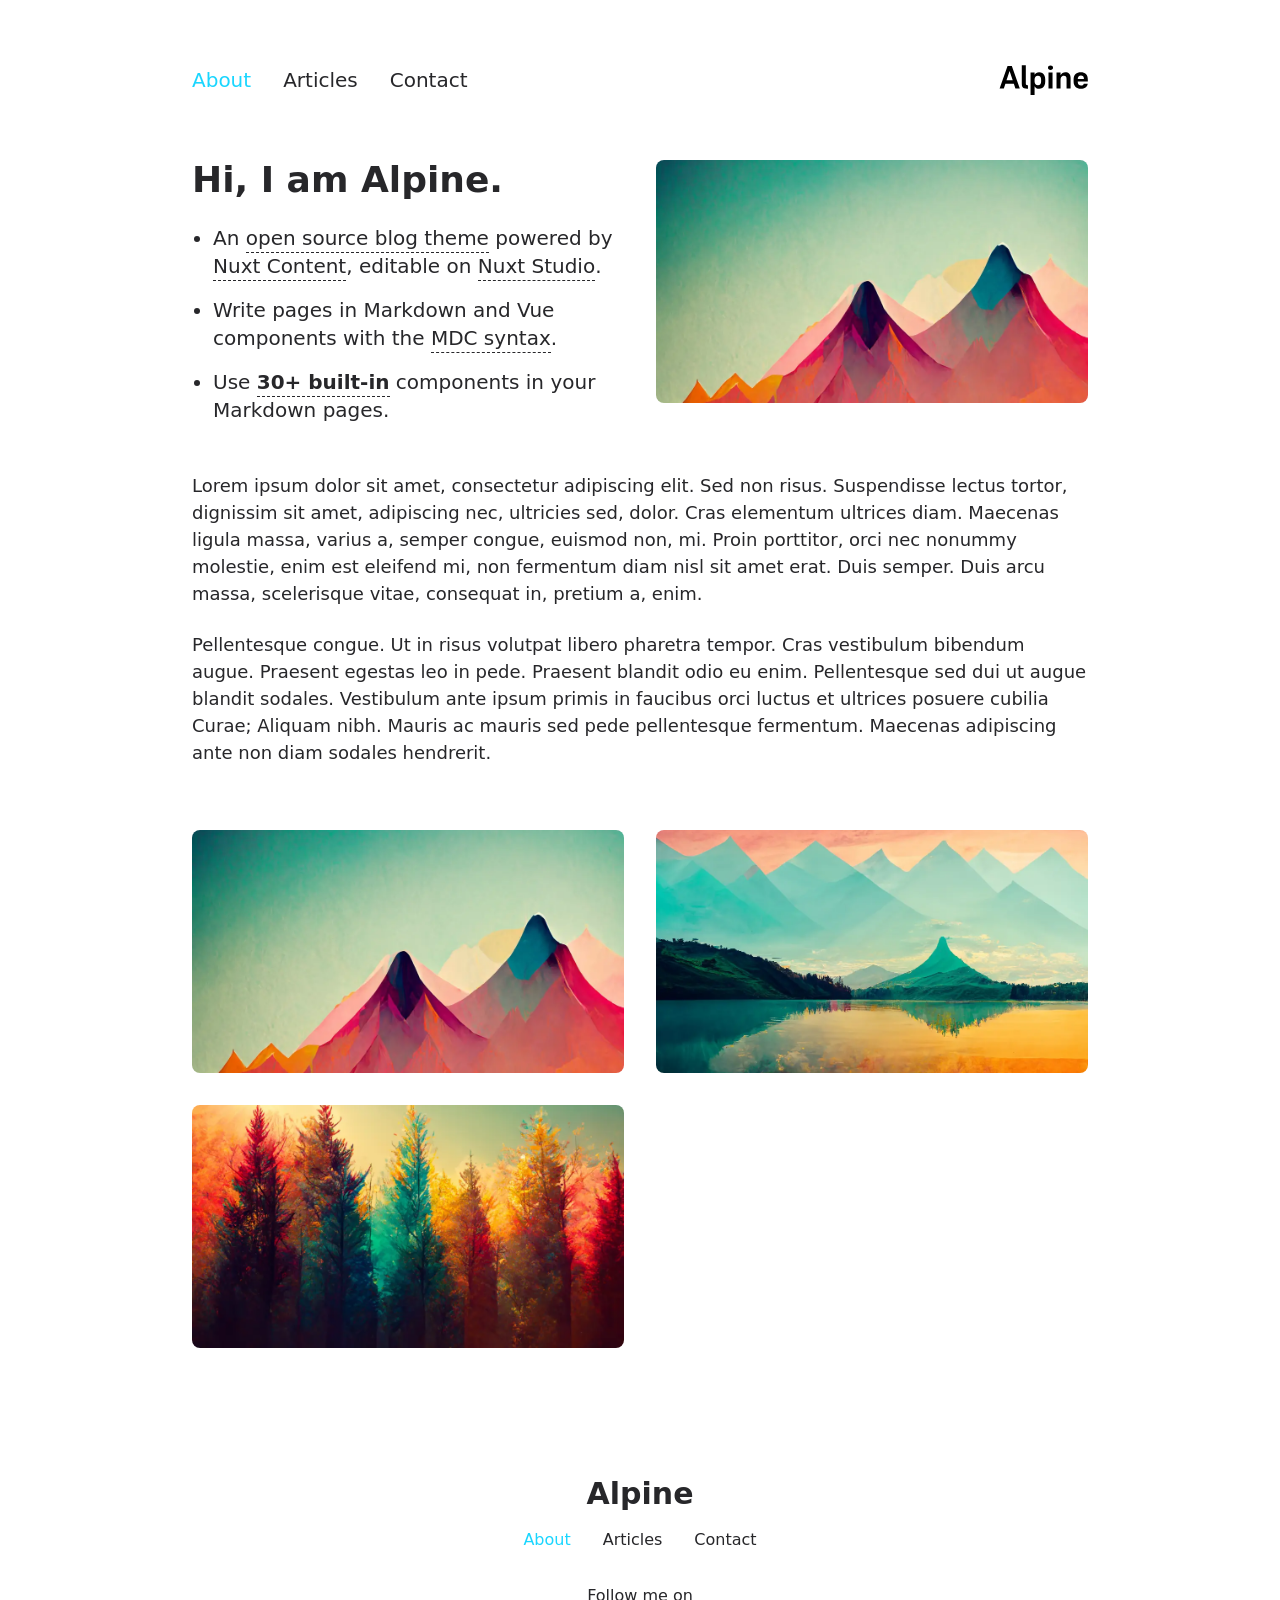
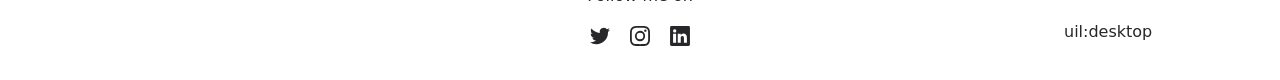
<file: index.html>
<!DOCTYPE html><html lang="en"><head><meta charset="utf-8">
<meta name="viewport" content="width=device-width, initial-scale=1">
<title>Alpine</title>
<meta name="twitter:card" content="summary_large_image">
<meta property="og:image" content="/social-card-preview.png">
<meta property="og:image:width" content="400">
<meta property="og:image:height" content="300">
<meta property="og:image:alt" content="An image showcasing my project.">
<meta property="og:title" content="Alpine">
<meta name="description" content="An open source blog theme powered by Nuxt.">
<meta property="og:description" content="An open source blog theme powered by Nuxt.">
<link rel="preload" as="fetch" crossorigin="anonymous" href="/_payload.json">
<link rel="stylesheet" href="/_nuxt/entry.8NE_guju.css">
<link rel="stylesheet" href="/_nuxt/DocumentDrivenNotFound.n-bBYMyl.css">
<link rel="stylesheet" href="/_nuxt/Hero.ZyTraj1G.css">
<link rel="stylesheet" href="/_nuxt/ProseUl.I7SZkGOF.css">
<link rel="stylesheet" href="/_nuxt/ProseLi.JvGtlh8X.css">
<link rel="stylesheet" href="/_nuxt/ProseA.KSt1KyEu.css">
<link rel="stylesheet" href="/_nuxt/ProseStrong.GTl-jRAc.css">
<link rel="stylesheet" href="/_nuxt/ProseP.qPNhBo8b.css">
<link rel="stylesheet" href="/_nuxt/Gallery.MyTK6Yfk.css">
<link rel="modulepreload" as="script" crossorigin href="/_nuxt/entry.piHMjtJQ.js">
<link rel="modulepreload" as="script" crossorigin href="/_nuxt/NuxtImg.kcbMGlcE.js">
<link rel="modulepreload" as="script" crossorigin href="/_nuxt/document-driven.Oq5_hZie.js">
<link rel="modulepreload" as="script" crossorigin href="/_nuxt/DocumentDrivenEmpty.YyOzFpLK.js">
<link rel="modulepreload" as="script" crossorigin href="/_nuxt/ContentRenderer.9ZOQl4t6.js">
<link rel="modulepreload" as="script" crossorigin href="/_nuxt/ContentRendererMarkdown.vue.kmIV5VAn.js">
<link rel="modulepreload" as="script" crossorigin href="/_nuxt/preview.dbGsIkae.js">
<link rel="modulepreload" as="script" crossorigin href="/_nuxt/DocumentDrivenNotFound.yR5mhhGG.js">
<link rel="modulepreload" as="script" crossorigin href="/_nuxt/default.LOH5PLlu.js">
<link rel="modulepreload" as="script" crossorigin href="/_nuxt/ContentRendererMarkdown._HFHk7zW.js">
<link rel="modulepreload" as="script" crossorigin href="/_nuxt/Hero.dmtTw1t8.js">
<link rel="modulepreload" as="script" crossorigin href="/_nuxt/MDCSlot.cL4qrDrU.js">
<link rel="modulepreload" as="script" crossorigin href="/_nuxt/slot.ZWJsB4KM.js">
<link rel="modulepreload" as="script" crossorigin href="/_nuxt/ProseUl.Z91Ly52c.js">
<link rel="modulepreload" as="script" crossorigin href="/_nuxt/ProseLi.PxjbZ00t.js">
<link rel="modulepreload" as="script" crossorigin href="/_nuxt/ProseA.Wxh8JNDL.js">
<link rel="modulepreload" as="script" crossorigin href="/_nuxt/ProseStrong.nusDAJqe.js">
<link rel="modulepreload" as="script" crossorigin href="/_nuxt/ProseP.xWRhOPv4.js">
<link rel="modulepreload" as="script" crossorigin href="/_nuxt/Gallery.t_nm1cSW.js">
<link rel="prefetch" as="style" href="/_nuxt/article.0f_yxKQu.css">
<link rel="prefetch" as="script" crossorigin href="/_nuxt/article.03e5_qke.js">
<link rel="prefetch" as="script" crossorigin href="/_nuxt/date.3uOv5BcS.js">
<link rel="prefetch" as="script" crossorigin href="/_nuxt/page.PvZ3QvYi.js">
<link rel="prefetch" as="script" crossorigin href="/_nuxt/client-db.ex8mlr6-.js">
<link rel="prefetch" as="script" crossorigin href="/_nuxt/slugify.kIh9Y0xo.js">
<link rel="prefetch" as="style" href="/_nuxt/useStudio.3MfaGMCn.css">
<link rel="prefetch" as="script" crossorigin href="/_nuxt/useStudio._XvwqSln.js">
<link rel="prefetch" as="script" crossorigin href="/_nuxt/query.VLJ2mpmj.js">
<link rel="prefetch" as="style" href="/_nuxt/error-404._LjjY-y0.css">
<link rel="prefetch" as="script" crossorigin href="/_nuxt/error-404.BqSmLY7t.js">
<link rel="prefetch" as="style" href="/_nuxt/error-500.Ke0_YfD7.css">
<link rel="prefetch" as="script" crossorigin href="/_nuxt/error-500.fUy7qoAT.js">
<script type="module" src="/_nuxt/entry.piHMjtJQ.js" crossorigin></script><style id="pinceau-runtime-hydratable">@media{.phy[--]{--puid:vLuzJM-v;}.pv-06_bhb{max-width:var(--elements-container-maxWidth);padding-left:var(--elements-container-padding-mobile);padding-right:var(--elements-container-padding-mobile);}@media (min-width: 475px){.pv-06_bhb{padding-left:var(--elements-container-padding-xs);padding-right:var(--elements-container-padding-xs);}}@media (min-width: 640px){.pv-06_bhb{padding-left:var(--elements-container-padding-sm);padding-right:var(--elements-container-padding-sm);}}@media (min-width: 768px){.pv-06_bhb{padding-left:var(--elements-container-padding-md);padding-right:var(--elements-container-padding-md);}}} @media{.phy[--]{--puid:Lsi_Sm-c;}.pc-Lsi_Sm[data-v-8126db10]{---6-li-cols:2;}} </style><style id="pinceau-theme">@media { :root {--pinceau-mq: initial; --alpine-readableLine: 68ch;--alpine-backdrop-backgroundColor: #f4f4f5b3;--prose-code-inline-padding: 0.2rem 0.375rem 0.2rem 0.375rem;--prose-code-block-backdropFilter: contrast(1);--prose-code-block-border-style: solid;--prose-code-block-border-width: 1px;--prose-tbody-tr-borderBottom-style: dashed;--prose-tbody-tr-borderBottom-width: 1px;--prose-th-textAlign: inherit;--prose-thead-borderBottom-style: solid;--prose-thead-borderBottom-width: 1px;--prose-thead-border-style: solid;--prose-thead-border-width: 0px;--prose-table-textAlign: start;--prose-hr-width: 1px;--prose-hr-style: solid;--prose-li-listStylePosition: outside;--prose-ol-li-markerColor: currentColor;--prose-ol-paddingInlineStart: 21px;--prose-ol-listStyleType: decimal;--prose-ul-li-markerColor: currentColor;--prose-ul-paddingInlineStart: 21px;--prose-ul-listStyleType: disc;--prose-blockquote-border-style: solid;--prose-blockquote-border-width: 4px;--prose-blockquote-quotes: '201C' '201D' '2018' '2019';--prose-blockquote-paddingInlineStart: 24px;--prose-a-code-color-hover: currentColor;--prose-a-code-color-static: currentColor;--prose-a-hasCode-borderBottom: none;--prose-a-border-distance: 2px;--prose-a-border-color-hover: currentColor;--prose-a-border-color-static: currentColor;--prose-a-border-style-hover: solid;--prose-a-border-style-static: dashed;--prose-a-border-width: 1px;--prose-a-color-static: inherit;--prose-a-textDecoration: none;--prose-h6-margin: 3rem 0 2rem;--prose-h5-margin: 3rem 0 2rem;--prose-h4-margin: 3rem 0 2rem;--prose-h3-margin: 3rem 0 2rem;--prose-h2-margin: 3rem 0 2rem;--prose-h1-margin: 0 0 2rem;--prose-p-fontSize: 18px;--typography-lead-loose: 2;--typography-lead-relaxed: 1.625;--typography-lead-normal: 1.5;--typography-lead-snug: 1.375;--typography-lead-tight: 1.25;--typography-lead-none: 1;--typography-lead-10: 2.5rem;--typography-lead-9: 2.25rem;--typography-lead-8: 2rem;--typography-lead-7: 1.75rem;--typography-lead-6: 1.5rem;--typography-lead-5: 1.25rem;--typography-lead-4: 1rem;--typography-lead-3: .75rem;--typography-lead-2: .5rem;--typography-lead-1: .025rem;--typography-fontWeight-black: 900;--typography-fontWeight-extrabold: 800;--typography-fontWeight-bold: 700;--typography-fontWeight-semibold: 600;--typography-fontWeight-medium: 500;--typography-fontWeight-normal: 400;--typography-fontWeight-light: 300;--typography-fontWeight-extralight: 200;--typography-fontWeight-thin: 100;--typography-fontSize-9xl: 128px;--typography-fontSize-8xl: 96px;--typography-fontSize-7xl: 72px;--typography-fontSize-6xl: 60px;--typography-fontSize-5xl: 48px;--typography-fontSize-4xl: 36px;--typography-fontSize-3xl: 30px;--typography-fontSize-2xl: 24px;--typography-fontSize-xl: 20px;--typography-fontSize-lg: 18px;--typography-fontSize-base: 16px;--typography-fontSize-sm: 14px;--typography-fontSize-xs: 12px;--typography-letterSpacing-wide: 0.025em;--typography-letterSpacing-tight: -0.025em;--typography-verticalMargin-base: 24px;--typography-verticalMargin-sm: 16px;--elements-border-secondary-hover: [object Object];--elements-backdrop-background: #fffc;--elements-backdrop-filter: saturate(200%) blur(20px);--elements-container-maxWidth: 64rem;--lead-loose: 2;--lead-relaxed: 1.625;--lead-normal: 1.5;--lead-snug: 1.375;--lead-tight: 1.25;--lead-none: 1;--lead-10: 2.5rem;--lead-9: 2.25rem;--lead-8: 2rem;--lead-7: 1.75rem;--lead-6: 1.5rem;--lead-5: 1.25rem;--lead-4: 1rem;--lead-3: .75rem;--lead-2: .5rem;--lead-1: .025rem;--letterSpacing-widest: 0.1em;--letterSpacing-wider: 0.05em;--letterSpacing-wide: 0.025em;--letterSpacing-normal: 0em;--letterSpacing-tight: -0.025em;--letterSpacing-tighter: -0.05em;--fontSize-9xl: 8rem;--fontSize-8xl: 6rem;--fontSize-7xl: 4.5rem;--fontSize-6xl: 3.75rem;--fontSize-5xl: 3rem;--fontSize-4xl: 2.25rem;--fontSize-3xl: 1.875rem;--fontSize-2xl: 1.5rem;--fontSize-xl: 1.25rem;--fontSize-lg: 1.125rem;--fontSize-base: 1rem;--fontSize-sm: 0.875rem;--fontSize-xs: 0.75rem;--fontWeight-black: 900;--fontWeight-extrabold: 800;--fontWeight-bold: 700;--fontWeight-semibold: 600;--fontWeight-medium: 500;--fontWeight-normal: 400;--fontWeight-light: 300;--fontWeight-extralight: 200;--fontWeight-thin: 100;--font-mono: ui-monospace, SFMono-Regular, Menlo, Monaco, Consolas, Liberation Mono, Courier New, monospace;--font-serif: ui-serif, Georgia, Cambria, Times New Roman, Times, serif;--font-sans: ui-sans-serif, system-ui, -apple-system, BlinkMacSystemFont, Segoe UI, Roboto, Helvetica Neue, Arial, Noto Sans, sans-serif, Apple Color Emoji, Segoe UI Emoji, Segoe UI Symbol, Noto Color Emoji;--opacity-total: 1;--opacity-high: 0.8;--opacity-medium: 0.5;--opacity-soft: 0.3;--opacity-light: 0.15;--opacity-bright: 0.1;--opacity-noOpacity: 0;--borderWidth-lg: 3px;--borderWidth-md: 2px;--borderWidth-sm: 1px;--borderWidth-noBorder: 0;--space-rem-875: 0.875rem;--space-rem-625: 0.625rem;--space-rem-375: 0.375rem;--space-rem-125: 0.125rem;--space-px: 1px;--space-128: 32rem;--space-96: 24rem;--space-80: 20rem;--space-72: 18rem;--space-64: 16rem;--space-60: 15rem;--space-56: 14rem;--space-52: 13rem;--space-48: 12rem;--space-44: 11rem;--space-40: 10rem;--space-36: 9rem;--space-32: 8rem;--space-28: 7rem;--space-24: 6rem;--space-20: 5rem;--space-16: 4rem;--space-14: 3.5rem;--space-12: 3rem;--space-11: 2.75rem;--space-10: 2.5rem;--space-9: 2.25rem;--space-8: 2rem;--space-7: 1.75rem;--space-6: 1.5rem;--space-5: 1.25rem;--space-4: 1rem;--space-3: 0.75rem;--space-2: 0.5rem;--space-1: 0.25rem;--space-0: 0px;--size-full: 100%;--size-7xl: 80rem;--size-6xl: 72rem;--size-5xl: 64rem;--size-4xl: 56rem;--size-3xl: 48rem;--size-2xl: 42rem;--size-xl: 36rem;--size-lg: 32rem;--size-md: 28rem;--size-sm: 24rem;--size-xs: 20rem;--size-200: 200px;--size-104: 104px;--size-80: 80px;--size-64: 64px;--size-56: 56px;--size-48: 48px;--size-40: 40px;--size-32: 32px;--size-24: 24px;--size-20: 20px;--size-16: 16px;--size-12: 12px;--size-8: 8px;--size-6: 6px;--size-4: 4px;--size-2: 2px;--size-0: 0px;--radii-full: 9999px;--radii-3xl: 1.75rem;--radii-2xl: 1.5rem;--radii-xl: 1rem;--radii-lg: 0.75rem;--radii-md: 0.5rem;--radii-sm: 0.375rem;--radii-xs: 0.25rem;--radii-2xs: 0.125rem;--radii-none: 0px;--shadow-none: 0px 0px 0px 0px transparent;--shadow-lg: 0px 10px 15px -3px #000000, 0px 4px 6px -4px #000000;--shadow-md: 0px 4px 6px -1px #000000, 0px 2px 4px -2px #000000;--shadow-sm: 0px 1px 3px 0px #000000, 0px 1px 2px -1px #000000;--shadow-xs: 0px 1px 2px 0px #000000;--height-screen: 100vh;--width-screen: 100vw;--color-primary-900: #002e38;--color-primary-800: #005c70;--color-primary-700: #008aa9;--color-primary-600: #00b9e1;--color-primary-500: #1ad6ff;--color-primary-400: #40ddff;--color-primary-300: #66e4ff;--color-primary-200: #8deaff;--color-primary-100: #b3f1ff;--color-primary-50: #d9f8ff;--color-ruby-900: #380011;--color-ruby-800: #700021;--color-ruby-700: #a90032;--color-ruby-600: #e10043;--color-ruby-500: #ff1a5e;--color-ruby-400: #ff4079;--color-ruby-300: #ff6694;--color-ruby-200: #ff8dae;--color-ruby-100: #ffb3c9;--color-ruby-50: #ffd9e4;--color-pink-900: #380025;--color-pink-800: #70004b;--color-pink-700: #a90070;--color-pink-600: #e10095;--color-pink-500: #ff1ab2;--color-pink-400: #ff40bf;--color-pink-300: #ff66cc;--color-pink-200: #ff8dd8;--color-pink-100: #ffb3e5;--color-pink-50: #ffd9f2;--color-purple-900: #190038;--color-purple-800: #330070;--color-purple-700: #4c00a9;--color-purple-600: #6500e1;--color-purple-500: #811aff;--color-purple-400: #9640ff;--color-purple-300: #ab66ff;--color-purple-200: #c08dff;--color-purple-100: #d5b3ff;--color-purple-50: #ead9ff;--color-royalblue-900: #0b0531;--color-royalblue-800: #160a62;--color-royalblue-700: #211093;--color-royalblue-600: #2c15c4;--color-royalblue-500: #4127e8;--color-royalblue-400: #614bec;--color-royalblue-300: #806ff0;--color-royalblue-200: #a093f3;--color-royalblue-100: #c0b7f7;--color-royalblue-50: #dfdbfb;--color-indigoblue-900: #001238;--color-indigoblue-800: #002370;--color-indigoblue-700: #0035a9;--color-indigoblue-600: #0047e1;--color-indigoblue-500: #1a62ff;--color-indigoblue-400: #407cff;--color-indigoblue-300: #6696ff;--color-indigoblue-200: #8db0ff;--color-indigoblue-100: #b3cbff;--color-indigoblue-50: #d9e5ff;--color-blue-900: #002438;--color-blue-800: #004870;--color-blue-700: #006ca9;--color-blue-600: #0090e1;--color-blue-500: #1aadff;--color-blue-400: #40bbff;--color-blue-300: #66c8ff;--color-blue-200: #8dd6ff;--color-blue-100: #b3e4ff;--color-blue-50: #d9f1ff;--color-lightblue-900: #002e38;--color-lightblue-800: #005c70;--color-lightblue-700: #008aa9;--color-lightblue-600: #00b9e1;--color-lightblue-500: #1ad6ff;--color-lightblue-400: #40ddff;--color-lightblue-300: #66e4ff;--color-lightblue-200: #8deaff;--color-lightblue-100: #b3f1ff;--color-lightblue-50: #d9f8ff;--color-teal-900: #062a28;--color-teal-800: #0b544f;--color-teal-700: #117d77;--color-teal-600: #16a79e;--color-teal-500: #1cd1c6;--color-teal-400: #36e4da;--color-teal-300: #5fe9e1;--color-teal-200: #87efe9;--color-teal-100: #aff4f0;--color-teal-50: #d7faf8;--color-pear-900: #2a2b09;--color-pear-800: #545512;--color-pear-700: #7e801b;--color-pear-600: #a8aa24;--color-pear-500: #d0d32f;--color-pear-400: #d8da52;--color-pear-300: #e0e274;--color-pear-200: #e8e997;--color-pear-100: #eff0ba;--color-pear-50: #f7f8dc;--color-red-900: #380300;--color-red-800: #700700;--color-red-700: #a90a00;--color-red-600: #e10e00;--color-red-500: #ff281a;--color-red-400: #ff4c40;--color-red-300: #ff7066;--color-red-200: #ff948d;--color-red-100: #ffb7b3;--color-red-50: #ffdbd9;--color-orange-900: #381800;--color-orange-800: #702f00;--color-orange-700: #a94700;--color-orange-600: #e15e00;--color-orange-500: #ff7a1a;--color-orange-400: #ff9040;--color-orange-300: #ffa666;--color-orange-200: #ffbd8d;--color-orange-100: #ffd3b3;--color-orange-50: #ffe9d9;--color-yellow-900: #362b03;--color-yellow-800: #6d5605;--color-yellow-700: #a38108;--color-yellow-600: #daac0a;--color-yellow-500: #f5c828;--color-yellow-400: #f7d14c;--color-yellow-300: #f8da70;--color-yellow-200: #fae393;--color-yellow-100: #fcedb7;--color-yellow-50: #fdf6db;--color-green-900: #003f25;--color-green-800: #005e38;--color-green-700: #007e4a;--color-green-600: #009d5d;--color-green-500: #00bd6f;--color-green-400: #00dc82;--color-green-300: #30ffaa;--color-green-200: #83ffcc;--color-green-100: #acffdd;--color-green-50: #d6ffee;--color-gray-900: #18181B;--color-gray-800: #27272A;--color-gray-700: #3f3f46;--color-gray-600: #52525B;--color-gray-500: #71717A;--color-gray-400: #a1a1aa;--color-gray-300: #D4d4d8;--color-gray-200: #e4e4e7;--color-gray-100: #f4f4f5;--color-gray-50: #fafafa;--color-black: #0c0c0d;--color-white: #FFFFFF;--media-portrait: only screen and (orientation: portrait);--media-landscape: only screen and (orientation: landscape);--media-rm: (prefers-reduced-motion: reduce);--media-2xl: (min-width: 1536px);--media-xl: (min-width: 1280px);--media-lg: (min-width: 1024px);--media-md: (min-width: 768px);--media-sm: (min-width: 640px);--media-xs: (min-width: 475px);--alpine-body-color: var(--color-gray-800);--alpine-body-backgroundColor: var(--color-white);--prose-code-inline-fontWeight: var(--typography-fontWeight-normal);--prose-code-inline-fontSize: var(--typography-fontSize-sm);--prose-code-inline-borderRadius: var(--radii-xs);--prose-code-block-pre-padding: var(--typography-verticalMargin-sm);--prose-code-block-margin: var(--typography-verticalMargin-base) 0;--prose-code-block-fontSize: var(--typography-fontSize-sm);--prose-tbody-code-inline-fontSize: var(--typography-fontSize-sm);--prose-tbody-td-padding: var(--typography-verticalMargin-sm);--prose-th-fontWeight: var(--typography-fontWeight-semibold);--prose-th-padding: 0 var(--typography-verticalMargin-sm) var(--typography-verticalMargin-sm) var(--typography-verticalMargin-sm);--prose-table-lineHeight: var(--typography-lead-6);--prose-table-fontSize: var(--typography-fontSize-sm);--prose-table-margin: var(--typography-verticalMargin-base) 0;--prose-hr-margin: var(--typography-verticalMargin-base) 0;--prose-li-margin: var(--typography-verticalMargin-sm) 0;--prose-ol-margin: var(--typography-verticalMargin-base) 0;--prose-ul-margin: var(--typography-verticalMargin-base) 0;--prose-blockquote-margin: var(--typography-verticalMargin-base) 0;--prose-a-code-border-style: var(--prose-a-border-style-static);--prose-a-code-border-width: var(--prose-a-border-width);--prose-a-fontWeight: var(--typography-fontWeight-medium);--prose-img-margin: var(--typography-verticalMargin-base) 0;--prose-strong-fontWeight: var(--typography-fontWeight-semibold);--prose-h6-iconSize: var(--typography-fontSize-base);--prose-h6-fontWeight: var(--typography-fontWeight-semibold);--prose-h6-lineHeight: var(--typography-lead-normal);--prose-h6-fontSize: var(--typography-fontSize-lg);--prose-h5-iconSize: var(--typography-fontSize-lg);--prose-h5-fontWeight: var(--typography-fontWeight-semibold);--prose-h5-lineHeight: var(--typography-lead-snug);--prose-h5-fontSize: var(--typography-fontSize-xl);--prose-h4-iconSize: var(--typography-fontSize-lg);--prose-h4-letterSpacing: var(--typography-letterSpacing-tight);--prose-h4-fontWeight: var(--typography-fontWeight-semibold);--prose-h4-lineHeight: var(--typography-lead-snug);--prose-h4-fontSize: var(--typography-fontSize-2xl);--prose-h3-iconSize: var(--typography-fontSize-xl);--prose-h3-letterSpacing: var(--typography-letterSpacing-tight);--prose-h3-fontWeight: var(--typography-fontWeight-semibold);--prose-h3-lineHeight: var(--typography-lead-snug);--prose-h3-fontSize: var(--typography-fontSize-3xl);--prose-h2-iconSize: var(--typography-fontSize-2xl);--prose-h2-letterSpacing: var(--typography-letterSpacing-tight);--prose-h2-fontWeight: var(--typography-fontWeight-semibold);--prose-h2-lineHeight: var(--typography-lead-tight);--prose-h2-fontSize: var(--typography-fontSize-4xl);--prose-h1-iconSize: var(--typography-fontSize-3xl);--prose-h1-letterSpacing: var(--typography-letterSpacing-tight);--prose-h1-fontWeight: var(--typography-fontWeight-bold);--prose-h1-lineHeight: var(--typography-lead-tight);--prose-h1-fontSize: var(--typography-fontSize-5xl);--prose-p-br-margin: var(--typography-verticalMargin-base) 0 0 0;--prose-p-margin: var(--typography-verticalMargin-base) 0;--prose-p-lineHeight: var(--typography-lead-normal);--typography-color-primary-900: var(--color-primary-900);--typography-color-primary-800: var(--color-primary-800);--typography-color-primary-700: var(--color-primary-700);--typography-color-primary-600: var(--color-primary-600);--typography-color-primary-500: var(--color-primary-500);--typography-color-primary-400: var(--color-primary-400);--typography-color-primary-300: var(--color-primary-300);--typography-color-primary-200: var(--color-primary-200);--typography-color-primary-100: var(--color-primary-100);--typography-color-primary-50: var(--color-primary-50);--typography-font-code: var(--font-mono);--typography-font-body: var(--font-sans);--typography-font-display: var(--font-sans);--typography-body-backgroundColor: var(--color-white);--typography-body-color: var(--color-black);--elements-state-danger-borderColor-secondary: var(--color-red-200);--elements-state-danger-borderColor-primary: var(--color-red-100);--elements-state-danger-backgroundColor-secondary: var(--color-red-100);--elements-state-danger-backgroundColor-primary: var(--color-red-50);--elements-state-danger-color-secondary: var(--color-red-600);--elements-state-danger-color-primary: var(--color-red-500);--elements-state-warning-borderColor-secondary: var(--color-yellow-200);--elements-state-warning-borderColor-primary: var(--color-yellow-100);--elements-state-warning-backgroundColor-secondary: var(--color-yellow-100);--elements-state-warning-backgroundColor-primary: var(--color-yellow-50);--elements-state-warning-color-secondary: var(--color-yellow-700);--elements-state-warning-color-primary: var(--color-yellow-600);--elements-state-success-borderColor-secondary: var(--color-green-200);--elements-state-success-borderColor-primary: var(--color-green-100);--elements-state-success-backgroundColor-secondary: var(--color-green-100);--elements-state-success-backgroundColor-primary: var(--color-green-50);--elements-state-success-color-secondary: var(--color-green-600);--elements-state-success-color-primary: var(--color-green-500);--elements-state-info-borderColor-secondary: var(--color-blue-200);--elements-state-info-borderColor-primary: var(--color-blue-100);--elements-state-info-backgroundColor-secondary: var(--color-blue-100);--elements-state-info-backgroundColor-primary: var(--color-blue-50);--elements-state-info-color-secondary: var(--color-blue-600);--elements-state-info-color-primary: var(--color-blue-500);--elements-state-primary-borderColor-secondary: var(--color-primary-200);--elements-state-primary-borderColor-primary: var(--color-primary-100);--elements-state-primary-backgroundColor-secondary: var(--color-primary-100);--elements-state-primary-backgroundColor-primary: var(--color-primary-50);--elements-state-primary-color-secondary: var(--color-primary-700);--elements-state-primary-color-primary: var(--color-primary-600);--elements-surface-secondary-backgroundColor: var(--color-gray-200);--elements-surface-primary-backgroundColor: var(--color-gray-100);--elements-surface-background-base: var(--color-gray-100);--elements-border-secondary-static: var(--color-gray-200);--elements-border-primary-hover: var(--color-gray-200);--elements-border-primary-static: var(--color-gray-100);--elements-container-padding-md: var(--space-16);--elements-container-padding-sm: var(--space-12);--elements-container-padding-xs: var(--space-8);--elements-container-padding-mobile: var(--space-6);--elements-text-secondary-color-hover: var(--color-gray-700);--elements-text-secondary-color-static: var(--color-gray-500);--elements-text-primary-color-static: var(--color-gray-900);--text-6xl-lineHeight: var(--lead-none);--text-6xl-fontSize: var(--fontSize-6xl);--text-5xl-lineHeight: var(--lead-none);--text-5xl-fontSize: var(--fontSize-5xl);--text-4xl-lineHeight: var(--lead-10);--text-4xl-fontSize: var(--fontSize-4xl);--text-3xl-lineHeight: var(--lead-9);--text-3xl-fontSize: var(--fontSize-3xl);--text-2xl-lineHeight: var(--lead-8);--text-2xl-fontSize: var(--fontSize-2xl);--text-xl-lineHeight: var(--lead-7);--text-xl-fontSize: var(--fontSize-xl);--text-lg-lineHeight: var(--lead-7);--text-lg-fontSize: var(--fontSize-lg);--text-base-lineHeight: var(--lead-6);--text-base-fontSize: var(--fontSize-base);--text-sm-lineHeight: var(--lead-5);--text-sm-fontSize: var(--fontSize-sm);--text-xs-lineHeight: var(--lead-4);--text-xs-fontSize: var(--fontSize-xs);--shadow-2xl: 0px 25px 50px -12px var(--color-gray-900);--shadow-xl: 0px 20px 25px -5px var(--color-gray-400), 0px 8px 10px -6px #000000;--color-secondary-900: var(--color-gray-900);--color-secondary-800: var(--color-gray-800);--color-secondary-700: var(--color-gray-700);--color-secondary-600: var(--color-gray-600);--color-secondary-500: var(--color-gray-500);--color-secondary-400: var(--color-gray-400);--color-secondary-300: var(--color-gray-300);--color-secondary-200: var(--color-gray-200);--color-secondary-100: var(--color-gray-100);--color-secondary-50: var(--color-gray-50);--prose-a-code-background-hover: var(--typography-color-primary-50);--prose-a-code-border-color-hover: var(--typography-color-primary-500);--prose-a-color-hover: var(--typography-color-primary-500);--typography-color-secondary-900: var(--color-secondary-900);--typography-color-secondary-800: var(--color-secondary-800);--typography-color-secondary-700: var(--color-secondary-700);--typography-color-secondary-600: var(--color-secondary-600);--typography-color-secondary-500: var(--color-secondary-500);--typography-color-secondary-400: var(--color-secondary-400);--typography-color-secondary-300: var(--color-secondary-300);--typography-color-secondary-200: var(--color-secondary-200);--typography-color-secondary-100: var(--color-secondary-100);--typography-color-secondary-50: var(--color-secondary-50);--prose-code-inline-backgroundColor: var(--typography-color-secondary-100);--prose-code-inline-color: var(--typography-color-secondary-700);--prose-code-block-backgroundColor: var(--typography-color-secondary-100);--prose-code-block-color: var(--typography-color-secondary-700);--prose-code-block-border-color: var(--typography-color-secondary-200);--prose-tbody-tr-borderBottom-color: var(--typography-color-secondary-200);--prose-th-color: var(--typography-color-secondary-600);--prose-thead-borderBottom-color: var(--typography-color-secondary-200);--prose-thead-border-color: var(--typography-color-secondary-300);--prose-hr-color: var(--typography-color-secondary-200);--prose-blockquote-border-color: var(--typography-color-secondary-200);--prose-blockquote-color: var(--typography-color-secondary-500);--prose-a-code-border-color-static: var(--typography-color-secondary-400); } }@media { :root.dark {--pinceau-mq: dark; --alpine-backdrop-backgroundColor: #18181bb3;--prose-code-block-backdropFilter: contrast(1);--prose-ol-li-markerColor: currentColor;--prose-ul-li-markerColor: currentColor;--prose-a-code-color-hover: currentColor;--prose-a-code-color-static: currentColor;--prose-a-border-color-hover: currentColor;--prose-a-border-color-static: currentColor;--prose-a-color-static: inherit;--elements-backdrop-background: #0c0d0ccc;--alpine-body-color: var(--color-gray-200);--alpine-body-backgroundColor: var(--color-black);--typography-body-backgroundColor: var(--color-black);--typography-body-color: var(--color-white);--elements-state-danger-borderColor-secondary: var(--color-red-700);--elements-state-danger-borderColor-primary: var(--color-red-800);--elements-state-danger-backgroundColor-secondary: var(--color-red-800);--elements-state-danger-backgroundColor-primary: var(--color-red-900);--elements-state-danger-color-secondary: var(--color-red-200);--elements-state-danger-color-primary: var(--color-red-300);--elements-state-warning-borderColor-secondary: var(--color-yellow-700);--elements-state-warning-borderColor-primary: var(--color-yellow-800);--elements-state-warning-backgroundColor-secondary: var(--color-yellow-800);--elements-state-warning-backgroundColor-primary: var(--color-yellow-900);--elements-state-warning-color-secondary: var(--color-yellow-200);--elements-state-warning-color-primary: var(--color-yellow-400);--elements-state-success-borderColor-secondary: var(--color-green-700);--elements-state-success-borderColor-primary: var(--color-green-800);--elements-state-success-backgroundColor-secondary: var(--color-green-800);--elements-state-success-backgroundColor-primary: var(--color-green-900);--elements-state-success-color-secondary: var(--color-green-200);--elements-state-success-color-primary: var(--color-green-400);--elements-state-info-borderColor-secondary: var(--color-blue-700);--elements-state-info-borderColor-primary: var(--color-blue-800);--elements-state-info-backgroundColor-secondary: var(--color-blue-800);--elements-state-info-backgroundColor-primary: var(--color-blue-900);--elements-state-info-color-secondary: var(--color-blue-200);--elements-state-info-color-primary: var(--color-blue-400);--elements-state-primary-borderColor-secondary: var(--color-primary-700);--elements-state-primary-borderColor-primary: var(--color-primary-800);--elements-state-primary-backgroundColor-secondary: var(--color-primary-800);--elements-state-primary-backgroundColor-primary: var(--color-primary-900);--elements-state-primary-color-secondary: var(--color-primary-200);--elements-state-primary-color-primary: var(--color-primary-400);--elements-surface-secondary-backgroundColor: var(--color-gray-800);--elements-surface-primary-backgroundColor: var(--color-gray-900);--elements-surface-background-base: var(--color-gray-900);--elements-border-secondary-static: var(--color-gray-800);--elements-border-primary-hover: var(--color-gray-800);--elements-border-primary-static: var(--color-gray-900);--elements-text-secondary-color-hover: var(--color-gray-200);--elements-text-secondary-color-static: var(--color-gray-400);--elements-text-primary-color-static: var(--color-gray-50);--prose-a-code-background-hover: var(--typography-color-primary-900);--prose-a-code-border-color-hover: var(--typography-color-primary-600);--prose-a-color-hover: var(--typography-color-primary-400);--prose-code-inline-backgroundColor: var(--typography-color-secondary-800);--prose-code-inline-color: var(--typography-color-secondary-200);--prose-code-block-backgroundColor: var(--typography-color-secondary-900);--prose-code-block-color: var(--typography-color-secondary-200);--prose-code-block-border-color: var(--typography-color-secondary-800);--prose-tbody-tr-borderBottom-color: var(--typography-color-secondary-800);--prose-th-color: var(--typography-color-secondary-400);--prose-thead-borderBottom-color: var(--typography-color-secondary-800);--prose-thead-border-color: var(--typography-color-secondary-600);--prose-hr-color: var(--typography-color-secondary-800);--prose-blockquote-border-color: var(--typography-color-secondary-700);--prose-blockquote-color: var(--typography-color-secondary-400);--prose-a-code-border-color-static: var(--typography-color-secondary-600); } }</style><script>"use strict";(()=>{const a=window,e=document.documentElement,m=["dark","light"],c=window&&window.localStorage&&window.localStorage.getItem&&window.localStorage.getItem("nuxt-color-mode")||"system";let n=c==="system"?d():c;const l=e.getAttribute("data-color-mode-forced");l&&(n=l),i(n),a["__NUXT_COLOR_MODE__"]={preference:c,value:n,getColorScheme:d,addColorScheme:i,removeColorScheme:f};function i(o){const t=""+o+"",s="";e.classList?e.classList.add(t):e.className+=" "+t,s&&e.setAttribute("data-"+s,o)}function f(o){const t=""+o+"",s="";e.classList?e.classList.remove(t):e.className=e.className.replace(new RegExp(t,"g"),""),s&&e.removeAttribute("data-"+s)}function r(o){return a.matchMedia("(prefers-color-scheme"+o+")")}function d(){if(a.matchMedia&&r("").media!=="not all"){for(const o of m)if(r(":"+o).matches)return o}return"light"}})();
</script></head><body><div id="__nuxt"><div class="container pv-06_bhb pc-vLuzJM app-layout" data-v-6421c844 data-v-0ef1b576><!--[--><div class="nuxt-progress" style="width:0%;height:3px;opacity:0;background-size:Infinity% auto;" data-v-6421c844></div><header class="right" data-v-6421c844 data-v-2034c1c6><div class="menu" data-v-2034c1c6><button aria-label="Navigation Menu" data-v-2034c1c6><svg width="24" height="24" viewBox="0 0 68 68" fill="currentColor" xmlns="http://www.w3.org/2000/svg" data-v-2034c1c6><path d="M8 34C8 32.1362 8 31.2044 8.30448 30.4693C8.71046 29.4892 9.48915 28.7105 10.4693 28.3045C11.2044 28 12.1362 28 14 28C15.8638 28 16.7956 28 17.5307 28.3045C18.5108 28.7105 19.2895 29.4892 19.6955 30.4693C20 31.2044 20 32.1362 20 34C20 35.8638 20 36.7956 19.6955 37.5307C19.2895 38.5108 18.5108 39.2895 17.5307 39.6955C16.7956 40 15.8638 40 14 40C12.1362 40 11.2044 40 10.4693 39.6955C9.48915 39.2895 8.71046 38.5108 8.30448 37.5307C8 36.7956 8 35.8638 8 34Z" data-v-2034c1c6></path><path d="M28 34C28 32.1362 28 31.2044 28.3045 30.4693C28.7105 29.4892 29.4892 28.7105 30.4693 28.3045C31.2044 28 32.1362 28 34 28C35.8638 28 36.7956 28 37.5307 28.3045C38.5108 28.7105 39.2895 29.4892 39.6955 30.4693C40 31.2044 40 32.1362 40 34C40 35.8638 40 36.7956 39.6955 37.5307C39.2895 38.5108 38.5108 39.2895 37.5307 39.6955C36.7956 40 35.8638 40 34 40C32.1362 40 31.2044 40 30.4693 39.6955C29.4892 39.2895 28.7105 38.5108 28.3045 37.5307C28 36.7956 28 35.8638 28 34Z" data-v-2034c1c6></path><path d="M48 34C48 32.1362 48 31.2044 48.3045 30.4693C48.7105 29.4892 49.4892 28.7105 50.4693 28.3045C51.2044 28 52.1362 28 54 28C55.8638 28 56.7956 28 57.5307 28.3045C58.5108 28.7105 59.2895 29.4892 59.6955 30.4693C60 31.2044 60 32.1362 60 34C60 35.8638 60 36.7956 59.6955 37.5307C59.2895 38.5108 58.5108 39.2895 57.5307 39.6955C56.7956 40 55.8638 40 54 40C52.1362 40 51.2044 40 50.4693 39.6955C49.4892 39.2895 48.7105 38.5108 48.3045 37.5307C48 36.7956 48 35.8638 48 34Z" data-v-2034c1c6></path></svg></button></div><div class="overlay" data-v-2034c1c6><nav data-v-2034c1c6 data-v-75869721><ul data-v-75869721><!--[--><li data-v-75869721><a aria-current="page" href="/" class="router-link-active router-link-exact-active" data-v-75869721><span class="underline-fx" data-v-75869721></span> About</a></li><li data-v-75869721><a href="/articles" class="" data-v-75869721><span class="underline-fx" data-v-75869721></span> Articles</a></li><li data-v-75869721><a href="/contact" class="" data-v-75869721><span class="underline-fx" data-v-75869721></span> Contact</a></li><!--]--></ul></nav></div><div class="logo" data-v-2034c1c6><a aria-current="page" href="/" class="router-link-active router-link-exact-active" data-v-2034c1c6><img src="/logo-dark.svg" class="dark-img" alt="alpine" width="89" height="31" data-v-2034c1c6><img src="/logo.svg" class="light-img" alt="alpine" width="89" height="31" data-v-2034c1c6></a></div><div class="main-nav" data-v-2034c1c6><nav data-v-2034c1c6 data-v-75869721><ul data-v-75869721><!--[--><li data-v-75869721><a aria-current="page" href="/" class="router-link-active router-link-exact-active" data-v-75869721><span class="underline-fx" data-v-75869721></span> About</a></li><li data-v-75869721><a href="/articles" class="" data-v-75869721><span class="underline-fx" data-v-75869721></span> Articles</a></li><li data-v-75869721><a href="/contact" class="" data-v-75869721><span class="underline-fx" data-v-75869721></span> Contact</a></li><!--]--></ul></nav></div></header><!--[--><div class="document-driven-page"><main><!--[--><div><section class="hero" data-v-b80f3750><div class="layout" data-v-b80f3750><div class="content" data-v-b80f3750><div class="title" data-v-b80f3750><!--[-->Hi, I am Alpine.<!--]--></div><div class="description" data-v-b80f3750><!--[--><ul data-v-a0bde633><!--[--><li data-v-b80c763f><!--[-->An <a href="https://github.com/nuxt-themes/alpine" rel="nofollow" data-v-a0546f4c><!--[-->open source blog theme<!--]--></a> powered by <a href="https://content.nuxtjs.org" rel="nofollow" data-v-a0546f4c><!--[-->Nuxt Content<!--]--></a>, editable on <a href="https://nuxt.studio" rel="nofollow" data-v-a0546f4c><!--[-->Nuxt Studio<!--]--></a>.<!--]--></li><li data-v-b80c763f><!--[-->Write pages in Markdown and Vue components with the <a href="https://content.nuxtjs.org/guide/writing/mdc" rel="nofollow" data-v-a0546f4c><!--[-->MDC syntax<!--]--></a>.<!--]--></li><li data-v-b80c763f><!--[-->Use <a href="https://elements.nuxt.space" rel="nofollow" data-v-a0546f4c><!--[--><strong data-v-67deca71><!--[-->30+ built-in<!--]--></strong><!--]--></a> components in your Markdown pages.<!--]--></li><!--]--></ul><!--]--></div></div><img src="/alpine-0.webp" class="right" alt="Hero Image" width="16" height="9" data-v-b80f3750></div></section><p data-v-15e6ff39><!--[-->Lorem ipsum dolor sit amet, consectetur adipiscing elit. Sed non risus. Suspendisse lectus tortor, dignissim sit amet, adipiscing nec, ultricies sed, dolor. Cras elementum ultrices diam. Maecenas ligula massa, varius a, semper congue, euismod non, mi. Proin porttitor, orci nec nonummy molestie, enim est eleifend mi, non fermentum diam nisl sit amet erat. Duis semper. Duis arcu massa, scelerisque vitae, consequat in, pretium a, enim.<!--]--></p><p data-v-15e6ff39><!--[-->Pellentesque congue. Ut in risus volutpat libero pharetra tempor. Cras vestibulum bibendum augue. Praesent egestas leo in pede. Praesent blandit odio eu enim. Pellentesque sed dui ut augue blandit sodales. Vestibulum ante ipsum primis in faucibus orci luctus et ultrices posuere cubilia Curae; Aliquam nibh. Mauris ac mauris sed pede pellentesque fermentum. Maecenas adipiscing ante non diam sodales hendrerit.<!--]--></p><section class="gallery pc-Lsi_Sm" data-v-8126db10><div class="layout" data-v-8126db10><!--[--><img src="/alpine-0.webp" width="16" height="9" data-v-8126db10><img src="/alpine-1.webp" width="16" height="9" data-v-8126db10><img src="/alpine-2.webp" width="16" height="9" data-v-8126db10><!--]--></div></section></div><!--]--></main></div><!--]--><footer class="center" data-v-6421c844 data-v-c7660544><a href="https://www.github.com/nuxt-themes/alpine" rel="noopener noreferrer" class="credits" data-v-c7660544>Alpine</a><div class="navigation" data-v-c7660544><nav data-v-c7660544 data-v-75869721><ul data-v-75869721><!--[--><li data-v-75869721><a aria-current="page" href="/" class="router-link-active router-link-exact-active" data-v-75869721><span class="underline-fx" data-v-75869721></span> About</a></li><li data-v-75869721><a href="/articles" class="" data-v-75869721><span class="underline-fx" data-v-75869721></span> Articles</a></li><li data-v-75869721><a href="/contact" class="" data-v-75869721><span class="underline-fx" data-v-75869721></span> Contact</a></li><!--]--></ul></nav></div><p class="message" data-v-c7660544>Follow me on</p><div class="icons" data-v-c7660544><div class="social" data-v-c7660544><!--[--><a href="https://twitter.com/nuxtlabs" rel="noopener noreferrer" target="_blank" title="nuxtlabs" aria-label="nuxtlabs" data-v-fb60acf9><svg xmlns="http://www.w3.org/2000/svg" xmlns:xlink="http://www.w3.org/1999/xlink" aria-hidden="true" role="img" class="icon" data-v-fb60acf9 style="" width="1em" height="1em" viewBox="0 0 24 24" data-v-ecaac7a6><path fill="currentColor" d="M22 5.8a8.49 8.49 0 0 1-2.36.64a4.13 4.13 0 0 0 1.81-2.27a8.21 8.21 0 0 1-2.61 1a4.1 4.1 0 0 0-7 3.74a11.64 11.64 0 0 1-8.45-4.29a4.16 4.16 0 0 0-.55 2.07a4.09 4.09 0 0 0 1.82 3.41a4.05 4.05 0 0 1-1.86-.51v.05a4.1 4.1 0 0 0 3.3 4a3.93 3.93 0 0 1-1.1.17a4.9 4.9 0 0 1-.77-.07a4.11 4.11 0 0 0 3.83 2.84A8.22 8.22 0 0 1 3 18.34a7.93 7.93 0 0 1-1-.06a11.57 11.57 0 0 0 6.29 1.85A11.59 11.59 0 0 0 20 8.45v-.53a8.43 8.43 0 0 0 2-2.12"/></svg></a><a href="https://instagram.com/atinuxt" rel="noopener noreferrer" target="_blank" title="atinuxt" aria-label="atinuxt" data-v-fb60acf9><svg xmlns="http://www.w3.org/2000/svg" xmlns:xlink="http://www.w3.org/1999/xlink" aria-hidden="true" role="img" class="icon" data-v-fb60acf9 style="" width="1em" height="1em" viewBox="0 0 24 24" data-v-ecaac7a6><path fill="currentColor" d="M17.34 5.46a1.2 1.2 0 1 0 1.2 1.2a1.2 1.2 0 0 0-1.2-1.2m4.6 2.42a7.59 7.59 0 0 0-.46-2.43a4.94 4.94 0 0 0-1.16-1.77a4.7 4.7 0 0 0-1.77-1.15a7.3 7.3 0 0 0-2.43-.47C15.06 2 14.72 2 12 2s-3.06 0-4.12.06a7.3 7.3 0 0 0-2.43.47a4.78 4.78 0 0 0-1.77 1.15a4.7 4.7 0 0 0-1.15 1.77a7.3 7.3 0 0 0-.47 2.43C2 8.94 2 9.28 2 12s0 3.06.06 4.12a7.3 7.3 0 0 0 .47 2.43a4.7 4.7 0 0 0 1.15 1.77a4.78 4.78 0 0 0 1.77 1.15a7.3 7.3 0 0 0 2.43.47C8.94 22 9.28 22 12 22s3.06 0 4.12-.06a7.3 7.3 0 0 0 2.43-.47a4.7 4.7 0 0 0 1.77-1.15a4.85 4.85 0 0 0 1.16-1.77a7.59 7.59 0 0 0 .46-2.43c0-1.06.06-1.4.06-4.12s0-3.06-.06-4.12M20.14 16a5.61 5.61 0 0 1-.34 1.86a3.06 3.06 0 0 1-.75 1.15a3.19 3.19 0 0 1-1.15.75a5.61 5.61 0 0 1-1.86.34c-1 .05-1.37.06-4 .06s-3 0-4-.06a5.73 5.73 0 0 1-1.94-.3a3.27 3.27 0 0 1-1.1-.75a3 3 0 0 1-.74-1.15a5.54 5.54 0 0 1-.4-1.9c0-1-.06-1.37-.06-4s0-3 .06-4a5.54 5.54 0 0 1 .35-1.9A3 3 0 0 1 5 5a3.14 3.14 0 0 1 1.1-.8A5.73 5.73 0 0 1 8 3.86c1 0 1.37-.06 4-.06s3 0 4 .06a5.61 5.61 0 0 1 1.86.34a3.06 3.06 0 0 1 1.19.8a3.06 3.06 0 0 1 .75 1.1a5.61 5.61 0 0 1 .34 1.9c.05 1 .06 1.37.06 4s-.01 3-.06 4M12 6.87A5.13 5.13 0 1 0 17.14 12A5.12 5.12 0 0 0 12 6.87m0 8.46A3.33 3.33 0 1 1 15.33 12A3.33 3.33 0 0 1 12 15.33"/></svg></a><a href="https://www.linkedin.com/company/nuxtlabs" rel="noopener noreferrer" target="_blank" title="LinkedIn" aria-label="LinkedIn" data-v-fb60acf9><svg xmlns="http://www.w3.org/2000/svg" xmlns:xlink="http://www.w3.org/1999/xlink" aria-hidden="true" role="img" class="icon" data-v-fb60acf9 style="" width="1em" height="1em" viewBox="0 0 24 24" data-v-ecaac7a6><path fill="currentColor" d="M20.47 2H3.53a1.45 1.45 0 0 0-1.47 1.43v17.14A1.45 1.45 0 0 0 3.53 22h16.94a1.45 1.45 0 0 0 1.47-1.43V3.43A1.45 1.45 0 0 0 20.47 2M8.09 18.74h-3v-9h3ZM6.59 8.48a1.56 1.56 0 1 1 0-3.12a1.57 1.57 0 1 1 0 3.12m12.32 10.26h-3v-4.83c0-1.21-.43-2-1.52-2A1.65 1.65 0 0 0 12.85 13a2 2 0 0 0-.1.73v5h-3v-9h3V11a3 3 0 0 1 2.71-1.5c2 0 3.45 1.29 3.45 4.06Z"/></svg></a><!--]--></div><div class="color-mode-switch" data-v-c7660544><button aria-label="Color Mode" data-v-c7660544 data-v-3fc750bd><span data-v-3fc750bd></span></button></div></div></footer><!--]--></div></div><script type="application/json" id="__NUXT_DATA__" data-ssr="true" data-src="/_payload.json">[{"state":1,"once":176,"_errors":178,"serverRendered":146,"path":7,"prerenderedAt":180},["Reactive",2],{"$sdd-pages":3,"$sdd-surrounds":131,"$sdd-globals":142,"$scolor-mode":144,"$sdd-navigation":147,"$sicons":167},["ShallowRef",4],["ShallowReactive",5],{"/":6},{"_path":7,"_dir":8,"_draft":9,"_partial":9,"_locale":8,"title":10,"description":11,"layout":12,"head":13,"body":15,"_type":126,"_id":127,"_source":128,"_file":129,"_extension":130},"/","",false,"About","An open source blog theme powered by Nuxt.","default",{"title":14},"Alpine",{"type":16,"children":17,"toc":123},"root",[18,108,113,118],{"type":19,"tag":20,"props":21,"children":23},"element","hero",{"image":22},"/alpine-0.webp",[24,35],{"type":19,"tag":25,"props":26,"children":27},"template",{"v-slot:title":8},[28],{"type":19,"tag":29,"props":30,"children":31},"p",{},[32],{"type":33,"value":34},"text","Hi, I am Alpine.",{"type":19,"tag":25,"props":36,"children":37},{"v-slot:description":8},[38],{"type":19,"tag":39,"props":40,"children":41},"ul",{},[42,77,90],{"type":19,"tag":43,"props":44,"children":45},"li",{},[46,48,57,59,66,68,75],{"type":33,"value":47},"An ",{"type":19,"tag":49,"props":50,"children":54},"a",{"href":51,"rel":52},"https://github.com/nuxt-themes/alpine",[53],"nofollow",[55],{"type":33,"value":56},"open source blog theme",{"type":33,"value":58}," powered by ",{"type":19,"tag":49,"props":60,"children":63},{"href":61,"rel":62},"https://content.nuxtjs.org",[53],[64],{"type":33,"value":65},"Nuxt Content",{"type":33,"value":67},", editable on ",{"type":19,"tag":49,"props":69,"children":72},{"href":70,"rel":71},"https://nuxt.studio",[53],[73],{"type":33,"value":74},"Nuxt Studio",{"type":33,"value":76},".",{"type":19,"tag":43,"props":78,"children":79},{},[80,82,89],{"type":33,"value":81},"Write pages in Markdown and Vue components with the ",{"type":19,"tag":49,"props":83,"children":86},{"href":84,"rel":85},"https://content.nuxtjs.org/guide/writing/mdc",[53],[87],{"type":33,"value":88},"MDC syntax",{"type":33,"value":76},{"type":19,"tag":43,"props":91,"children":92},{},[93,95,106],{"type":33,"value":94},"Use ",{"type":19,"tag":49,"props":96,"children":99},{"href":97,"rel":98},"https://elements.nuxt.space",[53],[100],{"type":19,"tag":101,"props":102,"children":103},"strong",{},[104],{"type":33,"value":105},"30+ built-in",{"type":33,"value":107}," components in your Markdown pages.",{"type":19,"tag":29,"props":109,"children":110},{},[111],{"type":33,"value":112},"Lorem ipsum dolor sit amet, consectetur adipiscing elit. Sed non risus. Suspendisse lectus tortor, dignissim sit amet, adipiscing nec, ultricies sed, dolor. Cras elementum ultrices diam. Maecenas ligula massa, varius a, semper congue, euismod non, mi. Proin porttitor, orci nec nonummy molestie, enim est eleifend mi, non fermentum diam nisl sit amet erat. Duis semper. Duis arcu massa, scelerisque vitae, consequat in, pretium a, enim.",{"type":19,"tag":29,"props":114,"children":115},{},[116],{"type":33,"value":117},"Pellentesque congue. Ut in risus volutpat libero pharetra tempor. Cras vestibulum bibendum augue. Praesent egestas leo in pede. Praesent blandit odio eu enim. Pellentesque sed dui ut augue blandit sodales. Vestibulum ante ipsum primis in faucibus orci luctus et ultrices posuere cubilia Curae; Aliquam nibh. Mauris ac mauris sed pede pellentesque fermentum. Maecenas adipiscing ante non diam sodales hendrerit.",{"type":19,"tag":119,"props":120,"children":122},"gallery",{":images":121},"[\"/alpine-0.webp\",\"/alpine-1.webp\",\"/alpine-2.webp\"]",[],{"title":8,"searchDepth":124,"depth":124,"links":125},2,[],"markdown","content:1.index.md","content","1.index.md","md",["ShallowRef",132],["ShallowReactive",133],{"/":134},[135,136],null,{"_path":137,"_dir":8,"_draft":9,"_partial":9,"_locale":8,"title":138,"description":8,"layout":139,"_type":126,"_id":140,"_source":128,"_file":141,"_extension":130},"/articles","Articles","page","content:2.articles.md","2.articles.md",["ShallowRef",143],{},{"preference":145,"value":145,"unknown":146,"forced":9},"system",true,[148,149,164],{"title":10,"_path":7,"layout":12},{"title":138,"_path":137,"children":150,"layout":139},[151,155,158,161],{"title":152,"_path":153,"layout":154},"Get started with Alpine","/articles/get-started","article",{"title":156,"_path":157,"layout":154},"Configure Alpine","/articles/configure",{"title":159,"_path":160,"layout":154},"Write Articles","/articles/write-articles",{"title":162,"_path":163,"layout":154},"Customize Alpine","/articles/design-tokens",{"title":165,"_path":166,"layout":12},"Contact","/contact",{"uil:twitter":168,"uil:instagram":172,"uil:linkedin":174},{"left":169,"top":169,"width":170,"height":170,"rotate":169,"vFlip":9,"hFlip":9,"body":171},0,24,"\u003Cpath fill=\"currentColor\" d=\"M22 5.8a8.49 8.49 0 0 1-2.36.64a4.13 4.13 0 0 0 1.81-2.27a8.21 8.21 0 0 1-2.61 1a4.1 4.1 0 0 0-7 3.74a11.64 11.64 0 0 1-8.45-4.29a4.16 4.16 0 0 0-.55 2.07a4.09 4.09 0 0 0 1.82 3.41a4.05 4.05 0 0 1-1.86-.51v.05a4.1 4.1 0 0 0 3.3 4a3.93 3.93 0 0 1-1.1.17a4.9 4.9 0 0 1-.77-.07a4.11 4.11 0 0 0 3.83 2.84A8.22 8.22 0 0 1 3 18.34a7.93 7.93 0 0 1-1-.06a11.57 11.57 0 0 0 6.29 1.85A11.59 11.59 0 0 0 20 8.45v-.53a8.43 8.43 0 0 0 2-2.12\"/>",{"left":169,"top":169,"width":170,"height":170,"rotate":169,"vFlip":9,"hFlip":9,"body":173},"\u003Cpath fill=\"currentColor\" d=\"M17.34 5.46a1.2 1.2 0 1 0 1.2 1.2a1.2 1.2 0 0 0-1.2-1.2m4.6 2.42a7.59 7.59 0 0 0-.46-2.43a4.94 4.94 0 0 0-1.16-1.77a4.7 4.7 0 0 0-1.77-1.15a7.3 7.3 0 0 0-2.43-.47C15.06 2 14.72 2 12 2s-3.06 0-4.12.06a7.3 7.3 0 0 0-2.43.47a4.78 4.78 0 0 0-1.77 1.15a4.7 4.7 0 0 0-1.15 1.77a7.3 7.3 0 0 0-.47 2.43C2 8.94 2 9.28 2 12s0 3.06.06 4.12a7.3 7.3 0 0 0 .47 2.43a4.7 4.7 0 0 0 1.15 1.77a4.78 4.78 0 0 0 1.77 1.15a7.3 7.3 0 0 0 2.43.47C8.94 22 9.28 22 12 22s3.06 0 4.12-.06a7.3 7.3 0 0 0 2.43-.47a4.7 4.7 0 0 0 1.77-1.15a4.85 4.85 0 0 0 1.16-1.77a7.59 7.59 0 0 0 .46-2.43c0-1.06.06-1.4.06-4.12s0-3.06-.06-4.12M20.14 16a5.61 5.61 0 0 1-.34 1.86a3.06 3.06 0 0 1-.75 1.15a3.19 3.19 0 0 1-1.15.75a5.61 5.61 0 0 1-1.86.34c-1 .05-1.37.06-4 .06s-3 0-4-.06a5.73 5.73 0 0 1-1.94-.3a3.27 3.27 0 0 1-1.1-.75a3 3 0 0 1-.74-1.15a5.54 5.54 0 0 1-.4-1.9c0-1-.06-1.37-.06-4s0-3 .06-4a5.54 5.54 0 0 1 .35-1.9A3 3 0 0 1 5 5a3.14 3.14 0 0 1 1.1-.8A5.73 5.73 0 0 1 8 3.86c1 0 1.37-.06 4-.06s3 0 4 .06a5.61 5.61 0 0 1 1.86.34a3.06 3.06 0 0 1 1.19.8a3.06 3.06 0 0 1 .75 1.1a5.61 5.61 0 0 1 .34 1.9c.05 1 .06 1.37.06 4s-.01 3-.06 4M12 6.87A5.13 5.13 0 1 0 17.14 12A5.12 5.12 0 0 0 12 6.87m0 8.46A3.33 3.33 0 1 1 15.33 12A3.33 3.33 0 0 1 12 15.33\"/>",{"left":169,"top":169,"width":170,"height":170,"rotate":169,"vFlip":9,"hFlip":9,"body":175},"\u003Cpath fill=\"currentColor\" d=\"M20.47 2H3.53a1.45 1.45 0 0 0-1.47 1.43v17.14A1.45 1.45 0 0 0 3.53 22h16.94a1.45 1.45 0 0 0 1.47-1.43V3.43A1.45 1.45 0 0 0 20.47 2M8.09 18.74h-3v-9h3ZM6.59 8.48a1.56 1.56 0 1 1 0-3.12a1.57 1.57 0 1 1 0 3.12m12.32 10.26h-3v-4.83c0-1.21-.43-2-1.52-2A1.65 1.65 0 0 0 12.85 13a2 2 0 0 0-.1.73v5h-3v-9h3V11a3 3 0 0 1 2.71-1.5c2 0 3.45 1.29 3.45 4.06Z\"/>",["Reactive",177],["Set"],["Reactive",179],{},1705079146133]</script>
<script>window.__NUXT__={};window.__NUXT__.config={public:{FORMSPREE_URL:"",plausible:{hashMode:false,trackLocalhost:false,domain:"",apiHost:"https://plausible.io",autoPageviews:true,autoOutboundTracking:false},studio:{apiURL:"https://api.nuxt.studio"},mdc:{components:{prose:true,map:{p:"prose-p",a:"prose-a",blockquote:"prose-blockquote","code-inline":"prose-code-inline",code:"ProseCodeInline",em:"prose-em",h1:"prose-h1",h2:"prose-h2",h3:"prose-h3",h4:"prose-h4",h5:"prose-h5",h6:"prose-h6",hr:"prose-hr",img:"prose-img",ul:"prose-ul",ol:"prose-ol",li:"prose-li",strong:"prose-strong",table:"prose-table",thead:"prose-thead",tbody:"prose-tbody",td:"prose-td",th:"prose-th",tr:"prose-tr"}},headings:{anchorLinks:{h1:false,h2:true,h3:true,h4:true,h5:false,h6:false}}},content:{locales:[],defaultLocale:"",integrity:1705079121849,experimental:{stripQueryParameters:false,advanceQuery:false,clientDB:false},respectPathCase:false,api:{baseURL:"/api/_content"},navigation:{fields:["navTitle","layout"]},tags:{p:"prose-p",a:"prose-a",blockquote:"prose-blockquote","code-inline":"prose-code-inline",code:"ProseCodeInline",em:"prose-em",h1:"prose-h1",h2:"prose-h2",h3:"prose-h3",h4:"prose-h4",h5:"prose-h5",h6:"prose-h6",hr:"prose-hr",img:"prose-img",ul:"prose-ul",ol:"prose-ol",li:"prose-li",strong:"prose-strong",table:"prose-table",thead:"prose-thead",tbody:"prose-tbody",td:"prose-td",th:"prose-th",tr:"prose-tr"},highlight:{theme:{default:"github-light",dark:"github-dark"},preload:["json","js","ts","html","css","vue","diff","shell","markdown","yaml","bash","ini","c","cpp"]},wsUrl:"",documentDriven:{page:true,navigation:true,surround:true,globals:{},layoutFallbacks:["theme"],injectPage:true},host:"",trailingSlash:false,search:"",contentHead:true,anchorLinks:{depth:4,exclude:[1]}}},app:{baseURL:"/",buildAssetsDir:"/_nuxt/",cdnURL:""}}</script></body></html>
</file>
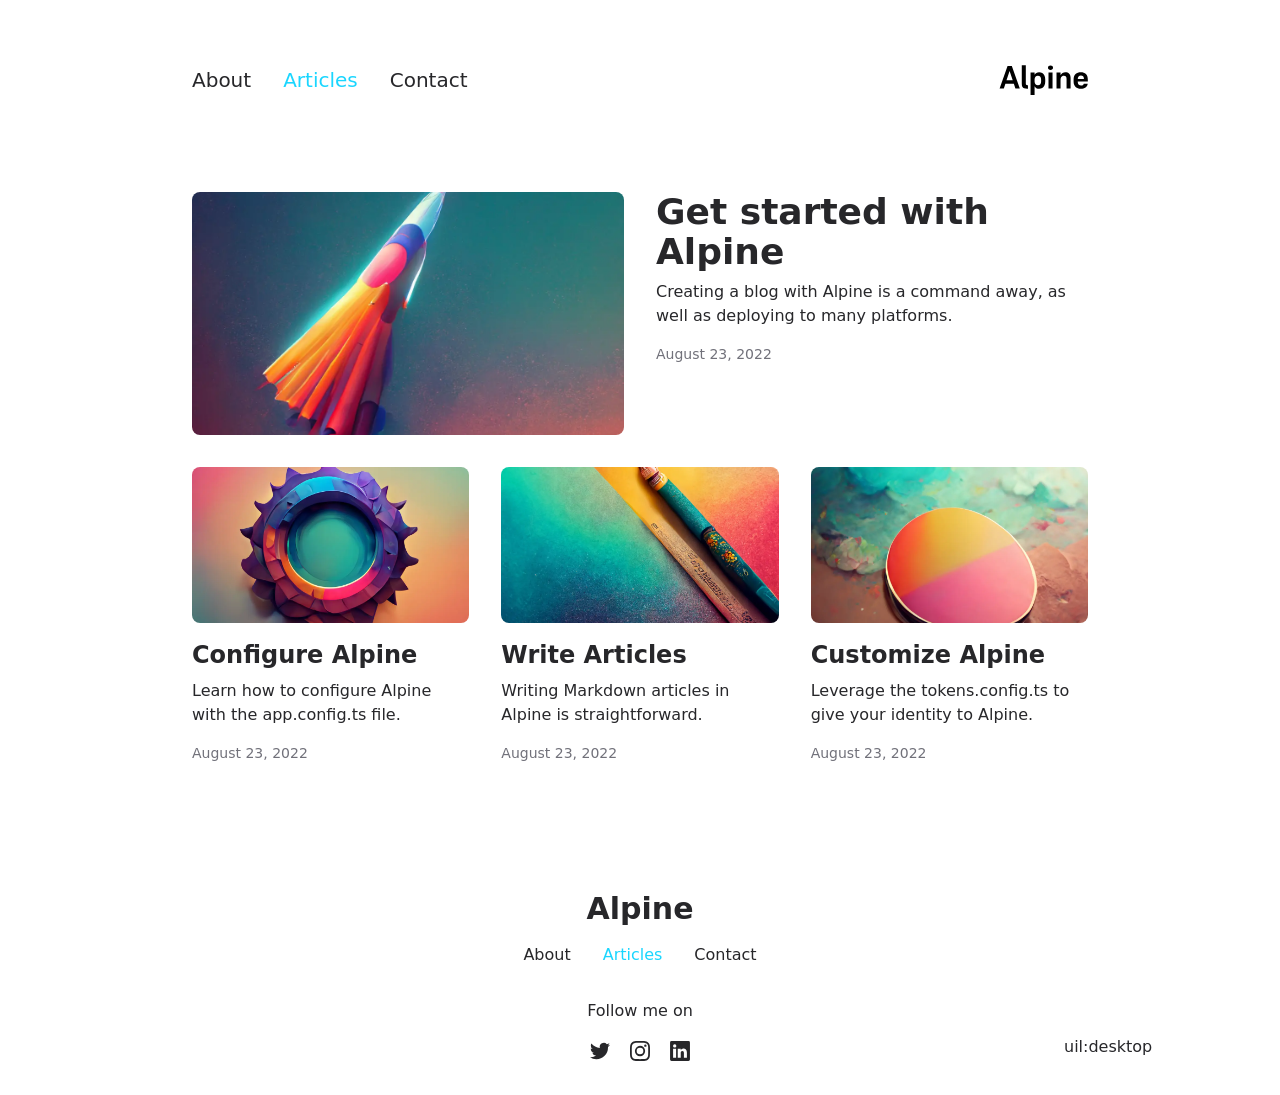
<file: articles/index.html>
<!DOCTYPE html><html lang="en"><head><meta charset="utf-8">
<meta name="viewport" content="width=device-width, initial-scale=1">
<title>Articles</title>
<meta name="twitter:card" content="summary_large_image">
<meta name="description" content="The minimalist blog theme">
<meta property="og:description" content="The minimalist blog theme">
<meta property="og:image" content="/social-card-preview.png">
<meta property="og:image:width" content="400">
<meta property="og:image:height" content="300">
<meta property="og:image:alt" content="An image showcasing my project.">
<meta property="og:title" content="Articles">
<link rel="preload" as="fetch" crossorigin="anonymous" href="/articles/_payload.json">
<link rel="stylesheet" href="/_nuxt/entry.8NE_guju.css">
<link rel="stylesheet" href="/_nuxt/DocumentDrivenNotFound.n-bBYMyl.css">
<link rel="stylesheet" href="/_nuxt/ArticlesList.O1o86570.css">
<link rel="stylesheet" href="/_nuxt/ArticlesListItem.cGnSIHsD.css">
<link rel="stylesheet" href="/_nuxt/ProseA.KSt1KyEu.css">
<link rel="stylesheet" href="/_nuxt/ProseCodeInline.riFjtFAf.css">
<link rel="modulepreload" as="script" crossorigin href="/_nuxt/entry.piHMjtJQ.js">
<link rel="modulepreload" as="script" crossorigin href="/_nuxt/NuxtImg.kcbMGlcE.js">
<link rel="modulepreload" as="script" crossorigin href="/_nuxt/document-driven.Oq5_hZie.js">
<link rel="modulepreload" as="script" crossorigin href="/_nuxt/DocumentDrivenEmpty.YyOzFpLK.js">
<link rel="modulepreload" as="script" crossorigin href="/_nuxt/ContentRenderer.9ZOQl4t6.js">
<link rel="modulepreload" as="script" crossorigin href="/_nuxt/ContentRendererMarkdown.vue.kmIV5VAn.js">
<link rel="modulepreload" as="script" crossorigin href="/_nuxt/preview.dbGsIkae.js">
<link rel="modulepreload" as="script" crossorigin href="/_nuxt/DocumentDrivenNotFound.yR5mhhGG.js">
<link rel="modulepreload" as="script" crossorigin href="/_nuxt/page.PvZ3QvYi.js">
<link rel="modulepreload" as="script" crossorigin href="/_nuxt/ContentRendererMarkdown._HFHk7zW.js">
<link rel="modulepreload" as="script" crossorigin href="/_nuxt/ArticlesList.9ilujfhK.js">
<link rel="modulepreload" as="script" crossorigin href="/_nuxt/ArticlesListItem.B7b99Hp-.js">
<link rel="modulepreload" as="script" crossorigin href="/_nuxt/date.3uOv5BcS.js">
<link rel="modulepreload" as="script" crossorigin href="/_nuxt/ProseA.Wxh8JNDL.js">
<link rel="modulepreload" as="script" crossorigin href="/_nuxt/ProseCodeInline.kSG4qvHY.js">
<link rel="modulepreload" as="script" crossorigin href="/_nuxt/asyncData.PuxWWyuo.js">
<link rel="modulepreload" as="script" crossorigin href="/_nuxt/query.VLJ2mpmj.js">
<link rel="prefetch" as="style" href="/_nuxt/article.0f_yxKQu.css">
<link rel="prefetch" as="script" crossorigin href="/_nuxt/article.03e5_qke.js">
<link rel="prefetch" as="script" crossorigin href="/_nuxt/default.LOH5PLlu.js">
<link rel="prefetch" as="script" crossorigin href="/_nuxt/client-db.ex8mlr6-.js">
<link rel="prefetch" as="script" crossorigin href="/_nuxt/slugify.kIh9Y0xo.js">
<link rel="prefetch" as="style" href="/_nuxt/useStudio.3MfaGMCn.css">
<link rel="prefetch" as="script" crossorigin href="/_nuxt/useStudio._XvwqSln.js">
<link rel="prefetch" as="style" href="/_nuxt/error-404._LjjY-y0.css">
<link rel="prefetch" as="script" crossorigin href="/_nuxt/error-404.BqSmLY7t.js">
<link rel="prefetch" as="style" href="/_nuxt/error-500.Ke0_YfD7.css">
<link rel="prefetch" as="script" crossorigin href="/_nuxt/error-500.fUy7qoAT.js">
<script type="module" src="/_nuxt/entry.piHMjtJQ.js" crossorigin></script><style id="pinceau-runtime-hydratable">@media{.phy[--]{--puid:pxVdVw-v;}.pv-oEdkjT{max-width:var(--elements-container-maxWidth);padding-left:var(--elements-container-padding-mobile);padding-right:var(--elements-container-padding-mobile);}@media (min-width: 475px){.pv-oEdkjT{padding-left:var(--elements-container-padding-xs);padding-right:var(--elements-container-padding-xs);}}@media (min-width: 640px){.pv-oEdkjT{padding-left:var(--elements-container-padding-sm);padding-right:var(--elements-container-padding-sm);}}@media (min-width: 768px){.pv-oEdkjT{padding-left:var(--elements-container-padding-md);padding-right:var(--elements-container-padding-md);}}} </style><style id="pinceau-theme">@media { :root {--pinceau-mq: initial; --alpine-readableLine: 68ch;--alpine-backdrop-backgroundColor: #f4f4f5b3;--prose-code-inline-padding: 0.2rem 0.375rem 0.2rem 0.375rem;--prose-code-block-backdropFilter: contrast(1);--prose-code-block-border-style: solid;--prose-code-block-border-width: 1px;--prose-tbody-tr-borderBottom-style: dashed;--prose-tbody-tr-borderBottom-width: 1px;--prose-th-textAlign: inherit;--prose-thead-borderBottom-style: solid;--prose-thead-borderBottom-width: 1px;--prose-thead-border-style: solid;--prose-thead-border-width: 0px;--prose-table-textAlign: start;--prose-hr-width: 1px;--prose-hr-style: solid;--prose-li-listStylePosition: outside;--prose-ol-li-markerColor: currentColor;--prose-ol-paddingInlineStart: 21px;--prose-ol-listStyleType: decimal;--prose-ul-li-markerColor: currentColor;--prose-ul-paddingInlineStart: 21px;--prose-ul-listStyleType: disc;--prose-blockquote-border-style: solid;--prose-blockquote-border-width: 4px;--prose-blockquote-quotes: '201C' '201D' '2018' '2019';--prose-blockquote-paddingInlineStart: 24px;--prose-a-code-color-hover: currentColor;--prose-a-code-color-static: currentColor;--prose-a-hasCode-borderBottom: none;--prose-a-border-distance: 2px;--prose-a-border-color-hover: currentColor;--prose-a-border-color-static: currentColor;--prose-a-border-style-hover: solid;--prose-a-border-style-static: dashed;--prose-a-border-width: 1px;--prose-a-color-static: inherit;--prose-a-textDecoration: none;--prose-h6-margin: 3rem 0 2rem;--prose-h5-margin: 3rem 0 2rem;--prose-h4-margin: 3rem 0 2rem;--prose-h3-margin: 3rem 0 2rem;--prose-h2-margin: 3rem 0 2rem;--prose-h1-margin: 0 0 2rem;--prose-p-fontSize: 18px;--typography-lead-loose: 2;--typography-lead-relaxed: 1.625;--typography-lead-normal: 1.5;--typography-lead-snug: 1.375;--typography-lead-tight: 1.25;--typography-lead-none: 1;--typography-lead-10: 2.5rem;--typography-lead-9: 2.25rem;--typography-lead-8: 2rem;--typography-lead-7: 1.75rem;--typography-lead-6: 1.5rem;--typography-lead-5: 1.25rem;--typography-lead-4: 1rem;--typography-lead-3: .75rem;--typography-lead-2: .5rem;--typography-lead-1: .025rem;--typography-fontWeight-black: 900;--typography-fontWeight-extrabold: 800;--typography-fontWeight-bold: 700;--typography-fontWeight-semibold: 600;--typography-fontWeight-medium: 500;--typography-fontWeight-normal: 400;--typography-fontWeight-light: 300;--typography-fontWeight-extralight: 200;--typography-fontWeight-thin: 100;--typography-fontSize-9xl: 128px;--typography-fontSize-8xl: 96px;--typography-fontSize-7xl: 72px;--typography-fontSize-6xl: 60px;--typography-fontSize-5xl: 48px;--typography-fontSize-4xl: 36px;--typography-fontSize-3xl: 30px;--typography-fontSize-2xl: 24px;--typography-fontSize-xl: 20px;--typography-fontSize-lg: 18px;--typography-fontSize-base: 16px;--typography-fontSize-sm: 14px;--typography-fontSize-xs: 12px;--typography-letterSpacing-wide: 0.025em;--typography-letterSpacing-tight: -0.025em;--typography-verticalMargin-base: 24px;--typography-verticalMargin-sm: 16px;--elements-border-secondary-hover: [object Object];--elements-backdrop-background: #fffc;--elements-backdrop-filter: saturate(200%) blur(20px);--elements-container-maxWidth: 64rem;--lead-loose: 2;--lead-relaxed: 1.625;--lead-normal: 1.5;--lead-snug: 1.375;--lead-tight: 1.25;--lead-none: 1;--lead-10: 2.5rem;--lead-9: 2.25rem;--lead-8: 2rem;--lead-7: 1.75rem;--lead-6: 1.5rem;--lead-5: 1.25rem;--lead-4: 1rem;--lead-3: .75rem;--lead-2: .5rem;--lead-1: .025rem;--letterSpacing-widest: 0.1em;--letterSpacing-wider: 0.05em;--letterSpacing-wide: 0.025em;--letterSpacing-normal: 0em;--letterSpacing-tight: -0.025em;--letterSpacing-tighter: -0.05em;--fontSize-9xl: 8rem;--fontSize-8xl: 6rem;--fontSize-7xl: 4.5rem;--fontSize-6xl: 3.75rem;--fontSize-5xl: 3rem;--fontSize-4xl: 2.25rem;--fontSize-3xl: 1.875rem;--fontSize-2xl: 1.5rem;--fontSize-xl: 1.25rem;--fontSize-lg: 1.125rem;--fontSize-base: 1rem;--fontSize-sm: 0.875rem;--fontSize-xs: 0.75rem;--fontWeight-black: 900;--fontWeight-extrabold: 800;--fontWeight-bold: 700;--fontWeight-semibold: 600;--fontWeight-medium: 500;--fontWeight-normal: 400;--fontWeight-light: 300;--fontWeight-extralight: 200;--fontWeight-thin: 100;--font-mono: ui-monospace, SFMono-Regular, Menlo, Monaco, Consolas, Liberation Mono, Courier New, monospace;--font-serif: ui-serif, Georgia, Cambria, Times New Roman, Times, serif;--font-sans: ui-sans-serif, system-ui, -apple-system, BlinkMacSystemFont, Segoe UI, Roboto, Helvetica Neue, Arial, Noto Sans, sans-serif, Apple Color Emoji, Segoe UI Emoji, Segoe UI Symbol, Noto Color Emoji;--opacity-total: 1;--opacity-high: 0.8;--opacity-medium: 0.5;--opacity-soft: 0.3;--opacity-light: 0.15;--opacity-bright: 0.1;--opacity-noOpacity: 0;--borderWidth-lg: 3px;--borderWidth-md: 2px;--borderWidth-sm: 1px;--borderWidth-noBorder: 0;--space-rem-875: 0.875rem;--space-rem-625: 0.625rem;--space-rem-375: 0.375rem;--space-rem-125: 0.125rem;--space-px: 1px;--space-128: 32rem;--space-96: 24rem;--space-80: 20rem;--space-72: 18rem;--space-64: 16rem;--space-60: 15rem;--space-56: 14rem;--space-52: 13rem;--space-48: 12rem;--space-44: 11rem;--space-40: 10rem;--space-36: 9rem;--space-32: 8rem;--space-28: 7rem;--space-24: 6rem;--space-20: 5rem;--space-16: 4rem;--space-14: 3.5rem;--space-12: 3rem;--space-11: 2.75rem;--space-10: 2.5rem;--space-9: 2.25rem;--space-8: 2rem;--space-7: 1.75rem;--space-6: 1.5rem;--space-5: 1.25rem;--space-4: 1rem;--space-3: 0.75rem;--space-2: 0.5rem;--space-1: 0.25rem;--space-0: 0px;--size-full: 100%;--size-7xl: 80rem;--size-6xl: 72rem;--size-5xl: 64rem;--size-4xl: 56rem;--size-3xl: 48rem;--size-2xl: 42rem;--size-xl: 36rem;--size-lg: 32rem;--size-md: 28rem;--size-sm: 24rem;--size-xs: 20rem;--size-200: 200px;--size-104: 104px;--size-80: 80px;--size-64: 64px;--size-56: 56px;--size-48: 48px;--size-40: 40px;--size-32: 32px;--size-24: 24px;--size-20: 20px;--size-16: 16px;--size-12: 12px;--size-8: 8px;--size-6: 6px;--size-4: 4px;--size-2: 2px;--size-0: 0px;--radii-full: 9999px;--radii-3xl: 1.75rem;--radii-2xl: 1.5rem;--radii-xl: 1rem;--radii-lg: 0.75rem;--radii-md: 0.5rem;--radii-sm: 0.375rem;--radii-xs: 0.25rem;--radii-2xs: 0.125rem;--radii-none: 0px;--shadow-none: 0px 0px 0px 0px transparent;--shadow-lg: 0px 10px 15px -3px #000000, 0px 4px 6px -4px #000000;--shadow-md: 0px 4px 6px -1px #000000, 0px 2px 4px -2px #000000;--shadow-sm: 0px 1px 3px 0px #000000, 0px 1px 2px -1px #000000;--shadow-xs: 0px 1px 2px 0px #000000;--height-screen: 100vh;--width-screen: 100vw;--color-primary-900: #002e38;--color-primary-800: #005c70;--color-primary-700: #008aa9;--color-primary-600: #00b9e1;--color-primary-500: #1ad6ff;--color-primary-400: #40ddff;--color-primary-300: #66e4ff;--color-primary-200: #8deaff;--color-primary-100: #b3f1ff;--color-primary-50: #d9f8ff;--color-ruby-900: #380011;--color-ruby-800: #700021;--color-ruby-700: #a90032;--color-ruby-600: #e10043;--color-ruby-500: #ff1a5e;--color-ruby-400: #ff4079;--color-ruby-300: #ff6694;--color-ruby-200: #ff8dae;--color-ruby-100: #ffb3c9;--color-ruby-50: #ffd9e4;--color-pink-900: #380025;--color-pink-800: #70004b;--color-pink-700: #a90070;--color-pink-600: #e10095;--color-pink-500: #ff1ab2;--color-pink-400: #ff40bf;--color-pink-300: #ff66cc;--color-pink-200: #ff8dd8;--color-pink-100: #ffb3e5;--color-pink-50: #ffd9f2;--color-purple-900: #190038;--color-purple-800: #330070;--color-purple-700: #4c00a9;--color-purple-600: #6500e1;--color-purple-500: #811aff;--color-purple-400: #9640ff;--color-purple-300: #ab66ff;--color-purple-200: #c08dff;--color-purple-100: #d5b3ff;--color-purple-50: #ead9ff;--color-royalblue-900: #0b0531;--color-royalblue-800: #160a62;--color-royalblue-700: #211093;--color-royalblue-600: #2c15c4;--color-royalblue-500: #4127e8;--color-royalblue-400: #614bec;--color-royalblue-300: #806ff0;--color-royalblue-200: #a093f3;--color-royalblue-100: #c0b7f7;--color-royalblue-50: #dfdbfb;--color-indigoblue-900: #001238;--color-indigoblue-800: #002370;--color-indigoblue-700: #0035a9;--color-indigoblue-600: #0047e1;--color-indigoblue-500: #1a62ff;--color-indigoblue-400: #407cff;--color-indigoblue-300: #6696ff;--color-indigoblue-200: #8db0ff;--color-indigoblue-100: #b3cbff;--color-indigoblue-50: #d9e5ff;--color-blue-900: #002438;--color-blue-800: #004870;--color-blue-700: #006ca9;--color-blue-600: #0090e1;--color-blue-500: #1aadff;--color-blue-400: #40bbff;--color-blue-300: #66c8ff;--color-blue-200: #8dd6ff;--color-blue-100: #b3e4ff;--color-blue-50: #d9f1ff;--color-lightblue-900: #002e38;--color-lightblue-800: #005c70;--color-lightblue-700: #008aa9;--color-lightblue-600: #00b9e1;--color-lightblue-500: #1ad6ff;--color-lightblue-400: #40ddff;--color-lightblue-300: #66e4ff;--color-lightblue-200: #8deaff;--color-lightblue-100: #b3f1ff;--color-lightblue-50: #d9f8ff;--color-teal-900: #062a28;--color-teal-800: #0b544f;--color-teal-700: #117d77;--color-teal-600: #16a79e;--color-teal-500: #1cd1c6;--color-teal-400: #36e4da;--color-teal-300: #5fe9e1;--color-teal-200: #87efe9;--color-teal-100: #aff4f0;--color-teal-50: #d7faf8;--color-pear-900: #2a2b09;--color-pear-800: #545512;--color-pear-700: #7e801b;--color-pear-600: #a8aa24;--color-pear-500: #d0d32f;--color-pear-400: #d8da52;--color-pear-300: #e0e274;--color-pear-200: #e8e997;--color-pear-100: #eff0ba;--color-pear-50: #f7f8dc;--color-red-900: #380300;--color-red-800: #700700;--color-red-700: #a90a00;--color-red-600: #e10e00;--color-red-500: #ff281a;--color-red-400: #ff4c40;--color-red-300: #ff7066;--color-red-200: #ff948d;--color-red-100: #ffb7b3;--color-red-50: #ffdbd9;--color-orange-900: #381800;--color-orange-800: #702f00;--color-orange-700: #a94700;--color-orange-600: #e15e00;--color-orange-500: #ff7a1a;--color-orange-400: #ff9040;--color-orange-300: #ffa666;--color-orange-200: #ffbd8d;--color-orange-100: #ffd3b3;--color-orange-50: #ffe9d9;--color-yellow-900: #362b03;--color-yellow-800: #6d5605;--color-yellow-700: #a38108;--color-yellow-600: #daac0a;--color-yellow-500: #f5c828;--color-yellow-400: #f7d14c;--color-yellow-300: #f8da70;--color-yellow-200: #fae393;--color-yellow-100: #fcedb7;--color-yellow-50: #fdf6db;--color-green-900: #003f25;--color-green-800: #005e38;--color-green-700: #007e4a;--color-green-600: #009d5d;--color-green-500: #00bd6f;--color-green-400: #00dc82;--color-green-300: #30ffaa;--color-green-200: #83ffcc;--color-green-100: #acffdd;--color-green-50: #d6ffee;--color-gray-900: #18181B;--color-gray-800: #27272A;--color-gray-700: #3f3f46;--color-gray-600: #52525B;--color-gray-500: #71717A;--color-gray-400: #a1a1aa;--color-gray-300: #D4d4d8;--color-gray-200: #e4e4e7;--color-gray-100: #f4f4f5;--color-gray-50: #fafafa;--color-black: #0c0c0d;--color-white: #FFFFFF;--media-portrait: only screen and (orientation: portrait);--media-landscape: only screen and (orientation: landscape);--media-rm: (prefers-reduced-motion: reduce);--media-2xl: (min-width: 1536px);--media-xl: (min-width: 1280px);--media-lg: (min-width: 1024px);--media-md: (min-width: 768px);--media-sm: (min-width: 640px);--media-xs: (min-width: 475px);--alpine-body-color: var(--color-gray-800);--alpine-body-backgroundColor: var(--color-white);--prose-code-inline-fontWeight: var(--typography-fontWeight-normal);--prose-code-inline-fontSize: var(--typography-fontSize-sm);--prose-code-inline-borderRadius: var(--radii-xs);--prose-code-block-pre-padding: var(--typography-verticalMargin-sm);--prose-code-block-margin: var(--typography-verticalMargin-base) 0;--prose-code-block-fontSize: var(--typography-fontSize-sm);--prose-tbody-code-inline-fontSize: var(--typography-fontSize-sm);--prose-tbody-td-padding: var(--typography-verticalMargin-sm);--prose-th-fontWeight: var(--typography-fontWeight-semibold);--prose-th-padding: 0 var(--typography-verticalMargin-sm) var(--typography-verticalMargin-sm) var(--typography-verticalMargin-sm);--prose-table-lineHeight: var(--typography-lead-6);--prose-table-fontSize: var(--typography-fontSize-sm);--prose-table-margin: var(--typography-verticalMargin-base) 0;--prose-hr-margin: var(--typography-verticalMargin-base) 0;--prose-li-margin: var(--typography-verticalMargin-sm) 0;--prose-ol-margin: var(--typography-verticalMargin-base) 0;--prose-ul-margin: var(--typography-verticalMargin-base) 0;--prose-blockquote-margin: var(--typography-verticalMargin-base) 0;--prose-a-code-border-style: var(--prose-a-border-style-static);--prose-a-code-border-width: var(--prose-a-border-width);--prose-a-fontWeight: var(--typography-fontWeight-medium);--prose-img-margin: var(--typography-verticalMargin-base) 0;--prose-strong-fontWeight: var(--typography-fontWeight-semibold);--prose-h6-iconSize: var(--typography-fontSize-base);--prose-h6-fontWeight: var(--typography-fontWeight-semibold);--prose-h6-lineHeight: var(--typography-lead-normal);--prose-h6-fontSize: var(--typography-fontSize-lg);--prose-h5-iconSize: var(--typography-fontSize-lg);--prose-h5-fontWeight: var(--typography-fontWeight-semibold);--prose-h5-lineHeight: var(--typography-lead-snug);--prose-h5-fontSize: var(--typography-fontSize-xl);--prose-h4-iconSize: var(--typography-fontSize-lg);--prose-h4-letterSpacing: var(--typography-letterSpacing-tight);--prose-h4-fontWeight: var(--typography-fontWeight-semibold);--prose-h4-lineHeight: var(--typography-lead-snug);--prose-h4-fontSize: var(--typography-fontSize-2xl);--prose-h3-iconSize: var(--typography-fontSize-xl);--prose-h3-letterSpacing: var(--typography-letterSpacing-tight);--prose-h3-fontWeight: var(--typography-fontWeight-semibold);--prose-h3-lineHeight: var(--typography-lead-snug);--prose-h3-fontSize: var(--typography-fontSize-3xl);--prose-h2-iconSize: var(--typography-fontSize-2xl);--prose-h2-letterSpacing: var(--typography-letterSpacing-tight);--prose-h2-fontWeight: var(--typography-fontWeight-semibold);--prose-h2-lineHeight: var(--typography-lead-tight);--prose-h2-fontSize: var(--typography-fontSize-4xl);--prose-h1-iconSize: var(--typography-fontSize-3xl);--prose-h1-letterSpacing: var(--typography-letterSpacing-tight);--prose-h1-fontWeight: var(--typography-fontWeight-bold);--prose-h1-lineHeight: var(--typography-lead-tight);--prose-h1-fontSize: var(--typography-fontSize-5xl);--prose-p-br-margin: var(--typography-verticalMargin-base) 0 0 0;--prose-p-margin: var(--typography-verticalMargin-base) 0;--prose-p-lineHeight: var(--typography-lead-normal);--typography-color-primary-900: var(--color-primary-900);--typography-color-primary-800: var(--color-primary-800);--typography-color-primary-700: var(--color-primary-700);--typography-color-primary-600: var(--color-primary-600);--typography-color-primary-500: var(--color-primary-500);--typography-color-primary-400: var(--color-primary-400);--typography-color-primary-300: var(--color-primary-300);--typography-color-primary-200: var(--color-primary-200);--typography-color-primary-100: var(--color-primary-100);--typography-color-primary-50: var(--color-primary-50);--typography-font-code: var(--font-mono);--typography-font-body: var(--font-sans);--typography-font-display: var(--font-sans);--typography-body-backgroundColor: var(--color-white);--typography-body-color: var(--color-black);--elements-state-danger-borderColor-secondary: var(--color-red-200);--elements-state-danger-borderColor-primary: var(--color-red-100);--elements-state-danger-backgroundColor-secondary: var(--color-red-100);--elements-state-danger-backgroundColor-primary: var(--color-red-50);--elements-state-danger-color-secondary: var(--color-red-600);--elements-state-danger-color-primary: var(--color-red-500);--elements-state-warning-borderColor-secondary: var(--color-yellow-200);--elements-state-warning-borderColor-primary: var(--color-yellow-100);--elements-state-warning-backgroundColor-secondary: var(--color-yellow-100);--elements-state-warning-backgroundColor-primary: var(--color-yellow-50);--elements-state-warning-color-secondary: var(--color-yellow-700);--elements-state-warning-color-primary: var(--color-yellow-600);--elements-state-success-borderColor-secondary: var(--color-green-200);--elements-state-success-borderColor-primary: var(--color-green-100);--elements-state-success-backgroundColor-secondary: var(--color-green-100);--elements-state-success-backgroundColor-primary: var(--color-green-50);--elements-state-success-color-secondary: var(--color-green-600);--elements-state-success-color-primary: var(--color-green-500);--elements-state-info-borderColor-secondary: var(--color-blue-200);--elements-state-info-borderColor-primary: var(--color-blue-100);--elements-state-info-backgroundColor-secondary: var(--color-blue-100);--elements-state-info-backgroundColor-primary: var(--color-blue-50);--elements-state-info-color-secondary: var(--color-blue-600);--elements-state-info-color-primary: var(--color-blue-500);--elements-state-primary-borderColor-secondary: var(--color-primary-200);--elements-state-primary-borderColor-primary: var(--color-primary-100);--elements-state-primary-backgroundColor-secondary: var(--color-primary-100);--elements-state-primary-backgroundColor-primary: var(--color-primary-50);--elements-state-primary-color-secondary: var(--color-primary-700);--elements-state-primary-color-primary: var(--color-primary-600);--elements-surface-secondary-backgroundColor: var(--color-gray-200);--elements-surface-primary-backgroundColor: var(--color-gray-100);--elements-surface-background-base: var(--color-gray-100);--elements-border-secondary-static: var(--color-gray-200);--elements-border-primary-hover: var(--color-gray-200);--elements-border-primary-static: var(--color-gray-100);--elements-container-padding-md: var(--space-16);--elements-container-padding-sm: var(--space-12);--elements-container-padding-xs: var(--space-8);--elements-container-padding-mobile: var(--space-6);--elements-text-secondary-color-hover: var(--color-gray-700);--elements-text-secondary-color-static: var(--color-gray-500);--elements-text-primary-color-static: var(--color-gray-900);--text-6xl-lineHeight: var(--lead-none);--text-6xl-fontSize: var(--fontSize-6xl);--text-5xl-lineHeight: var(--lead-none);--text-5xl-fontSize: var(--fontSize-5xl);--text-4xl-lineHeight: var(--lead-10);--text-4xl-fontSize: var(--fontSize-4xl);--text-3xl-lineHeight: var(--lead-9);--text-3xl-fontSize: var(--fontSize-3xl);--text-2xl-lineHeight: var(--lead-8);--text-2xl-fontSize: var(--fontSize-2xl);--text-xl-lineHeight: var(--lead-7);--text-xl-fontSize: var(--fontSize-xl);--text-lg-lineHeight: var(--lead-7);--text-lg-fontSize: var(--fontSize-lg);--text-base-lineHeight: var(--lead-6);--text-base-fontSize: var(--fontSize-base);--text-sm-lineHeight: var(--lead-5);--text-sm-fontSize: var(--fontSize-sm);--text-xs-lineHeight: var(--lead-4);--text-xs-fontSize: var(--fontSize-xs);--shadow-2xl: 0px 25px 50px -12px var(--color-gray-900);--shadow-xl: 0px 20px 25px -5px var(--color-gray-400), 0px 8px 10px -6px #000000;--color-secondary-900: var(--color-gray-900);--color-secondary-800: var(--color-gray-800);--color-secondary-700: var(--color-gray-700);--color-secondary-600: var(--color-gray-600);--color-secondary-500: var(--color-gray-500);--color-secondary-400: var(--color-gray-400);--color-secondary-300: var(--color-gray-300);--color-secondary-200: var(--color-gray-200);--color-secondary-100: var(--color-gray-100);--color-secondary-50: var(--color-gray-50);--prose-a-code-background-hover: var(--typography-color-primary-50);--prose-a-code-border-color-hover: var(--typography-color-primary-500);--prose-a-color-hover: var(--typography-color-primary-500);--typography-color-secondary-900: var(--color-secondary-900);--typography-color-secondary-800: var(--color-secondary-800);--typography-color-secondary-700: var(--color-secondary-700);--typography-color-secondary-600: var(--color-secondary-600);--typography-color-secondary-500: var(--color-secondary-500);--typography-color-secondary-400: var(--color-secondary-400);--typography-color-secondary-300: var(--color-secondary-300);--typography-color-secondary-200: var(--color-secondary-200);--typography-color-secondary-100: var(--color-secondary-100);--typography-color-secondary-50: var(--color-secondary-50);--prose-code-inline-backgroundColor: var(--typography-color-secondary-100);--prose-code-inline-color: var(--typography-color-secondary-700);--prose-code-block-backgroundColor: var(--typography-color-secondary-100);--prose-code-block-color: var(--typography-color-secondary-700);--prose-code-block-border-color: var(--typography-color-secondary-200);--prose-tbody-tr-borderBottom-color: var(--typography-color-secondary-200);--prose-th-color: var(--typography-color-secondary-600);--prose-thead-borderBottom-color: var(--typography-color-secondary-200);--prose-thead-border-color: var(--typography-color-secondary-300);--prose-hr-color: var(--typography-color-secondary-200);--prose-blockquote-border-color: var(--typography-color-secondary-200);--prose-blockquote-color: var(--typography-color-secondary-500);--prose-a-code-border-color-static: var(--typography-color-secondary-400); } }@media { :root.dark {--pinceau-mq: dark; --alpine-backdrop-backgroundColor: #18181bb3;--prose-code-block-backdropFilter: contrast(1);--prose-ol-li-markerColor: currentColor;--prose-ul-li-markerColor: currentColor;--prose-a-code-color-hover: currentColor;--prose-a-code-color-static: currentColor;--prose-a-border-color-hover: currentColor;--prose-a-border-color-static: currentColor;--prose-a-color-static: inherit;--elements-backdrop-background: #0c0d0ccc;--alpine-body-color: var(--color-gray-200);--alpine-body-backgroundColor: var(--color-black);--typography-body-backgroundColor: var(--color-black);--typography-body-color: var(--color-white);--elements-state-danger-borderColor-secondary: var(--color-red-700);--elements-state-danger-borderColor-primary: var(--color-red-800);--elements-state-danger-backgroundColor-secondary: var(--color-red-800);--elements-state-danger-backgroundColor-primary: var(--color-red-900);--elements-state-danger-color-secondary: var(--color-red-200);--elements-state-danger-color-primary: var(--color-red-300);--elements-state-warning-borderColor-secondary: var(--color-yellow-700);--elements-state-warning-borderColor-primary: var(--color-yellow-800);--elements-state-warning-backgroundColor-secondary: var(--color-yellow-800);--elements-state-warning-backgroundColor-primary: var(--color-yellow-900);--elements-state-warning-color-secondary: var(--color-yellow-200);--elements-state-warning-color-primary: var(--color-yellow-400);--elements-state-success-borderColor-secondary: var(--color-green-700);--elements-state-success-borderColor-primary: var(--color-green-800);--elements-state-success-backgroundColor-secondary: var(--color-green-800);--elements-state-success-backgroundColor-primary: var(--color-green-900);--elements-state-success-color-secondary: var(--color-green-200);--elements-state-success-color-primary: var(--color-green-400);--elements-state-info-borderColor-secondary: var(--color-blue-700);--elements-state-info-borderColor-primary: var(--color-blue-800);--elements-state-info-backgroundColor-secondary: var(--color-blue-800);--elements-state-info-backgroundColor-primary: var(--color-blue-900);--elements-state-info-color-secondary: var(--color-blue-200);--elements-state-info-color-primary: var(--color-blue-400);--elements-state-primary-borderColor-secondary: var(--color-primary-700);--elements-state-primary-borderColor-primary: var(--color-primary-800);--elements-state-primary-backgroundColor-secondary: var(--color-primary-800);--elements-state-primary-backgroundColor-primary: var(--color-primary-900);--elements-state-primary-color-secondary: var(--color-primary-200);--elements-state-primary-color-primary: var(--color-primary-400);--elements-surface-secondary-backgroundColor: var(--color-gray-800);--elements-surface-primary-backgroundColor: var(--color-gray-900);--elements-surface-background-base: var(--color-gray-900);--elements-border-secondary-static: var(--color-gray-800);--elements-border-primary-hover: var(--color-gray-800);--elements-border-primary-static: var(--color-gray-900);--elements-text-secondary-color-hover: var(--color-gray-200);--elements-text-secondary-color-static: var(--color-gray-400);--elements-text-primary-color-static: var(--color-gray-50);--prose-a-code-background-hover: var(--typography-color-primary-900);--prose-a-code-border-color-hover: var(--typography-color-primary-600);--prose-a-color-hover: var(--typography-color-primary-400);--prose-code-inline-backgroundColor: var(--typography-color-secondary-800);--prose-code-inline-color: var(--typography-color-secondary-200);--prose-code-block-backgroundColor: var(--typography-color-secondary-900);--prose-code-block-color: var(--typography-color-secondary-200);--prose-code-block-border-color: var(--typography-color-secondary-800);--prose-tbody-tr-borderBottom-color: var(--typography-color-secondary-800);--prose-th-color: var(--typography-color-secondary-400);--prose-thead-borderBottom-color: var(--typography-color-secondary-800);--prose-thead-border-color: var(--typography-color-secondary-600);--prose-hr-color: var(--typography-color-secondary-800);--prose-blockquote-border-color: var(--typography-color-secondary-700);--prose-blockquote-color: var(--typography-color-secondary-400);--prose-a-code-border-color-static: var(--typography-color-secondary-600); } }</style><script>"use strict";(()=>{const a=window,e=document.documentElement,m=["dark","light"],c=window&&window.localStorage&&window.localStorage.getItem&&window.localStorage.getItem("nuxt-color-mode")||"system";let n=c==="system"?d():c;const l=e.getAttribute("data-color-mode-forced");l&&(n=l),i(n),a["__NUXT_COLOR_MODE__"]={preference:c,value:n,getColorScheme:d,addColorScheme:i,removeColorScheme:f};function i(o){const t=""+o+"",s="";e.classList?e.classList.add(t):e.className+=" "+t,s&&e.setAttribute("data-"+s,o)}function f(o){const t=""+o+"",s="";e.classList?e.classList.remove(t):e.className=e.className.replace(new RegExp(t,"g"),""),s&&e.removeAttribute("data-"+s)}function r(o){return a.matchMedia("(prefers-color-scheme"+o+")")}function d(){if(a.matchMedia&&r("").media!=="not all"){for(const o of m)if(r(":"+o).matches)return o}return"light"}})();
</script></head><body><div id="__nuxt"><div class="container pv-oEdkjT pc-pxVdVw app-layout" data-v-6421c844 data-v-0ef1b576><!--[--><div class="nuxt-progress" style="width:0%;height:3px;opacity:0;background-size:Infinity% auto;" data-v-6421c844></div><header class="right" data-v-6421c844 data-v-2034c1c6><div class="menu" data-v-2034c1c6><button aria-label="Navigation Menu" data-v-2034c1c6><svg width="24" height="24" viewBox="0 0 68 68" fill="currentColor" xmlns="http://www.w3.org/2000/svg" data-v-2034c1c6><path d="M8 34C8 32.1362 8 31.2044 8.30448 30.4693C8.71046 29.4892 9.48915 28.7105 10.4693 28.3045C11.2044 28 12.1362 28 14 28C15.8638 28 16.7956 28 17.5307 28.3045C18.5108 28.7105 19.2895 29.4892 19.6955 30.4693C20 31.2044 20 32.1362 20 34C20 35.8638 20 36.7956 19.6955 37.5307C19.2895 38.5108 18.5108 39.2895 17.5307 39.6955C16.7956 40 15.8638 40 14 40C12.1362 40 11.2044 40 10.4693 39.6955C9.48915 39.2895 8.71046 38.5108 8.30448 37.5307C8 36.7956 8 35.8638 8 34Z" data-v-2034c1c6></path><path d="M28 34C28 32.1362 28 31.2044 28.3045 30.4693C28.7105 29.4892 29.4892 28.7105 30.4693 28.3045C31.2044 28 32.1362 28 34 28C35.8638 28 36.7956 28 37.5307 28.3045C38.5108 28.7105 39.2895 29.4892 39.6955 30.4693C40 31.2044 40 32.1362 40 34C40 35.8638 40 36.7956 39.6955 37.5307C39.2895 38.5108 38.5108 39.2895 37.5307 39.6955C36.7956 40 35.8638 40 34 40C32.1362 40 31.2044 40 30.4693 39.6955C29.4892 39.2895 28.7105 38.5108 28.3045 37.5307C28 36.7956 28 35.8638 28 34Z" data-v-2034c1c6></path><path d="M48 34C48 32.1362 48 31.2044 48.3045 30.4693C48.7105 29.4892 49.4892 28.7105 50.4693 28.3045C51.2044 28 52.1362 28 54 28C55.8638 28 56.7956 28 57.5307 28.3045C58.5108 28.7105 59.2895 29.4892 59.6955 30.4693C60 31.2044 60 32.1362 60 34C60 35.8638 60 36.7956 59.6955 37.5307C59.2895 38.5108 58.5108 39.2895 57.5307 39.6955C56.7956 40 55.8638 40 54 40C52.1362 40 51.2044 40 50.4693 39.6955C49.4892 39.2895 48.7105 38.5108 48.3045 37.5307C48 36.7956 48 35.8638 48 34Z" data-v-2034c1c6></path></svg></button></div><div class="overlay" data-v-2034c1c6><nav data-v-2034c1c6 data-v-75869721><ul data-v-75869721><!--[--><li data-v-75869721><a href="/" class="" data-v-75869721><span class="underline-fx" data-v-75869721></span> About</a></li><li data-v-75869721><a aria-current="page" href="/articles" class="router-link-active router-link-exact-active" data-v-75869721><span class="underline-fx" data-v-75869721></span> Articles</a></li><li data-v-75869721><a href="/contact" class="" data-v-75869721><span class="underline-fx" data-v-75869721></span> Contact</a></li><!--]--></ul></nav></div><div class="logo" data-v-2034c1c6><a href="/" class="" data-v-2034c1c6><img src="/logo-dark.svg" class="dark-img" alt="alpine" width="89" height="31" data-v-2034c1c6><img src="/logo.svg" class="light-img" alt="alpine" width="89" height="31" data-v-2034c1c6></a></div><div class="main-nav" data-v-2034c1c6><nav data-v-2034c1c6 data-v-75869721><ul data-v-75869721><!--[--><li data-v-75869721><a href="/" class="" data-v-75869721><span class="underline-fx" data-v-75869721></span> About</a></li><li data-v-75869721><a aria-current="page" href="/articles" class="router-link-active router-link-exact-active" data-v-75869721><span class="underline-fx" data-v-75869721></span> Articles</a></li><li data-v-75869721><a href="/contact" class="" data-v-75869721><span class="underline-fx" data-v-75869721></span> Contact</a></li><!--]--></ul></nav></div></header><!--[--><div class="document-driven-page"><main><!--[--><div><div class="articles-list" data-v-0cbe233e><div class="featured" data-v-0cbe233e><article class="featured" data-v-0cbe233e data-v-cac20f5f><div class="image" data-v-cac20f5f><!----><a href="/articles/get-started" class="" data-v-cac20f5f><img src="/articles/get-started.webp" alt="Get started with Alpine" width="16" height="9" data-v-cac20f5f></a></div><div class="content" data-v-cac20f5f><a href="/articles/get-started" class="headline" data-v-cac20f5f><h1 data-v-cac20f5f>Get started with Alpine</h1></a><p class="description" data-v-cac20f5f>Creating a blog with Alpine is a command away, as well as deploying to many platforms.</p><time data-v-cac20f5f>August 23, 2022</time></div></article></div><div class="layout" data-v-0cbe233e><!--[--><article class="" data-v-0cbe233e data-v-cac20f5f><div class="image" data-v-cac20f5f><!----><a href="/articles/configure" class="" data-v-cac20f5f><img src="/articles/configure-alpine.webp" alt="Configure Alpine" width="16" height="9" data-v-cac20f5f></a></div><div class="content" data-v-cac20f5f><a href="/articles/configure" class="headline" data-v-cac20f5f><h1 data-v-cac20f5f>Configure Alpine</h1></a><p class="description" data-v-cac20f5f>Learn how to configure Alpine with the app.config.ts file.</p><time data-v-cac20f5f>August 23, 2022</time></div></article><article class="" data-v-0cbe233e data-v-cac20f5f><div class="image" data-v-cac20f5f><!----><a href="/articles/write-articles" class="" data-v-cac20f5f><img src="/articles/write-articles.webp" alt="Write Articles" width="16" height="9" data-v-cac20f5f></a></div><div class="content" data-v-cac20f5f><a href="/articles/write-articles" class="headline" data-v-cac20f5f><h1 data-v-cac20f5f>Write Articles</h1></a><p class="description" data-v-cac20f5f>Writing Markdown articles in Alpine is straightforward.</p><time data-v-cac20f5f>August 23, 2022</time></div></article><article class="" data-v-0cbe233e data-v-cac20f5f><div class="image" data-v-cac20f5f><!----><a href="/articles/design-tokens" class="" data-v-cac20f5f><img src="/articles/design-tokens.webp" alt="Customize Alpine" width="16" height="9" data-v-cac20f5f></a></div><div class="content" data-v-cac20f5f><a href="/articles/design-tokens" class="headline" data-v-cac20f5f><h1 data-v-cac20f5f>Customize Alpine</h1></a><p class="description" data-v-cac20f5f>Leverage the tokens.config.ts to give your identity to Alpine.</p><time data-v-cac20f5f>August 23, 2022</time></div></article><!--]--></div></div></div><!--]--></main></div><!--]--><footer class="center" data-v-6421c844 data-v-c7660544><a href="https://www.github.com/nuxt-themes/alpine" rel="noopener noreferrer" class="credits" data-v-c7660544>Alpine</a><div class="navigation" data-v-c7660544><nav data-v-c7660544 data-v-75869721><ul data-v-75869721><!--[--><li data-v-75869721><a href="/" class="" data-v-75869721><span class="underline-fx" data-v-75869721></span> About</a></li><li data-v-75869721><a aria-current="page" href="/articles" class="router-link-active router-link-exact-active" data-v-75869721><span class="underline-fx" data-v-75869721></span> Articles</a></li><li data-v-75869721><a href="/contact" class="" data-v-75869721><span class="underline-fx" data-v-75869721></span> Contact</a></li><!--]--></ul></nav></div><p class="message" data-v-c7660544>Follow me on</p><div class="icons" data-v-c7660544><div class="social" data-v-c7660544><!--[--><a href="https://twitter.com/nuxtlabs" rel="noopener noreferrer" target="_blank" title="nuxtlabs" aria-label="nuxtlabs" data-v-fb60acf9><svg xmlns="http://www.w3.org/2000/svg" xmlns:xlink="http://www.w3.org/1999/xlink" aria-hidden="true" role="img" class="icon" data-v-fb60acf9 style="" width="1em" height="1em" viewBox="0 0 24 24" data-v-ecaac7a6><path fill="currentColor" d="M22 5.8a8.49 8.49 0 0 1-2.36.64a4.13 4.13 0 0 0 1.81-2.27a8.21 8.21 0 0 1-2.61 1a4.1 4.1 0 0 0-7 3.74a11.64 11.64 0 0 1-8.45-4.29a4.16 4.16 0 0 0-.55 2.07a4.09 4.09 0 0 0 1.82 3.41a4.05 4.05 0 0 1-1.86-.51v.05a4.1 4.1 0 0 0 3.3 4a3.93 3.93 0 0 1-1.1.17a4.9 4.9 0 0 1-.77-.07a4.11 4.11 0 0 0 3.83 2.84A8.22 8.22 0 0 1 3 18.34a7.93 7.93 0 0 1-1-.06a11.57 11.57 0 0 0 6.29 1.85A11.59 11.59 0 0 0 20 8.45v-.53a8.43 8.43 0 0 0 2-2.12"/></svg></a><a href="https://instagram.com/atinuxt" rel="noopener noreferrer" target="_blank" title="atinuxt" aria-label="atinuxt" data-v-fb60acf9><svg xmlns="http://www.w3.org/2000/svg" xmlns:xlink="http://www.w3.org/1999/xlink" aria-hidden="true" role="img" class="icon" data-v-fb60acf9 style="" width="1em" height="1em" viewBox="0 0 24 24" data-v-ecaac7a6><path fill="currentColor" d="M17.34 5.46a1.2 1.2 0 1 0 1.2 1.2a1.2 1.2 0 0 0-1.2-1.2m4.6 2.42a7.59 7.59 0 0 0-.46-2.43a4.94 4.94 0 0 0-1.16-1.77a4.7 4.7 0 0 0-1.77-1.15a7.3 7.3 0 0 0-2.43-.47C15.06 2 14.72 2 12 2s-3.06 0-4.12.06a7.3 7.3 0 0 0-2.43.47a4.78 4.78 0 0 0-1.77 1.15a4.7 4.7 0 0 0-1.15 1.77a7.3 7.3 0 0 0-.47 2.43C2 8.94 2 9.28 2 12s0 3.06.06 4.12a7.3 7.3 0 0 0 .47 2.43a4.7 4.7 0 0 0 1.15 1.77a4.78 4.78 0 0 0 1.77 1.15a7.3 7.3 0 0 0 2.43.47C8.94 22 9.28 22 12 22s3.06 0 4.12-.06a7.3 7.3 0 0 0 2.43-.47a4.7 4.7 0 0 0 1.77-1.15a4.85 4.85 0 0 0 1.16-1.77a7.59 7.59 0 0 0 .46-2.43c0-1.06.06-1.4.06-4.12s0-3.06-.06-4.12M20.14 16a5.61 5.61 0 0 1-.34 1.86a3.06 3.06 0 0 1-.75 1.15a3.19 3.19 0 0 1-1.15.75a5.61 5.61 0 0 1-1.86.34c-1 .05-1.37.06-4 .06s-3 0-4-.06a5.73 5.73 0 0 1-1.94-.3a3.27 3.27 0 0 1-1.1-.75a3 3 0 0 1-.74-1.15a5.54 5.54 0 0 1-.4-1.9c0-1-.06-1.37-.06-4s0-3 .06-4a5.54 5.54 0 0 1 .35-1.9A3 3 0 0 1 5 5a3.14 3.14 0 0 1 1.1-.8A5.73 5.73 0 0 1 8 3.86c1 0 1.37-.06 4-.06s3 0 4 .06a5.61 5.61 0 0 1 1.86.34a3.06 3.06 0 0 1 1.19.8a3.06 3.06 0 0 1 .75 1.1a5.61 5.61 0 0 1 .34 1.9c.05 1 .06 1.37.06 4s-.01 3-.06 4M12 6.87A5.13 5.13 0 1 0 17.14 12A5.12 5.12 0 0 0 12 6.87m0 8.46A3.33 3.33 0 1 1 15.33 12A3.33 3.33 0 0 1 12 15.33"/></svg></a><a href="https://www.linkedin.com/company/nuxtlabs" rel="noopener noreferrer" target="_blank" title="LinkedIn" aria-label="LinkedIn" data-v-fb60acf9><svg xmlns="http://www.w3.org/2000/svg" xmlns:xlink="http://www.w3.org/1999/xlink" aria-hidden="true" role="img" class="icon" data-v-fb60acf9 style="" width="1em" height="1em" viewBox="0 0 24 24" data-v-ecaac7a6><path fill="currentColor" d="M20.47 2H3.53a1.45 1.45 0 0 0-1.47 1.43v17.14A1.45 1.45 0 0 0 3.53 22h16.94a1.45 1.45 0 0 0 1.47-1.43V3.43A1.45 1.45 0 0 0 20.47 2M8.09 18.74h-3v-9h3ZM6.59 8.48a1.56 1.56 0 1 1 0-3.12a1.57 1.57 0 1 1 0 3.12m12.32 10.26h-3v-4.83c0-1.21-.43-2-1.52-2A1.65 1.65 0 0 0 12.85 13a2 2 0 0 0-.1.73v5h-3v-9h3V11a3 3 0 0 1 2.71-1.5c2 0 3.45 1.29 3.45 4.06Z"/></svg></a><!--]--></div><div class="color-mode-switch" data-v-c7660544><button aria-label="Color Mode" data-v-c7660544 data-v-3fc750bd><span data-v-3fc750bd></span></button></div></div></footer><!--]--></div></div><script type="application/json" id="__NUXT_DATA__" data-ssr="true" data-src="/articles/_payload.json">[{"state":1,"once":79,"_errors":81,"serverRendered":51,"path":7,"prerenderedAt":84},["Reactive",2],{"$sdd-pages":3,"$sdd-surrounds":29,"$sdd-globals":47,"$scolor-mode":49,"$sdd-navigation":52,"$sicons":70},["ShallowRef",4],["ShallowReactive",5],{"/articles":6},{"_path":7,"_dir":8,"_draft":9,"_partial":9,"_locale":8,"title":10,"description":8,"layout":11,"body":12,"_type":24,"_id":25,"_source":26,"_file":27,"_extension":28},"/articles","",false,"Articles","page",{"type":13,"children":14,"toc":21},"root",[15],{"type":16,"tag":17,"props":18,"children":20},"element","articles-list",{"path":19},"articles",[],{"title":8,"searchDepth":22,"depth":22,"links":23},2,[],"markdown","content:2.articles.md","content","2.articles.md","md",["ShallowRef",30],["ShallowReactive",31],{"/articles":32},[33,42],{"_path":34,"_dir":8,"_draft":9,"_partial":9,"_locale":8,"title":35,"description":36,"layout":37,"head":38,"_type":24,"_id":40,"_source":26,"_file":41,"_extension":28},"/","About","An open source blog theme powered by Nuxt.","default",{"title":39},"Alpine","content:1.index.md","1.index.md",{"_path":43,"_dir":8,"_draft":9,"_partial":9,"_locale":8,"title":44,"description":8,"layout":37,"_type":24,"_id":45,"_source":26,"_file":46,"_extension":28},"/contact","Contact","content:3.contact.md","3.contact.md",["ShallowRef",48],{},{"preference":50,"value":50,"unknown":51,"forced":9},"system",true,[53,54,69],{"title":35,"_path":34,"layout":37},{"title":10,"_path":7,"children":55,"layout":11},[56,60,63,66],{"title":57,"_path":58,"layout":59},"Get started with Alpine","/articles/get-started","article",{"title":61,"_path":62,"layout":59},"Configure Alpine","/articles/configure",{"title":64,"_path":65,"layout":59},"Write Articles","/articles/write-articles",{"title":67,"_path":68,"layout":59},"Customize Alpine","/articles/design-tokens",{"title":44,"_path":43,"layout":37},{"uil:twitter":71,"uil:instagram":75,"uil:linkedin":77},{"left":72,"top":72,"width":73,"height":73,"rotate":72,"vFlip":9,"hFlip":9,"body":74},0,24,"\u003Cpath fill=\"currentColor\" d=\"M22 5.8a8.49 8.49 0 0 1-2.36.64a4.13 4.13 0 0 0 1.81-2.27a8.21 8.21 0 0 1-2.61 1a4.1 4.1 0 0 0-7 3.74a11.64 11.64 0 0 1-8.45-4.29a4.16 4.16 0 0 0-.55 2.07a4.09 4.09 0 0 0 1.82 3.41a4.05 4.05 0 0 1-1.86-.51v.05a4.1 4.1 0 0 0 3.3 4a3.93 3.93 0 0 1-1.1.17a4.9 4.9 0 0 1-.77-.07a4.11 4.11 0 0 0 3.83 2.84A8.22 8.22 0 0 1 3 18.34a7.93 7.93 0 0 1-1-.06a11.57 11.57 0 0 0 6.29 1.85A11.59 11.59 0 0 0 20 8.45v-.53a8.43 8.43 0 0 0 2-2.12\"/>",{"left":72,"top":72,"width":73,"height":73,"rotate":72,"vFlip":9,"hFlip":9,"body":76},"\u003Cpath fill=\"currentColor\" d=\"M17.34 5.46a1.2 1.2 0 1 0 1.2 1.2a1.2 1.2 0 0 0-1.2-1.2m4.6 2.42a7.59 7.59 0 0 0-.46-2.43a4.94 4.94 0 0 0-1.16-1.77a4.7 4.7 0 0 0-1.77-1.15a7.3 7.3 0 0 0-2.43-.47C15.06 2 14.72 2 12 2s-3.06 0-4.12.06a7.3 7.3 0 0 0-2.43.47a4.78 4.78 0 0 0-1.77 1.15a4.7 4.7 0 0 0-1.15 1.77a7.3 7.3 0 0 0-.47 2.43C2 8.94 2 9.28 2 12s0 3.06.06 4.12a7.3 7.3 0 0 0 .47 2.43a4.7 4.7 0 0 0 1.15 1.77a4.78 4.78 0 0 0 1.77 1.15a7.3 7.3 0 0 0 2.43.47C8.94 22 9.28 22 12 22s3.06 0 4.12-.06a7.3 7.3 0 0 0 2.43-.47a4.7 4.7 0 0 0 1.77-1.15a4.85 4.85 0 0 0 1.16-1.77a7.59 7.59 0 0 0 .46-2.43c0-1.06.06-1.4.06-4.12s0-3.06-.06-4.12M20.14 16a5.61 5.61 0 0 1-.34 1.86a3.06 3.06 0 0 1-.75 1.15a3.19 3.19 0 0 1-1.15.75a5.61 5.61 0 0 1-1.86.34c-1 .05-1.37.06-4 .06s-3 0-4-.06a5.73 5.73 0 0 1-1.94-.3a3.27 3.27 0 0 1-1.1-.75a3 3 0 0 1-.74-1.15a5.54 5.54 0 0 1-.4-1.9c0-1-.06-1.37-.06-4s0-3 .06-4a5.54 5.54 0 0 1 .35-1.9A3 3 0 0 1 5 5a3.14 3.14 0 0 1 1.1-.8A5.73 5.73 0 0 1 8 3.86c1 0 1.37-.06 4-.06s3 0 4 .06a5.61 5.61 0 0 1 1.86.34a3.06 3.06 0 0 1 1.19.8a3.06 3.06 0 0 1 .75 1.1a5.61 5.61 0 0 1 .34 1.9c.05 1 .06 1.37.06 4s-.01 3-.06 4M12 6.87A5.13 5.13 0 1 0 17.14 12A5.12 5.12 0 0 0 12 6.87m0 8.46A3.33 3.33 0 1 1 15.33 12A3.33 3.33 0 0 1 12 15.33\"/>",{"left":72,"top":72,"width":73,"height":73,"rotate":72,"vFlip":9,"hFlip":9,"body":78},"\u003Cpath fill=\"currentColor\" d=\"M20.47 2H3.53a1.45 1.45 0 0 0-1.47 1.43v17.14A1.45 1.45 0 0 0 3.53 22h16.94a1.45 1.45 0 0 0 1.47-1.43V3.43A1.45 1.45 0 0 0 20.47 2M8.09 18.74h-3v-9h3ZM6.59 8.48a1.56 1.56 0 1 1 0-3.12a1.57 1.57 0 1 1 0 3.12m12.32 10.26h-3v-4.83c0-1.21-.43-2-1.52-2A1.65 1.65 0 0 0 12.85 13a2 2 0 0 0-.1.73v5h-3v-9h3V11a3 3 0 0 1 2.71-1.5c2 0 3.45 1.29 3.45 4.06Z\"/>",["Reactive",80],["Set"],["Reactive",82],{"articles":83},null,1705079147341]</script>
<script>window.__NUXT__={};window.__NUXT__.config={public:{FORMSPREE_URL:"",plausible:{hashMode:false,trackLocalhost:false,domain:"",apiHost:"https://plausible.io",autoPageviews:true,autoOutboundTracking:false},studio:{apiURL:"https://api.nuxt.studio"},mdc:{components:{prose:true,map:{p:"prose-p",a:"prose-a",blockquote:"prose-blockquote","code-inline":"prose-code-inline",code:"ProseCodeInline",em:"prose-em",h1:"prose-h1",h2:"prose-h2",h3:"prose-h3",h4:"prose-h4",h5:"prose-h5",h6:"prose-h6",hr:"prose-hr",img:"prose-img",ul:"prose-ul",ol:"prose-ol",li:"prose-li",strong:"prose-strong",table:"prose-table",thead:"prose-thead",tbody:"prose-tbody",td:"prose-td",th:"prose-th",tr:"prose-tr"}},headings:{anchorLinks:{h1:false,h2:true,h3:true,h4:true,h5:false,h6:false}}},content:{locales:[],defaultLocale:"",integrity:1705079121849,experimental:{stripQueryParameters:false,advanceQuery:false,clientDB:false},respectPathCase:false,api:{baseURL:"/api/_content"},navigation:{fields:["navTitle","layout"]},tags:{p:"prose-p",a:"prose-a",blockquote:"prose-blockquote","code-inline":"prose-code-inline",code:"ProseCodeInline",em:"prose-em",h1:"prose-h1",h2:"prose-h2",h3:"prose-h3",h4:"prose-h4",h5:"prose-h5",h6:"prose-h6",hr:"prose-hr",img:"prose-img",ul:"prose-ul",ol:"prose-ol",li:"prose-li",strong:"prose-strong",table:"prose-table",thead:"prose-thead",tbody:"prose-tbody",td:"prose-td",th:"prose-th",tr:"prose-tr"},highlight:{theme:{default:"github-light",dark:"github-dark"},preload:["json","js","ts","html","css","vue","diff","shell","markdown","yaml","bash","ini","c","cpp"]},wsUrl:"",documentDriven:{page:true,navigation:true,surround:true,globals:{},layoutFallbacks:["theme"],injectPage:true},host:"",trailingSlash:false,search:"",contentHead:true,anchorLinks:{depth:4,exclude:[1]}}},app:{baseURL:"/",buildAssetsDir:"/_nuxt/",cdnURL:""}}</script></body></html>
</file>
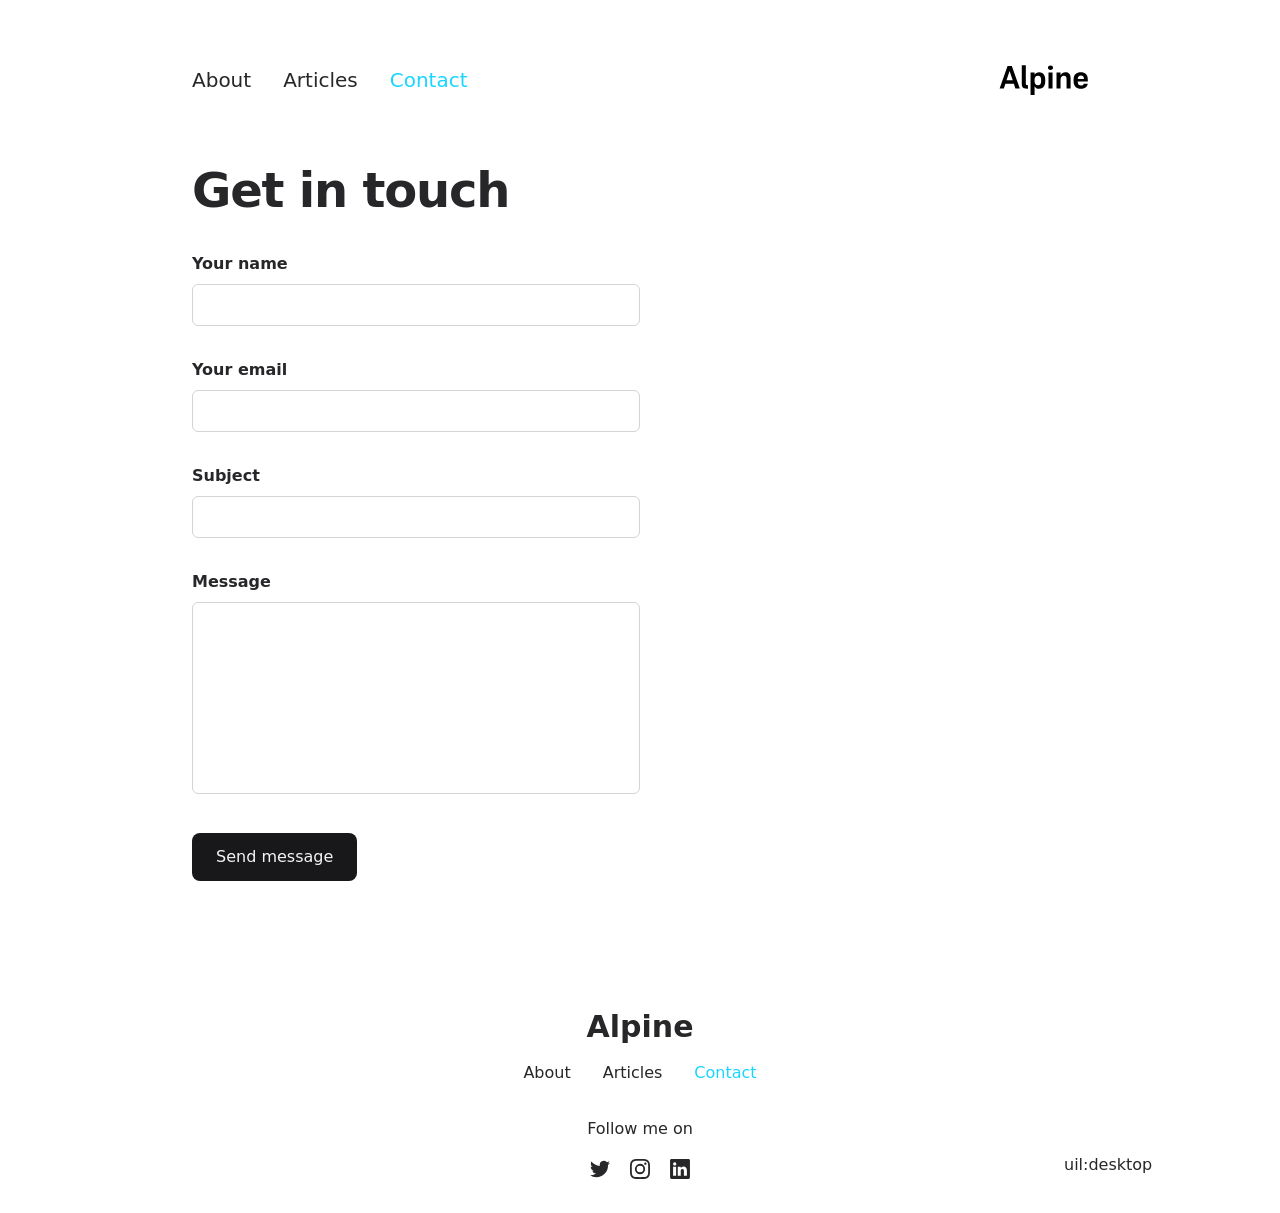
<file: contact/index.html>
<!DOCTYPE html><html lang="en"><head><meta charset="utf-8">
<meta name="viewport" content="width=device-width, initial-scale=1">
<title>Contact</title>
<meta name="twitter:card" content="summary_large_image">
<meta name="description" content="The minimalist blog theme">
<meta property="og:description" content="The minimalist blog theme">
<meta property="og:image" content="/social-card-preview.png">
<meta property="og:image:width" content="400">
<meta property="og:image:height" content="300">
<meta property="og:image:alt" content="An image showcasing my project.">
<meta property="og:title" content="Contact">
<link rel="preload" as="fetch" crossorigin="anonymous" href="/contact/_payload.json">
<link rel="stylesheet" href="/_nuxt/entry.8NE_guju.css">
<link rel="stylesheet" href="/_nuxt/DocumentDrivenNotFound.n-bBYMyl.css">
<link rel="stylesheet" href="/_nuxt/ProseH1.VGYXt50X.css">
<link rel="stylesheet" href="/_nuxt/ContactForm.iBAzDnYA.css">
<link rel="stylesheet" href="/_nuxt/Input.x9jVMVAR.css">
<link rel="stylesheet" href="/_nuxt/Button.9Y2RVSiC.css">
<link rel="modulepreload" as="script" crossorigin href="/_nuxt/entry.piHMjtJQ.js">
<link rel="modulepreload" as="script" crossorigin href="/_nuxt/NuxtImg.kcbMGlcE.js">
<link rel="modulepreload" as="script" crossorigin href="/_nuxt/document-driven.Oq5_hZie.js">
<link rel="modulepreload" as="script" crossorigin href="/_nuxt/DocumentDrivenEmpty.YyOzFpLK.js">
<link rel="modulepreload" as="script" crossorigin href="/_nuxt/ContentRenderer.9ZOQl4t6.js">
<link rel="modulepreload" as="script" crossorigin href="/_nuxt/ContentRendererMarkdown.vue.kmIV5VAn.js">
<link rel="modulepreload" as="script" crossorigin href="/_nuxt/preview.dbGsIkae.js">
<link rel="modulepreload" as="script" crossorigin href="/_nuxt/DocumentDrivenNotFound.yR5mhhGG.js">
<link rel="modulepreload" as="script" crossorigin href="/_nuxt/default.LOH5PLlu.js">
<link rel="modulepreload" as="script" crossorigin href="/_nuxt/ContentRendererMarkdown._HFHk7zW.js">
<link rel="modulepreload" as="script" crossorigin href="/_nuxt/ProseH1.o8Yl7Ddn.js">
<link rel="modulepreload" as="script" crossorigin href="/_nuxt/ContactForm.CVMupDc0.js">
<link rel="modulepreload" as="script" crossorigin href="/_nuxt/Input.Ke1uElqz.js">
<link rel="modulepreload" as="script" crossorigin href="/_nuxt/Button.O7r1WH5d.js">
<link rel="prefetch" as="style" href="/_nuxt/article.0f_yxKQu.css">
<link rel="prefetch" as="style" href="/_nuxt/ProseA.KSt1KyEu.css">
<link rel="prefetch" as="script" crossorigin href="/_nuxt/article.03e5_qke.js">
<link rel="prefetch" as="script" crossorigin href="/_nuxt/ProseA.Wxh8JNDL.js">
<link rel="prefetch" as="script" crossorigin href="/_nuxt/date.3uOv5BcS.js">
<link rel="prefetch" as="script" crossorigin href="/_nuxt/page.PvZ3QvYi.js">
<link rel="prefetch" as="script" crossorigin href="/_nuxt/client-db.ex8mlr6-.js">
<link rel="prefetch" as="script" crossorigin href="/_nuxt/slugify.kIh9Y0xo.js">
<link rel="prefetch" as="style" href="/_nuxt/useStudio.3MfaGMCn.css">
<link rel="prefetch" as="script" crossorigin href="/_nuxt/useStudio._XvwqSln.js">
<link rel="prefetch" as="script" crossorigin href="/_nuxt/query.VLJ2mpmj.js">
<link rel="prefetch" as="style" href="/_nuxt/error-404._LjjY-y0.css">
<link rel="prefetch" as="script" crossorigin href="/_nuxt/error-404.BqSmLY7t.js">
<link rel="prefetch" as="style" href="/_nuxt/error-500.Ke0_YfD7.css">
<link rel="prefetch" as="script" crossorigin href="/_nuxt/error-500.fUy7qoAT.js">
<script type="module" src="/_nuxt/entry.piHMjtJQ.js" crossorigin></script><style id="pinceau-runtime-hydratable">@media{.phy[--]{--puid:EpbVI9-v;}.pv-mhg1er{max-width:var(--elements-container-maxWidth);padding-left:var(--elements-container-padding-mobile);padding-right:var(--elements-container-padding-mobile);}@media (min-width: 475px){.pv-mhg1er{padding-left:var(--elements-container-padding-xs);padding-right:var(--elements-container-padding-xs);}}@media (min-width: 640px){.pv-mhg1er{padding-left:var(--elements-container-padding-sm);padding-right:var(--elements-container-padding-sm);}}@media (min-width: 768px){.pv-mhg1er{padding-left:var(--elements-container-padding-md);padding-right:var(--elements-container-padding-md);}}} </style><style id="pinceau-theme">@media { :root {--pinceau-mq: initial; --alpine-readableLine: 68ch;--alpine-backdrop-backgroundColor: #f4f4f5b3;--prose-code-inline-padding: 0.2rem 0.375rem 0.2rem 0.375rem;--prose-code-block-backdropFilter: contrast(1);--prose-code-block-border-style: solid;--prose-code-block-border-width: 1px;--prose-tbody-tr-borderBottom-style: dashed;--prose-tbody-tr-borderBottom-width: 1px;--prose-th-textAlign: inherit;--prose-thead-borderBottom-style: solid;--prose-thead-borderBottom-width: 1px;--prose-thead-border-style: solid;--prose-thead-border-width: 0px;--prose-table-textAlign: start;--prose-hr-width: 1px;--prose-hr-style: solid;--prose-li-listStylePosition: outside;--prose-ol-li-markerColor: currentColor;--prose-ol-paddingInlineStart: 21px;--prose-ol-listStyleType: decimal;--prose-ul-li-markerColor: currentColor;--prose-ul-paddingInlineStart: 21px;--prose-ul-listStyleType: disc;--prose-blockquote-border-style: solid;--prose-blockquote-border-width: 4px;--prose-blockquote-quotes: '201C' '201D' '2018' '2019';--prose-blockquote-paddingInlineStart: 24px;--prose-a-code-color-hover: currentColor;--prose-a-code-color-static: currentColor;--prose-a-hasCode-borderBottom: none;--prose-a-border-distance: 2px;--prose-a-border-color-hover: currentColor;--prose-a-border-color-static: currentColor;--prose-a-border-style-hover: solid;--prose-a-border-style-static: dashed;--prose-a-border-width: 1px;--prose-a-color-static: inherit;--prose-a-textDecoration: none;--prose-h6-margin: 3rem 0 2rem;--prose-h5-margin: 3rem 0 2rem;--prose-h4-margin: 3rem 0 2rem;--prose-h3-margin: 3rem 0 2rem;--prose-h2-margin: 3rem 0 2rem;--prose-h1-margin: 0 0 2rem;--prose-p-fontSize: 18px;--typography-lead-loose: 2;--typography-lead-relaxed: 1.625;--typography-lead-normal: 1.5;--typography-lead-snug: 1.375;--typography-lead-tight: 1.25;--typography-lead-none: 1;--typography-lead-10: 2.5rem;--typography-lead-9: 2.25rem;--typography-lead-8: 2rem;--typography-lead-7: 1.75rem;--typography-lead-6: 1.5rem;--typography-lead-5: 1.25rem;--typography-lead-4: 1rem;--typography-lead-3: .75rem;--typography-lead-2: .5rem;--typography-lead-1: .025rem;--typography-fontWeight-black: 900;--typography-fontWeight-extrabold: 800;--typography-fontWeight-bold: 700;--typography-fontWeight-semibold: 600;--typography-fontWeight-medium: 500;--typography-fontWeight-normal: 400;--typography-fontWeight-light: 300;--typography-fontWeight-extralight: 200;--typography-fontWeight-thin: 100;--typography-fontSize-9xl: 128px;--typography-fontSize-8xl: 96px;--typography-fontSize-7xl: 72px;--typography-fontSize-6xl: 60px;--typography-fontSize-5xl: 48px;--typography-fontSize-4xl: 36px;--typography-fontSize-3xl: 30px;--typography-fontSize-2xl: 24px;--typography-fontSize-xl: 20px;--typography-fontSize-lg: 18px;--typography-fontSize-base: 16px;--typography-fontSize-sm: 14px;--typography-fontSize-xs: 12px;--typography-letterSpacing-wide: 0.025em;--typography-letterSpacing-tight: -0.025em;--typography-verticalMargin-base: 24px;--typography-verticalMargin-sm: 16px;--elements-border-secondary-hover: [object Object];--elements-backdrop-background: #fffc;--elements-backdrop-filter: saturate(200%) blur(20px);--elements-container-maxWidth: 64rem;--lead-loose: 2;--lead-relaxed: 1.625;--lead-normal: 1.5;--lead-snug: 1.375;--lead-tight: 1.25;--lead-none: 1;--lead-10: 2.5rem;--lead-9: 2.25rem;--lead-8: 2rem;--lead-7: 1.75rem;--lead-6: 1.5rem;--lead-5: 1.25rem;--lead-4: 1rem;--lead-3: .75rem;--lead-2: .5rem;--lead-1: .025rem;--letterSpacing-widest: 0.1em;--letterSpacing-wider: 0.05em;--letterSpacing-wide: 0.025em;--letterSpacing-normal: 0em;--letterSpacing-tight: -0.025em;--letterSpacing-tighter: -0.05em;--fontSize-9xl: 8rem;--fontSize-8xl: 6rem;--fontSize-7xl: 4.5rem;--fontSize-6xl: 3.75rem;--fontSize-5xl: 3rem;--fontSize-4xl: 2.25rem;--fontSize-3xl: 1.875rem;--fontSize-2xl: 1.5rem;--fontSize-xl: 1.25rem;--fontSize-lg: 1.125rem;--fontSize-base: 1rem;--fontSize-sm: 0.875rem;--fontSize-xs: 0.75rem;--fontWeight-black: 900;--fontWeight-extrabold: 800;--fontWeight-bold: 700;--fontWeight-semibold: 600;--fontWeight-medium: 500;--fontWeight-normal: 400;--fontWeight-light: 300;--fontWeight-extralight: 200;--fontWeight-thin: 100;--font-mono: ui-monospace, SFMono-Regular, Menlo, Monaco, Consolas, Liberation Mono, Courier New, monospace;--font-serif: ui-serif, Georgia, Cambria, Times New Roman, Times, serif;--font-sans: ui-sans-serif, system-ui, -apple-system, BlinkMacSystemFont, Segoe UI, Roboto, Helvetica Neue, Arial, Noto Sans, sans-serif, Apple Color Emoji, Segoe UI Emoji, Segoe UI Symbol, Noto Color Emoji;--opacity-total: 1;--opacity-high: 0.8;--opacity-medium: 0.5;--opacity-soft: 0.3;--opacity-light: 0.15;--opacity-bright: 0.1;--opacity-noOpacity: 0;--borderWidth-lg: 3px;--borderWidth-md: 2px;--borderWidth-sm: 1px;--borderWidth-noBorder: 0;--space-rem-875: 0.875rem;--space-rem-625: 0.625rem;--space-rem-375: 0.375rem;--space-rem-125: 0.125rem;--space-px: 1px;--space-128: 32rem;--space-96: 24rem;--space-80: 20rem;--space-72: 18rem;--space-64: 16rem;--space-60: 15rem;--space-56: 14rem;--space-52: 13rem;--space-48: 12rem;--space-44: 11rem;--space-40: 10rem;--space-36: 9rem;--space-32: 8rem;--space-28: 7rem;--space-24: 6rem;--space-20: 5rem;--space-16: 4rem;--space-14: 3.5rem;--space-12: 3rem;--space-11: 2.75rem;--space-10: 2.5rem;--space-9: 2.25rem;--space-8: 2rem;--space-7: 1.75rem;--space-6: 1.5rem;--space-5: 1.25rem;--space-4: 1rem;--space-3: 0.75rem;--space-2: 0.5rem;--space-1: 0.25rem;--space-0: 0px;--size-full: 100%;--size-7xl: 80rem;--size-6xl: 72rem;--size-5xl: 64rem;--size-4xl: 56rem;--size-3xl: 48rem;--size-2xl: 42rem;--size-xl: 36rem;--size-lg: 32rem;--size-md: 28rem;--size-sm: 24rem;--size-xs: 20rem;--size-200: 200px;--size-104: 104px;--size-80: 80px;--size-64: 64px;--size-56: 56px;--size-48: 48px;--size-40: 40px;--size-32: 32px;--size-24: 24px;--size-20: 20px;--size-16: 16px;--size-12: 12px;--size-8: 8px;--size-6: 6px;--size-4: 4px;--size-2: 2px;--size-0: 0px;--radii-full: 9999px;--radii-3xl: 1.75rem;--radii-2xl: 1.5rem;--radii-xl: 1rem;--radii-lg: 0.75rem;--radii-md: 0.5rem;--radii-sm: 0.375rem;--radii-xs: 0.25rem;--radii-2xs: 0.125rem;--radii-none: 0px;--shadow-none: 0px 0px 0px 0px transparent;--shadow-lg: 0px 10px 15px -3px #000000, 0px 4px 6px -4px #000000;--shadow-md: 0px 4px 6px -1px #000000, 0px 2px 4px -2px #000000;--shadow-sm: 0px 1px 3px 0px #000000, 0px 1px 2px -1px #000000;--shadow-xs: 0px 1px 2px 0px #000000;--height-screen: 100vh;--width-screen: 100vw;--color-primary-900: #002e38;--color-primary-800: #005c70;--color-primary-700: #008aa9;--color-primary-600: #00b9e1;--color-primary-500: #1ad6ff;--color-primary-400: #40ddff;--color-primary-300: #66e4ff;--color-primary-200: #8deaff;--color-primary-100: #b3f1ff;--color-primary-50: #d9f8ff;--color-ruby-900: #380011;--color-ruby-800: #700021;--color-ruby-700: #a90032;--color-ruby-600: #e10043;--color-ruby-500: #ff1a5e;--color-ruby-400: #ff4079;--color-ruby-300: #ff6694;--color-ruby-200: #ff8dae;--color-ruby-100: #ffb3c9;--color-ruby-50: #ffd9e4;--color-pink-900: #380025;--color-pink-800: #70004b;--color-pink-700: #a90070;--color-pink-600: #e10095;--color-pink-500: #ff1ab2;--color-pink-400: #ff40bf;--color-pink-300: #ff66cc;--color-pink-200: #ff8dd8;--color-pink-100: #ffb3e5;--color-pink-50: #ffd9f2;--color-purple-900: #190038;--color-purple-800: #330070;--color-purple-700: #4c00a9;--color-purple-600: #6500e1;--color-purple-500: #811aff;--color-purple-400: #9640ff;--color-purple-300: #ab66ff;--color-purple-200: #c08dff;--color-purple-100: #d5b3ff;--color-purple-50: #ead9ff;--color-royalblue-900: #0b0531;--color-royalblue-800: #160a62;--color-royalblue-700: #211093;--color-royalblue-600: #2c15c4;--color-royalblue-500: #4127e8;--color-royalblue-400: #614bec;--color-royalblue-300: #806ff0;--color-royalblue-200: #a093f3;--color-royalblue-100: #c0b7f7;--color-royalblue-50: #dfdbfb;--color-indigoblue-900: #001238;--color-indigoblue-800: #002370;--color-indigoblue-700: #0035a9;--color-indigoblue-600: #0047e1;--color-indigoblue-500: #1a62ff;--color-indigoblue-400: #407cff;--color-indigoblue-300: #6696ff;--color-indigoblue-200: #8db0ff;--color-indigoblue-100: #b3cbff;--color-indigoblue-50: #d9e5ff;--color-blue-900: #002438;--color-blue-800: #004870;--color-blue-700: #006ca9;--color-blue-600: #0090e1;--color-blue-500: #1aadff;--color-blue-400: #40bbff;--color-blue-300: #66c8ff;--color-blue-200: #8dd6ff;--color-blue-100: #b3e4ff;--color-blue-50: #d9f1ff;--color-lightblue-900: #002e38;--color-lightblue-800: #005c70;--color-lightblue-700: #008aa9;--color-lightblue-600: #00b9e1;--color-lightblue-500: #1ad6ff;--color-lightblue-400: #40ddff;--color-lightblue-300: #66e4ff;--color-lightblue-200: #8deaff;--color-lightblue-100: #b3f1ff;--color-lightblue-50: #d9f8ff;--color-teal-900: #062a28;--color-teal-800: #0b544f;--color-teal-700: #117d77;--color-teal-600: #16a79e;--color-teal-500: #1cd1c6;--color-teal-400: #36e4da;--color-teal-300: #5fe9e1;--color-teal-200: #87efe9;--color-teal-100: #aff4f0;--color-teal-50: #d7faf8;--color-pear-900: #2a2b09;--color-pear-800: #545512;--color-pear-700: #7e801b;--color-pear-600: #a8aa24;--color-pear-500: #d0d32f;--color-pear-400: #d8da52;--color-pear-300: #e0e274;--color-pear-200: #e8e997;--color-pear-100: #eff0ba;--color-pear-50: #f7f8dc;--color-red-900: #380300;--color-red-800: #700700;--color-red-700: #a90a00;--color-red-600: #e10e00;--color-red-500: #ff281a;--color-red-400: #ff4c40;--color-red-300: #ff7066;--color-red-200: #ff948d;--color-red-100: #ffb7b3;--color-red-50: #ffdbd9;--color-orange-900: #381800;--color-orange-800: #702f00;--color-orange-700: #a94700;--color-orange-600: #e15e00;--color-orange-500: #ff7a1a;--color-orange-400: #ff9040;--color-orange-300: #ffa666;--color-orange-200: #ffbd8d;--color-orange-100: #ffd3b3;--color-orange-50: #ffe9d9;--color-yellow-900: #362b03;--color-yellow-800: #6d5605;--color-yellow-700: #a38108;--color-yellow-600: #daac0a;--color-yellow-500: #f5c828;--color-yellow-400: #f7d14c;--color-yellow-300: #f8da70;--color-yellow-200: #fae393;--color-yellow-100: #fcedb7;--color-yellow-50: #fdf6db;--color-green-900: #003f25;--color-green-800: #005e38;--color-green-700: #007e4a;--color-green-600: #009d5d;--color-green-500: #00bd6f;--color-green-400: #00dc82;--color-green-300: #30ffaa;--color-green-200: #83ffcc;--color-green-100: #acffdd;--color-green-50: #d6ffee;--color-gray-900: #18181B;--color-gray-800: #27272A;--color-gray-700: #3f3f46;--color-gray-600: #52525B;--color-gray-500: #71717A;--color-gray-400: #a1a1aa;--color-gray-300: #D4d4d8;--color-gray-200: #e4e4e7;--color-gray-100: #f4f4f5;--color-gray-50: #fafafa;--color-black: #0c0c0d;--color-white: #FFFFFF;--media-portrait: only screen and (orientation: portrait);--media-landscape: only screen and (orientation: landscape);--media-rm: (prefers-reduced-motion: reduce);--media-2xl: (min-width: 1536px);--media-xl: (min-width: 1280px);--media-lg: (min-width: 1024px);--media-md: (min-width: 768px);--media-sm: (min-width: 640px);--media-xs: (min-width: 475px);--alpine-body-color: var(--color-gray-800);--alpine-body-backgroundColor: var(--color-white);--prose-code-inline-fontWeight: var(--typography-fontWeight-normal);--prose-code-inline-fontSize: var(--typography-fontSize-sm);--prose-code-inline-borderRadius: var(--radii-xs);--prose-code-block-pre-padding: var(--typography-verticalMargin-sm);--prose-code-block-margin: var(--typography-verticalMargin-base) 0;--prose-code-block-fontSize: var(--typography-fontSize-sm);--prose-tbody-code-inline-fontSize: var(--typography-fontSize-sm);--prose-tbody-td-padding: var(--typography-verticalMargin-sm);--prose-th-fontWeight: var(--typography-fontWeight-semibold);--prose-th-padding: 0 var(--typography-verticalMargin-sm) var(--typography-verticalMargin-sm) var(--typography-verticalMargin-sm);--prose-table-lineHeight: var(--typography-lead-6);--prose-table-fontSize: var(--typography-fontSize-sm);--prose-table-margin: var(--typography-verticalMargin-base) 0;--prose-hr-margin: var(--typography-verticalMargin-base) 0;--prose-li-margin: var(--typography-verticalMargin-sm) 0;--prose-ol-margin: var(--typography-verticalMargin-base) 0;--prose-ul-margin: var(--typography-verticalMargin-base) 0;--prose-blockquote-margin: var(--typography-verticalMargin-base) 0;--prose-a-code-border-style: var(--prose-a-border-style-static);--prose-a-code-border-width: var(--prose-a-border-width);--prose-a-fontWeight: var(--typography-fontWeight-medium);--prose-img-margin: var(--typography-verticalMargin-base) 0;--prose-strong-fontWeight: var(--typography-fontWeight-semibold);--prose-h6-iconSize: var(--typography-fontSize-base);--prose-h6-fontWeight: var(--typography-fontWeight-semibold);--prose-h6-lineHeight: var(--typography-lead-normal);--prose-h6-fontSize: var(--typography-fontSize-lg);--prose-h5-iconSize: var(--typography-fontSize-lg);--prose-h5-fontWeight: var(--typography-fontWeight-semibold);--prose-h5-lineHeight: var(--typography-lead-snug);--prose-h5-fontSize: var(--typography-fontSize-xl);--prose-h4-iconSize: var(--typography-fontSize-lg);--prose-h4-letterSpacing: var(--typography-letterSpacing-tight);--prose-h4-fontWeight: var(--typography-fontWeight-semibold);--prose-h4-lineHeight: var(--typography-lead-snug);--prose-h4-fontSize: var(--typography-fontSize-2xl);--prose-h3-iconSize: var(--typography-fontSize-xl);--prose-h3-letterSpacing: var(--typography-letterSpacing-tight);--prose-h3-fontWeight: var(--typography-fontWeight-semibold);--prose-h3-lineHeight: var(--typography-lead-snug);--prose-h3-fontSize: var(--typography-fontSize-3xl);--prose-h2-iconSize: var(--typography-fontSize-2xl);--prose-h2-letterSpacing: var(--typography-letterSpacing-tight);--prose-h2-fontWeight: var(--typography-fontWeight-semibold);--prose-h2-lineHeight: var(--typography-lead-tight);--prose-h2-fontSize: var(--typography-fontSize-4xl);--prose-h1-iconSize: var(--typography-fontSize-3xl);--prose-h1-letterSpacing: var(--typography-letterSpacing-tight);--prose-h1-fontWeight: var(--typography-fontWeight-bold);--prose-h1-lineHeight: var(--typography-lead-tight);--prose-h1-fontSize: var(--typography-fontSize-5xl);--prose-p-br-margin: var(--typography-verticalMargin-base) 0 0 0;--prose-p-margin: var(--typography-verticalMargin-base) 0;--prose-p-lineHeight: var(--typography-lead-normal);--typography-color-primary-900: var(--color-primary-900);--typography-color-primary-800: var(--color-primary-800);--typography-color-primary-700: var(--color-primary-700);--typography-color-primary-600: var(--color-primary-600);--typography-color-primary-500: var(--color-primary-500);--typography-color-primary-400: var(--color-primary-400);--typography-color-primary-300: var(--color-primary-300);--typography-color-primary-200: var(--color-primary-200);--typography-color-primary-100: var(--color-primary-100);--typography-color-primary-50: var(--color-primary-50);--typography-font-code: var(--font-mono);--typography-font-body: var(--font-sans);--typography-font-display: var(--font-sans);--typography-body-backgroundColor: var(--color-white);--typography-body-color: var(--color-black);--elements-state-danger-borderColor-secondary: var(--color-red-200);--elements-state-danger-borderColor-primary: var(--color-red-100);--elements-state-danger-backgroundColor-secondary: var(--color-red-100);--elements-state-danger-backgroundColor-primary: var(--color-red-50);--elements-state-danger-color-secondary: var(--color-red-600);--elements-state-danger-color-primary: var(--color-red-500);--elements-state-warning-borderColor-secondary: var(--color-yellow-200);--elements-state-warning-borderColor-primary: var(--color-yellow-100);--elements-state-warning-backgroundColor-secondary: var(--color-yellow-100);--elements-state-warning-backgroundColor-primary: var(--color-yellow-50);--elements-state-warning-color-secondary: var(--color-yellow-700);--elements-state-warning-color-primary: var(--color-yellow-600);--elements-state-success-borderColor-secondary: var(--color-green-200);--elements-state-success-borderColor-primary: var(--color-green-100);--elements-state-success-backgroundColor-secondary: var(--color-green-100);--elements-state-success-backgroundColor-primary: var(--color-green-50);--elements-state-success-color-secondary: var(--color-green-600);--elements-state-success-color-primary: var(--color-green-500);--elements-state-info-borderColor-secondary: var(--color-blue-200);--elements-state-info-borderColor-primary: var(--color-blue-100);--elements-state-info-backgroundColor-secondary: var(--color-blue-100);--elements-state-info-backgroundColor-primary: var(--color-blue-50);--elements-state-info-color-secondary: var(--color-blue-600);--elements-state-info-color-primary: var(--color-blue-500);--elements-state-primary-borderColor-secondary: var(--color-primary-200);--elements-state-primary-borderColor-primary: var(--color-primary-100);--elements-state-primary-backgroundColor-secondary: var(--color-primary-100);--elements-state-primary-backgroundColor-primary: var(--color-primary-50);--elements-state-primary-color-secondary: var(--color-primary-700);--elements-state-primary-color-primary: var(--color-primary-600);--elements-surface-secondary-backgroundColor: var(--color-gray-200);--elements-surface-primary-backgroundColor: var(--color-gray-100);--elements-surface-background-base: var(--color-gray-100);--elements-border-secondary-static: var(--color-gray-200);--elements-border-primary-hover: var(--color-gray-200);--elements-border-primary-static: var(--color-gray-100);--elements-container-padding-md: var(--space-16);--elements-container-padding-sm: var(--space-12);--elements-container-padding-xs: var(--space-8);--elements-container-padding-mobile: var(--space-6);--elements-text-secondary-color-hover: var(--color-gray-700);--elements-text-secondary-color-static: var(--color-gray-500);--elements-text-primary-color-static: var(--color-gray-900);--text-6xl-lineHeight: var(--lead-none);--text-6xl-fontSize: var(--fontSize-6xl);--text-5xl-lineHeight: var(--lead-none);--text-5xl-fontSize: var(--fontSize-5xl);--text-4xl-lineHeight: var(--lead-10);--text-4xl-fontSize: var(--fontSize-4xl);--text-3xl-lineHeight: var(--lead-9);--text-3xl-fontSize: var(--fontSize-3xl);--text-2xl-lineHeight: var(--lead-8);--text-2xl-fontSize: var(--fontSize-2xl);--text-xl-lineHeight: var(--lead-7);--text-xl-fontSize: var(--fontSize-xl);--text-lg-lineHeight: var(--lead-7);--text-lg-fontSize: var(--fontSize-lg);--text-base-lineHeight: var(--lead-6);--text-base-fontSize: var(--fontSize-base);--text-sm-lineHeight: var(--lead-5);--text-sm-fontSize: var(--fontSize-sm);--text-xs-lineHeight: var(--lead-4);--text-xs-fontSize: var(--fontSize-xs);--shadow-2xl: 0px 25px 50px -12px var(--color-gray-900);--shadow-xl: 0px 20px 25px -5px var(--color-gray-400), 0px 8px 10px -6px #000000;--color-secondary-900: var(--color-gray-900);--color-secondary-800: var(--color-gray-800);--color-secondary-700: var(--color-gray-700);--color-secondary-600: var(--color-gray-600);--color-secondary-500: var(--color-gray-500);--color-secondary-400: var(--color-gray-400);--color-secondary-300: var(--color-gray-300);--color-secondary-200: var(--color-gray-200);--color-secondary-100: var(--color-gray-100);--color-secondary-50: var(--color-gray-50);--prose-a-code-background-hover: var(--typography-color-primary-50);--prose-a-code-border-color-hover: var(--typography-color-primary-500);--prose-a-color-hover: var(--typography-color-primary-500);--typography-color-secondary-900: var(--color-secondary-900);--typography-color-secondary-800: var(--color-secondary-800);--typography-color-secondary-700: var(--color-secondary-700);--typography-color-secondary-600: var(--color-secondary-600);--typography-color-secondary-500: var(--color-secondary-500);--typography-color-secondary-400: var(--color-secondary-400);--typography-color-secondary-300: var(--color-secondary-300);--typography-color-secondary-200: var(--color-secondary-200);--typography-color-secondary-100: var(--color-secondary-100);--typography-color-secondary-50: var(--color-secondary-50);--prose-code-inline-backgroundColor: var(--typography-color-secondary-100);--prose-code-inline-color: var(--typography-color-secondary-700);--prose-code-block-backgroundColor: var(--typography-color-secondary-100);--prose-code-block-color: var(--typography-color-secondary-700);--prose-code-block-border-color: var(--typography-color-secondary-200);--prose-tbody-tr-borderBottom-color: var(--typography-color-secondary-200);--prose-th-color: var(--typography-color-secondary-600);--prose-thead-borderBottom-color: var(--typography-color-secondary-200);--prose-thead-border-color: var(--typography-color-secondary-300);--prose-hr-color: var(--typography-color-secondary-200);--prose-blockquote-border-color: var(--typography-color-secondary-200);--prose-blockquote-color: var(--typography-color-secondary-500);--prose-a-code-border-color-static: var(--typography-color-secondary-400); } }@media { :root.dark {--pinceau-mq: dark; --alpine-backdrop-backgroundColor: #18181bb3;--prose-code-block-backdropFilter: contrast(1);--prose-ol-li-markerColor: currentColor;--prose-ul-li-markerColor: currentColor;--prose-a-code-color-hover: currentColor;--prose-a-code-color-static: currentColor;--prose-a-border-color-hover: currentColor;--prose-a-border-color-static: currentColor;--prose-a-color-static: inherit;--elements-backdrop-background: #0c0d0ccc;--alpine-body-color: var(--color-gray-200);--alpine-body-backgroundColor: var(--color-black);--typography-body-backgroundColor: var(--color-black);--typography-body-color: var(--color-white);--elements-state-danger-borderColor-secondary: var(--color-red-700);--elements-state-danger-borderColor-primary: var(--color-red-800);--elements-state-danger-backgroundColor-secondary: var(--color-red-800);--elements-state-danger-backgroundColor-primary: var(--color-red-900);--elements-state-danger-color-secondary: var(--color-red-200);--elements-state-danger-color-primary: var(--color-red-300);--elements-state-warning-borderColor-secondary: var(--color-yellow-700);--elements-state-warning-borderColor-primary: var(--color-yellow-800);--elements-state-warning-backgroundColor-secondary: var(--color-yellow-800);--elements-state-warning-backgroundColor-primary: var(--color-yellow-900);--elements-state-warning-color-secondary: var(--color-yellow-200);--elements-state-warning-color-primary: var(--color-yellow-400);--elements-state-success-borderColor-secondary: var(--color-green-700);--elements-state-success-borderColor-primary: var(--color-green-800);--elements-state-success-backgroundColor-secondary: var(--color-green-800);--elements-state-success-backgroundColor-primary: var(--color-green-900);--elements-state-success-color-secondary: var(--color-green-200);--elements-state-success-color-primary: var(--color-green-400);--elements-state-info-borderColor-secondary: var(--color-blue-700);--elements-state-info-borderColor-primary: var(--color-blue-800);--elements-state-info-backgroundColor-secondary: var(--color-blue-800);--elements-state-info-backgroundColor-primary: var(--color-blue-900);--elements-state-info-color-secondary: var(--color-blue-200);--elements-state-info-color-primary: var(--color-blue-400);--elements-state-primary-borderColor-secondary: var(--color-primary-700);--elements-state-primary-borderColor-primary: var(--color-primary-800);--elements-state-primary-backgroundColor-secondary: var(--color-primary-800);--elements-state-primary-backgroundColor-primary: var(--color-primary-900);--elements-state-primary-color-secondary: var(--color-primary-200);--elements-state-primary-color-primary: var(--color-primary-400);--elements-surface-secondary-backgroundColor: var(--color-gray-800);--elements-surface-primary-backgroundColor: var(--color-gray-900);--elements-surface-background-base: var(--color-gray-900);--elements-border-secondary-static: var(--color-gray-800);--elements-border-primary-hover: var(--color-gray-800);--elements-border-primary-static: var(--color-gray-900);--elements-text-secondary-color-hover: var(--color-gray-200);--elements-text-secondary-color-static: var(--color-gray-400);--elements-text-primary-color-static: var(--color-gray-50);--prose-a-code-background-hover: var(--typography-color-primary-900);--prose-a-code-border-color-hover: var(--typography-color-primary-600);--prose-a-color-hover: var(--typography-color-primary-400);--prose-code-inline-backgroundColor: var(--typography-color-secondary-800);--prose-code-inline-color: var(--typography-color-secondary-200);--prose-code-block-backgroundColor: var(--typography-color-secondary-900);--prose-code-block-color: var(--typography-color-secondary-200);--prose-code-block-border-color: var(--typography-color-secondary-800);--prose-tbody-tr-borderBottom-color: var(--typography-color-secondary-800);--prose-th-color: var(--typography-color-secondary-400);--prose-thead-borderBottom-color: var(--typography-color-secondary-800);--prose-thead-border-color: var(--typography-color-secondary-600);--prose-hr-color: var(--typography-color-secondary-800);--prose-blockquote-border-color: var(--typography-color-secondary-700);--prose-blockquote-color: var(--typography-color-secondary-400);--prose-a-code-border-color-static: var(--typography-color-secondary-600); } }</style><script>"use strict";(()=>{const a=window,e=document.documentElement,m=["dark","light"],c=window&&window.localStorage&&window.localStorage.getItem&&window.localStorage.getItem("nuxt-color-mode")||"system";let n=c==="system"?d():c;const l=e.getAttribute("data-color-mode-forced");l&&(n=l),i(n),a["__NUXT_COLOR_MODE__"]={preference:c,value:n,getColorScheme:d,addColorScheme:i,removeColorScheme:f};function i(o){const t=""+o+"",s="";e.classList?e.classList.add(t):e.className+=" "+t,s&&e.setAttribute("data-"+s,o)}function f(o){const t=""+o+"",s="";e.classList?e.classList.remove(t):e.className=e.className.replace(new RegExp(t,"g"),""),s&&e.removeAttribute("data-"+s)}function r(o){return a.matchMedia("(prefers-color-scheme"+o+")")}function d(){if(a.matchMedia&&r("").media!=="not all"){for(const o of m)if(r(":"+o).matches)return o}return"light"}})();
</script></head><body><div id="__nuxt"><div class="container pv-mhg1er pc-EpbVI9 app-layout" data-v-6421c844 data-v-0ef1b576><!--[--><div class="nuxt-progress" style="width:0%;height:3px;opacity:0;background-size:Infinity% auto;" data-v-6421c844></div><header class="right" data-v-6421c844 data-v-2034c1c6><div class="menu" data-v-2034c1c6><button aria-label="Navigation Menu" data-v-2034c1c6><svg width="24" height="24" viewBox="0 0 68 68" fill="currentColor" xmlns="http://www.w3.org/2000/svg" data-v-2034c1c6><path d="M8 34C8 32.1362 8 31.2044 8.30448 30.4693C8.71046 29.4892 9.48915 28.7105 10.4693 28.3045C11.2044 28 12.1362 28 14 28C15.8638 28 16.7956 28 17.5307 28.3045C18.5108 28.7105 19.2895 29.4892 19.6955 30.4693C20 31.2044 20 32.1362 20 34C20 35.8638 20 36.7956 19.6955 37.5307C19.2895 38.5108 18.5108 39.2895 17.5307 39.6955C16.7956 40 15.8638 40 14 40C12.1362 40 11.2044 40 10.4693 39.6955C9.48915 39.2895 8.71046 38.5108 8.30448 37.5307C8 36.7956 8 35.8638 8 34Z" data-v-2034c1c6></path><path d="M28 34C28 32.1362 28 31.2044 28.3045 30.4693C28.7105 29.4892 29.4892 28.7105 30.4693 28.3045C31.2044 28 32.1362 28 34 28C35.8638 28 36.7956 28 37.5307 28.3045C38.5108 28.7105 39.2895 29.4892 39.6955 30.4693C40 31.2044 40 32.1362 40 34C40 35.8638 40 36.7956 39.6955 37.5307C39.2895 38.5108 38.5108 39.2895 37.5307 39.6955C36.7956 40 35.8638 40 34 40C32.1362 40 31.2044 40 30.4693 39.6955C29.4892 39.2895 28.7105 38.5108 28.3045 37.5307C28 36.7956 28 35.8638 28 34Z" data-v-2034c1c6></path><path d="M48 34C48 32.1362 48 31.2044 48.3045 30.4693C48.7105 29.4892 49.4892 28.7105 50.4693 28.3045C51.2044 28 52.1362 28 54 28C55.8638 28 56.7956 28 57.5307 28.3045C58.5108 28.7105 59.2895 29.4892 59.6955 30.4693C60 31.2044 60 32.1362 60 34C60 35.8638 60 36.7956 59.6955 37.5307C59.2895 38.5108 58.5108 39.2895 57.5307 39.6955C56.7956 40 55.8638 40 54 40C52.1362 40 51.2044 40 50.4693 39.6955C49.4892 39.2895 48.7105 38.5108 48.3045 37.5307C48 36.7956 48 35.8638 48 34Z" data-v-2034c1c6></path></svg></button></div><div class="overlay" data-v-2034c1c6><nav data-v-2034c1c6 data-v-75869721><ul data-v-75869721><!--[--><li data-v-75869721><a href="/" class="" data-v-75869721><span class="underline-fx" data-v-75869721></span> About</a></li><li data-v-75869721><a href="/articles" class="" data-v-75869721><span class="underline-fx" data-v-75869721></span> Articles</a></li><li data-v-75869721><a aria-current="page" href="/contact" class="router-link-active router-link-exact-active" data-v-75869721><span class="underline-fx" data-v-75869721></span> Contact</a></li><!--]--></ul></nav></div><div class="logo" data-v-2034c1c6><a href="/" class="" data-v-2034c1c6><img src="/logo-dark.svg" class="dark-img" alt="alpine" width="89" height="31" data-v-2034c1c6><img src="/logo.svg" class="light-img" alt="alpine" width="89" height="31" data-v-2034c1c6></a></div><div class="main-nav" data-v-2034c1c6><nav data-v-2034c1c6 data-v-75869721><ul data-v-75869721><!--[--><li data-v-75869721><a href="/" class="" data-v-75869721><span class="underline-fx" data-v-75869721></span> About</a></li><li data-v-75869721><a href="/articles" class="" data-v-75869721><span class="underline-fx" data-v-75869721></span> Articles</a></li><li data-v-75869721><a aria-current="page" href="/contact" class="router-link-active router-link-exact-active" data-v-75869721><span class="underline-fx" data-v-75869721></span> Contact</a></li><!--]--></ul></nav></div></header><!--[--><div class="document-driven-page"><main><!--[--><div><h1 id="get-in-touch" data-v-4383a7b2><a aria-current="page" href="/contact#get-in-touch" class="router-link-active router-link-exact-active" data-v-4383a7b2><!--[-->Get in touch<!--]--><!----></a></h1><form class="contact-form" method="POST" action data-v-18565e63><div class="inputs" data-v-18565e63><!--[--><div data-v-18565e63 data-v-d3c1f126><label for="name" data-v-d3c1f126>Your name</label><input id="name" name="name" value="" type="text" placeholder="" data-v-d3c1f126></div><div data-v-18565e63 data-v-d3c1f126><label for="email" data-v-d3c1f126>Your email</label><input id="email" name="email" value="" type="email" placeholder="" data-v-d3c1f126></div><div data-v-18565e63 data-v-d3c1f126><label for="subject" data-v-d3c1f126>Subject</label><input id="subject" name="subject" value="" type="text" placeholder="" data-v-d3c1f126></div><div data-v-18565e63 data-v-d3c1f126><label for="message" data-v-d3c1f126>Message</label><textarea id="message" name="message" type="textarea" placeholder="" data-v-d3c1f126></textarea></div><!--]--></div><div data-v-18565e63><button type="submit" disabled data-v-18565e63 data-v-81ee4adb><!--[-->Send message<!--]--></button></div></form></div><!--]--></main></div><!--]--><footer class="center" data-v-6421c844 data-v-c7660544><a href="https://www.github.com/nuxt-themes/alpine" rel="noopener noreferrer" class="credits" data-v-c7660544>Alpine</a><div class="navigation" data-v-c7660544><nav data-v-c7660544 data-v-75869721><ul data-v-75869721><!--[--><li data-v-75869721><a href="/" class="" data-v-75869721><span class="underline-fx" data-v-75869721></span> About</a></li><li data-v-75869721><a href="/articles" class="" data-v-75869721><span class="underline-fx" data-v-75869721></span> Articles</a></li><li data-v-75869721><a aria-current="page" href="/contact" class="router-link-active router-link-exact-active" data-v-75869721><span class="underline-fx" data-v-75869721></span> Contact</a></li><!--]--></ul></nav></div><p class="message" data-v-c7660544>Follow me on</p><div class="icons" data-v-c7660544><div class="social" data-v-c7660544><!--[--><a href="https://twitter.com/nuxtlabs" rel="noopener noreferrer" target="_blank" title="nuxtlabs" aria-label="nuxtlabs" data-v-fb60acf9><svg xmlns="http://www.w3.org/2000/svg" xmlns:xlink="http://www.w3.org/1999/xlink" aria-hidden="true" role="img" class="icon" data-v-fb60acf9 style="" width="1em" height="1em" viewBox="0 0 24 24" data-v-ecaac7a6><path fill="currentColor" d="M22 5.8a8.49 8.49 0 0 1-2.36.64a4.13 4.13 0 0 0 1.81-2.27a8.21 8.21 0 0 1-2.61 1a4.1 4.1 0 0 0-7 3.74a11.64 11.64 0 0 1-8.45-4.29a4.16 4.16 0 0 0-.55 2.07a4.09 4.09 0 0 0 1.82 3.41a4.05 4.05 0 0 1-1.86-.51v.05a4.1 4.1 0 0 0 3.3 4a3.93 3.93 0 0 1-1.1.17a4.9 4.9 0 0 1-.77-.07a4.11 4.11 0 0 0 3.83 2.84A8.22 8.22 0 0 1 3 18.34a7.93 7.93 0 0 1-1-.06a11.57 11.57 0 0 0 6.29 1.85A11.59 11.59 0 0 0 20 8.45v-.53a8.43 8.43 0 0 0 2-2.12"/></svg></a><a href="https://instagram.com/atinuxt" rel="noopener noreferrer" target="_blank" title="atinuxt" aria-label="atinuxt" data-v-fb60acf9><svg xmlns="http://www.w3.org/2000/svg" xmlns:xlink="http://www.w3.org/1999/xlink" aria-hidden="true" role="img" class="icon" data-v-fb60acf9 style="" width="1em" height="1em" viewBox="0 0 24 24" data-v-ecaac7a6><path fill="currentColor" d="M17.34 5.46a1.2 1.2 0 1 0 1.2 1.2a1.2 1.2 0 0 0-1.2-1.2m4.6 2.42a7.59 7.59 0 0 0-.46-2.43a4.94 4.94 0 0 0-1.16-1.77a4.7 4.7 0 0 0-1.77-1.15a7.3 7.3 0 0 0-2.43-.47C15.06 2 14.72 2 12 2s-3.06 0-4.12.06a7.3 7.3 0 0 0-2.43.47a4.78 4.78 0 0 0-1.77 1.15a4.7 4.7 0 0 0-1.15 1.77a7.3 7.3 0 0 0-.47 2.43C2 8.94 2 9.28 2 12s0 3.06.06 4.12a7.3 7.3 0 0 0 .47 2.43a4.7 4.7 0 0 0 1.15 1.77a4.78 4.78 0 0 0 1.77 1.15a7.3 7.3 0 0 0 2.43.47C8.94 22 9.28 22 12 22s3.06 0 4.12-.06a7.3 7.3 0 0 0 2.43-.47a4.7 4.7 0 0 0 1.77-1.15a4.85 4.85 0 0 0 1.16-1.77a7.59 7.59 0 0 0 .46-2.43c0-1.06.06-1.4.06-4.12s0-3.06-.06-4.12M20.14 16a5.61 5.61 0 0 1-.34 1.86a3.06 3.06 0 0 1-.75 1.15a3.19 3.19 0 0 1-1.15.75a5.61 5.61 0 0 1-1.86.34c-1 .05-1.37.06-4 .06s-3 0-4-.06a5.73 5.73 0 0 1-1.94-.3a3.27 3.27 0 0 1-1.1-.75a3 3 0 0 1-.74-1.15a5.54 5.54 0 0 1-.4-1.9c0-1-.06-1.37-.06-4s0-3 .06-4a5.54 5.54 0 0 1 .35-1.9A3 3 0 0 1 5 5a3.14 3.14 0 0 1 1.1-.8A5.73 5.73 0 0 1 8 3.86c1 0 1.37-.06 4-.06s3 0 4 .06a5.61 5.61 0 0 1 1.86.34a3.06 3.06 0 0 1 1.19.8a3.06 3.06 0 0 1 .75 1.1a5.61 5.61 0 0 1 .34 1.9c.05 1 .06 1.37.06 4s-.01 3-.06 4M12 6.87A5.13 5.13 0 1 0 17.14 12A5.12 5.12 0 0 0 12 6.87m0 8.46A3.33 3.33 0 1 1 15.33 12A3.33 3.33 0 0 1 12 15.33"/></svg></a><a href="https://www.linkedin.com/company/nuxtlabs" rel="noopener noreferrer" target="_blank" title="LinkedIn" aria-label="LinkedIn" data-v-fb60acf9><svg xmlns="http://www.w3.org/2000/svg" xmlns:xlink="http://www.w3.org/1999/xlink" aria-hidden="true" role="img" class="icon" data-v-fb60acf9 style="" width="1em" height="1em" viewBox="0 0 24 24" data-v-ecaac7a6><path fill="currentColor" d="M20.47 2H3.53a1.45 1.45 0 0 0-1.47 1.43v17.14A1.45 1.45 0 0 0 3.53 22h16.94a1.45 1.45 0 0 0 1.47-1.43V3.43A1.45 1.45 0 0 0 20.47 2M8.09 18.74h-3v-9h3ZM6.59 8.48a1.56 1.56 0 1 1 0-3.12a1.57 1.57 0 1 1 0 3.12m12.32 10.26h-3v-4.83c0-1.21-.43-2-1.52-2A1.65 1.65 0 0 0 12.85 13a2 2 0 0 0-.1.73v5h-3v-9h3V11a3 3 0 0 1 2.71-1.5c2 0 3.45 1.29 3.45 4.06Z"/></svg></a><!--]--></div><div class="color-mode-switch" data-v-c7660544><button aria-label="Color Mode" data-v-c7660544 data-v-3fc750bd><span data-v-3fc750bd></span></button></div></div></footer><!--]--></div></div><script type="application/json" id="__NUXT_DATA__" data-ssr="true" data-src="/contact/_payload.json">[{"state":1,"once":92,"_errors":94,"serverRendered":65,"path":7,"prerenderedAt":96},["Reactive",2],{"$sdd-pages":3,"$sdd-surrounds":37,"$sdd-globals":61,"$scolor-mode":63,"$sdd-navigation":66,"$sicons":83},["ShallowRef",4],["ShallowReactive",5],{"/contact":6},{"_path":7,"_dir":8,"_draft":9,"_partial":9,"_locale":8,"title":10,"description":8,"layout":11,"body":12,"_type":32,"_id":33,"_source":34,"_file":35,"_extension":36},"/contact","",false,"Contact","default",{"type":13,"children":14,"toc":29},"root",[15,24],{"type":16,"tag":17,"props":18,"children":20},"element","h1",{"id":19},"get-in-touch",[21],{"type":22,"value":23},"text","Get in touch",{"type":16,"tag":25,"props":26,"children":28},"contact-form",{":fields":27},"[{\"type\":\"text\",\"name\":\"name\",\"label\":\"Your name\",\"required\":true},{\"type\":\"email\",\"name\":\"email\",\"label\":\"Your email\",\"required\":true},{\"type\":\"text\",\"name\":\"subject\",\"label\":\"Subject\",\"required\":false},{\"type\":\"textarea\",\"name\":\"message\",\"label\":\"Message\",\"required\":true}]",[],{"title":8,"searchDepth":30,"depth":30,"links":31},2,[],"markdown","content:3.contact.md","content","3.contact.md","md",["ShallowRef",38],["ShallowReactive",39],{"/contact":40},[41,47],{"_path":42,"_dir":8,"_draft":9,"_partial":9,"_locale":8,"title":43,"description":8,"layout":44,"_type":32,"_id":45,"_source":34,"_file":46,"_extension":36},"/articles","Articles","page","content:2.articles.md","2.articles.md",{"_path":48,"_dir":49,"_draft":9,"_partial":9,"_locale":8,"title":50,"description":51,"cover":52,"author":53,"date":57,"layout":58,"_type":32,"_id":59,"_source":34,"_file":60,"_extension":36},"/articles/get-started","articles","Get started with Alpine","Creating a blog with Alpine is a command away, as well as deploying to many platforms.","/articles/get-started.webp",{"name":54,"avatarUrl":55,"link":56},"Sébastien Chopin","https://pbs.twimg.com/profile_images/1042510623962275840/1Iw_Mvud_400x400.jpg","https://twitter.com/atinux","2022-08-23T00:00:00.000Z","article","content:articles:1.get-started.md","articles/1.get-started.md",["ShallowRef",62],{},{"preference":64,"value":64,"unknown":65,"forced":9},"system",true,[67,70,82],{"title":68,"_path":69,"layout":11},"About","/",{"title":43,"_path":42,"children":71,"layout":44},[72,73,76,79],{"title":50,"_path":48,"layout":58},{"title":74,"_path":75,"layout":58},"Configure Alpine","/articles/configure",{"title":77,"_path":78,"layout":58},"Write Articles","/articles/write-articles",{"title":80,"_path":81,"layout":58},"Customize Alpine","/articles/design-tokens",{"title":10,"_path":7,"layout":11},{"uil:twitter":84,"uil:instagram":88,"uil:linkedin":90},{"left":85,"top":85,"width":86,"height":86,"rotate":85,"vFlip":9,"hFlip":9,"body":87},0,24,"\u003Cpath fill=\"currentColor\" d=\"M22 5.8a8.49 8.49 0 0 1-2.36.64a4.13 4.13 0 0 0 1.81-2.27a8.21 8.21 0 0 1-2.61 1a4.1 4.1 0 0 0-7 3.74a11.64 11.64 0 0 1-8.45-4.29a4.16 4.16 0 0 0-.55 2.07a4.09 4.09 0 0 0 1.82 3.41a4.05 4.05 0 0 1-1.86-.51v.05a4.1 4.1 0 0 0 3.3 4a3.93 3.93 0 0 1-1.1.17a4.9 4.9 0 0 1-.77-.07a4.11 4.11 0 0 0 3.83 2.84A8.22 8.22 0 0 1 3 18.34a7.93 7.93 0 0 1-1-.06a11.57 11.57 0 0 0 6.29 1.85A11.59 11.59 0 0 0 20 8.45v-.53a8.43 8.43 0 0 0 2-2.12\"/>",{"left":85,"top":85,"width":86,"height":86,"rotate":85,"vFlip":9,"hFlip":9,"body":89},"\u003Cpath fill=\"currentColor\" d=\"M17.34 5.46a1.2 1.2 0 1 0 1.2 1.2a1.2 1.2 0 0 0-1.2-1.2m4.6 2.42a7.59 7.59 0 0 0-.46-2.43a4.94 4.94 0 0 0-1.16-1.77a4.7 4.7 0 0 0-1.77-1.15a7.3 7.3 0 0 0-2.43-.47C15.06 2 14.72 2 12 2s-3.06 0-4.12.06a7.3 7.3 0 0 0-2.43.47a4.78 4.78 0 0 0-1.77 1.15a4.7 4.7 0 0 0-1.15 1.77a7.3 7.3 0 0 0-.47 2.43C2 8.94 2 9.28 2 12s0 3.06.06 4.12a7.3 7.3 0 0 0 .47 2.43a4.7 4.7 0 0 0 1.15 1.77a4.78 4.78 0 0 0 1.77 1.15a7.3 7.3 0 0 0 2.43.47C8.94 22 9.28 22 12 22s3.06 0 4.12-.06a7.3 7.3 0 0 0 2.43-.47a4.7 4.7 0 0 0 1.77-1.15a4.85 4.85 0 0 0 1.16-1.77a7.59 7.59 0 0 0 .46-2.43c0-1.06.06-1.4.06-4.12s0-3.06-.06-4.12M20.14 16a5.61 5.61 0 0 1-.34 1.86a3.06 3.06 0 0 1-.75 1.15a3.19 3.19 0 0 1-1.15.75a5.61 5.61 0 0 1-1.86.34c-1 .05-1.37.06-4 .06s-3 0-4-.06a5.73 5.73 0 0 1-1.94-.3a3.27 3.27 0 0 1-1.1-.75a3 3 0 0 1-.74-1.15a5.54 5.54 0 0 1-.4-1.9c0-1-.06-1.37-.06-4s0-3 .06-4a5.54 5.54 0 0 1 .35-1.9A3 3 0 0 1 5 5a3.14 3.14 0 0 1 1.1-.8A5.73 5.73 0 0 1 8 3.86c1 0 1.37-.06 4-.06s3 0 4 .06a5.61 5.61 0 0 1 1.86.34a3.06 3.06 0 0 1 1.19.8a3.06 3.06 0 0 1 .75 1.1a5.61 5.61 0 0 1 .34 1.9c.05 1 .06 1.37.06 4s-.01 3-.06 4M12 6.87A5.13 5.13 0 1 0 17.14 12A5.12 5.12 0 0 0 12 6.87m0 8.46A3.33 3.33 0 1 1 15.33 12A3.33 3.33 0 0 1 12 15.33\"/>",{"left":85,"top":85,"width":86,"height":86,"rotate":85,"vFlip":9,"hFlip":9,"body":91},"\u003Cpath fill=\"currentColor\" d=\"M20.47 2H3.53a1.45 1.45 0 0 0-1.47 1.43v17.14A1.45 1.45 0 0 0 3.53 22h16.94a1.45 1.45 0 0 0 1.47-1.43V3.43A1.45 1.45 0 0 0 20.47 2M8.09 18.74h-3v-9h3ZM6.59 8.48a1.56 1.56 0 1 1 0-3.12a1.57 1.57 0 1 1 0 3.12m12.32 10.26h-3v-4.83c0-1.21-.43-2-1.52-2A1.65 1.65 0 0 0 12.85 13a2 2 0 0 0-.1.73v5h-3v-9h3V11a3 3 0 0 1 2.71-1.5c2 0 3.45 1.29 3.45 4.06Z\"/>",["Reactive",93],["Set"],["Reactive",95],{},1705079147343]</script>
<script>window.__NUXT__={};window.__NUXT__.config={public:{FORMSPREE_URL:"",plausible:{hashMode:false,trackLocalhost:false,domain:"",apiHost:"https://plausible.io",autoPageviews:true,autoOutboundTracking:false},studio:{apiURL:"https://api.nuxt.studio"},mdc:{components:{prose:true,map:{p:"prose-p",a:"prose-a",blockquote:"prose-blockquote","code-inline":"prose-code-inline",code:"ProseCodeInline",em:"prose-em",h1:"prose-h1",h2:"prose-h2",h3:"prose-h3",h4:"prose-h4",h5:"prose-h5",h6:"prose-h6",hr:"prose-hr",img:"prose-img",ul:"prose-ul",ol:"prose-ol",li:"prose-li",strong:"prose-strong",table:"prose-table",thead:"prose-thead",tbody:"prose-tbody",td:"prose-td",th:"prose-th",tr:"prose-tr"}},headings:{anchorLinks:{h1:false,h2:true,h3:true,h4:true,h5:false,h6:false}}},content:{locales:[],defaultLocale:"",integrity:1705079121849,experimental:{stripQueryParameters:false,advanceQuery:false,clientDB:false},respectPathCase:false,api:{baseURL:"/api/_content"},navigation:{fields:["navTitle","layout"]},tags:{p:"prose-p",a:"prose-a",blockquote:"prose-blockquote","code-inline":"prose-code-inline",code:"ProseCodeInline",em:"prose-em",h1:"prose-h1",h2:"prose-h2",h3:"prose-h3",h4:"prose-h4",h5:"prose-h5",h6:"prose-h6",hr:"prose-hr",img:"prose-img",ul:"prose-ul",ol:"prose-ol",li:"prose-li",strong:"prose-strong",table:"prose-table",thead:"prose-thead",tbody:"prose-tbody",td:"prose-td",th:"prose-th",tr:"prose-tr"},highlight:{theme:{default:"github-light",dark:"github-dark"},preload:["json","js","ts","html","css","vue","diff","shell","markdown","yaml","bash","ini","c","cpp"]},wsUrl:"",documentDriven:{page:true,navigation:true,surround:true,globals:{},layoutFallbacks:["theme"],injectPage:true},host:"",trailingSlash:false,search:"",contentHead:true,anchorLinks:{depth:4,exclude:[1]}}},app:{baseURL:"/",buildAssetsDir:"/_nuxt/",cdnURL:""}}</script></body></html>
</file>
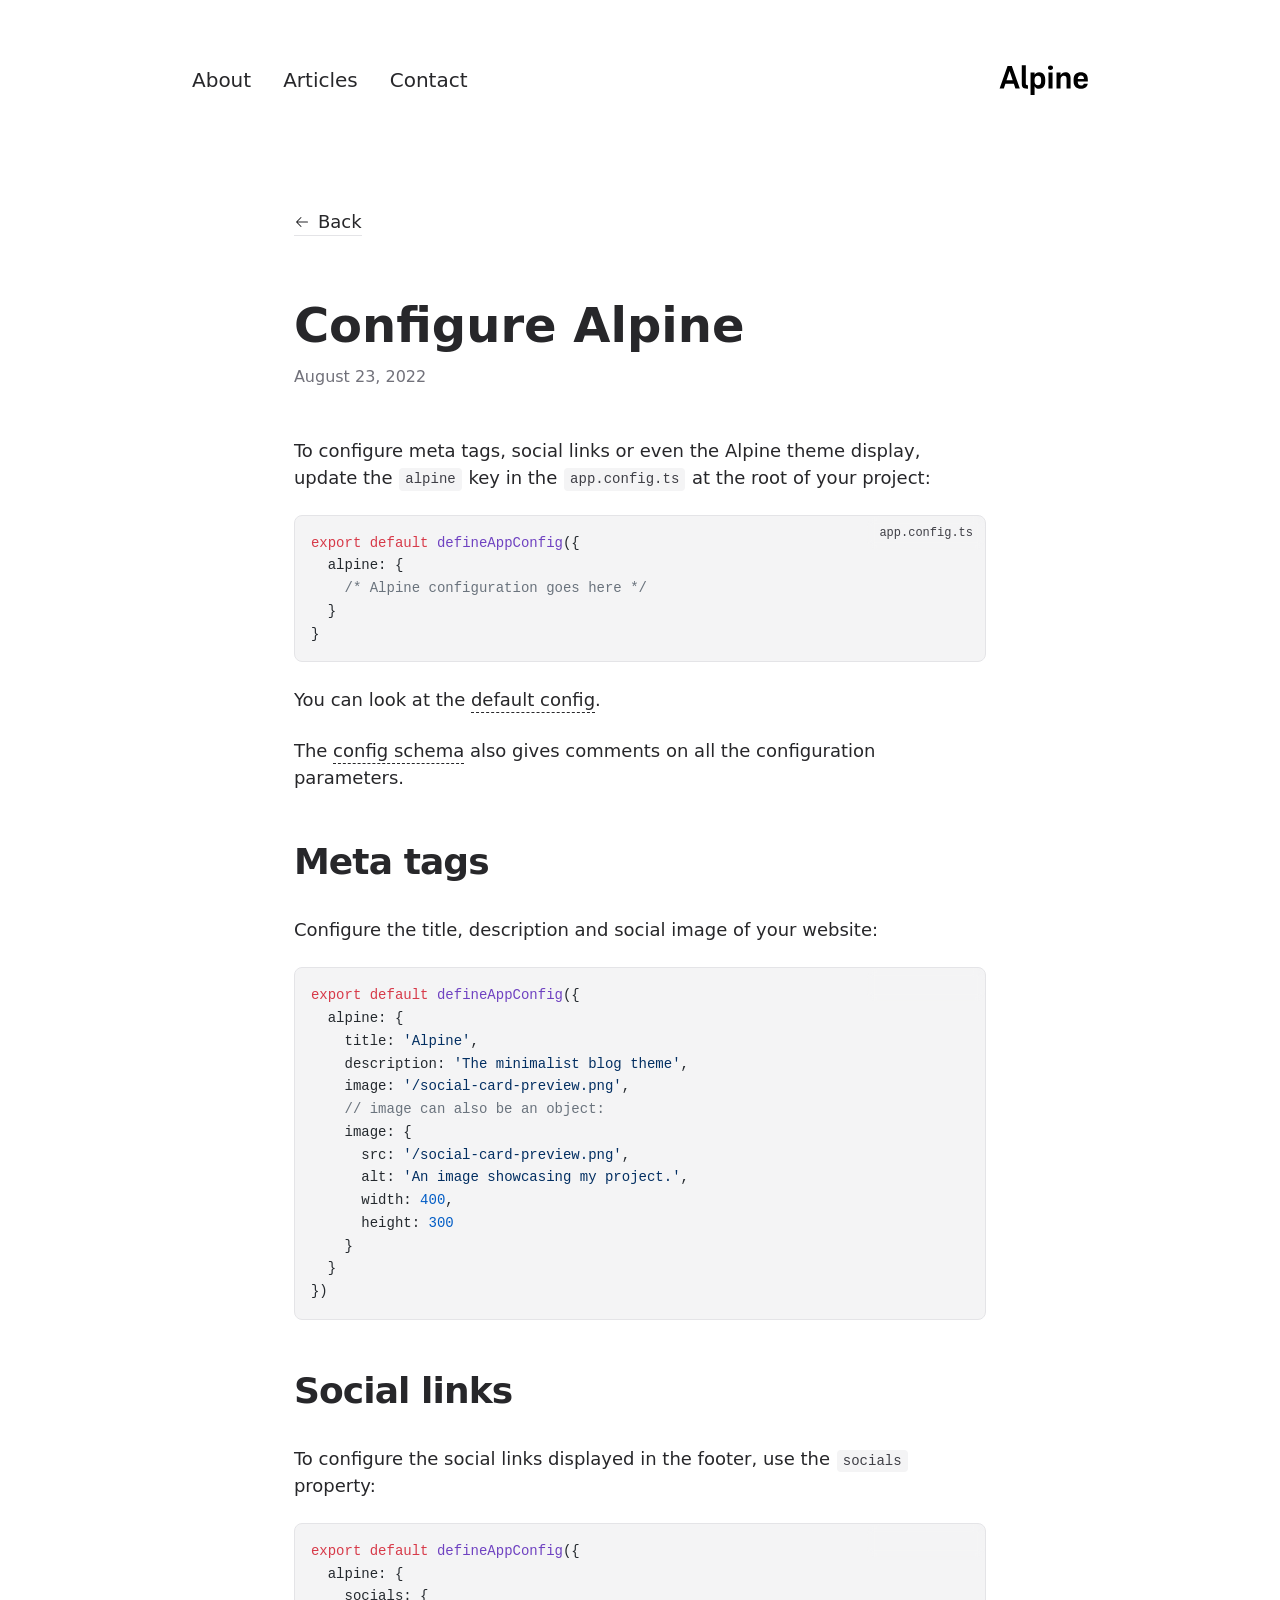
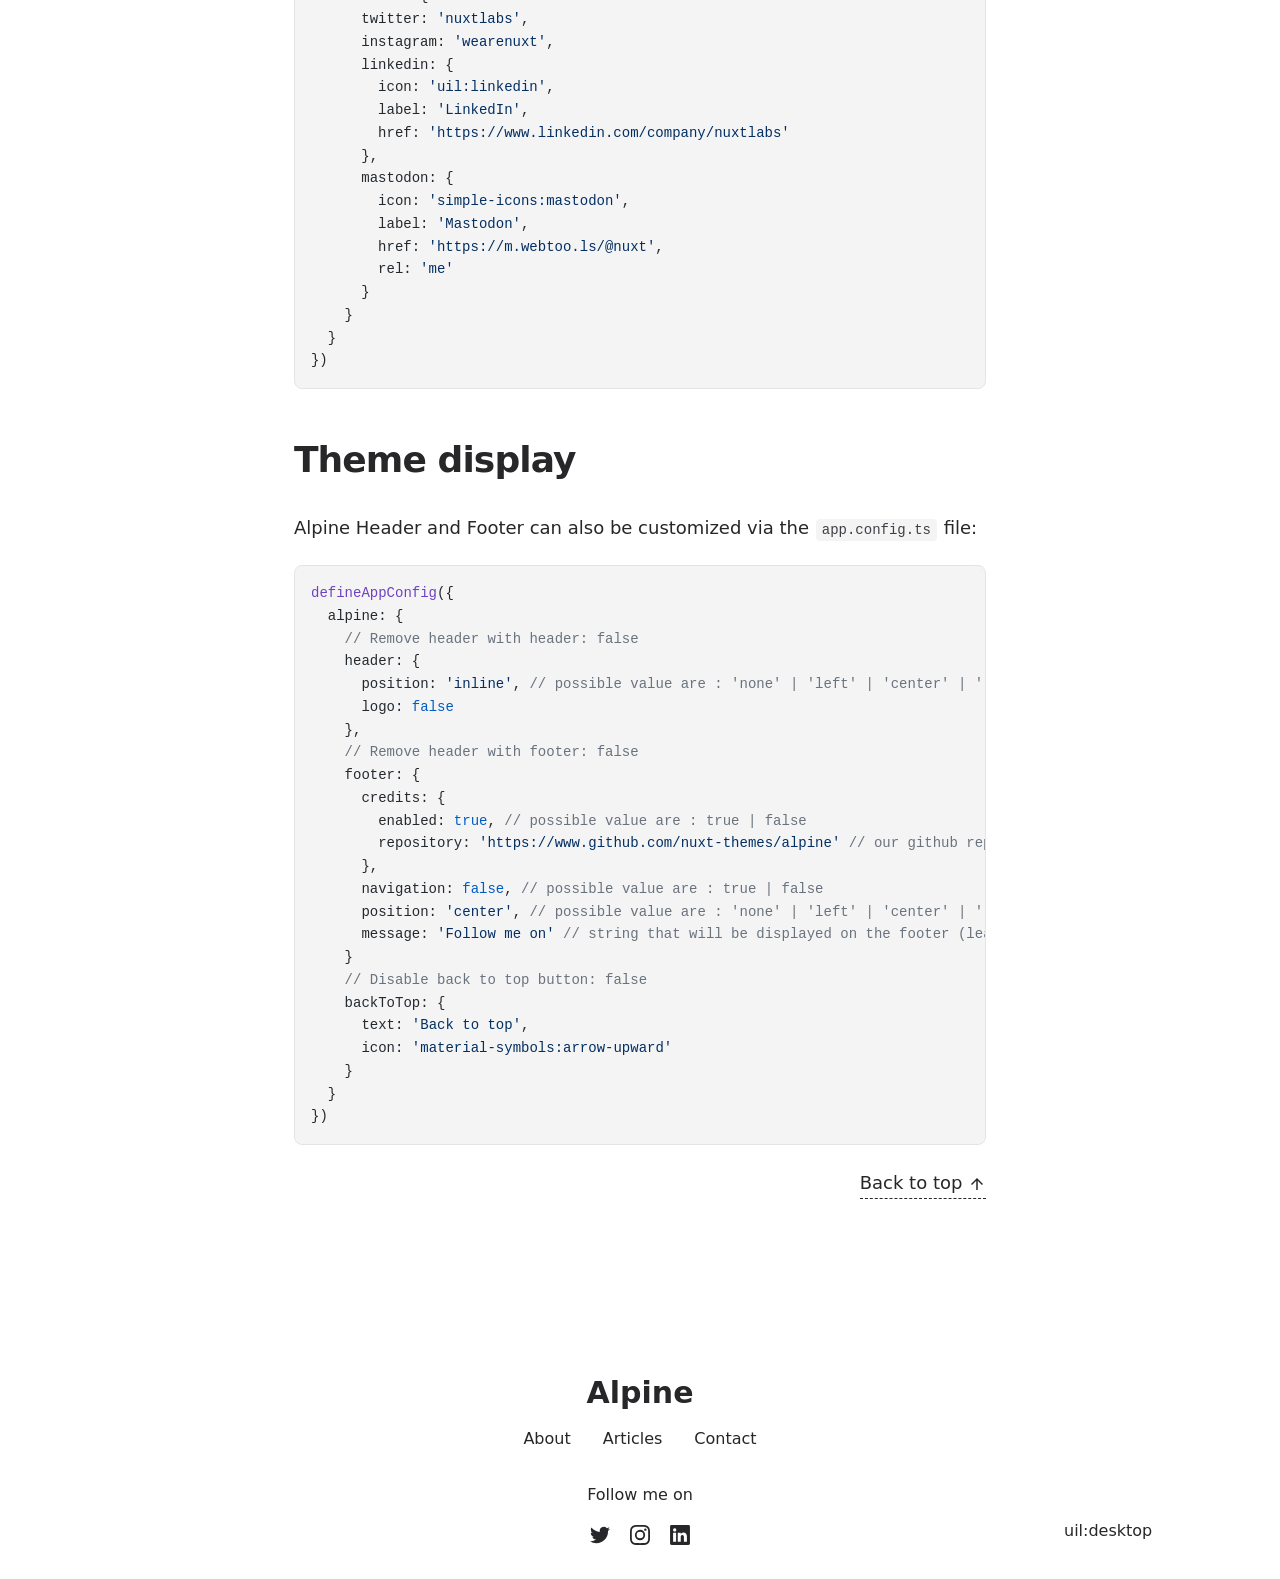
<file: articles/configure/index.html>
<!DOCTYPE html><html lang="en"><head><meta charset="utf-8">
<meta name="viewport" content="width=device-width, initial-scale=1">
<title>Configure Alpine</title>
<meta name="twitter:card" content="summary_large_image">
<meta property="og:image:width" content="400">
<meta property="og:image:height" content="300">
<meta property="og:image:alt" content="An image showcasing my project.">
<meta property="og:title" content="Configure Alpine">
<meta name="description" content="Learn how to configure Alpine with the app.config.ts file.">
<meta property="og:description" content="Learn how to configure Alpine with the app.config.ts file.">
<meta property="og:image" content="/articles/configure-alpine.webp">
<link rel="preload" as="fetch" crossorigin="anonymous" href="/articles/configure/_payload.json">
<link rel="stylesheet" href="/_nuxt/entry.8NE_guju.css">
<link rel="stylesheet" href="/_nuxt/DocumentDrivenNotFound.n-bBYMyl.css">
<link rel="stylesheet" href="/_nuxt/article.0f_yxKQu.css">
<link rel="stylesheet" href="/_nuxt/ProseA.KSt1KyEu.css">
<link rel="stylesheet" href="/_nuxt/ProseH1.VGYXt50X.css">
<link rel="stylesheet" href="/_nuxt/ProseP.qPNhBo8b.css">
<link rel="stylesheet" href="/_nuxt/ProseCodeInline.riFjtFAf.css">
<link rel="stylesheet" href="/_nuxt/ProsePre.nIRUQbb-.css">
<link rel="stylesheet" href="/_nuxt/ProseCode.DP24GH6Y.css">
<link rel="stylesheet" href="/_nuxt/ProseH2.Hc39h0A9.css">
<link rel="modulepreload" as="script" crossorigin href="/_nuxt/entry.piHMjtJQ.js">
<link rel="modulepreload" as="script" crossorigin href="/_nuxt/NuxtImg.kcbMGlcE.js">
<link rel="modulepreload" as="script" crossorigin href="/_nuxt/document-driven.Oq5_hZie.js">
<link rel="modulepreload" as="script" crossorigin href="/_nuxt/DocumentDrivenEmpty.YyOzFpLK.js">
<link rel="modulepreload" as="script" crossorigin href="/_nuxt/ContentRenderer.9ZOQl4t6.js">
<link rel="modulepreload" as="script" crossorigin href="/_nuxt/ContentRendererMarkdown.vue.kmIV5VAn.js">
<link rel="modulepreload" as="script" crossorigin href="/_nuxt/preview.dbGsIkae.js">
<link rel="modulepreload" as="script" crossorigin href="/_nuxt/DocumentDrivenNotFound.yR5mhhGG.js">
<link rel="modulepreload" as="script" crossorigin href="/_nuxt/article.03e5_qke.js">
<link rel="modulepreload" as="script" crossorigin href="/_nuxt/ProseA.Wxh8JNDL.js">
<link rel="modulepreload" as="script" crossorigin href="/_nuxt/date.3uOv5BcS.js">
<link rel="modulepreload" as="script" crossorigin href="/_nuxt/ContentRendererMarkdown._HFHk7zW.js">
<link rel="modulepreload" as="script" crossorigin href="/_nuxt/ProseH1.o8Yl7Ddn.js">
<link rel="modulepreload" as="script" crossorigin href="/_nuxt/ProseP.xWRhOPv4.js">
<link rel="modulepreload" as="script" crossorigin href="/_nuxt/ProseCodeInline.kSG4qvHY.js">
<link rel="modulepreload" as="script" crossorigin href="/_nuxt/ProsePre.-GMBjbXd.js">
<link rel="modulepreload" as="script" crossorigin href="/_nuxt/ProseCode.LqZRMW00.js">
<link rel="modulepreload" as="script" crossorigin href="/_nuxt/ProseH2.bARA1AzC.js">
<link rel="prefetch" as="script" crossorigin href="/_nuxt/default.LOH5PLlu.js">
<link rel="prefetch" as="script" crossorigin href="/_nuxt/page.PvZ3QvYi.js">
<link rel="prefetch" as="script" crossorigin href="/_nuxt/client-db.ex8mlr6-.js">
<link rel="prefetch" as="script" crossorigin href="/_nuxt/slugify.kIh9Y0xo.js">
<link rel="prefetch" as="style" href="/_nuxt/useStudio.3MfaGMCn.css">
<link rel="prefetch" as="script" crossorigin href="/_nuxt/useStudio._XvwqSln.js">
<link rel="prefetch" as="script" crossorigin href="/_nuxt/query.VLJ2mpmj.js">
<link rel="prefetch" as="style" href="/_nuxt/error-404._LjjY-y0.css">
<link rel="prefetch" as="script" crossorigin href="/_nuxt/error-404.BqSmLY7t.js">
<link rel="prefetch" as="style" href="/_nuxt/error-500.Ke0_YfD7.css">
<link rel="prefetch" as="script" crossorigin href="/_nuxt/error-500.fUy7qoAT.js">
<script type="module" src="/_nuxt/entry.piHMjtJQ.js" crossorigin></script><style id="pinceau-runtime-hydratable">@media{.phy[--]{--puid:mNQHYG-v;}.pv-NyZKud{max-width:var(--elements-container-maxWidth);padding-left:var(--elements-container-padding-mobile);padding-right:var(--elements-container-padding-mobile);}@media (min-width: 475px){.pv-NyZKud{padding-left:var(--elements-container-padding-xs);padding-right:var(--elements-container-padding-xs);}}@media (min-width: 640px){.pv-NyZKud{padding-left:var(--elements-container-padding-sm);padding-right:var(--elements-container-padding-sm);}}@media (min-width: 768px){.pv-NyZKud{padding-left:var(--elements-container-padding-md);padding-right:var(--elements-container-padding-md);}}} </style><style id="pinceau-theme">@media { :root {--pinceau-mq: initial; --alpine-readableLine: 68ch;--alpine-backdrop-backgroundColor: #f4f4f5b3;--prose-code-inline-padding: 0.2rem 0.375rem 0.2rem 0.375rem;--prose-code-block-backdropFilter: contrast(1);--prose-code-block-border-style: solid;--prose-code-block-border-width: 1px;--prose-tbody-tr-borderBottom-style: dashed;--prose-tbody-tr-borderBottom-width: 1px;--prose-th-textAlign: inherit;--prose-thead-borderBottom-style: solid;--prose-thead-borderBottom-width: 1px;--prose-thead-border-style: solid;--prose-thead-border-width: 0px;--prose-table-textAlign: start;--prose-hr-width: 1px;--prose-hr-style: solid;--prose-li-listStylePosition: outside;--prose-ol-li-markerColor: currentColor;--prose-ol-paddingInlineStart: 21px;--prose-ol-listStyleType: decimal;--prose-ul-li-markerColor: currentColor;--prose-ul-paddingInlineStart: 21px;--prose-ul-listStyleType: disc;--prose-blockquote-border-style: solid;--prose-blockquote-border-width: 4px;--prose-blockquote-quotes: '201C' '201D' '2018' '2019';--prose-blockquote-paddingInlineStart: 24px;--prose-a-code-color-hover: currentColor;--prose-a-code-color-static: currentColor;--prose-a-hasCode-borderBottom: none;--prose-a-border-distance: 2px;--prose-a-border-color-hover: currentColor;--prose-a-border-color-static: currentColor;--prose-a-border-style-hover: solid;--prose-a-border-style-static: dashed;--prose-a-border-width: 1px;--prose-a-color-static: inherit;--prose-a-textDecoration: none;--prose-h6-margin: 3rem 0 2rem;--prose-h5-margin: 3rem 0 2rem;--prose-h4-margin: 3rem 0 2rem;--prose-h3-margin: 3rem 0 2rem;--prose-h2-margin: 3rem 0 2rem;--prose-h1-margin: 0 0 2rem;--prose-p-fontSize: 18px;--typography-lead-loose: 2;--typography-lead-relaxed: 1.625;--typography-lead-normal: 1.5;--typography-lead-snug: 1.375;--typography-lead-tight: 1.25;--typography-lead-none: 1;--typography-lead-10: 2.5rem;--typography-lead-9: 2.25rem;--typography-lead-8: 2rem;--typography-lead-7: 1.75rem;--typography-lead-6: 1.5rem;--typography-lead-5: 1.25rem;--typography-lead-4: 1rem;--typography-lead-3: .75rem;--typography-lead-2: .5rem;--typography-lead-1: .025rem;--typography-fontWeight-black: 900;--typography-fontWeight-extrabold: 800;--typography-fontWeight-bold: 700;--typography-fontWeight-semibold: 600;--typography-fontWeight-medium: 500;--typography-fontWeight-normal: 400;--typography-fontWeight-light: 300;--typography-fontWeight-extralight: 200;--typography-fontWeight-thin: 100;--typography-fontSize-9xl: 128px;--typography-fontSize-8xl: 96px;--typography-fontSize-7xl: 72px;--typography-fontSize-6xl: 60px;--typography-fontSize-5xl: 48px;--typography-fontSize-4xl: 36px;--typography-fontSize-3xl: 30px;--typography-fontSize-2xl: 24px;--typography-fontSize-xl: 20px;--typography-fontSize-lg: 18px;--typography-fontSize-base: 16px;--typography-fontSize-sm: 14px;--typography-fontSize-xs: 12px;--typography-letterSpacing-wide: 0.025em;--typography-letterSpacing-tight: -0.025em;--typography-verticalMargin-base: 24px;--typography-verticalMargin-sm: 16px;--elements-border-secondary-hover: [object Object];--elements-backdrop-background: #fffc;--elements-backdrop-filter: saturate(200%) blur(20px);--elements-container-maxWidth: 64rem;--lead-loose: 2;--lead-relaxed: 1.625;--lead-normal: 1.5;--lead-snug: 1.375;--lead-tight: 1.25;--lead-none: 1;--lead-10: 2.5rem;--lead-9: 2.25rem;--lead-8: 2rem;--lead-7: 1.75rem;--lead-6: 1.5rem;--lead-5: 1.25rem;--lead-4: 1rem;--lead-3: .75rem;--lead-2: .5rem;--lead-1: .025rem;--letterSpacing-widest: 0.1em;--letterSpacing-wider: 0.05em;--letterSpacing-wide: 0.025em;--letterSpacing-normal: 0em;--letterSpacing-tight: -0.025em;--letterSpacing-tighter: -0.05em;--fontSize-9xl: 8rem;--fontSize-8xl: 6rem;--fontSize-7xl: 4.5rem;--fontSize-6xl: 3.75rem;--fontSize-5xl: 3rem;--fontSize-4xl: 2.25rem;--fontSize-3xl: 1.875rem;--fontSize-2xl: 1.5rem;--fontSize-xl: 1.25rem;--fontSize-lg: 1.125rem;--fontSize-base: 1rem;--fontSize-sm: 0.875rem;--fontSize-xs: 0.75rem;--fontWeight-black: 900;--fontWeight-extrabold: 800;--fontWeight-bold: 700;--fontWeight-semibold: 600;--fontWeight-medium: 500;--fontWeight-normal: 400;--fontWeight-light: 300;--fontWeight-extralight: 200;--fontWeight-thin: 100;--font-mono: ui-monospace, SFMono-Regular, Menlo, Monaco, Consolas, Liberation Mono, Courier New, monospace;--font-serif: ui-serif, Georgia, Cambria, Times New Roman, Times, serif;--font-sans: ui-sans-serif, system-ui, -apple-system, BlinkMacSystemFont, Segoe UI, Roboto, Helvetica Neue, Arial, Noto Sans, sans-serif, Apple Color Emoji, Segoe UI Emoji, Segoe UI Symbol, Noto Color Emoji;--opacity-total: 1;--opacity-high: 0.8;--opacity-medium: 0.5;--opacity-soft: 0.3;--opacity-light: 0.15;--opacity-bright: 0.1;--opacity-noOpacity: 0;--borderWidth-lg: 3px;--borderWidth-md: 2px;--borderWidth-sm: 1px;--borderWidth-noBorder: 0;--space-rem-875: 0.875rem;--space-rem-625: 0.625rem;--space-rem-375: 0.375rem;--space-rem-125: 0.125rem;--space-px: 1px;--space-128: 32rem;--space-96: 24rem;--space-80: 20rem;--space-72: 18rem;--space-64: 16rem;--space-60: 15rem;--space-56: 14rem;--space-52: 13rem;--space-48: 12rem;--space-44: 11rem;--space-40: 10rem;--space-36: 9rem;--space-32: 8rem;--space-28: 7rem;--space-24: 6rem;--space-20: 5rem;--space-16: 4rem;--space-14: 3.5rem;--space-12: 3rem;--space-11: 2.75rem;--space-10: 2.5rem;--space-9: 2.25rem;--space-8: 2rem;--space-7: 1.75rem;--space-6: 1.5rem;--space-5: 1.25rem;--space-4: 1rem;--space-3: 0.75rem;--space-2: 0.5rem;--space-1: 0.25rem;--space-0: 0px;--size-full: 100%;--size-7xl: 80rem;--size-6xl: 72rem;--size-5xl: 64rem;--size-4xl: 56rem;--size-3xl: 48rem;--size-2xl: 42rem;--size-xl: 36rem;--size-lg: 32rem;--size-md: 28rem;--size-sm: 24rem;--size-xs: 20rem;--size-200: 200px;--size-104: 104px;--size-80: 80px;--size-64: 64px;--size-56: 56px;--size-48: 48px;--size-40: 40px;--size-32: 32px;--size-24: 24px;--size-20: 20px;--size-16: 16px;--size-12: 12px;--size-8: 8px;--size-6: 6px;--size-4: 4px;--size-2: 2px;--size-0: 0px;--radii-full: 9999px;--radii-3xl: 1.75rem;--radii-2xl: 1.5rem;--radii-xl: 1rem;--radii-lg: 0.75rem;--radii-md: 0.5rem;--radii-sm: 0.375rem;--radii-xs: 0.25rem;--radii-2xs: 0.125rem;--radii-none: 0px;--shadow-none: 0px 0px 0px 0px transparent;--shadow-lg: 0px 10px 15px -3px #000000, 0px 4px 6px -4px #000000;--shadow-md: 0px 4px 6px -1px #000000, 0px 2px 4px -2px #000000;--shadow-sm: 0px 1px 3px 0px #000000, 0px 1px 2px -1px #000000;--shadow-xs: 0px 1px 2px 0px #000000;--height-screen: 100vh;--width-screen: 100vw;--color-primary-900: #002e38;--color-primary-800: #005c70;--color-primary-700: #008aa9;--color-primary-600: #00b9e1;--color-primary-500: #1ad6ff;--color-primary-400: #40ddff;--color-primary-300: #66e4ff;--color-primary-200: #8deaff;--color-primary-100: #b3f1ff;--color-primary-50: #d9f8ff;--color-ruby-900: #380011;--color-ruby-800: #700021;--color-ruby-700: #a90032;--color-ruby-600: #e10043;--color-ruby-500: #ff1a5e;--color-ruby-400: #ff4079;--color-ruby-300: #ff6694;--color-ruby-200: #ff8dae;--color-ruby-100: #ffb3c9;--color-ruby-50: #ffd9e4;--color-pink-900: #380025;--color-pink-800: #70004b;--color-pink-700: #a90070;--color-pink-600: #e10095;--color-pink-500: #ff1ab2;--color-pink-400: #ff40bf;--color-pink-300: #ff66cc;--color-pink-200: #ff8dd8;--color-pink-100: #ffb3e5;--color-pink-50: #ffd9f2;--color-purple-900: #190038;--color-purple-800: #330070;--color-purple-700: #4c00a9;--color-purple-600: #6500e1;--color-purple-500: #811aff;--color-purple-400: #9640ff;--color-purple-300: #ab66ff;--color-purple-200: #c08dff;--color-purple-100: #d5b3ff;--color-purple-50: #ead9ff;--color-royalblue-900: #0b0531;--color-royalblue-800: #160a62;--color-royalblue-700: #211093;--color-royalblue-600: #2c15c4;--color-royalblue-500: #4127e8;--color-royalblue-400: #614bec;--color-royalblue-300: #806ff0;--color-royalblue-200: #a093f3;--color-royalblue-100: #c0b7f7;--color-royalblue-50: #dfdbfb;--color-indigoblue-900: #001238;--color-indigoblue-800: #002370;--color-indigoblue-700: #0035a9;--color-indigoblue-600: #0047e1;--color-indigoblue-500: #1a62ff;--color-indigoblue-400: #407cff;--color-indigoblue-300: #6696ff;--color-indigoblue-200: #8db0ff;--color-indigoblue-100: #b3cbff;--color-indigoblue-50: #d9e5ff;--color-blue-900: #002438;--color-blue-800: #004870;--color-blue-700: #006ca9;--color-blue-600: #0090e1;--color-blue-500: #1aadff;--color-blue-400: #40bbff;--color-blue-300: #66c8ff;--color-blue-200: #8dd6ff;--color-blue-100: #b3e4ff;--color-blue-50: #d9f1ff;--color-lightblue-900: #002e38;--color-lightblue-800: #005c70;--color-lightblue-700: #008aa9;--color-lightblue-600: #00b9e1;--color-lightblue-500: #1ad6ff;--color-lightblue-400: #40ddff;--color-lightblue-300: #66e4ff;--color-lightblue-200: #8deaff;--color-lightblue-100: #b3f1ff;--color-lightblue-50: #d9f8ff;--color-teal-900: #062a28;--color-teal-800: #0b544f;--color-teal-700: #117d77;--color-teal-600: #16a79e;--color-teal-500: #1cd1c6;--color-teal-400: #36e4da;--color-teal-300: #5fe9e1;--color-teal-200: #87efe9;--color-teal-100: #aff4f0;--color-teal-50: #d7faf8;--color-pear-900: #2a2b09;--color-pear-800: #545512;--color-pear-700: #7e801b;--color-pear-600: #a8aa24;--color-pear-500: #d0d32f;--color-pear-400: #d8da52;--color-pear-300: #e0e274;--color-pear-200: #e8e997;--color-pear-100: #eff0ba;--color-pear-50: #f7f8dc;--color-red-900: #380300;--color-red-800: #700700;--color-red-700: #a90a00;--color-red-600: #e10e00;--color-red-500: #ff281a;--color-red-400: #ff4c40;--color-red-300: #ff7066;--color-red-200: #ff948d;--color-red-100: #ffb7b3;--color-red-50: #ffdbd9;--color-orange-900: #381800;--color-orange-800: #702f00;--color-orange-700: #a94700;--color-orange-600: #e15e00;--color-orange-500: #ff7a1a;--color-orange-400: #ff9040;--color-orange-300: #ffa666;--color-orange-200: #ffbd8d;--color-orange-100: #ffd3b3;--color-orange-50: #ffe9d9;--color-yellow-900: #362b03;--color-yellow-800: #6d5605;--color-yellow-700: #a38108;--color-yellow-600: #daac0a;--color-yellow-500: #f5c828;--color-yellow-400: #f7d14c;--color-yellow-300: #f8da70;--color-yellow-200: #fae393;--color-yellow-100: #fcedb7;--color-yellow-50: #fdf6db;--color-green-900: #003f25;--color-green-800: #005e38;--color-green-700: #007e4a;--color-green-600: #009d5d;--color-green-500: #00bd6f;--color-green-400: #00dc82;--color-green-300: #30ffaa;--color-green-200: #83ffcc;--color-green-100: #acffdd;--color-green-50: #d6ffee;--color-gray-900: #18181B;--color-gray-800: #27272A;--color-gray-700: #3f3f46;--color-gray-600: #52525B;--color-gray-500: #71717A;--color-gray-400: #a1a1aa;--color-gray-300: #D4d4d8;--color-gray-200: #e4e4e7;--color-gray-100: #f4f4f5;--color-gray-50: #fafafa;--color-black: #0c0c0d;--color-white: #FFFFFF;--media-portrait: only screen and (orientation: portrait);--media-landscape: only screen and (orientation: landscape);--media-rm: (prefers-reduced-motion: reduce);--media-2xl: (min-width: 1536px);--media-xl: (min-width: 1280px);--media-lg: (min-width: 1024px);--media-md: (min-width: 768px);--media-sm: (min-width: 640px);--media-xs: (min-width: 475px);--alpine-body-color: var(--color-gray-800);--alpine-body-backgroundColor: var(--color-white);--prose-code-inline-fontWeight: var(--typography-fontWeight-normal);--prose-code-inline-fontSize: var(--typography-fontSize-sm);--prose-code-inline-borderRadius: var(--radii-xs);--prose-code-block-pre-padding: var(--typography-verticalMargin-sm);--prose-code-block-margin: var(--typography-verticalMargin-base) 0;--prose-code-block-fontSize: var(--typography-fontSize-sm);--prose-tbody-code-inline-fontSize: var(--typography-fontSize-sm);--prose-tbody-td-padding: var(--typography-verticalMargin-sm);--prose-th-fontWeight: var(--typography-fontWeight-semibold);--prose-th-padding: 0 var(--typography-verticalMargin-sm) var(--typography-verticalMargin-sm) var(--typography-verticalMargin-sm);--prose-table-lineHeight: var(--typography-lead-6);--prose-table-fontSize: var(--typography-fontSize-sm);--prose-table-margin: var(--typography-verticalMargin-base) 0;--prose-hr-margin: var(--typography-verticalMargin-base) 0;--prose-li-margin: var(--typography-verticalMargin-sm) 0;--prose-ol-margin: var(--typography-verticalMargin-base) 0;--prose-ul-margin: var(--typography-verticalMargin-base) 0;--prose-blockquote-margin: var(--typography-verticalMargin-base) 0;--prose-a-code-border-style: var(--prose-a-border-style-static);--prose-a-code-border-width: var(--prose-a-border-width);--prose-a-fontWeight: var(--typography-fontWeight-medium);--prose-img-margin: var(--typography-verticalMargin-base) 0;--prose-strong-fontWeight: var(--typography-fontWeight-semibold);--prose-h6-iconSize: var(--typography-fontSize-base);--prose-h6-fontWeight: var(--typography-fontWeight-semibold);--prose-h6-lineHeight: var(--typography-lead-normal);--prose-h6-fontSize: var(--typography-fontSize-lg);--prose-h5-iconSize: var(--typography-fontSize-lg);--prose-h5-fontWeight: var(--typography-fontWeight-semibold);--prose-h5-lineHeight: var(--typography-lead-snug);--prose-h5-fontSize: var(--typography-fontSize-xl);--prose-h4-iconSize: var(--typography-fontSize-lg);--prose-h4-letterSpacing: var(--typography-letterSpacing-tight);--prose-h4-fontWeight: var(--typography-fontWeight-semibold);--prose-h4-lineHeight: var(--typography-lead-snug);--prose-h4-fontSize: var(--typography-fontSize-2xl);--prose-h3-iconSize: var(--typography-fontSize-xl);--prose-h3-letterSpacing: var(--typography-letterSpacing-tight);--prose-h3-fontWeight: var(--typography-fontWeight-semibold);--prose-h3-lineHeight: var(--typography-lead-snug);--prose-h3-fontSize: var(--typography-fontSize-3xl);--prose-h2-iconSize: var(--typography-fontSize-2xl);--prose-h2-letterSpacing: var(--typography-letterSpacing-tight);--prose-h2-fontWeight: var(--typography-fontWeight-semibold);--prose-h2-lineHeight: var(--typography-lead-tight);--prose-h2-fontSize: var(--typography-fontSize-4xl);--prose-h1-iconSize: var(--typography-fontSize-3xl);--prose-h1-letterSpacing: var(--typography-letterSpacing-tight);--prose-h1-fontWeight: var(--typography-fontWeight-bold);--prose-h1-lineHeight: var(--typography-lead-tight);--prose-h1-fontSize: var(--typography-fontSize-5xl);--prose-p-br-margin: var(--typography-verticalMargin-base) 0 0 0;--prose-p-margin: var(--typography-verticalMargin-base) 0;--prose-p-lineHeight: var(--typography-lead-normal);--typography-color-primary-900: var(--color-primary-900);--typography-color-primary-800: var(--color-primary-800);--typography-color-primary-700: var(--color-primary-700);--typography-color-primary-600: var(--color-primary-600);--typography-color-primary-500: var(--color-primary-500);--typography-color-primary-400: var(--color-primary-400);--typography-color-primary-300: var(--color-primary-300);--typography-color-primary-200: var(--color-primary-200);--typography-color-primary-100: var(--color-primary-100);--typography-color-primary-50: var(--color-primary-50);--typography-font-code: var(--font-mono);--typography-font-body: var(--font-sans);--typography-font-display: var(--font-sans);--typography-body-backgroundColor: var(--color-white);--typography-body-color: var(--color-black);--elements-state-danger-borderColor-secondary: var(--color-red-200);--elements-state-danger-borderColor-primary: var(--color-red-100);--elements-state-danger-backgroundColor-secondary: var(--color-red-100);--elements-state-danger-backgroundColor-primary: var(--color-red-50);--elements-state-danger-color-secondary: var(--color-red-600);--elements-state-danger-color-primary: var(--color-red-500);--elements-state-warning-borderColor-secondary: var(--color-yellow-200);--elements-state-warning-borderColor-primary: var(--color-yellow-100);--elements-state-warning-backgroundColor-secondary: var(--color-yellow-100);--elements-state-warning-backgroundColor-primary: var(--color-yellow-50);--elements-state-warning-color-secondary: var(--color-yellow-700);--elements-state-warning-color-primary: var(--color-yellow-600);--elements-state-success-borderColor-secondary: var(--color-green-200);--elements-state-success-borderColor-primary: var(--color-green-100);--elements-state-success-backgroundColor-secondary: var(--color-green-100);--elements-state-success-backgroundColor-primary: var(--color-green-50);--elements-state-success-color-secondary: var(--color-green-600);--elements-state-success-color-primary: var(--color-green-500);--elements-state-info-borderColor-secondary: var(--color-blue-200);--elements-state-info-borderColor-primary: var(--color-blue-100);--elements-state-info-backgroundColor-secondary: var(--color-blue-100);--elements-state-info-backgroundColor-primary: var(--color-blue-50);--elements-state-info-color-secondary: var(--color-blue-600);--elements-state-info-color-primary: var(--color-blue-500);--elements-state-primary-borderColor-secondary: var(--color-primary-200);--elements-state-primary-borderColor-primary: var(--color-primary-100);--elements-state-primary-backgroundColor-secondary: var(--color-primary-100);--elements-state-primary-backgroundColor-primary: var(--color-primary-50);--elements-state-primary-color-secondary: var(--color-primary-700);--elements-state-primary-color-primary: var(--color-primary-600);--elements-surface-secondary-backgroundColor: var(--color-gray-200);--elements-surface-primary-backgroundColor: var(--color-gray-100);--elements-surface-background-base: var(--color-gray-100);--elements-border-secondary-static: var(--color-gray-200);--elements-border-primary-hover: var(--color-gray-200);--elements-border-primary-static: var(--color-gray-100);--elements-container-padding-md: var(--space-16);--elements-container-padding-sm: var(--space-12);--elements-container-padding-xs: var(--space-8);--elements-container-padding-mobile: var(--space-6);--elements-text-secondary-color-hover: var(--color-gray-700);--elements-text-secondary-color-static: var(--color-gray-500);--elements-text-primary-color-static: var(--color-gray-900);--text-6xl-lineHeight: var(--lead-none);--text-6xl-fontSize: var(--fontSize-6xl);--text-5xl-lineHeight: var(--lead-none);--text-5xl-fontSize: var(--fontSize-5xl);--text-4xl-lineHeight: var(--lead-10);--text-4xl-fontSize: var(--fontSize-4xl);--text-3xl-lineHeight: var(--lead-9);--text-3xl-fontSize: var(--fontSize-3xl);--text-2xl-lineHeight: var(--lead-8);--text-2xl-fontSize: var(--fontSize-2xl);--text-xl-lineHeight: var(--lead-7);--text-xl-fontSize: var(--fontSize-xl);--text-lg-lineHeight: var(--lead-7);--text-lg-fontSize: var(--fontSize-lg);--text-base-lineHeight: var(--lead-6);--text-base-fontSize: var(--fontSize-base);--text-sm-lineHeight: var(--lead-5);--text-sm-fontSize: var(--fontSize-sm);--text-xs-lineHeight: var(--lead-4);--text-xs-fontSize: var(--fontSize-xs);--shadow-2xl: 0px 25px 50px -12px var(--color-gray-900);--shadow-xl: 0px 20px 25px -5px var(--color-gray-400), 0px 8px 10px -6px #000000;--color-secondary-900: var(--color-gray-900);--color-secondary-800: var(--color-gray-800);--color-secondary-700: var(--color-gray-700);--color-secondary-600: var(--color-gray-600);--color-secondary-500: var(--color-gray-500);--color-secondary-400: var(--color-gray-400);--color-secondary-300: var(--color-gray-300);--color-secondary-200: var(--color-gray-200);--color-secondary-100: var(--color-gray-100);--color-secondary-50: var(--color-gray-50);--prose-a-code-background-hover: var(--typography-color-primary-50);--prose-a-code-border-color-hover: var(--typography-color-primary-500);--prose-a-color-hover: var(--typography-color-primary-500);--typography-color-secondary-900: var(--color-secondary-900);--typography-color-secondary-800: var(--color-secondary-800);--typography-color-secondary-700: var(--color-secondary-700);--typography-color-secondary-600: var(--color-secondary-600);--typography-color-secondary-500: var(--color-secondary-500);--typography-color-secondary-400: var(--color-secondary-400);--typography-color-secondary-300: var(--color-secondary-300);--typography-color-secondary-200: var(--color-secondary-200);--typography-color-secondary-100: var(--color-secondary-100);--typography-color-secondary-50: var(--color-secondary-50);--prose-code-inline-backgroundColor: var(--typography-color-secondary-100);--prose-code-inline-color: var(--typography-color-secondary-700);--prose-code-block-backgroundColor: var(--typography-color-secondary-100);--prose-code-block-color: var(--typography-color-secondary-700);--prose-code-block-border-color: var(--typography-color-secondary-200);--prose-tbody-tr-borderBottom-color: var(--typography-color-secondary-200);--prose-th-color: var(--typography-color-secondary-600);--prose-thead-borderBottom-color: var(--typography-color-secondary-200);--prose-thead-border-color: var(--typography-color-secondary-300);--prose-hr-color: var(--typography-color-secondary-200);--prose-blockquote-border-color: var(--typography-color-secondary-200);--prose-blockquote-color: var(--typography-color-secondary-500);--prose-a-code-border-color-static: var(--typography-color-secondary-400); } }@media { :root.dark {--pinceau-mq: dark; --alpine-backdrop-backgroundColor: #18181bb3;--prose-code-block-backdropFilter: contrast(1);--prose-ol-li-markerColor: currentColor;--prose-ul-li-markerColor: currentColor;--prose-a-code-color-hover: currentColor;--prose-a-code-color-static: currentColor;--prose-a-border-color-hover: currentColor;--prose-a-border-color-static: currentColor;--prose-a-color-static: inherit;--elements-backdrop-background: #0c0d0ccc;--alpine-body-color: var(--color-gray-200);--alpine-body-backgroundColor: var(--color-black);--typography-body-backgroundColor: var(--color-black);--typography-body-color: var(--color-white);--elements-state-danger-borderColor-secondary: var(--color-red-700);--elements-state-danger-borderColor-primary: var(--color-red-800);--elements-state-danger-backgroundColor-secondary: var(--color-red-800);--elements-state-danger-backgroundColor-primary: var(--color-red-900);--elements-state-danger-color-secondary: var(--color-red-200);--elements-state-danger-color-primary: var(--color-red-300);--elements-state-warning-borderColor-secondary: var(--color-yellow-700);--elements-state-warning-borderColor-primary: var(--color-yellow-800);--elements-state-warning-backgroundColor-secondary: var(--color-yellow-800);--elements-state-warning-backgroundColor-primary: var(--color-yellow-900);--elements-state-warning-color-secondary: var(--color-yellow-200);--elements-state-warning-color-primary: var(--color-yellow-400);--elements-state-success-borderColor-secondary: var(--color-green-700);--elements-state-success-borderColor-primary: var(--color-green-800);--elements-state-success-backgroundColor-secondary: var(--color-green-800);--elements-state-success-backgroundColor-primary: var(--color-green-900);--elements-state-success-color-secondary: var(--color-green-200);--elements-state-success-color-primary: var(--color-green-400);--elements-state-info-borderColor-secondary: var(--color-blue-700);--elements-state-info-borderColor-primary: var(--color-blue-800);--elements-state-info-backgroundColor-secondary: var(--color-blue-800);--elements-state-info-backgroundColor-primary: var(--color-blue-900);--elements-state-info-color-secondary: var(--color-blue-200);--elements-state-info-color-primary: var(--color-blue-400);--elements-state-primary-borderColor-secondary: var(--color-primary-700);--elements-state-primary-borderColor-primary: var(--color-primary-800);--elements-state-primary-backgroundColor-secondary: var(--color-primary-800);--elements-state-primary-backgroundColor-primary: var(--color-primary-900);--elements-state-primary-color-secondary: var(--color-primary-200);--elements-state-primary-color-primary: var(--color-primary-400);--elements-surface-secondary-backgroundColor: var(--color-gray-800);--elements-surface-primary-backgroundColor: var(--color-gray-900);--elements-surface-background-base: var(--color-gray-900);--elements-border-secondary-static: var(--color-gray-800);--elements-border-primary-hover: var(--color-gray-800);--elements-border-primary-static: var(--color-gray-900);--elements-text-secondary-color-hover: var(--color-gray-200);--elements-text-secondary-color-static: var(--color-gray-400);--elements-text-primary-color-static: var(--color-gray-50);--prose-a-code-background-hover: var(--typography-color-primary-900);--prose-a-code-border-color-hover: var(--typography-color-primary-600);--prose-a-color-hover: var(--typography-color-primary-400);--prose-code-inline-backgroundColor: var(--typography-color-secondary-800);--prose-code-inline-color: var(--typography-color-secondary-200);--prose-code-block-backgroundColor: var(--typography-color-secondary-900);--prose-code-block-color: var(--typography-color-secondary-200);--prose-code-block-border-color: var(--typography-color-secondary-800);--prose-tbody-tr-borderBottom-color: var(--typography-color-secondary-800);--prose-th-color: var(--typography-color-secondary-400);--prose-thead-borderBottom-color: var(--typography-color-secondary-800);--prose-thead-border-color: var(--typography-color-secondary-600);--prose-hr-color: var(--typography-color-secondary-800);--prose-blockquote-border-color: var(--typography-color-secondary-700);--prose-blockquote-color: var(--typography-color-secondary-400);--prose-a-code-border-color-static: var(--typography-color-secondary-600); } }</style><script>"use strict";(()=>{const a=window,e=document.documentElement,m=["dark","light"],c=window&&window.localStorage&&window.localStorage.getItem&&window.localStorage.getItem("nuxt-color-mode")||"system";let n=c==="system"?d():c;const l=e.getAttribute("data-color-mode-forced");l&&(n=l),i(n),a["__NUXT_COLOR_MODE__"]={preference:c,value:n,getColorScheme:d,addColorScheme:i,removeColorScheme:f};function i(o){const t=""+o+"",s="";e.classList?e.classList.add(t):e.className+=" "+t,s&&e.setAttribute("data-"+s,o)}function f(o){const t=""+o+"",s="";e.classList?e.classList.remove(t):e.className=e.className.replace(new RegExp(t,"g"),""),s&&e.removeAttribute("data-"+s)}function r(o){return a.matchMedia("(prefers-color-scheme"+o+")")}function d(){if(a.matchMedia&&r("").media!=="not all"){for(const o of m)if(r(":"+o).matches)return o}return"light"}})();
</script></head><body><div id="__nuxt"><div class="container pv-NyZKud pc-mNQHYG app-layout" data-v-6421c844 data-v-0ef1b576><!--[--><div class="nuxt-progress" style="width:0%;height:3px;opacity:0;background-size:Infinity% auto;" data-v-6421c844></div><header class="right" data-v-6421c844 data-v-2034c1c6><div class="menu" data-v-2034c1c6><button aria-label="Navigation Menu" data-v-2034c1c6><svg width="24" height="24" viewBox="0 0 68 68" fill="currentColor" xmlns="http://www.w3.org/2000/svg" data-v-2034c1c6><path d="M8 34C8 32.1362 8 31.2044 8.30448 30.4693C8.71046 29.4892 9.48915 28.7105 10.4693 28.3045C11.2044 28 12.1362 28 14 28C15.8638 28 16.7956 28 17.5307 28.3045C18.5108 28.7105 19.2895 29.4892 19.6955 30.4693C20 31.2044 20 32.1362 20 34C20 35.8638 20 36.7956 19.6955 37.5307C19.2895 38.5108 18.5108 39.2895 17.5307 39.6955C16.7956 40 15.8638 40 14 40C12.1362 40 11.2044 40 10.4693 39.6955C9.48915 39.2895 8.71046 38.5108 8.30448 37.5307C8 36.7956 8 35.8638 8 34Z" data-v-2034c1c6></path><path d="M28 34C28 32.1362 28 31.2044 28.3045 30.4693C28.7105 29.4892 29.4892 28.7105 30.4693 28.3045C31.2044 28 32.1362 28 34 28C35.8638 28 36.7956 28 37.5307 28.3045C38.5108 28.7105 39.2895 29.4892 39.6955 30.4693C40 31.2044 40 32.1362 40 34C40 35.8638 40 36.7956 39.6955 37.5307C39.2895 38.5108 38.5108 39.2895 37.5307 39.6955C36.7956 40 35.8638 40 34 40C32.1362 40 31.2044 40 30.4693 39.6955C29.4892 39.2895 28.7105 38.5108 28.3045 37.5307C28 36.7956 28 35.8638 28 34Z" data-v-2034c1c6></path><path d="M48 34C48 32.1362 48 31.2044 48.3045 30.4693C48.7105 29.4892 49.4892 28.7105 50.4693 28.3045C51.2044 28 52.1362 28 54 28C55.8638 28 56.7956 28 57.5307 28.3045C58.5108 28.7105 59.2895 29.4892 59.6955 30.4693C60 31.2044 60 32.1362 60 34C60 35.8638 60 36.7956 59.6955 37.5307C59.2895 38.5108 58.5108 39.2895 57.5307 39.6955C56.7956 40 55.8638 40 54 40C52.1362 40 51.2044 40 50.4693 39.6955C49.4892 39.2895 48.7105 38.5108 48.3045 37.5307C48 36.7956 48 35.8638 48 34Z" data-v-2034c1c6></path></svg></button></div><div class="overlay" data-v-2034c1c6><nav data-v-2034c1c6 data-v-75869721><ul data-v-75869721><!--[--><li data-v-75869721><a href="/" class="" data-v-75869721><span class="underline-fx" data-v-75869721></span> About</a></li><li data-v-75869721><a href="/articles" class="" data-v-75869721><span class="underline-fx" data-v-75869721></span> Articles</a></li><li data-v-75869721><a href="/contact" class="" data-v-75869721><span class="underline-fx" data-v-75869721></span> Contact</a></li><!--]--></ul></nav></div><div class="logo" data-v-2034c1c6><a href="/" class="" data-v-2034c1c6><img src="/logo-dark.svg" class="dark-img" alt="alpine" width="89" height="31" data-v-2034c1c6><img src="/logo.svg" class="light-img" alt="alpine" width="89" height="31" data-v-2034c1c6></a></div><div class="main-nav" data-v-2034c1c6><nav data-v-2034c1c6 data-v-75869721><ul data-v-75869721><!--[--><li data-v-75869721><a href="/" class="" data-v-75869721><span class="underline-fx" data-v-75869721></span> About</a></li><li data-v-75869721><a href="/articles" class="" data-v-75869721><span class="underline-fx" data-v-75869721></span> Articles</a></li><li data-v-75869721><a href="/contact" class="" data-v-75869721><span class="underline-fx" data-v-75869721></span> Contact</a></li><!--]--></ul></nav></div></header><!--[--><div class="document-driven-page"><article data-v-d86185de><a href="/articles" class="back" data-v-d86185de><svg xmlns="http://www.w3.org/2000/svg" xmlns:xlink="http://www.w3.org/1999/xlink" aria-hidden="true" role="img" class="icon" data-v-d86185de style="" width="1em" height="1em" viewBox="0 0 256 256" data-v-ecaac7a6><path fill="currentColor" d="M224 128a8 8 0 0 1-8 8H59.31l58.35 58.34a8 8 0 0 1-11.32 11.32l-72-72a8 8 0 0 1 0-11.32l72-72a8 8 0 0 1 11.32 11.32L59.31 120H216a8 8 0 0 1 8 8"/></svg><span data-v-d86185de> Back </span></a><header data-v-d86185de><h1 class="title" data-v-d86185de>Configure Alpine</h1><time datetime="2022-08-23T00:00:00.000Z" data-v-d86185de>August 23, 2022</time></header><div class="prose" data-v-d86185de><!--[--><div><h1 id="configure-alpine" data-v-4383a7b2><a aria-current="page" href="/articles/configure#configure-alpine" class="router-link-active router-link-exact-active" data-v-4383a7b2><!--[-->Configure Alpine<!--]--><!----></a></h1><p data-v-15e6ff39><!--[-->To configure meta tags, social links or even the Alpine theme display, update the <code class="" data-v-642bedfe><!--[-->alpine<!--]--></code> key in the <code class="" data-v-642bedfe><!--[-->app.config.ts<!--]--></code> at the root of your project:<!--]--></p><div class="highlight-ts prose-code" meta data-v-17e0ec9c><span class="filename" data-v-17e0ec9c>app.config.ts</span><!--[--><pre class="language-ts shiki shiki-themes github-light github-dark" style=""><!--[--><code><span class="line" line="1"><span style="--shiki-default:#D73A49;--shiki-dark:#F97583">export</span><span style="--shiki-default:#D73A49;--shiki-dark:#F97583"> default</span><span style="--shiki-default:#6F42C1;--shiki-dark:#B392F0"> defineAppConfig</span><span style="--shiki-default:#24292E;--shiki-dark:#E1E4E8">({
</span></span><span class="line" line="2"><span style="--shiki-default:#24292E;--shiki-dark:#E1E4E8">  alpine: {
</span></span><span class="line" line="3"><span style="--shiki-default:#6A737D;--shiki-dark:#6A737D">    /* Alpine configuration goes here */
</span></span><span class="line" line="4"><span style="--shiki-default:#24292E;--shiki-dark:#E1E4E8">  }
</span></span><span class="line" line="5"><span style="--shiki-default:#24292E;--shiki-dark:#E1E4E8">}
</span></span></code><!--]--></pre><!--]--><button class="copy-button" data-v-17e0ec9c data-v-79e53101><span class="sr-only" data-v-79e53101>Copy to clipboard</span><span class="icon-wrapper" data-v-79e53101><svg xmlns="http://www.w3.org/2000/svg" xmlns:xlink="http://www.w3.org/1999/xlink" aria-hidden="true" role="img" class="icon" data-v-79e53101 style="" width="18px" height="18px" viewBox="0 0 256 256" data-v-ecaac7a6><path fill="currentColor" d="M216 32H88a8 8 0 0 0-8 8v40H40a8 8 0 0 0-8 8v128a8 8 0 0 0 8 8h128a8 8 0 0 0 8-8v-40h40a8 8 0 0 0 8-8V40a8 8 0 0 0-8-8m-56 176H48V96h112Zm48-48h-32V88a8 8 0 0 0-8-8H96V48h112Z"/></svg></span></button></div><p data-v-15e6ff39><!--[-->You can look at the <a href="https://github.com/nuxt-themes/alpine/tree/main/app.config.ts" rel="nofollow" data-v-a0546f4c><!--[-->default config<!--]--></a>.<!--]--></p><p data-v-15e6ff39><!--[-->The <a href="https://github.com/nuxt-themes/alpine/tree/main/app.config.ts" rel="nofollow" data-v-a0546f4c><!--[-->config schema<!--]--></a> also gives comments on all the configuration parameters.<!--]--></p><h2 id="meta-tags" data-v-ac873cbe><a aria-current="page" href="/articles/configure#meta-tags" class="router-link-active router-link-exact-active" data-v-ac873cbe><!--[-->Meta tags<!--]--><!----></a></h2><p data-v-15e6ff39><!--[-->Configure the title, description and social image of your website:<!--]--></p><div class="highlight-ts prose-code" meta data-v-17e0ec9c><span class="filename" data-v-17e0ec9c>app.config.ts</span><!--[--><pre class="language-ts shiki shiki-themes github-light github-dark" style=""><!--[--><code><span class="line" line="1"><span style="--shiki-default:#D73A49;--shiki-dark:#F97583">export</span><span style="--shiki-default:#D73A49;--shiki-dark:#F97583"> default</span><span style="--shiki-default:#6F42C1;--shiki-dark:#B392F0"> defineAppConfig</span><span style="--shiki-default:#24292E;--shiki-dark:#E1E4E8">({
</span></span><span class="line" line="2"><span style="--shiki-default:#24292E;--shiki-dark:#E1E4E8">  alpine: {
</span></span><span class="line" line="3"><span style="--shiki-default:#24292E;--shiki-dark:#E1E4E8">    title: </span><span style="--shiki-default:#032F62;--shiki-dark:#9ECBFF">&#39;Alpine&#39;</span><span style="--shiki-default:#24292E;--shiki-dark:#E1E4E8">,
</span></span><span class="line" line="4"><span style="--shiki-default:#24292E;--shiki-dark:#E1E4E8">    description: </span><span style="--shiki-default:#032F62;--shiki-dark:#9ECBFF">&#39;The minimalist blog theme&#39;</span><span style="--shiki-default:#24292E;--shiki-dark:#E1E4E8">,
</span></span><span class="line" line="5"><span style="--shiki-default:#24292E;--shiki-dark:#E1E4E8">    image: </span><span style="--shiki-default:#032F62;--shiki-dark:#9ECBFF">&#39;/social-card-preview.png&#39;</span><span style="--shiki-default:#24292E;--shiki-dark:#E1E4E8">,
</span></span><span class="line" line="6"><span style="--shiki-default:#6A737D;--shiki-dark:#6A737D">    // image can also be an object:
</span></span><span class="line" line="7"><span style="--shiki-default:#24292E;--shiki-dark:#E1E4E8">    image: {
</span></span><span class="line" line="8"><span style="--shiki-default:#24292E;--shiki-dark:#E1E4E8">      src: </span><span style="--shiki-default:#032F62;--shiki-dark:#9ECBFF">&#39;/social-card-preview.png&#39;</span><span style="--shiki-default:#24292E;--shiki-dark:#E1E4E8">,
</span></span><span class="line" line="9"><span style="--shiki-default:#24292E;--shiki-dark:#E1E4E8">      alt: </span><span style="--shiki-default:#032F62;--shiki-dark:#9ECBFF">&#39;An image showcasing my project.&#39;</span><span style="--shiki-default:#24292E;--shiki-dark:#E1E4E8">,
</span></span><span class="line" line="10"><span style="--shiki-default:#24292E;--shiki-dark:#E1E4E8">      width: </span><span style="--shiki-default:#005CC5;--shiki-dark:#79B8FF">400</span><span style="--shiki-default:#24292E;--shiki-dark:#E1E4E8">,
</span></span><span class="line" line="11"><span style="--shiki-default:#24292E;--shiki-dark:#E1E4E8">      height: </span><span style="--shiki-default:#005CC5;--shiki-dark:#79B8FF">300
</span></span><span class="line" line="12"><span style="--shiki-default:#24292E;--shiki-dark:#E1E4E8">    }
</span></span><span class="line" line="13"><span style="--shiki-default:#24292E;--shiki-dark:#E1E4E8">  }
</span></span><span class="line" line="14"><span style="--shiki-default:#24292E;--shiki-dark:#E1E4E8">})
</span></span></code><!--]--></pre><!--]--><button class="copy-button" data-v-17e0ec9c data-v-79e53101><span class="sr-only" data-v-79e53101>Copy to clipboard</span><span class="icon-wrapper" data-v-79e53101><svg xmlns="http://www.w3.org/2000/svg" xmlns:xlink="http://www.w3.org/1999/xlink" aria-hidden="true" role="img" class="icon" data-v-79e53101 style="" width="18px" height="18px" viewBox="0 0 256 256" data-v-ecaac7a6><path fill="currentColor" d="M216 32H88a8 8 0 0 0-8 8v40H40a8 8 0 0 0-8 8v128a8 8 0 0 0 8 8h128a8 8 0 0 0 8-8v-40h40a8 8 0 0 0 8-8V40a8 8 0 0 0-8-8m-56 176H48V96h112Zm48-48h-32V88a8 8 0 0 0-8-8H96V48h112Z"/></svg></span></button></div><h2 id="social-links" data-v-ac873cbe><a aria-current="page" href="/articles/configure#social-links" class="router-link-active router-link-exact-active" data-v-ac873cbe><!--[-->Social links<!--]--><!----></a></h2><p data-v-15e6ff39><!--[-->To configure the social links displayed in the footer, use the <code class="" data-v-642bedfe><!--[-->socials<!--]--></code> property:<!--]--></p><div class="highlight-ts prose-code" meta data-v-17e0ec9c><span class="filename" data-v-17e0ec9c>app.config.ts</span><!--[--><pre class="language-ts shiki shiki-themes github-light github-dark" style=""><!--[--><code><span class="line" line="1"><span style="--shiki-default:#D73A49;--shiki-dark:#F97583">export</span><span style="--shiki-default:#D73A49;--shiki-dark:#F97583"> default</span><span style="--shiki-default:#6F42C1;--shiki-dark:#B392F0"> defineAppConfig</span><span style="--shiki-default:#24292E;--shiki-dark:#E1E4E8">({
</span></span><span class="line" line="2"><span style="--shiki-default:#24292E;--shiki-dark:#E1E4E8">  alpine: {
</span></span><span class="line" line="3"><span style="--shiki-default:#24292E;--shiki-dark:#E1E4E8">    socials: {
</span></span><span class="line" line="4"><span style="--shiki-default:#24292E;--shiki-dark:#E1E4E8">      twitter: </span><span style="--shiki-default:#032F62;--shiki-dark:#9ECBFF">&#39;nuxtlabs&#39;</span><span style="--shiki-default:#24292E;--shiki-dark:#E1E4E8">,
</span></span><span class="line" line="5"><span style="--shiki-default:#24292E;--shiki-dark:#E1E4E8">      instagram: </span><span style="--shiki-default:#032F62;--shiki-dark:#9ECBFF">&#39;wearenuxt&#39;</span><span style="--shiki-default:#24292E;--shiki-dark:#E1E4E8">,
</span></span><span class="line" line="6"><span style="--shiki-default:#24292E;--shiki-dark:#E1E4E8">      linkedin: {
</span></span><span class="line" line="7"><span style="--shiki-default:#24292E;--shiki-dark:#E1E4E8">        icon: </span><span style="--shiki-default:#032F62;--shiki-dark:#9ECBFF">&#39;uil:linkedin&#39;</span><span style="--shiki-default:#24292E;--shiki-dark:#E1E4E8">,
</span></span><span class="line" line="8"><span style="--shiki-default:#24292E;--shiki-dark:#E1E4E8">        label: </span><span style="--shiki-default:#032F62;--shiki-dark:#9ECBFF">&#39;LinkedIn&#39;</span><span style="--shiki-default:#24292E;--shiki-dark:#E1E4E8">,
</span></span><span class="line" line="9"><span style="--shiki-default:#24292E;--shiki-dark:#E1E4E8">        href: </span><span style="--shiki-default:#032F62;--shiki-dark:#9ECBFF">&#39;https://www.linkedin.com/company/nuxtlabs&#39;
</span></span><span class="line" line="10"><span style="--shiki-default:#24292E;--shiki-dark:#E1E4E8">      },
</span></span><span class="line" line="11"><span style="--shiki-default:#24292E;--shiki-dark:#E1E4E8">      mastodon: {
</span></span><span class="line" line="12"><span style="--shiki-default:#24292E;--shiki-dark:#E1E4E8">        icon: </span><span style="--shiki-default:#032F62;--shiki-dark:#9ECBFF">&#39;simple-icons:mastodon&#39;</span><span style="--shiki-default:#24292E;--shiki-dark:#E1E4E8">,
</span></span><span class="line" line="13"><span style="--shiki-default:#24292E;--shiki-dark:#E1E4E8">        label: </span><span style="--shiki-default:#032F62;--shiki-dark:#9ECBFF">&#39;Mastodon&#39;</span><span style="--shiki-default:#24292E;--shiki-dark:#E1E4E8">,
</span></span><span class="line" line="14"><span style="--shiki-default:#24292E;--shiki-dark:#E1E4E8">        href: </span><span style="--shiki-default:#032F62;--shiki-dark:#9ECBFF">&#39;https://m.webtoo.ls/@nuxt&#39;</span><span style="--shiki-default:#24292E;--shiki-dark:#E1E4E8">,
</span></span><span class="line" line="15"><span style="--shiki-default:#24292E;--shiki-dark:#E1E4E8">        rel: </span><span style="--shiki-default:#032F62;--shiki-dark:#9ECBFF">&#39;me&#39;
</span></span><span class="line" line="16"><span style="--shiki-default:#24292E;--shiki-dark:#E1E4E8">      }
</span></span><span class="line" line="17"><span style="--shiki-default:#24292E;--shiki-dark:#E1E4E8">    }
</span></span><span class="line" line="18"><span style="--shiki-default:#24292E;--shiki-dark:#E1E4E8">  }
</span></span><span class="line" line="19"><span style="--shiki-default:#24292E;--shiki-dark:#E1E4E8">})
</span></span></code><!--]--></pre><!--]--><button class="copy-button" data-v-17e0ec9c data-v-79e53101><span class="sr-only" data-v-79e53101>Copy to clipboard</span><span class="icon-wrapper" data-v-79e53101><svg xmlns="http://www.w3.org/2000/svg" xmlns:xlink="http://www.w3.org/1999/xlink" aria-hidden="true" role="img" class="icon" data-v-79e53101 style="" width="18px" height="18px" viewBox="0 0 256 256" data-v-ecaac7a6><path fill="currentColor" d="M216 32H88a8 8 0 0 0-8 8v40H40a8 8 0 0 0-8 8v128a8 8 0 0 0 8 8h128a8 8 0 0 0 8-8v-40h40a8 8 0 0 0 8-8V40a8 8 0 0 0-8-8m-56 176H48V96h112Zm48-48h-32V88a8 8 0 0 0-8-8H96V48h112Z"/></svg></span></button></div><h2 id="theme-display" data-v-ac873cbe><a aria-current="page" href="/articles/configure#theme-display" class="router-link-active router-link-exact-active" data-v-ac873cbe><!--[-->Theme display<!--]--><!----></a></h2><p data-v-15e6ff39><!--[-->Alpine Header and Footer can also be customized via the <code class="" data-v-642bedfe><!--[-->app.config.ts<!--]--></code> file:<!--]--></p><div class="highlight-ts prose-code" meta data-v-17e0ec9c><span class="filename" data-v-17e0ec9c>app.config.ts</span><!--[--><pre class="language-ts shiki shiki-themes github-light github-dark" style=""><!--[--><code><span class="line" line="1"><span style="--shiki-default:#6F42C1;--shiki-dark:#B392F0">defineAppConfig</span><span style="--shiki-default:#24292E;--shiki-dark:#E1E4E8">({
</span></span><span class="line" line="2"><span style="--shiki-default:#24292E;--shiki-dark:#E1E4E8">  alpine: {
</span></span><span class="line" line="3"><span style="--shiki-default:#6A737D;--shiki-dark:#6A737D">    // Remove header with header: false
</span></span><span class="line" line="4"><span style="--shiki-default:#24292E;--shiki-dark:#E1E4E8">    header: {
</span></span><span class="line" line="5"><span style="--shiki-default:#24292E;--shiki-dark:#E1E4E8">      position: </span><span style="--shiki-default:#032F62;--shiki-dark:#9ECBFF">&#39;inline&#39;</span><span style="--shiki-default:#24292E;--shiki-dark:#E1E4E8">, </span><span style="--shiki-default:#6A737D;--shiki-dark:#6A737D">// possible value are : &#39;none&#39; | &#39;left&#39; | &#39;center&#39; | &#39;right&#39; | &#39;inline&#39;
</span></span><span class="line" line="6"><span style="--shiki-default:#24292E;--shiki-dark:#E1E4E8">      logo: </span><span style="--shiki-default:#005CC5;--shiki-dark:#79B8FF">false
</span></span><span class="line" line="7"><span style="--shiki-default:#24292E;--shiki-dark:#E1E4E8">    },
</span></span><span class="line" line="8"><span style="--shiki-default:#6A737D;--shiki-dark:#6A737D">    // Remove header with footer: false
</span></span><span class="line" line="9"><span style="--shiki-default:#24292E;--shiki-dark:#E1E4E8">    footer: {
</span></span><span class="line" line="10"><span style="--shiki-default:#24292E;--shiki-dark:#E1E4E8">      credits: {
</span></span><span class="line" line="11"><span style="--shiki-default:#24292E;--shiki-dark:#E1E4E8">        enabled: </span><span style="--shiki-default:#005CC5;--shiki-dark:#79B8FF">true</span><span style="--shiki-default:#24292E;--shiki-dark:#E1E4E8">, </span><span style="--shiki-default:#6A737D;--shiki-dark:#6A737D">// possible value are : true | false
</span></span><span class="line" line="12"><span style="--shiki-default:#24292E;--shiki-dark:#E1E4E8">        repository: </span><span style="--shiki-default:#032F62;--shiki-dark:#9ECBFF">&#39;https://www.github.com/nuxt-themes/alpine&#39;</span><span style="--shiki-default:#6A737D;--shiki-dark:#6A737D"> // our github repository
</span></span><span class="line" line="13"><span style="--shiki-default:#24292E;--shiki-dark:#E1E4E8">      },
</span></span><span class="line" line="14"><span style="--shiki-default:#24292E;--shiki-dark:#E1E4E8">      navigation: </span><span style="--shiki-default:#005CC5;--shiki-dark:#79B8FF">false</span><span style="--shiki-default:#24292E;--shiki-dark:#E1E4E8">, </span><span style="--shiki-default:#6A737D;--shiki-dark:#6A737D">// possible value are : true | false
</span></span><span class="line" line="15"><span style="--shiki-default:#24292E;--shiki-dark:#E1E4E8">      position: </span><span style="--shiki-default:#032F62;--shiki-dark:#9ECBFF">&#39;center&#39;</span><span style="--shiki-default:#24292E;--shiki-dark:#E1E4E8">, </span><span style="--shiki-default:#6A737D;--shiki-dark:#6A737D">// possible value are : &#39;none&#39; | &#39;left&#39; | &#39;center&#39; | &#39;right&#39;
</span></span><span class="line" line="16"><span style="--shiki-default:#24292E;--shiki-dark:#E1E4E8">      message: </span><span style="--shiki-default:#032F62;--shiki-dark:#9ECBFF">&#39;Follow me on&#39;</span><span style="--shiki-default:#6A737D;--shiki-dark:#6A737D"> // string that will be displayed on the footer (leave empty or delete to disable)
</span></span><span class="line" line="17"><span style="--shiki-default:#24292E;--shiki-dark:#E1E4E8">    }
</span></span><span class="line" line="18"><span style="--shiki-default:#6A737D;--shiki-dark:#6A737D">    // Disable back to top button: false
</span></span><span class="line" line="19"><span style="--shiki-default:#24292E;--shiki-dark:#E1E4E8">    backToTop: {
</span></span><span class="line" line="20"><span style="--shiki-default:#24292E;--shiki-dark:#E1E4E8">      text: </span><span style="--shiki-default:#032F62;--shiki-dark:#9ECBFF">&#39;Back to top&#39;</span><span style="--shiki-default:#24292E;--shiki-dark:#E1E4E8">,
</span></span><span class="line" line="21"><span style="--shiki-default:#24292E;--shiki-dark:#E1E4E8">      icon: </span><span style="--shiki-default:#032F62;--shiki-dark:#9ECBFF">&#39;material-symbols:arrow-upward&#39;
</span></span><span class="line" line="22"><span style="--shiki-default:#24292E;--shiki-dark:#E1E4E8">    }
</span></span><span class="line" line="23"><span style="--shiki-default:#24292E;--shiki-dark:#E1E4E8">  }
</span></span><span class="line" line="24"><span style="--shiki-default:#24292E;--shiki-dark:#E1E4E8">})
</span></span></code><!--]--></pre><!--]--><button class="copy-button" data-v-17e0ec9c data-v-79e53101><span class="sr-only" data-v-79e53101>Copy to clipboard</span><span class="icon-wrapper" data-v-79e53101><svg xmlns="http://www.w3.org/2000/svg" xmlns:xlink="http://www.w3.org/1999/xlink" aria-hidden="true" role="img" class="icon" data-v-79e53101 style="" width="18px" height="18px" viewBox="0 0 256 256" data-v-ecaac7a6><path fill="currentColor" d="M216 32H88a8 8 0 0 0-8 8v40H40a8 8 0 0 0-8 8v128a8 8 0 0 0 8 8h128a8 8 0 0 0 8-8v-40h40a8 8 0 0 0 8-8V40a8 8 0 0 0-8-8m-56 176H48V96h112Zm48-48h-32V88a8 8 0 0 0-8-8H96V48h112Z"/></svg></span></button></div><style>html.dark .shiki span {color: var(--shiki-dark);background: var(--shiki-dark-bg);font-style: var(--shiki-dark-font-style);font-weight: var(--shiki-dark-font-weight);text-decoration: var(--shiki-dark-text-decoration);}html .shiki span {color: var(--shiki-default);background: var(--shiki-default-bg);font-style: var(--shiki-default-font-style);font-weight: var(--shiki-default-font-weight);text-decoration: var(--shiki-default-text-decoration);}html .default .shiki span {color: var(--shiki-default);background: var(--shiki-default-bg);font-style: var(--shiki-default-font-style);font-weight: var(--shiki-default-font-weight);text-decoration: var(--shiki-default-text-decoration);}html .dark .shiki span {color: var(--shiki-dark);background: var(--shiki-dark-bg);font-style: var(--shiki-dark-font-style);font-weight: var(--shiki-dark-font-weight);text-decoration: var(--shiki-dark-text-decoration);}</style></div><!--]--><div class="back-to-top" data-v-d86185de><a data-v-d86185de data-v-a0546f4c><!--[-->Back to top <svg xmlns="http://www.w3.org/2000/svg" xmlns:xlink="http://www.w3.org/1999/xlink" aria-hidden="true" role="img" class="icon" data-v-d86185de style="" width="1em" height="1em" viewBox="0 0 24 24" data-v-ecaac7a6><path fill="currentColor" d="M11 20V7.825l-5.6 5.6L4 12l8-8l8 8l-1.4 1.425l-5.6-5.6V20z"/></svg><!--]--></a></div></div></article></div><!--]--><footer class="center" data-v-6421c844 data-v-c7660544><a href="https://www.github.com/nuxt-themes/alpine" rel="noopener noreferrer" class="credits" data-v-c7660544>Alpine</a><div class="navigation" data-v-c7660544><nav data-v-c7660544 data-v-75869721><ul data-v-75869721><!--[--><li data-v-75869721><a href="/" class="" data-v-75869721><span class="underline-fx" data-v-75869721></span> About</a></li><li data-v-75869721><a href="/articles" class="" data-v-75869721><span class="underline-fx" data-v-75869721></span> Articles</a></li><li data-v-75869721><a href="/contact" class="" data-v-75869721><span class="underline-fx" data-v-75869721></span> Contact</a></li><!--]--></ul></nav></div><p class="message" data-v-c7660544>Follow me on</p><div class="icons" data-v-c7660544><div class="social" data-v-c7660544><!--[--><a href="https://twitter.com/nuxtlabs" rel="noopener noreferrer" target="_blank" title="nuxtlabs" aria-label="nuxtlabs" data-v-fb60acf9><svg xmlns="http://www.w3.org/2000/svg" xmlns:xlink="http://www.w3.org/1999/xlink" aria-hidden="true" role="img" class="icon" data-v-fb60acf9 style="" width="1em" height="1em" viewBox="0 0 24 24" data-v-ecaac7a6><path fill="currentColor" d="M22 5.8a8.49 8.49 0 0 1-2.36.64a4.13 4.13 0 0 0 1.81-2.27a8.21 8.21 0 0 1-2.61 1a4.1 4.1 0 0 0-7 3.74a11.64 11.64 0 0 1-8.45-4.29a4.16 4.16 0 0 0-.55 2.07a4.09 4.09 0 0 0 1.82 3.41a4.05 4.05 0 0 1-1.86-.51v.05a4.1 4.1 0 0 0 3.3 4a3.93 3.93 0 0 1-1.1.17a4.9 4.9 0 0 1-.77-.07a4.11 4.11 0 0 0 3.83 2.84A8.22 8.22 0 0 1 3 18.34a7.93 7.93 0 0 1-1-.06a11.57 11.57 0 0 0 6.29 1.85A11.59 11.59 0 0 0 20 8.45v-.53a8.43 8.43 0 0 0 2-2.12"/></svg></a><a href="https://instagram.com/atinuxt" rel="noopener noreferrer" target="_blank" title="atinuxt" aria-label="atinuxt" data-v-fb60acf9><svg xmlns="http://www.w3.org/2000/svg" xmlns:xlink="http://www.w3.org/1999/xlink" aria-hidden="true" role="img" class="icon" data-v-fb60acf9 style="" width="1em" height="1em" viewBox="0 0 24 24" data-v-ecaac7a6><path fill="currentColor" d="M17.34 5.46a1.2 1.2 0 1 0 1.2 1.2a1.2 1.2 0 0 0-1.2-1.2m4.6 2.42a7.59 7.59 0 0 0-.46-2.43a4.94 4.94 0 0 0-1.16-1.77a4.7 4.7 0 0 0-1.77-1.15a7.3 7.3 0 0 0-2.43-.47C15.06 2 14.72 2 12 2s-3.06 0-4.12.06a7.3 7.3 0 0 0-2.43.47a4.78 4.78 0 0 0-1.77 1.15a4.7 4.7 0 0 0-1.15 1.77a7.3 7.3 0 0 0-.47 2.43C2 8.94 2 9.28 2 12s0 3.06.06 4.12a7.3 7.3 0 0 0 .47 2.43a4.7 4.7 0 0 0 1.15 1.77a4.78 4.78 0 0 0 1.77 1.15a7.3 7.3 0 0 0 2.43.47C8.94 22 9.28 22 12 22s3.06 0 4.12-.06a7.3 7.3 0 0 0 2.43-.47a4.7 4.7 0 0 0 1.77-1.15a4.85 4.85 0 0 0 1.16-1.77a7.59 7.59 0 0 0 .46-2.43c0-1.06.06-1.4.06-4.12s0-3.06-.06-4.12M20.14 16a5.61 5.61 0 0 1-.34 1.86a3.06 3.06 0 0 1-.75 1.15a3.19 3.19 0 0 1-1.15.75a5.61 5.61 0 0 1-1.86.34c-1 .05-1.37.06-4 .06s-3 0-4-.06a5.73 5.73 0 0 1-1.94-.3a3.27 3.27 0 0 1-1.1-.75a3 3 0 0 1-.74-1.15a5.54 5.54 0 0 1-.4-1.9c0-1-.06-1.37-.06-4s0-3 .06-4a5.54 5.54 0 0 1 .35-1.9A3 3 0 0 1 5 5a3.14 3.14 0 0 1 1.1-.8A5.73 5.73 0 0 1 8 3.86c1 0 1.37-.06 4-.06s3 0 4 .06a5.61 5.61 0 0 1 1.86.34a3.06 3.06 0 0 1 1.19.8a3.06 3.06 0 0 1 .75 1.1a5.61 5.61 0 0 1 .34 1.9c.05 1 .06 1.37.06 4s-.01 3-.06 4M12 6.87A5.13 5.13 0 1 0 17.14 12A5.12 5.12 0 0 0 12 6.87m0 8.46A3.33 3.33 0 1 1 15.33 12A3.33 3.33 0 0 1 12 15.33"/></svg></a><a href="https://www.linkedin.com/company/nuxtlabs" rel="noopener noreferrer" target="_blank" title="LinkedIn" aria-label="LinkedIn" data-v-fb60acf9><svg xmlns="http://www.w3.org/2000/svg" xmlns:xlink="http://www.w3.org/1999/xlink" aria-hidden="true" role="img" class="icon" data-v-fb60acf9 style="" width="1em" height="1em" viewBox="0 0 24 24" data-v-ecaac7a6><path fill="currentColor" d="M20.47 2H3.53a1.45 1.45 0 0 0-1.47 1.43v17.14A1.45 1.45 0 0 0 3.53 22h16.94a1.45 1.45 0 0 0 1.47-1.43V3.43A1.45 1.45 0 0 0 20.47 2M8.09 18.74h-3v-9h3ZM6.59 8.48a1.56 1.56 0 1 1 0-3.12a1.57 1.57 0 1 1 0 3.12m12.32 10.26h-3v-4.83c0-1.21-.43-2-1.52-2A1.65 1.65 0 0 0 12.85 13a2 2 0 0 0-.1.73v5h-3v-9h3V11a3 3 0 0 1 2.71-1.5c2 0 3.45 1.29 3.45 4.06Z"/></svg></a><!--]--></div><div class="color-mode-switch" data-v-c7660544><button aria-label="Color Mode" data-v-c7660544 data-v-3fc750bd><span data-v-3fc750bd></span></button></div></div></footer><!--]--></div></div><script type="application/json" id="__NUXT_DATA__" data-ssr="true" data-src="/articles/configure/_payload.json">[{"state":1,"once":1020,"_errors":1022,"serverRendered":985,"path":7,"prerenderedAt":1024},["Reactive",2],{"$sdd-pages":3,"$sdd-surrounds":959,"$sdd-globals":981,"$scolor-mode":983,"$sdd-navigation":986,"$sicons":1005},["ShallowRef",4],["ShallowReactive",5],{"/articles/configure":6},{"_path":7,"_dir":8,"_draft":9,"_partial":9,"_locale":10,"title":11,"description":12,"cover":13,"author":14,"date":18,"layout":19,"body":20,"_type":954,"_id":955,"_source":956,"_file":957,"_extension":958},"/articles/configure","articles",false,"","Configure Alpine","Learn how to configure Alpine with the app.config.ts file.","/articles/configure-alpine.webp",{"name":15,"avatarUrl":16,"link":17},"Clément Ollivier","https://pbs.twimg.com/profile_images/1370286658432724996/ZMSDzzIi_400x400.jpg","https://twitter.com/clemcodes","2022-08-23T00:00:00.000Z","article",{"type":21,"children":22,"toc":949},"root",[23,31,54,130,146,159,166,171,369,375,388,629,635,647,943],{"type":24,"tag":25,"props":26,"children":28},"element","h1",{"id":27},"configure-alpine",[29],{"type":30,"value":11},"text",{"type":24,"tag":32,"props":33,"children":34},"p",{},[35,37,44,46,52],{"type":30,"value":36},"To configure meta tags, social links or even the Alpine theme display, update the ",{"type":24,"tag":38,"props":39,"children":41},"code",{"className":40},[],[42],{"type":30,"value":43},"alpine",{"type":30,"value":45}," key in the ",{"type":24,"tag":38,"props":47,"children":49},{"className":48},[],[50],{"type":30,"value":51},"app.config.ts",{"type":30,"value":53}," at the root of your project:",{"type":24,"tag":55,"props":56,"children":60},"pre",{"className":57,"code":58,"filename":51,"language":59,"meta":10,"style":10},"language-ts shiki shiki-themes github-light github-dark","export default defineAppConfig({\n  alpine: {\n    /* Alpine configuration goes here */\n  }\n}\n","ts",[61],{"type":24,"tag":38,"props":62,"children":63},{"__ignoreMap":10},[64,93,102,112,121],{"type":24,"tag":65,"props":66,"children":69},"span",{"class":67,"line":68},"line",1,[70,76,81,87],{"type":24,"tag":65,"props":71,"children":73},{"style":72},"--shiki-default:#D73A49;--shiki-dark:#F97583",[74],{"type":30,"value":75},"export",{"type":24,"tag":65,"props":77,"children":78},{"style":72},[79],{"type":30,"value":80}," default",{"type":24,"tag":65,"props":82,"children":84},{"style":83},"--shiki-default:#6F42C1;--shiki-dark:#B392F0",[85],{"type":30,"value":86}," defineAppConfig",{"type":24,"tag":65,"props":88,"children":90},{"style":89},"--shiki-default:#24292E;--shiki-dark:#E1E4E8",[91],{"type":30,"value":92},"({\n",{"type":24,"tag":65,"props":94,"children":96},{"class":67,"line":95},2,[97],{"type":24,"tag":65,"props":98,"children":99},{"style":89},[100],{"type":30,"value":101},"  alpine: {\n",{"type":24,"tag":65,"props":103,"children":105},{"class":67,"line":104},3,[106],{"type":24,"tag":65,"props":107,"children":109},{"style":108},"--shiki-default:#6A737D;--shiki-dark:#6A737D",[110],{"type":30,"value":111},"    /* Alpine configuration goes here */\n",{"type":24,"tag":65,"props":113,"children":115},{"class":67,"line":114},4,[116],{"type":24,"tag":65,"props":117,"children":118},{"style":89},[119],{"type":30,"value":120},"  }\n",{"type":24,"tag":65,"props":122,"children":124},{"class":67,"line":123},5,[125],{"type":24,"tag":65,"props":126,"children":127},{"style":89},[128],{"type":30,"value":129},"}\n",{"type":24,"tag":32,"props":131,"children":132},{},[133,135,144],{"type":30,"value":134},"You can look at the ",{"type":24,"tag":136,"props":137,"children":141},"a",{"href":138,"rel":139},"https://github.com/nuxt-themes/alpine/tree/main/app.config.ts",[140],"nofollow",[142],{"type":30,"value":143},"default config",{"type":30,"value":145},".",{"type":24,"tag":32,"props":147,"children":148},{},[149,151,157],{"type":30,"value":150},"The ",{"type":24,"tag":136,"props":152,"children":154},{"href":138,"rel":153},[140],[155],{"type":30,"value":156},"config schema",{"type":30,"value":158}," also gives comments on all the configuration parameters.",{"type":24,"tag":160,"props":161,"children":163},"h2",{"id":162},"meta-tags",[164],{"type":30,"value":165},"Meta tags",{"type":24,"tag":32,"props":167,"children":168},{},[169],{"type":30,"value":170},"Configure the title, description and social image of your website:",{"type":24,"tag":55,"props":172,"children":174},{"className":57,"code":173,"filename":51,"language":59,"meta":10,"style":10},"export default defineAppConfig({\n  alpine: {\n    title: 'Alpine',\n    description: 'The minimalist blog theme',\n    image: '/social-card-preview.png',\n    // image can also be an object:\n    image: {\n      src: '/social-card-preview.png',\n      alt: 'An image showcasing my project.',\n      width: 400,\n      height: 300\n    }\n  }\n})\n",[175],{"type":24,"tag":38,"props":176,"children":177},{"__ignoreMap":10},[178,197,204,223,240,257,266,275,292,310,329,343,352,360],{"type":24,"tag":65,"props":179,"children":180},{"class":67,"line":68},[181,185,189,193],{"type":24,"tag":65,"props":182,"children":183},{"style":72},[184],{"type":30,"value":75},{"type":24,"tag":65,"props":186,"children":187},{"style":72},[188],{"type":30,"value":80},{"type":24,"tag":65,"props":190,"children":191},{"style":83},[192],{"type":30,"value":86},{"type":24,"tag":65,"props":194,"children":195},{"style":89},[196],{"type":30,"value":92},{"type":24,"tag":65,"props":198,"children":199},{"class":67,"line":95},[200],{"type":24,"tag":65,"props":201,"children":202},{"style":89},[203],{"type":30,"value":101},{"type":24,"tag":65,"props":205,"children":206},{"class":67,"line":104},[207,212,218],{"type":24,"tag":65,"props":208,"children":209},{"style":89},[210],{"type":30,"value":211},"    title: ",{"type":24,"tag":65,"props":213,"children":215},{"style":214},"--shiki-default:#032F62;--shiki-dark:#9ECBFF",[216],{"type":30,"value":217},"'Alpine'",{"type":24,"tag":65,"props":219,"children":220},{"style":89},[221],{"type":30,"value":222},",\n",{"type":24,"tag":65,"props":224,"children":225},{"class":67,"line":114},[226,231,236],{"type":24,"tag":65,"props":227,"children":228},{"style":89},[229],{"type":30,"value":230},"    description: ",{"type":24,"tag":65,"props":232,"children":233},{"style":214},[234],{"type":30,"value":235},"'The minimalist blog theme'",{"type":24,"tag":65,"props":237,"children":238},{"style":89},[239],{"type":30,"value":222},{"type":24,"tag":65,"props":241,"children":242},{"class":67,"line":123},[243,248,253],{"type":24,"tag":65,"props":244,"children":245},{"style":89},[246],{"type":30,"value":247},"    image: ",{"type":24,"tag":65,"props":249,"children":250},{"style":214},[251],{"type":30,"value":252},"'/social-card-preview.png'",{"type":24,"tag":65,"props":254,"children":255},{"style":89},[256],{"type":30,"value":222},{"type":24,"tag":65,"props":258,"children":260},{"class":67,"line":259},6,[261],{"type":24,"tag":65,"props":262,"children":263},{"style":108},[264],{"type":30,"value":265},"    // image can also be an object:\n",{"type":24,"tag":65,"props":267,"children":269},{"class":67,"line":268},7,[270],{"type":24,"tag":65,"props":271,"children":272},{"style":89},[273],{"type":30,"value":274},"    image: {\n",{"type":24,"tag":65,"props":276,"children":278},{"class":67,"line":277},8,[279,284,288],{"type":24,"tag":65,"props":280,"children":281},{"style":89},[282],{"type":30,"value":283},"      src: ",{"type":24,"tag":65,"props":285,"children":286},{"style":214},[287],{"type":30,"value":252},{"type":24,"tag":65,"props":289,"children":290},{"style":89},[291],{"type":30,"value":222},{"type":24,"tag":65,"props":293,"children":295},{"class":67,"line":294},9,[296,301,306],{"type":24,"tag":65,"props":297,"children":298},{"style":89},[299],{"type":30,"value":300},"      alt: ",{"type":24,"tag":65,"props":302,"children":303},{"style":214},[304],{"type":30,"value":305},"'An image showcasing my project.'",{"type":24,"tag":65,"props":307,"children":308},{"style":89},[309],{"type":30,"value":222},{"type":24,"tag":65,"props":311,"children":313},{"class":67,"line":312},10,[314,319,325],{"type":24,"tag":65,"props":315,"children":316},{"style":89},[317],{"type":30,"value":318},"      width: ",{"type":24,"tag":65,"props":320,"children":322},{"style":321},"--shiki-default:#005CC5;--shiki-dark:#79B8FF",[323],{"type":30,"value":324},"400",{"type":24,"tag":65,"props":326,"children":327},{"style":89},[328],{"type":30,"value":222},{"type":24,"tag":65,"props":330,"children":332},{"class":67,"line":331},11,[333,338],{"type":24,"tag":65,"props":334,"children":335},{"style":89},[336],{"type":30,"value":337},"      height: ",{"type":24,"tag":65,"props":339,"children":340},{"style":321},[341],{"type":30,"value":342},"300\n",{"type":24,"tag":65,"props":344,"children":346},{"class":67,"line":345},12,[347],{"type":24,"tag":65,"props":348,"children":349},{"style":89},[350],{"type":30,"value":351},"    }\n",{"type":24,"tag":65,"props":353,"children":355},{"class":67,"line":354},13,[356],{"type":24,"tag":65,"props":357,"children":358},{"style":89},[359],{"type":30,"value":120},{"type":24,"tag":65,"props":361,"children":363},{"class":67,"line":362},14,[364],{"type":24,"tag":65,"props":365,"children":366},{"style":89},[367],{"type":30,"value":368},"})\n",{"type":24,"tag":160,"props":370,"children":372},{"id":371},"social-links",[373],{"type":30,"value":374},"Social links",{"type":24,"tag":32,"props":376,"children":377},{},[378,380,386],{"type":30,"value":379},"To configure the social links displayed in the footer, use the ",{"type":24,"tag":38,"props":381,"children":383},{"className":382},[],[384],{"type":30,"value":385},"socials",{"type":30,"value":387}," property:",{"type":24,"tag":55,"props":389,"children":391},{"className":57,"code":390,"filename":51,"language":59,"meta":10,"style":10},"export default defineAppConfig({\n  alpine: {\n    socials: {\n      twitter: 'nuxtlabs',\n      instagram: 'wearenuxt',\n      linkedin: {\n        icon: 'uil:linkedin',\n        label: 'LinkedIn',\n        href: 'https://www.linkedin.com/company/nuxtlabs'\n      },\n      mastodon: {\n        icon: 'simple-icons:mastodon',\n        label: 'Mastodon',\n        href: 'https://m.webtoo.ls/@nuxt',\n        rel: 'me'\n      }\n    }\n  }\n})\n",[392],{"type":24,"tag":38,"props":393,"children":394},{"__ignoreMap":10},[395,414,421,429,446,463,471,488,505,518,526,534,550,566,582,596,605,613,621],{"type":24,"tag":65,"props":396,"children":397},{"class":67,"line":68},[398,402,406,410],{"type":24,"tag":65,"props":399,"children":400},{"style":72},[401],{"type":30,"value":75},{"type":24,"tag":65,"props":403,"children":404},{"style":72},[405],{"type":30,"value":80},{"type":24,"tag":65,"props":407,"children":408},{"style":83},[409],{"type":30,"value":86},{"type":24,"tag":65,"props":411,"children":412},{"style":89},[413],{"type":30,"value":92},{"type":24,"tag":65,"props":415,"children":416},{"class":67,"line":95},[417],{"type":24,"tag":65,"props":418,"children":419},{"style":89},[420],{"type":30,"value":101},{"type":24,"tag":65,"props":422,"children":423},{"class":67,"line":104},[424],{"type":24,"tag":65,"props":425,"children":426},{"style":89},[427],{"type":30,"value":428},"    socials: {\n",{"type":24,"tag":65,"props":430,"children":431},{"class":67,"line":114},[432,437,442],{"type":24,"tag":65,"props":433,"children":434},{"style":89},[435],{"type":30,"value":436},"      twitter: ",{"type":24,"tag":65,"props":438,"children":439},{"style":214},[440],{"type":30,"value":441},"'nuxtlabs'",{"type":24,"tag":65,"props":443,"children":444},{"style":89},[445],{"type":30,"value":222},{"type":24,"tag":65,"props":447,"children":448},{"class":67,"line":123},[449,454,459],{"type":24,"tag":65,"props":450,"children":451},{"style":89},[452],{"type":30,"value":453},"      instagram: ",{"type":24,"tag":65,"props":455,"children":456},{"style":214},[457],{"type":30,"value":458},"'wearenuxt'",{"type":24,"tag":65,"props":460,"children":461},{"style":89},[462],{"type":30,"value":222},{"type":24,"tag":65,"props":464,"children":465},{"class":67,"line":259},[466],{"type":24,"tag":65,"props":467,"children":468},{"style":89},[469],{"type":30,"value":470},"      linkedin: {\n",{"type":24,"tag":65,"props":472,"children":473},{"class":67,"line":268},[474,479,484],{"type":24,"tag":65,"props":475,"children":476},{"style":89},[477],{"type":30,"value":478},"        icon: ",{"type":24,"tag":65,"props":480,"children":481},{"style":214},[482],{"type":30,"value":483},"'uil:linkedin'",{"type":24,"tag":65,"props":485,"children":486},{"style":89},[487],{"type":30,"value":222},{"type":24,"tag":65,"props":489,"children":490},{"class":67,"line":277},[491,496,501],{"type":24,"tag":65,"props":492,"children":493},{"style":89},[494],{"type":30,"value":495},"        label: ",{"type":24,"tag":65,"props":497,"children":498},{"style":214},[499],{"type":30,"value":500},"'LinkedIn'",{"type":24,"tag":65,"props":502,"children":503},{"style":89},[504],{"type":30,"value":222},{"type":24,"tag":65,"props":506,"children":507},{"class":67,"line":294},[508,513],{"type":24,"tag":65,"props":509,"children":510},{"style":89},[511],{"type":30,"value":512},"        href: ",{"type":24,"tag":65,"props":514,"children":515},{"style":214},[516],{"type":30,"value":517},"'https://www.linkedin.com/company/nuxtlabs'\n",{"type":24,"tag":65,"props":519,"children":520},{"class":67,"line":312},[521],{"type":24,"tag":65,"props":522,"children":523},{"style":89},[524],{"type":30,"value":525},"      },\n",{"type":24,"tag":65,"props":527,"children":528},{"class":67,"line":331},[529],{"type":24,"tag":65,"props":530,"children":531},{"style":89},[532],{"type":30,"value":533},"      mastodon: {\n",{"type":24,"tag":65,"props":535,"children":536},{"class":67,"line":345},[537,541,546],{"type":24,"tag":65,"props":538,"children":539},{"style":89},[540],{"type":30,"value":478},{"type":24,"tag":65,"props":542,"children":543},{"style":214},[544],{"type":30,"value":545},"'simple-icons:mastodon'",{"type":24,"tag":65,"props":547,"children":548},{"style":89},[549],{"type":30,"value":222},{"type":24,"tag":65,"props":551,"children":552},{"class":67,"line":354},[553,557,562],{"type":24,"tag":65,"props":554,"children":555},{"style":89},[556],{"type":30,"value":495},{"type":24,"tag":65,"props":558,"children":559},{"style":214},[560],{"type":30,"value":561},"'Mastodon'",{"type":24,"tag":65,"props":563,"children":564},{"style":89},[565],{"type":30,"value":222},{"type":24,"tag":65,"props":567,"children":568},{"class":67,"line":362},[569,573,578],{"type":24,"tag":65,"props":570,"children":571},{"style":89},[572],{"type":30,"value":512},{"type":24,"tag":65,"props":574,"children":575},{"style":214},[576],{"type":30,"value":577},"'https://m.webtoo.ls/@nuxt'",{"type":24,"tag":65,"props":579,"children":580},{"style":89},[581],{"type":30,"value":222},{"type":24,"tag":65,"props":583,"children":585},{"class":67,"line":584},15,[586,591],{"type":24,"tag":65,"props":587,"children":588},{"style":89},[589],{"type":30,"value":590},"        rel: ",{"type":24,"tag":65,"props":592,"children":593},{"style":214},[594],{"type":30,"value":595},"'me'\n",{"type":24,"tag":65,"props":597,"children":599},{"class":67,"line":598},16,[600],{"type":24,"tag":65,"props":601,"children":602},{"style":89},[603],{"type":30,"value":604},"      }\n",{"type":24,"tag":65,"props":606,"children":608},{"class":67,"line":607},17,[609],{"type":24,"tag":65,"props":610,"children":611},{"style":89},[612],{"type":30,"value":351},{"type":24,"tag":65,"props":614,"children":616},{"class":67,"line":615},18,[617],{"type":24,"tag":65,"props":618,"children":619},{"style":89},[620],{"type":30,"value":120},{"type":24,"tag":65,"props":622,"children":624},{"class":67,"line":623},19,[625],{"type":24,"tag":65,"props":626,"children":627},{"style":89},[628],{"type":30,"value":368},{"type":24,"tag":160,"props":630,"children":632},{"id":631},"theme-display",[633],{"type":30,"value":634},"Theme display",{"type":24,"tag":32,"props":636,"children":637},{},[638,640,645],{"type":30,"value":639},"Alpine Header and Footer can also be customized via the ",{"type":24,"tag":38,"props":641,"children":643},{"className":642},[],[644],{"type":30,"value":51},{"type":30,"value":646}," file:",{"type":24,"tag":55,"props":648,"children":650},{"className":57,"code":649,"filename":51,"language":59,"meta":10,"style":10},"defineAppConfig({\n  alpine: {\n    // Remove header with header: false\n    header: {\n      position: 'inline', // possible value are : 'none' | 'left' | 'center' | 'right' | 'inline'\n      logo: false\n    },\n    // Remove header with footer: false\n    footer: {\n      credits: {\n        enabled: true, // possible value are : true | false\n        repository: 'https://www.github.com/nuxt-themes/alpine' // our github repository\n      },\n      navigation: false, // possible value are : true | false\n      position: 'center', // possible value are : 'none' | 'left' | 'center' | 'right'\n      message: 'Follow me on' // string that will be displayed on the footer (leave empty or delete to disable)\n    }\n    // Disable back to top button: false\n    backToTop: {\n      text: 'Back to top',\n      icon: 'material-symbols:arrow-upward'\n    }\n  }\n})\n",[651],{"type":24,"tag":38,"props":652,"children":653},{"__ignoreMap":10},[654,666,673,681,689,712,725,733,741,749,757,779,797,804,825,846,864,871,879,887,905,919,927,935],{"type":24,"tag":65,"props":655,"children":656},{"class":67,"line":68},[657,662],{"type":24,"tag":65,"props":658,"children":659},{"style":83},[660],{"type":30,"value":661},"defineAppConfig",{"type":24,"tag":65,"props":663,"children":664},{"style":89},[665],{"type":30,"value":92},{"type":24,"tag":65,"props":667,"children":668},{"class":67,"line":95},[669],{"type":24,"tag":65,"props":670,"children":671},{"style":89},[672],{"type":30,"value":101},{"type":24,"tag":65,"props":674,"children":675},{"class":67,"line":104},[676],{"type":24,"tag":65,"props":677,"children":678},{"style":108},[679],{"type":30,"value":680},"    // Remove header with header: false\n",{"type":24,"tag":65,"props":682,"children":683},{"class":67,"line":114},[684],{"type":24,"tag":65,"props":685,"children":686},{"style":89},[687],{"type":30,"value":688},"    header: {\n",{"type":24,"tag":65,"props":690,"children":691},{"class":67,"line":123},[692,697,702,707],{"type":24,"tag":65,"props":693,"children":694},{"style":89},[695],{"type":30,"value":696},"      position: ",{"type":24,"tag":65,"props":698,"children":699},{"style":214},[700],{"type":30,"value":701},"'inline'",{"type":24,"tag":65,"props":703,"children":704},{"style":89},[705],{"type":30,"value":706},", ",{"type":24,"tag":65,"props":708,"children":709},{"style":108},[710],{"type":30,"value":711},"// possible value are : 'none' | 'left' | 'center' | 'right' | 'inline'\n",{"type":24,"tag":65,"props":713,"children":714},{"class":67,"line":259},[715,720],{"type":24,"tag":65,"props":716,"children":717},{"style":89},[718],{"type":30,"value":719},"      logo: ",{"type":24,"tag":65,"props":721,"children":722},{"style":321},[723],{"type":30,"value":724},"false\n",{"type":24,"tag":65,"props":726,"children":727},{"class":67,"line":268},[728],{"type":24,"tag":65,"props":729,"children":730},{"style":89},[731],{"type":30,"value":732},"    },\n",{"type":24,"tag":65,"props":734,"children":735},{"class":67,"line":277},[736],{"type":24,"tag":65,"props":737,"children":738},{"style":108},[739],{"type":30,"value":740},"    // Remove header with footer: false\n",{"type":24,"tag":65,"props":742,"children":743},{"class":67,"line":294},[744],{"type":24,"tag":65,"props":745,"children":746},{"style":89},[747],{"type":30,"value":748},"    footer: {\n",{"type":24,"tag":65,"props":750,"children":751},{"class":67,"line":312},[752],{"type":24,"tag":65,"props":753,"children":754},{"style":89},[755],{"type":30,"value":756},"      credits: {\n",{"type":24,"tag":65,"props":758,"children":759},{"class":67,"line":331},[760,765,770,774],{"type":24,"tag":65,"props":761,"children":762},{"style":89},[763],{"type":30,"value":764},"        enabled: ",{"type":24,"tag":65,"props":766,"children":767},{"style":321},[768],{"type":30,"value":769},"true",{"type":24,"tag":65,"props":771,"children":772},{"style":89},[773],{"type":30,"value":706},{"type":24,"tag":65,"props":775,"children":776},{"style":108},[777],{"type":30,"value":778},"// possible value are : true | false\n",{"type":24,"tag":65,"props":780,"children":781},{"class":67,"line":345},[782,787,792],{"type":24,"tag":65,"props":783,"children":784},{"style":89},[785],{"type":30,"value":786},"        repository: ",{"type":24,"tag":65,"props":788,"children":789},{"style":214},[790],{"type":30,"value":791},"'https://www.github.com/nuxt-themes/alpine'",{"type":24,"tag":65,"props":793,"children":794},{"style":108},[795],{"type":30,"value":796}," // our github repository\n",{"type":24,"tag":65,"props":798,"children":799},{"class":67,"line":354},[800],{"type":24,"tag":65,"props":801,"children":802},{"style":89},[803],{"type":30,"value":525},{"type":24,"tag":65,"props":805,"children":806},{"class":67,"line":362},[807,812,817,821],{"type":24,"tag":65,"props":808,"children":809},{"style":89},[810],{"type":30,"value":811},"      navigation: ",{"type":24,"tag":65,"props":813,"children":814},{"style":321},[815],{"type":30,"value":816},"false",{"type":24,"tag":65,"props":818,"children":819},{"style":89},[820],{"type":30,"value":706},{"type":24,"tag":65,"props":822,"children":823},{"style":108},[824],{"type":30,"value":778},{"type":24,"tag":65,"props":826,"children":827},{"class":67,"line":584},[828,832,837,841],{"type":24,"tag":65,"props":829,"children":830},{"style":89},[831],{"type":30,"value":696},{"type":24,"tag":65,"props":833,"children":834},{"style":214},[835],{"type":30,"value":836},"'center'",{"type":24,"tag":65,"props":838,"children":839},{"style":89},[840],{"type":30,"value":706},{"type":24,"tag":65,"props":842,"children":843},{"style":108},[844],{"type":30,"value":845},"// possible value are : 'none' | 'left' | 'center' | 'right'\n",{"type":24,"tag":65,"props":847,"children":848},{"class":67,"line":598},[849,854,859],{"type":24,"tag":65,"props":850,"children":851},{"style":89},[852],{"type":30,"value":853},"      message: ",{"type":24,"tag":65,"props":855,"children":856},{"style":214},[857],{"type":30,"value":858},"'Follow me on'",{"type":24,"tag":65,"props":860,"children":861},{"style":108},[862],{"type":30,"value":863}," // string that will be displayed on the footer (leave empty or delete to disable)\n",{"type":24,"tag":65,"props":865,"children":866},{"class":67,"line":607},[867],{"type":24,"tag":65,"props":868,"children":869},{"style":89},[870],{"type":30,"value":351},{"type":24,"tag":65,"props":872,"children":873},{"class":67,"line":615},[874],{"type":24,"tag":65,"props":875,"children":876},{"style":108},[877],{"type":30,"value":878},"    // Disable back to top button: false\n",{"type":24,"tag":65,"props":880,"children":881},{"class":67,"line":623},[882],{"type":24,"tag":65,"props":883,"children":884},{"style":89},[885],{"type":30,"value":886},"    backToTop: {\n",{"type":24,"tag":65,"props":888,"children":890},{"class":67,"line":889},20,[891,896,901],{"type":24,"tag":65,"props":892,"children":893},{"style":89},[894],{"type":30,"value":895},"      text: ",{"type":24,"tag":65,"props":897,"children":898},{"style":214},[899],{"type":30,"value":900},"'Back to top'",{"type":24,"tag":65,"props":902,"children":903},{"style":89},[904],{"type":30,"value":222},{"type":24,"tag":65,"props":906,"children":908},{"class":67,"line":907},21,[909,914],{"type":24,"tag":65,"props":910,"children":911},{"style":89},[912],{"type":30,"value":913},"      icon: ",{"type":24,"tag":65,"props":915,"children":916},{"style":214},[917],{"type":30,"value":918},"'material-symbols:arrow-upward'\n",{"type":24,"tag":65,"props":920,"children":922},{"class":67,"line":921},22,[923],{"type":24,"tag":65,"props":924,"children":925},{"style":89},[926],{"type":30,"value":351},{"type":24,"tag":65,"props":928,"children":930},{"class":67,"line":929},23,[931],{"type":24,"tag":65,"props":932,"children":933},{"style":89},[934],{"type":30,"value":120},{"type":24,"tag":65,"props":936,"children":938},{"class":67,"line":937},24,[939],{"type":24,"tag":65,"props":940,"children":941},{"style":89},[942],{"type":30,"value":368},{"type":24,"tag":944,"props":945,"children":946},"style",{},[947],{"type":30,"value":948},"html.dark .shiki span {color: var(--shiki-dark);background: var(--shiki-dark-bg);font-style: var(--shiki-dark-font-style);font-weight: var(--shiki-dark-font-weight);text-decoration: var(--shiki-dark-text-decoration);}html .shiki span {color: var(--shiki-default);background: var(--shiki-default-bg);font-style: var(--shiki-default-font-style);font-weight: var(--shiki-default-font-weight);text-decoration: var(--shiki-default-text-decoration);}html .default .shiki span {color: var(--shiki-default);background: var(--shiki-default-bg);font-style: var(--shiki-default-font-style);font-weight: var(--shiki-default-font-weight);text-decoration: var(--shiki-default-text-decoration);}html .dark .shiki span {color: var(--shiki-dark);background: var(--shiki-dark-bg);font-style: var(--shiki-dark-font-style);font-weight: var(--shiki-dark-font-weight);text-decoration: var(--shiki-dark-text-decoration);}",{"title":10,"searchDepth":95,"depth":95,"links":950},[951,952,953],{"id":162,"depth":95,"text":165},{"id":371,"depth":95,"text":374},{"id":631,"depth":95,"text":634},"markdown","content:articles:2.configure.md","content","articles/2.configure.md","md",["ShallowRef",960],["ShallowReactive",961],{"/articles/configure":962},[963,974],{"_path":964,"_dir":8,"_draft":9,"_partial":9,"_locale":10,"title":965,"description":966,"cover":967,"author":968,"date":18,"layout":19,"_type":954,"_id":972,"_source":956,"_file":973,"_extension":958},"/articles/get-started","Get started with Alpine","Creating a blog with Alpine is a command away, as well as deploying to many platforms.","/articles/get-started.webp",{"name":969,"avatarUrl":970,"link":971},"Sébastien Chopin","https://pbs.twimg.com/profile_images/1042510623962275840/1Iw_Mvud_400x400.jpg","https://twitter.com/atinux","content:articles:1.get-started.md","articles/1.get-started.md",{"_path":975,"_dir":8,"_draft":9,"_partial":9,"_locale":10,"title":976,"description":977,"cover":978,"date":18,"layout":19,"_type":954,"_id":979,"_source":956,"_file":980,"_extension":958},"/articles/write-articles","Write Articles","Writing Markdown articles in Alpine is straightforward.","/articles/write-articles.webp","content:articles:3.write-articles.md","articles/3.write-articles.md",["ShallowRef",982],{},{"preference":984,"value":984,"unknown":985,"forced":9},"system",true,[987,991,1002],{"title":988,"_path":989,"layout":990},"About","/","default",{"title":992,"_path":993,"children":994,"layout":1001},"Articles","/articles",[995,996,997,998],{"title":965,"_path":964,"layout":19},{"title":11,"_path":7,"layout":19},{"title":976,"_path":975,"layout":19},{"title":999,"_path":1000,"layout":19},"Customize Alpine","/articles/design-tokens","page",{"title":1003,"_path":1004,"layout":990},"Contact","/contact",{"uil:twitter":1006,"uil:instagram":1009,"uil:linkedin":1011,"ph:arrow-left":1013,"material-symbols:arrow-upward":1016,"ph:copy":1018},{"left":1007,"top":1007,"width":937,"height":937,"rotate":1007,"vFlip":9,"hFlip":9,"body":1008},0,"\u003Cpath fill=\"currentColor\" d=\"M22 5.8a8.49 8.49 0 0 1-2.36.64a4.13 4.13 0 0 0 1.81-2.27a8.21 8.21 0 0 1-2.61 1a4.1 4.1 0 0 0-7 3.74a11.64 11.64 0 0 1-8.45-4.29a4.16 4.16 0 0 0-.55 2.07a4.09 4.09 0 0 0 1.82 3.41a4.05 4.05 0 0 1-1.86-.51v.05a4.1 4.1 0 0 0 3.3 4a3.93 3.93 0 0 1-1.1.17a4.9 4.9 0 0 1-.77-.07a4.11 4.11 0 0 0 3.83 2.84A8.22 8.22 0 0 1 3 18.34a7.93 7.93 0 0 1-1-.06a11.57 11.57 0 0 0 6.29 1.85A11.59 11.59 0 0 0 20 8.45v-.53a8.43 8.43 0 0 0 2-2.12\"/>",{"left":1007,"top":1007,"width":937,"height":937,"rotate":1007,"vFlip":9,"hFlip":9,"body":1010},"\u003Cpath fill=\"currentColor\" d=\"M17.34 5.46a1.2 1.2 0 1 0 1.2 1.2a1.2 1.2 0 0 0-1.2-1.2m4.6 2.42a7.59 7.59 0 0 0-.46-2.43a4.94 4.94 0 0 0-1.16-1.77a4.7 4.7 0 0 0-1.77-1.15a7.3 7.3 0 0 0-2.43-.47C15.06 2 14.72 2 12 2s-3.06 0-4.12.06a7.3 7.3 0 0 0-2.43.47a4.78 4.78 0 0 0-1.77 1.15a4.7 4.7 0 0 0-1.15 1.77a7.3 7.3 0 0 0-.47 2.43C2 8.94 2 9.28 2 12s0 3.06.06 4.12a7.3 7.3 0 0 0 .47 2.43a4.7 4.7 0 0 0 1.15 1.77a4.78 4.78 0 0 0 1.77 1.15a7.3 7.3 0 0 0 2.43.47C8.94 22 9.28 22 12 22s3.06 0 4.12-.06a7.3 7.3 0 0 0 2.43-.47a4.7 4.7 0 0 0 1.77-1.15a4.85 4.85 0 0 0 1.16-1.77a7.59 7.59 0 0 0 .46-2.43c0-1.06.06-1.4.06-4.12s0-3.06-.06-4.12M20.14 16a5.61 5.61 0 0 1-.34 1.86a3.06 3.06 0 0 1-.75 1.15a3.19 3.19 0 0 1-1.15.75a5.61 5.61 0 0 1-1.86.34c-1 .05-1.37.06-4 .06s-3 0-4-.06a5.73 5.73 0 0 1-1.94-.3a3.27 3.27 0 0 1-1.1-.75a3 3 0 0 1-.74-1.15a5.54 5.54 0 0 1-.4-1.9c0-1-.06-1.37-.06-4s0-3 .06-4a5.54 5.54 0 0 1 .35-1.9A3 3 0 0 1 5 5a3.14 3.14 0 0 1 1.1-.8A5.73 5.73 0 0 1 8 3.86c1 0 1.37-.06 4-.06s3 0 4 .06a5.61 5.61 0 0 1 1.86.34a3.06 3.06 0 0 1 1.19.8a3.06 3.06 0 0 1 .75 1.1a5.61 5.61 0 0 1 .34 1.9c.05 1 .06 1.37.06 4s-.01 3-.06 4M12 6.87A5.13 5.13 0 1 0 17.14 12A5.12 5.12 0 0 0 12 6.87m0 8.46A3.33 3.33 0 1 1 15.33 12A3.33 3.33 0 0 1 12 15.33\"/>",{"left":1007,"top":1007,"width":937,"height":937,"rotate":1007,"vFlip":9,"hFlip":9,"body":1012},"\u003Cpath fill=\"currentColor\" d=\"M20.47 2H3.53a1.45 1.45 0 0 0-1.47 1.43v17.14A1.45 1.45 0 0 0 3.53 22h16.94a1.45 1.45 0 0 0 1.47-1.43V3.43A1.45 1.45 0 0 0 20.47 2M8.09 18.74h-3v-9h3ZM6.59 8.48a1.56 1.56 0 1 1 0-3.12a1.57 1.57 0 1 1 0 3.12m12.32 10.26h-3v-4.83c0-1.21-.43-2-1.52-2A1.65 1.65 0 0 0 12.85 13a2 2 0 0 0-.1.73v5h-3v-9h3V11a3 3 0 0 1 2.71-1.5c2 0 3.45 1.29 3.45 4.06Z\"/>",{"left":1007,"top":1007,"width":1014,"height":1014,"rotate":1007,"vFlip":9,"hFlip":9,"body":1015},256,"\u003Cpath fill=\"currentColor\" d=\"M224 128a8 8 0 0 1-8 8H59.31l58.35 58.34a8 8 0 0 1-11.32 11.32l-72-72a8 8 0 0 1 0-11.32l72-72a8 8 0 0 1 11.32 11.32L59.31 120H216a8 8 0 0 1 8 8\"/>",{"left":1007,"top":1007,"width":937,"height":937,"rotate":1007,"vFlip":9,"hFlip":9,"body":1017},"\u003Cpath fill=\"currentColor\" d=\"M11 20V7.825l-5.6 5.6L4 12l8-8l8 8l-1.4 1.425l-5.6-5.6V20z\"/>",{"left":1007,"top":1007,"width":1014,"height":1014,"rotate":1007,"vFlip":9,"hFlip":9,"body":1019},"\u003Cpath fill=\"currentColor\" d=\"M216 32H88a8 8 0 0 0-8 8v40H40a8 8 0 0 0-8 8v128a8 8 0 0 0 8 8h128a8 8 0 0 0 8-8v-40h40a8 8 0 0 0 8-8V40a8 8 0 0 0-8-8m-56 176H48V96h112Zm48-48h-32V88a8 8 0 0 0-8-8H96V48h112Z\"/>",["Reactive",1021],["Set"],["Reactive",1023],{},1705079147517]</script>
<script>window.__NUXT__={};window.__NUXT__.config={public:{FORMSPREE_URL:"",plausible:{hashMode:false,trackLocalhost:false,domain:"",apiHost:"https://plausible.io",autoPageviews:true,autoOutboundTracking:false},studio:{apiURL:"https://api.nuxt.studio"},mdc:{components:{prose:true,map:{p:"prose-p",a:"prose-a",blockquote:"prose-blockquote","code-inline":"prose-code-inline",code:"ProseCodeInline",em:"prose-em",h1:"prose-h1",h2:"prose-h2",h3:"prose-h3",h4:"prose-h4",h5:"prose-h5",h6:"prose-h6",hr:"prose-hr",img:"prose-img",ul:"prose-ul",ol:"prose-ol",li:"prose-li",strong:"prose-strong",table:"prose-table",thead:"prose-thead",tbody:"prose-tbody",td:"prose-td",th:"prose-th",tr:"prose-tr"}},headings:{anchorLinks:{h1:false,h2:true,h3:true,h4:true,h5:false,h6:false}}},content:{locales:[],defaultLocale:"",integrity:1705079121849,experimental:{stripQueryParameters:false,advanceQuery:false,clientDB:false},respectPathCase:false,api:{baseURL:"/api/_content"},navigation:{fields:["navTitle","layout"]},tags:{p:"prose-p",a:"prose-a",blockquote:"prose-blockquote","code-inline":"prose-code-inline",code:"ProseCodeInline",em:"prose-em",h1:"prose-h1",h2:"prose-h2",h3:"prose-h3",h4:"prose-h4",h5:"prose-h5",h6:"prose-h6",hr:"prose-hr",img:"prose-img",ul:"prose-ul",ol:"prose-ol",li:"prose-li",strong:"prose-strong",table:"prose-table",thead:"prose-thead",tbody:"prose-tbody",td:"prose-td",th:"prose-th",tr:"prose-tr"},highlight:{theme:{default:"github-light",dark:"github-dark"},preload:["json","js","ts","html","css","vue","diff","shell","markdown","yaml","bash","ini","c","cpp"]},wsUrl:"",documentDriven:{page:true,navigation:true,surround:true,globals:{},layoutFallbacks:["theme"],injectPage:true},host:"",trailingSlash:false,search:"",contentHead:true,anchorLinks:{depth:4,exclude:[1]}}},app:{baseURL:"/",buildAssetsDir:"/_nuxt/",cdnURL:""}}</script></body></html>
</file>
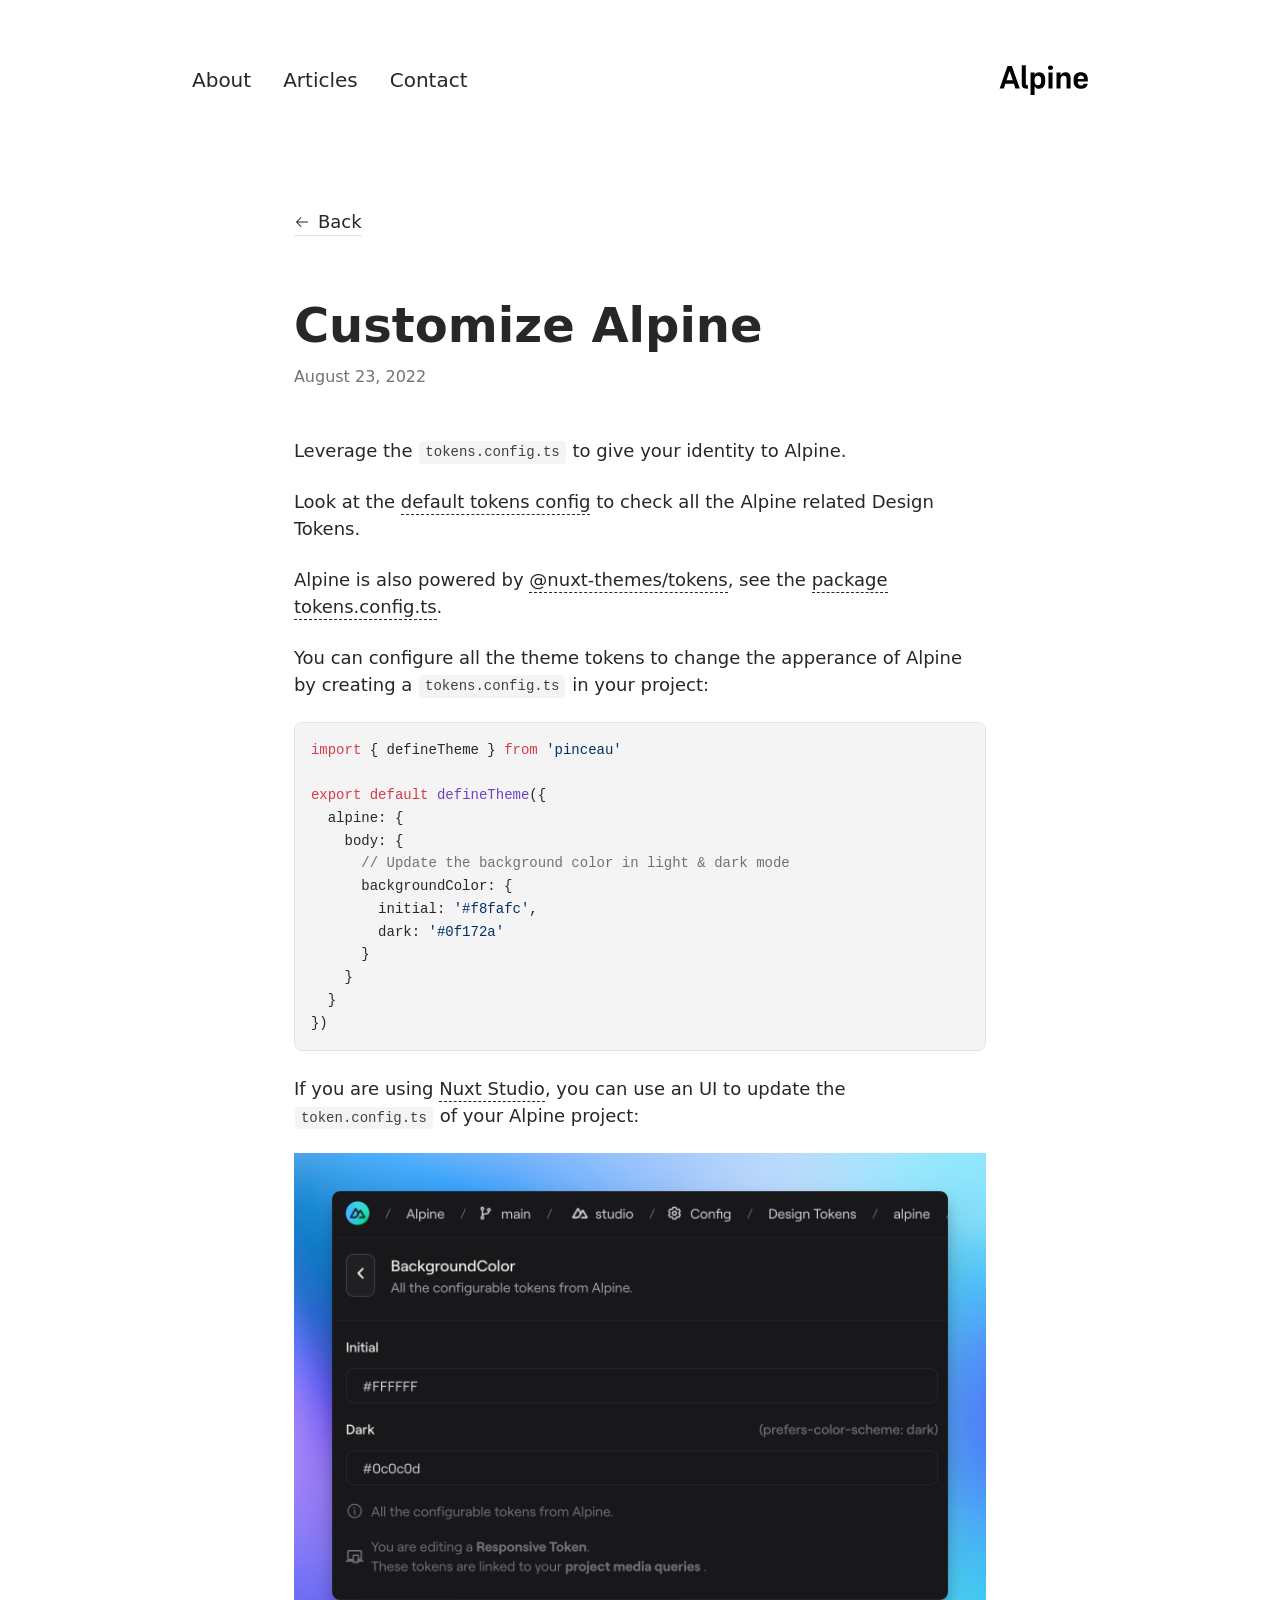
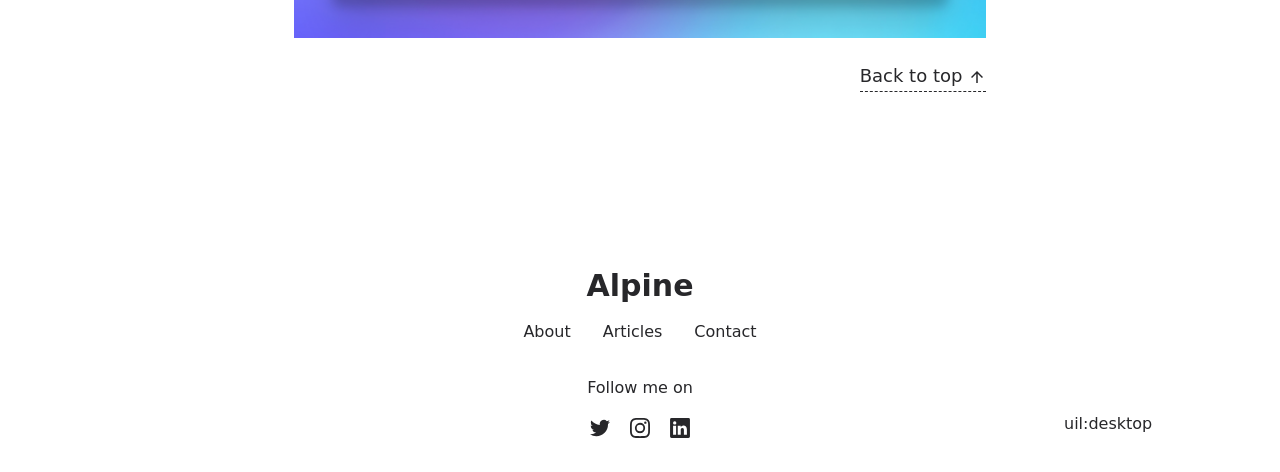
<file: articles/design-tokens/index.html>
<!DOCTYPE html><html lang="en"><head><meta charset="utf-8">
<meta name="viewport" content="width=device-width, initial-scale=1">
<title>Customize Alpine</title>
<meta name="twitter:card" content="summary_large_image">
<meta property="og:image:width" content="400">
<meta property="og:image:height" content="300">
<meta property="og:image:alt" content="An image showcasing my project.">
<meta property="og:title" content="Customize Alpine">
<meta name="description" content="Leverage the tokens.config.ts to give your identity to Alpine.">
<meta property="og:description" content="Leverage the tokens.config.ts to give your identity to Alpine.">
<meta property="og:image" content="/articles/design-tokens.webp">
<link rel="preload" as="fetch" crossorigin="anonymous" href="/articles/design-tokens/_payload.json">
<link rel="stylesheet" href="/_nuxt/entry.8NE_guju.css">
<link rel="stylesheet" href="/_nuxt/DocumentDrivenNotFound.n-bBYMyl.css">
<link rel="stylesheet" href="/_nuxt/article.0f_yxKQu.css">
<link rel="stylesheet" href="/_nuxt/ProseA.KSt1KyEu.css">
<link rel="stylesheet" href="/_nuxt/ProseH1.VGYXt50X.css">
<link rel="stylesheet" href="/_nuxt/ProseP.qPNhBo8b.css">
<link rel="stylesheet" href="/_nuxt/ProseCodeInline.riFjtFAf.css">
<link rel="stylesheet" href="/_nuxt/ProsePre.nIRUQbb-.css">
<link rel="stylesheet" href="/_nuxt/ProseCode.DP24GH6Y.css">
<link rel="stylesheet" href="/_nuxt/ProseImg.GqZVfkF3.css">
<link rel="modulepreload" as="script" crossorigin href="/_nuxt/entry.piHMjtJQ.js">
<link rel="modulepreload" as="script" crossorigin href="/_nuxt/NuxtImg.kcbMGlcE.js">
<link rel="modulepreload" as="script" crossorigin href="/_nuxt/document-driven.Oq5_hZie.js">
<link rel="modulepreload" as="script" crossorigin href="/_nuxt/DocumentDrivenEmpty.YyOzFpLK.js">
<link rel="modulepreload" as="script" crossorigin href="/_nuxt/ContentRenderer.9ZOQl4t6.js">
<link rel="modulepreload" as="script" crossorigin href="/_nuxt/ContentRendererMarkdown.vue.kmIV5VAn.js">
<link rel="modulepreload" as="script" crossorigin href="/_nuxt/preview.dbGsIkae.js">
<link rel="modulepreload" as="script" crossorigin href="/_nuxt/DocumentDrivenNotFound.yR5mhhGG.js">
<link rel="modulepreload" as="script" crossorigin href="/_nuxt/article.03e5_qke.js">
<link rel="modulepreload" as="script" crossorigin href="/_nuxt/ProseA.Wxh8JNDL.js">
<link rel="modulepreload" as="script" crossorigin href="/_nuxt/date.3uOv5BcS.js">
<link rel="modulepreload" as="script" crossorigin href="/_nuxt/ContentRendererMarkdown._HFHk7zW.js">
<link rel="modulepreload" as="script" crossorigin href="/_nuxt/ProseH1.o8Yl7Ddn.js">
<link rel="modulepreload" as="script" crossorigin href="/_nuxt/ProseP.xWRhOPv4.js">
<link rel="modulepreload" as="script" crossorigin href="/_nuxt/ProseCodeInline.kSG4qvHY.js">
<link rel="modulepreload" as="script" crossorigin href="/_nuxt/ProsePre.-GMBjbXd.js">
<link rel="modulepreload" as="script" crossorigin href="/_nuxt/ProseCode.LqZRMW00.js">
<link rel="modulepreload" as="script" crossorigin href="/_nuxt/ProseImg.pXVjh1qh.js">
<link rel="prefetch" as="script" crossorigin href="/_nuxt/default.LOH5PLlu.js">
<link rel="prefetch" as="script" crossorigin href="/_nuxt/page.PvZ3QvYi.js">
<link rel="prefetch" as="script" crossorigin href="/_nuxt/client-db.ex8mlr6-.js">
<link rel="prefetch" as="script" crossorigin href="/_nuxt/slugify.kIh9Y0xo.js">
<link rel="prefetch" as="style" href="/_nuxt/useStudio.3MfaGMCn.css">
<link rel="prefetch" as="script" crossorigin href="/_nuxt/useStudio._XvwqSln.js">
<link rel="prefetch" as="script" crossorigin href="/_nuxt/query.VLJ2mpmj.js">
<link rel="prefetch" as="style" href="/_nuxt/error-404._LjjY-y0.css">
<link rel="prefetch" as="script" crossorigin href="/_nuxt/error-404.BqSmLY7t.js">
<link rel="prefetch" as="style" href="/_nuxt/error-500.Ke0_YfD7.css">
<link rel="prefetch" as="script" crossorigin href="/_nuxt/error-500.fUy7qoAT.js">
<script type="module" src="/_nuxt/entry.piHMjtJQ.js" crossorigin></script><style id="pinceau-runtime-hydratable">@media{.phy[--]{--puid:9Oc7xg-v;}.pv-EyISVK{max-width:var(--elements-container-maxWidth);padding-left:var(--elements-container-padding-mobile);padding-right:var(--elements-container-padding-mobile);}@media (min-width: 475px){.pv-EyISVK{padding-left:var(--elements-container-padding-xs);padding-right:var(--elements-container-padding-xs);}}@media (min-width: 640px){.pv-EyISVK{padding-left:var(--elements-container-padding-sm);padding-right:var(--elements-container-padding-sm);}}@media (min-width: 768px){.pv-EyISVK{padding-left:var(--elements-container-padding-md);padding-right:var(--elements-container-padding-md);}}} </style><style id="pinceau-theme">@media { :root {--pinceau-mq: initial; --alpine-readableLine: 68ch;--alpine-backdrop-backgroundColor: #f4f4f5b3;--prose-code-inline-padding: 0.2rem 0.375rem 0.2rem 0.375rem;--prose-code-block-backdropFilter: contrast(1);--prose-code-block-border-style: solid;--prose-code-block-border-width: 1px;--prose-tbody-tr-borderBottom-style: dashed;--prose-tbody-tr-borderBottom-width: 1px;--prose-th-textAlign: inherit;--prose-thead-borderBottom-style: solid;--prose-thead-borderBottom-width: 1px;--prose-thead-border-style: solid;--prose-thead-border-width: 0px;--prose-table-textAlign: start;--prose-hr-width: 1px;--prose-hr-style: solid;--prose-li-listStylePosition: outside;--prose-ol-li-markerColor: currentColor;--prose-ol-paddingInlineStart: 21px;--prose-ol-listStyleType: decimal;--prose-ul-li-markerColor: currentColor;--prose-ul-paddingInlineStart: 21px;--prose-ul-listStyleType: disc;--prose-blockquote-border-style: solid;--prose-blockquote-border-width: 4px;--prose-blockquote-quotes: '201C' '201D' '2018' '2019';--prose-blockquote-paddingInlineStart: 24px;--prose-a-code-color-hover: currentColor;--prose-a-code-color-static: currentColor;--prose-a-hasCode-borderBottom: none;--prose-a-border-distance: 2px;--prose-a-border-color-hover: currentColor;--prose-a-border-color-static: currentColor;--prose-a-border-style-hover: solid;--prose-a-border-style-static: dashed;--prose-a-border-width: 1px;--prose-a-color-static: inherit;--prose-a-textDecoration: none;--prose-h6-margin: 3rem 0 2rem;--prose-h5-margin: 3rem 0 2rem;--prose-h4-margin: 3rem 0 2rem;--prose-h3-margin: 3rem 0 2rem;--prose-h2-margin: 3rem 0 2rem;--prose-h1-margin: 0 0 2rem;--prose-p-fontSize: 18px;--typography-lead-loose: 2;--typography-lead-relaxed: 1.625;--typography-lead-normal: 1.5;--typography-lead-snug: 1.375;--typography-lead-tight: 1.25;--typography-lead-none: 1;--typography-lead-10: 2.5rem;--typography-lead-9: 2.25rem;--typography-lead-8: 2rem;--typography-lead-7: 1.75rem;--typography-lead-6: 1.5rem;--typography-lead-5: 1.25rem;--typography-lead-4: 1rem;--typography-lead-3: .75rem;--typography-lead-2: .5rem;--typography-lead-1: .025rem;--typography-fontWeight-black: 900;--typography-fontWeight-extrabold: 800;--typography-fontWeight-bold: 700;--typography-fontWeight-semibold: 600;--typography-fontWeight-medium: 500;--typography-fontWeight-normal: 400;--typography-fontWeight-light: 300;--typography-fontWeight-extralight: 200;--typography-fontWeight-thin: 100;--typography-fontSize-9xl: 128px;--typography-fontSize-8xl: 96px;--typography-fontSize-7xl: 72px;--typography-fontSize-6xl: 60px;--typography-fontSize-5xl: 48px;--typography-fontSize-4xl: 36px;--typography-fontSize-3xl: 30px;--typography-fontSize-2xl: 24px;--typography-fontSize-xl: 20px;--typography-fontSize-lg: 18px;--typography-fontSize-base: 16px;--typography-fontSize-sm: 14px;--typography-fontSize-xs: 12px;--typography-letterSpacing-wide: 0.025em;--typography-letterSpacing-tight: -0.025em;--typography-verticalMargin-base: 24px;--typography-verticalMargin-sm: 16px;--elements-border-secondary-hover: [object Object];--elements-backdrop-background: #fffc;--elements-backdrop-filter: saturate(200%) blur(20px);--elements-container-maxWidth: 64rem;--lead-loose: 2;--lead-relaxed: 1.625;--lead-normal: 1.5;--lead-snug: 1.375;--lead-tight: 1.25;--lead-none: 1;--lead-10: 2.5rem;--lead-9: 2.25rem;--lead-8: 2rem;--lead-7: 1.75rem;--lead-6: 1.5rem;--lead-5: 1.25rem;--lead-4: 1rem;--lead-3: .75rem;--lead-2: .5rem;--lead-1: .025rem;--letterSpacing-widest: 0.1em;--letterSpacing-wider: 0.05em;--letterSpacing-wide: 0.025em;--letterSpacing-normal: 0em;--letterSpacing-tight: -0.025em;--letterSpacing-tighter: -0.05em;--fontSize-9xl: 8rem;--fontSize-8xl: 6rem;--fontSize-7xl: 4.5rem;--fontSize-6xl: 3.75rem;--fontSize-5xl: 3rem;--fontSize-4xl: 2.25rem;--fontSize-3xl: 1.875rem;--fontSize-2xl: 1.5rem;--fontSize-xl: 1.25rem;--fontSize-lg: 1.125rem;--fontSize-base: 1rem;--fontSize-sm: 0.875rem;--fontSize-xs: 0.75rem;--fontWeight-black: 900;--fontWeight-extrabold: 800;--fontWeight-bold: 700;--fontWeight-semibold: 600;--fontWeight-medium: 500;--fontWeight-normal: 400;--fontWeight-light: 300;--fontWeight-extralight: 200;--fontWeight-thin: 100;--font-mono: ui-monospace, SFMono-Regular, Menlo, Monaco, Consolas, Liberation Mono, Courier New, monospace;--font-serif: ui-serif, Georgia, Cambria, Times New Roman, Times, serif;--font-sans: ui-sans-serif, system-ui, -apple-system, BlinkMacSystemFont, Segoe UI, Roboto, Helvetica Neue, Arial, Noto Sans, sans-serif, Apple Color Emoji, Segoe UI Emoji, Segoe UI Symbol, Noto Color Emoji;--opacity-total: 1;--opacity-high: 0.8;--opacity-medium: 0.5;--opacity-soft: 0.3;--opacity-light: 0.15;--opacity-bright: 0.1;--opacity-noOpacity: 0;--borderWidth-lg: 3px;--borderWidth-md: 2px;--borderWidth-sm: 1px;--borderWidth-noBorder: 0;--space-rem-875: 0.875rem;--space-rem-625: 0.625rem;--space-rem-375: 0.375rem;--space-rem-125: 0.125rem;--space-px: 1px;--space-128: 32rem;--space-96: 24rem;--space-80: 20rem;--space-72: 18rem;--space-64: 16rem;--space-60: 15rem;--space-56: 14rem;--space-52: 13rem;--space-48: 12rem;--space-44: 11rem;--space-40: 10rem;--space-36: 9rem;--space-32: 8rem;--space-28: 7rem;--space-24: 6rem;--space-20: 5rem;--space-16: 4rem;--space-14: 3.5rem;--space-12: 3rem;--space-11: 2.75rem;--space-10: 2.5rem;--space-9: 2.25rem;--space-8: 2rem;--space-7: 1.75rem;--space-6: 1.5rem;--space-5: 1.25rem;--space-4: 1rem;--space-3: 0.75rem;--space-2: 0.5rem;--space-1: 0.25rem;--space-0: 0px;--size-full: 100%;--size-7xl: 80rem;--size-6xl: 72rem;--size-5xl: 64rem;--size-4xl: 56rem;--size-3xl: 48rem;--size-2xl: 42rem;--size-xl: 36rem;--size-lg: 32rem;--size-md: 28rem;--size-sm: 24rem;--size-xs: 20rem;--size-200: 200px;--size-104: 104px;--size-80: 80px;--size-64: 64px;--size-56: 56px;--size-48: 48px;--size-40: 40px;--size-32: 32px;--size-24: 24px;--size-20: 20px;--size-16: 16px;--size-12: 12px;--size-8: 8px;--size-6: 6px;--size-4: 4px;--size-2: 2px;--size-0: 0px;--radii-full: 9999px;--radii-3xl: 1.75rem;--radii-2xl: 1.5rem;--radii-xl: 1rem;--radii-lg: 0.75rem;--radii-md: 0.5rem;--radii-sm: 0.375rem;--radii-xs: 0.25rem;--radii-2xs: 0.125rem;--radii-none: 0px;--shadow-none: 0px 0px 0px 0px transparent;--shadow-lg: 0px 10px 15px -3px #000000, 0px 4px 6px -4px #000000;--shadow-md: 0px 4px 6px -1px #000000, 0px 2px 4px -2px #000000;--shadow-sm: 0px 1px 3px 0px #000000, 0px 1px 2px -1px #000000;--shadow-xs: 0px 1px 2px 0px #000000;--height-screen: 100vh;--width-screen: 100vw;--color-primary-900: #002e38;--color-primary-800: #005c70;--color-primary-700: #008aa9;--color-primary-600: #00b9e1;--color-primary-500: #1ad6ff;--color-primary-400: #40ddff;--color-primary-300: #66e4ff;--color-primary-200: #8deaff;--color-primary-100: #b3f1ff;--color-primary-50: #d9f8ff;--color-ruby-900: #380011;--color-ruby-800: #700021;--color-ruby-700: #a90032;--color-ruby-600: #e10043;--color-ruby-500: #ff1a5e;--color-ruby-400: #ff4079;--color-ruby-300: #ff6694;--color-ruby-200: #ff8dae;--color-ruby-100: #ffb3c9;--color-ruby-50: #ffd9e4;--color-pink-900: #380025;--color-pink-800: #70004b;--color-pink-700: #a90070;--color-pink-600: #e10095;--color-pink-500: #ff1ab2;--color-pink-400: #ff40bf;--color-pink-300: #ff66cc;--color-pink-200: #ff8dd8;--color-pink-100: #ffb3e5;--color-pink-50: #ffd9f2;--color-purple-900: #190038;--color-purple-800: #330070;--color-purple-700: #4c00a9;--color-purple-600: #6500e1;--color-purple-500: #811aff;--color-purple-400: #9640ff;--color-purple-300: #ab66ff;--color-purple-200: #c08dff;--color-purple-100: #d5b3ff;--color-purple-50: #ead9ff;--color-royalblue-900: #0b0531;--color-royalblue-800: #160a62;--color-royalblue-700: #211093;--color-royalblue-600: #2c15c4;--color-royalblue-500: #4127e8;--color-royalblue-400: #614bec;--color-royalblue-300: #806ff0;--color-royalblue-200: #a093f3;--color-royalblue-100: #c0b7f7;--color-royalblue-50: #dfdbfb;--color-indigoblue-900: #001238;--color-indigoblue-800: #002370;--color-indigoblue-700: #0035a9;--color-indigoblue-600: #0047e1;--color-indigoblue-500: #1a62ff;--color-indigoblue-400: #407cff;--color-indigoblue-300: #6696ff;--color-indigoblue-200: #8db0ff;--color-indigoblue-100: #b3cbff;--color-indigoblue-50: #d9e5ff;--color-blue-900: #002438;--color-blue-800: #004870;--color-blue-700: #006ca9;--color-blue-600: #0090e1;--color-blue-500: #1aadff;--color-blue-400: #40bbff;--color-blue-300: #66c8ff;--color-blue-200: #8dd6ff;--color-blue-100: #b3e4ff;--color-blue-50: #d9f1ff;--color-lightblue-900: #002e38;--color-lightblue-800: #005c70;--color-lightblue-700: #008aa9;--color-lightblue-600: #00b9e1;--color-lightblue-500: #1ad6ff;--color-lightblue-400: #40ddff;--color-lightblue-300: #66e4ff;--color-lightblue-200: #8deaff;--color-lightblue-100: #b3f1ff;--color-lightblue-50: #d9f8ff;--color-teal-900: #062a28;--color-teal-800: #0b544f;--color-teal-700: #117d77;--color-teal-600: #16a79e;--color-teal-500: #1cd1c6;--color-teal-400: #36e4da;--color-teal-300: #5fe9e1;--color-teal-200: #87efe9;--color-teal-100: #aff4f0;--color-teal-50: #d7faf8;--color-pear-900: #2a2b09;--color-pear-800: #545512;--color-pear-700: #7e801b;--color-pear-600: #a8aa24;--color-pear-500: #d0d32f;--color-pear-400: #d8da52;--color-pear-300: #e0e274;--color-pear-200: #e8e997;--color-pear-100: #eff0ba;--color-pear-50: #f7f8dc;--color-red-900: #380300;--color-red-800: #700700;--color-red-700: #a90a00;--color-red-600: #e10e00;--color-red-500: #ff281a;--color-red-400: #ff4c40;--color-red-300: #ff7066;--color-red-200: #ff948d;--color-red-100: #ffb7b3;--color-red-50: #ffdbd9;--color-orange-900: #381800;--color-orange-800: #702f00;--color-orange-700: #a94700;--color-orange-600: #e15e00;--color-orange-500: #ff7a1a;--color-orange-400: #ff9040;--color-orange-300: #ffa666;--color-orange-200: #ffbd8d;--color-orange-100: #ffd3b3;--color-orange-50: #ffe9d9;--color-yellow-900: #362b03;--color-yellow-800: #6d5605;--color-yellow-700: #a38108;--color-yellow-600: #daac0a;--color-yellow-500: #f5c828;--color-yellow-400: #f7d14c;--color-yellow-300: #f8da70;--color-yellow-200: #fae393;--color-yellow-100: #fcedb7;--color-yellow-50: #fdf6db;--color-green-900: #003f25;--color-green-800: #005e38;--color-green-700: #007e4a;--color-green-600: #009d5d;--color-green-500: #00bd6f;--color-green-400: #00dc82;--color-green-300: #30ffaa;--color-green-200: #83ffcc;--color-green-100: #acffdd;--color-green-50: #d6ffee;--color-gray-900: #18181B;--color-gray-800: #27272A;--color-gray-700: #3f3f46;--color-gray-600: #52525B;--color-gray-500: #71717A;--color-gray-400: #a1a1aa;--color-gray-300: #D4d4d8;--color-gray-200: #e4e4e7;--color-gray-100: #f4f4f5;--color-gray-50: #fafafa;--color-black: #0c0c0d;--color-white: #FFFFFF;--media-portrait: only screen and (orientation: portrait);--media-landscape: only screen and (orientation: landscape);--media-rm: (prefers-reduced-motion: reduce);--media-2xl: (min-width: 1536px);--media-xl: (min-width: 1280px);--media-lg: (min-width: 1024px);--media-md: (min-width: 768px);--media-sm: (min-width: 640px);--media-xs: (min-width: 475px);--alpine-body-color: var(--color-gray-800);--alpine-body-backgroundColor: var(--color-white);--prose-code-inline-fontWeight: var(--typography-fontWeight-normal);--prose-code-inline-fontSize: var(--typography-fontSize-sm);--prose-code-inline-borderRadius: var(--radii-xs);--prose-code-block-pre-padding: var(--typography-verticalMargin-sm);--prose-code-block-margin: var(--typography-verticalMargin-base) 0;--prose-code-block-fontSize: var(--typography-fontSize-sm);--prose-tbody-code-inline-fontSize: var(--typography-fontSize-sm);--prose-tbody-td-padding: var(--typography-verticalMargin-sm);--prose-th-fontWeight: var(--typography-fontWeight-semibold);--prose-th-padding: 0 var(--typography-verticalMargin-sm) var(--typography-verticalMargin-sm) var(--typography-verticalMargin-sm);--prose-table-lineHeight: var(--typography-lead-6);--prose-table-fontSize: var(--typography-fontSize-sm);--prose-table-margin: var(--typography-verticalMargin-base) 0;--prose-hr-margin: var(--typography-verticalMargin-base) 0;--prose-li-margin: var(--typography-verticalMargin-sm) 0;--prose-ol-margin: var(--typography-verticalMargin-base) 0;--prose-ul-margin: var(--typography-verticalMargin-base) 0;--prose-blockquote-margin: var(--typography-verticalMargin-base) 0;--prose-a-code-border-style: var(--prose-a-border-style-static);--prose-a-code-border-width: var(--prose-a-border-width);--prose-a-fontWeight: var(--typography-fontWeight-medium);--prose-img-margin: var(--typography-verticalMargin-base) 0;--prose-strong-fontWeight: var(--typography-fontWeight-semibold);--prose-h6-iconSize: var(--typography-fontSize-base);--prose-h6-fontWeight: var(--typography-fontWeight-semibold);--prose-h6-lineHeight: var(--typography-lead-normal);--prose-h6-fontSize: var(--typography-fontSize-lg);--prose-h5-iconSize: var(--typography-fontSize-lg);--prose-h5-fontWeight: var(--typography-fontWeight-semibold);--prose-h5-lineHeight: var(--typography-lead-snug);--prose-h5-fontSize: var(--typography-fontSize-xl);--prose-h4-iconSize: var(--typography-fontSize-lg);--prose-h4-letterSpacing: var(--typography-letterSpacing-tight);--prose-h4-fontWeight: var(--typography-fontWeight-semibold);--prose-h4-lineHeight: var(--typography-lead-snug);--prose-h4-fontSize: var(--typography-fontSize-2xl);--prose-h3-iconSize: var(--typography-fontSize-xl);--prose-h3-letterSpacing: var(--typography-letterSpacing-tight);--prose-h3-fontWeight: var(--typography-fontWeight-semibold);--prose-h3-lineHeight: var(--typography-lead-snug);--prose-h3-fontSize: var(--typography-fontSize-3xl);--prose-h2-iconSize: var(--typography-fontSize-2xl);--prose-h2-letterSpacing: var(--typography-letterSpacing-tight);--prose-h2-fontWeight: var(--typography-fontWeight-semibold);--prose-h2-lineHeight: var(--typography-lead-tight);--prose-h2-fontSize: var(--typography-fontSize-4xl);--prose-h1-iconSize: var(--typography-fontSize-3xl);--prose-h1-letterSpacing: var(--typography-letterSpacing-tight);--prose-h1-fontWeight: var(--typography-fontWeight-bold);--prose-h1-lineHeight: var(--typography-lead-tight);--prose-h1-fontSize: var(--typography-fontSize-5xl);--prose-p-br-margin: var(--typography-verticalMargin-base) 0 0 0;--prose-p-margin: var(--typography-verticalMargin-base) 0;--prose-p-lineHeight: var(--typography-lead-normal);--typography-color-primary-900: var(--color-primary-900);--typography-color-primary-800: var(--color-primary-800);--typography-color-primary-700: var(--color-primary-700);--typography-color-primary-600: var(--color-primary-600);--typography-color-primary-500: var(--color-primary-500);--typography-color-primary-400: var(--color-primary-400);--typography-color-primary-300: var(--color-primary-300);--typography-color-primary-200: var(--color-primary-200);--typography-color-primary-100: var(--color-primary-100);--typography-color-primary-50: var(--color-primary-50);--typography-font-code: var(--font-mono);--typography-font-body: var(--font-sans);--typography-font-display: var(--font-sans);--typography-body-backgroundColor: var(--color-white);--typography-body-color: var(--color-black);--elements-state-danger-borderColor-secondary: var(--color-red-200);--elements-state-danger-borderColor-primary: var(--color-red-100);--elements-state-danger-backgroundColor-secondary: var(--color-red-100);--elements-state-danger-backgroundColor-primary: var(--color-red-50);--elements-state-danger-color-secondary: var(--color-red-600);--elements-state-danger-color-primary: var(--color-red-500);--elements-state-warning-borderColor-secondary: var(--color-yellow-200);--elements-state-warning-borderColor-primary: var(--color-yellow-100);--elements-state-warning-backgroundColor-secondary: var(--color-yellow-100);--elements-state-warning-backgroundColor-primary: var(--color-yellow-50);--elements-state-warning-color-secondary: var(--color-yellow-700);--elements-state-warning-color-primary: var(--color-yellow-600);--elements-state-success-borderColor-secondary: var(--color-green-200);--elements-state-success-borderColor-primary: var(--color-green-100);--elements-state-success-backgroundColor-secondary: var(--color-green-100);--elements-state-success-backgroundColor-primary: var(--color-green-50);--elements-state-success-color-secondary: var(--color-green-600);--elements-state-success-color-primary: var(--color-green-500);--elements-state-info-borderColor-secondary: var(--color-blue-200);--elements-state-info-borderColor-primary: var(--color-blue-100);--elements-state-info-backgroundColor-secondary: var(--color-blue-100);--elements-state-info-backgroundColor-primary: var(--color-blue-50);--elements-state-info-color-secondary: var(--color-blue-600);--elements-state-info-color-primary: var(--color-blue-500);--elements-state-primary-borderColor-secondary: var(--color-primary-200);--elements-state-primary-borderColor-primary: var(--color-primary-100);--elements-state-primary-backgroundColor-secondary: var(--color-primary-100);--elements-state-primary-backgroundColor-primary: var(--color-primary-50);--elements-state-primary-color-secondary: var(--color-primary-700);--elements-state-primary-color-primary: var(--color-primary-600);--elements-surface-secondary-backgroundColor: var(--color-gray-200);--elements-surface-primary-backgroundColor: var(--color-gray-100);--elements-surface-background-base: var(--color-gray-100);--elements-border-secondary-static: var(--color-gray-200);--elements-border-primary-hover: var(--color-gray-200);--elements-border-primary-static: var(--color-gray-100);--elements-container-padding-md: var(--space-16);--elements-container-padding-sm: var(--space-12);--elements-container-padding-xs: var(--space-8);--elements-container-padding-mobile: var(--space-6);--elements-text-secondary-color-hover: var(--color-gray-700);--elements-text-secondary-color-static: var(--color-gray-500);--elements-text-primary-color-static: var(--color-gray-900);--text-6xl-lineHeight: var(--lead-none);--text-6xl-fontSize: var(--fontSize-6xl);--text-5xl-lineHeight: var(--lead-none);--text-5xl-fontSize: var(--fontSize-5xl);--text-4xl-lineHeight: var(--lead-10);--text-4xl-fontSize: var(--fontSize-4xl);--text-3xl-lineHeight: var(--lead-9);--text-3xl-fontSize: var(--fontSize-3xl);--text-2xl-lineHeight: var(--lead-8);--text-2xl-fontSize: var(--fontSize-2xl);--text-xl-lineHeight: var(--lead-7);--text-xl-fontSize: var(--fontSize-xl);--text-lg-lineHeight: var(--lead-7);--text-lg-fontSize: var(--fontSize-lg);--text-base-lineHeight: var(--lead-6);--text-base-fontSize: var(--fontSize-base);--text-sm-lineHeight: var(--lead-5);--text-sm-fontSize: var(--fontSize-sm);--text-xs-lineHeight: var(--lead-4);--text-xs-fontSize: var(--fontSize-xs);--shadow-2xl: 0px 25px 50px -12px var(--color-gray-900);--shadow-xl: 0px 20px 25px -5px var(--color-gray-400), 0px 8px 10px -6px #000000;--color-secondary-900: var(--color-gray-900);--color-secondary-800: var(--color-gray-800);--color-secondary-700: var(--color-gray-700);--color-secondary-600: var(--color-gray-600);--color-secondary-500: var(--color-gray-500);--color-secondary-400: var(--color-gray-400);--color-secondary-300: var(--color-gray-300);--color-secondary-200: var(--color-gray-200);--color-secondary-100: var(--color-gray-100);--color-secondary-50: var(--color-gray-50);--prose-a-code-background-hover: var(--typography-color-primary-50);--prose-a-code-border-color-hover: var(--typography-color-primary-500);--prose-a-color-hover: var(--typography-color-primary-500);--typography-color-secondary-900: var(--color-secondary-900);--typography-color-secondary-800: var(--color-secondary-800);--typography-color-secondary-700: var(--color-secondary-700);--typography-color-secondary-600: var(--color-secondary-600);--typography-color-secondary-500: var(--color-secondary-500);--typography-color-secondary-400: var(--color-secondary-400);--typography-color-secondary-300: var(--color-secondary-300);--typography-color-secondary-200: var(--color-secondary-200);--typography-color-secondary-100: var(--color-secondary-100);--typography-color-secondary-50: var(--color-secondary-50);--prose-code-inline-backgroundColor: var(--typography-color-secondary-100);--prose-code-inline-color: var(--typography-color-secondary-700);--prose-code-block-backgroundColor: var(--typography-color-secondary-100);--prose-code-block-color: var(--typography-color-secondary-700);--prose-code-block-border-color: var(--typography-color-secondary-200);--prose-tbody-tr-borderBottom-color: var(--typography-color-secondary-200);--prose-th-color: var(--typography-color-secondary-600);--prose-thead-borderBottom-color: var(--typography-color-secondary-200);--prose-thead-border-color: var(--typography-color-secondary-300);--prose-hr-color: var(--typography-color-secondary-200);--prose-blockquote-border-color: var(--typography-color-secondary-200);--prose-blockquote-color: var(--typography-color-secondary-500);--prose-a-code-border-color-static: var(--typography-color-secondary-400); } }@media { :root.dark {--pinceau-mq: dark; --alpine-backdrop-backgroundColor: #18181bb3;--prose-code-block-backdropFilter: contrast(1);--prose-ol-li-markerColor: currentColor;--prose-ul-li-markerColor: currentColor;--prose-a-code-color-hover: currentColor;--prose-a-code-color-static: currentColor;--prose-a-border-color-hover: currentColor;--prose-a-border-color-static: currentColor;--prose-a-color-static: inherit;--elements-backdrop-background: #0c0d0ccc;--alpine-body-color: var(--color-gray-200);--alpine-body-backgroundColor: var(--color-black);--typography-body-backgroundColor: var(--color-black);--typography-body-color: var(--color-white);--elements-state-danger-borderColor-secondary: var(--color-red-700);--elements-state-danger-borderColor-primary: var(--color-red-800);--elements-state-danger-backgroundColor-secondary: var(--color-red-800);--elements-state-danger-backgroundColor-primary: var(--color-red-900);--elements-state-danger-color-secondary: var(--color-red-200);--elements-state-danger-color-primary: var(--color-red-300);--elements-state-warning-borderColor-secondary: var(--color-yellow-700);--elements-state-warning-borderColor-primary: var(--color-yellow-800);--elements-state-warning-backgroundColor-secondary: var(--color-yellow-800);--elements-state-warning-backgroundColor-primary: var(--color-yellow-900);--elements-state-warning-color-secondary: var(--color-yellow-200);--elements-state-warning-color-primary: var(--color-yellow-400);--elements-state-success-borderColor-secondary: var(--color-green-700);--elements-state-success-borderColor-primary: var(--color-green-800);--elements-state-success-backgroundColor-secondary: var(--color-green-800);--elements-state-success-backgroundColor-primary: var(--color-green-900);--elements-state-success-color-secondary: var(--color-green-200);--elements-state-success-color-primary: var(--color-green-400);--elements-state-info-borderColor-secondary: var(--color-blue-700);--elements-state-info-borderColor-primary: var(--color-blue-800);--elements-state-info-backgroundColor-secondary: var(--color-blue-800);--elements-state-info-backgroundColor-primary: var(--color-blue-900);--elements-state-info-color-secondary: var(--color-blue-200);--elements-state-info-color-primary: var(--color-blue-400);--elements-state-primary-borderColor-secondary: var(--color-primary-700);--elements-state-primary-borderColor-primary: var(--color-primary-800);--elements-state-primary-backgroundColor-secondary: var(--color-primary-800);--elements-state-primary-backgroundColor-primary: var(--color-primary-900);--elements-state-primary-color-secondary: var(--color-primary-200);--elements-state-primary-color-primary: var(--color-primary-400);--elements-surface-secondary-backgroundColor: var(--color-gray-800);--elements-surface-primary-backgroundColor: var(--color-gray-900);--elements-surface-background-base: var(--color-gray-900);--elements-border-secondary-static: var(--color-gray-800);--elements-border-primary-hover: var(--color-gray-800);--elements-border-primary-static: var(--color-gray-900);--elements-text-secondary-color-hover: var(--color-gray-200);--elements-text-secondary-color-static: var(--color-gray-400);--elements-text-primary-color-static: var(--color-gray-50);--prose-a-code-background-hover: var(--typography-color-primary-900);--prose-a-code-border-color-hover: var(--typography-color-primary-600);--prose-a-color-hover: var(--typography-color-primary-400);--prose-code-inline-backgroundColor: var(--typography-color-secondary-800);--prose-code-inline-color: var(--typography-color-secondary-200);--prose-code-block-backgroundColor: var(--typography-color-secondary-900);--prose-code-block-color: var(--typography-color-secondary-200);--prose-code-block-border-color: var(--typography-color-secondary-800);--prose-tbody-tr-borderBottom-color: var(--typography-color-secondary-800);--prose-th-color: var(--typography-color-secondary-400);--prose-thead-borderBottom-color: var(--typography-color-secondary-800);--prose-thead-border-color: var(--typography-color-secondary-600);--prose-hr-color: var(--typography-color-secondary-800);--prose-blockquote-border-color: var(--typography-color-secondary-700);--prose-blockquote-color: var(--typography-color-secondary-400);--prose-a-code-border-color-static: var(--typography-color-secondary-600); } }</style><script>"use strict";(()=>{const a=window,e=document.documentElement,m=["dark","light"],c=window&&window.localStorage&&window.localStorage.getItem&&window.localStorage.getItem("nuxt-color-mode")||"system";let n=c==="system"?d():c;const l=e.getAttribute("data-color-mode-forced");l&&(n=l),i(n),a["__NUXT_COLOR_MODE__"]={preference:c,value:n,getColorScheme:d,addColorScheme:i,removeColorScheme:f};function i(o){const t=""+o+"",s="";e.classList?e.classList.add(t):e.className+=" "+t,s&&e.setAttribute("data-"+s,o)}function f(o){const t=""+o+"",s="";e.classList?e.classList.remove(t):e.className=e.className.replace(new RegExp(t,"g"),""),s&&e.removeAttribute("data-"+s)}function r(o){return a.matchMedia("(prefers-color-scheme"+o+")")}function d(){if(a.matchMedia&&r("").media!=="not all"){for(const o of m)if(r(":"+o).matches)return o}return"light"}})();
</script></head><body><div id="__nuxt"><div class="container pv-EyISVK pc-9Oc7xg app-layout" data-v-6421c844 data-v-0ef1b576><!--[--><div class="nuxt-progress" style="width:0%;height:3px;opacity:0;background-size:Infinity% auto;" data-v-6421c844></div><header class="right" data-v-6421c844 data-v-2034c1c6><div class="menu" data-v-2034c1c6><button aria-label="Navigation Menu" data-v-2034c1c6><svg width="24" height="24" viewBox="0 0 68 68" fill="currentColor" xmlns="http://www.w3.org/2000/svg" data-v-2034c1c6><path d="M8 34C8 32.1362 8 31.2044 8.30448 30.4693C8.71046 29.4892 9.48915 28.7105 10.4693 28.3045C11.2044 28 12.1362 28 14 28C15.8638 28 16.7956 28 17.5307 28.3045C18.5108 28.7105 19.2895 29.4892 19.6955 30.4693C20 31.2044 20 32.1362 20 34C20 35.8638 20 36.7956 19.6955 37.5307C19.2895 38.5108 18.5108 39.2895 17.5307 39.6955C16.7956 40 15.8638 40 14 40C12.1362 40 11.2044 40 10.4693 39.6955C9.48915 39.2895 8.71046 38.5108 8.30448 37.5307C8 36.7956 8 35.8638 8 34Z" data-v-2034c1c6></path><path d="M28 34C28 32.1362 28 31.2044 28.3045 30.4693C28.7105 29.4892 29.4892 28.7105 30.4693 28.3045C31.2044 28 32.1362 28 34 28C35.8638 28 36.7956 28 37.5307 28.3045C38.5108 28.7105 39.2895 29.4892 39.6955 30.4693C40 31.2044 40 32.1362 40 34C40 35.8638 40 36.7956 39.6955 37.5307C39.2895 38.5108 38.5108 39.2895 37.5307 39.6955C36.7956 40 35.8638 40 34 40C32.1362 40 31.2044 40 30.4693 39.6955C29.4892 39.2895 28.7105 38.5108 28.3045 37.5307C28 36.7956 28 35.8638 28 34Z" data-v-2034c1c6></path><path d="M48 34C48 32.1362 48 31.2044 48.3045 30.4693C48.7105 29.4892 49.4892 28.7105 50.4693 28.3045C51.2044 28 52.1362 28 54 28C55.8638 28 56.7956 28 57.5307 28.3045C58.5108 28.7105 59.2895 29.4892 59.6955 30.4693C60 31.2044 60 32.1362 60 34C60 35.8638 60 36.7956 59.6955 37.5307C59.2895 38.5108 58.5108 39.2895 57.5307 39.6955C56.7956 40 55.8638 40 54 40C52.1362 40 51.2044 40 50.4693 39.6955C49.4892 39.2895 48.7105 38.5108 48.3045 37.5307C48 36.7956 48 35.8638 48 34Z" data-v-2034c1c6></path></svg></button></div><div class="overlay" data-v-2034c1c6><nav data-v-2034c1c6 data-v-75869721><ul data-v-75869721><!--[--><li data-v-75869721><a href="/" class="" data-v-75869721><span class="underline-fx" data-v-75869721></span> About</a></li><li data-v-75869721><a href="/articles" class="" data-v-75869721><span class="underline-fx" data-v-75869721></span> Articles</a></li><li data-v-75869721><a href="/contact" class="" data-v-75869721><span class="underline-fx" data-v-75869721></span> Contact</a></li><!--]--></ul></nav></div><div class="logo" data-v-2034c1c6><a href="/" class="" data-v-2034c1c6><img src="/logo-dark.svg" class="dark-img" alt="alpine" width="89" height="31" data-v-2034c1c6><img src="/logo.svg" class="light-img" alt="alpine" width="89" height="31" data-v-2034c1c6></a></div><div class="main-nav" data-v-2034c1c6><nav data-v-2034c1c6 data-v-75869721><ul data-v-75869721><!--[--><li data-v-75869721><a href="/" class="" data-v-75869721><span class="underline-fx" data-v-75869721></span> About</a></li><li data-v-75869721><a href="/articles" class="" data-v-75869721><span class="underline-fx" data-v-75869721></span> Articles</a></li><li data-v-75869721><a href="/contact" class="" data-v-75869721><span class="underline-fx" data-v-75869721></span> Contact</a></li><!--]--></ul></nav></div></header><!--[--><div class="document-driven-page"><article data-v-d86185de><a href="/articles" class="back" data-v-d86185de><svg xmlns="http://www.w3.org/2000/svg" xmlns:xlink="http://www.w3.org/1999/xlink" aria-hidden="true" role="img" class="icon" data-v-d86185de style="" width="1em" height="1em" viewBox="0 0 256 256" data-v-ecaac7a6><path fill="currentColor" d="M224 128a8 8 0 0 1-8 8H59.31l58.35 58.34a8 8 0 0 1-11.32 11.32l-72-72a8 8 0 0 1 0-11.32l72-72a8 8 0 0 1 11.32 11.32L59.31 120H216a8 8 0 0 1 8 8"/></svg><span data-v-d86185de> Back </span></a><header data-v-d86185de><h1 class="title" data-v-d86185de>Customize Alpine</h1><time datetime="2022-08-23T00:00:00.000Z" data-v-d86185de>August 23, 2022</time></header><div class="prose" data-v-d86185de><!--[--><div><h1 id="customize-alpine" data-v-4383a7b2><a aria-current="page" href="/articles/design-tokens#customize-alpine" class="router-link-active router-link-exact-active" data-v-4383a7b2><!--[-->Customize Alpine<!--]--><!----></a></h1><p data-v-15e6ff39><!--[-->Leverage the <code class="" data-v-642bedfe><!--[-->tokens.config.ts<!--]--></code> to give your identity to Alpine.<!--]--></p><p data-v-15e6ff39><!--[-->Look at the <a href="https://github.com/nuxt-themes/alpine/blob/main/tokens.config.ts" rel="nofollow" data-v-a0546f4c><!--[-->default tokens config<!--]--></a> to check all the Alpine related Design Tokens.<!--]--></p><p data-v-15e6ff39><!--[-->Alpine is also powered by <a href="https://www.npmjs.com/package/@nuxt-themes/tokens" rel="nofollow" data-v-a0546f4c><!--[-->@nuxt-themes/tokens<!--]--></a>, see the <a href="https://unpkg.com/@nuxt-themes/tokens@latest/dist/tokens.config.ts" rel="nofollow" data-v-a0546f4c><!--[-->package tokens.config.ts<!--]--></a>.<!--]--></p><p data-v-15e6ff39><!--[-->You can configure all the theme tokens to change the apperance of Alpine by creating a <code class="" data-v-642bedfe><!--[-->tokens.config.ts<!--]--></code> in your project:<!--]--></p><div class="highlight-ts prose-code" meta data-v-17e0ec9c><!----><!--[--><pre class="language-ts shiki shiki-themes github-light github-dark" style=""><!--[--><code><span class="line" line="1"><span style="--shiki-default:#D73A49;--shiki-dark:#F97583">import</span><span style="--shiki-default:#24292E;--shiki-dark:#E1E4E8"> { defineTheme } </span><span style="--shiki-default:#D73A49;--shiki-dark:#F97583">from</span><span style="--shiki-default:#032F62;--shiki-dark:#9ECBFF"> &#39;pinceau&#39;
</span></span><span class="line" line="2"><span emptylineplaceholder="true">
</span></span><span class="line" line="3"><span style="--shiki-default:#D73A49;--shiki-dark:#F97583">export</span><span style="--shiki-default:#D73A49;--shiki-dark:#F97583"> default</span><span style="--shiki-default:#6F42C1;--shiki-dark:#B392F0"> defineTheme</span><span style="--shiki-default:#24292E;--shiki-dark:#E1E4E8">({
</span></span><span class="line" line="4"><span style="--shiki-default:#24292E;--shiki-dark:#E1E4E8">  alpine: {
</span></span><span class="line" line="5"><span style="--shiki-default:#24292E;--shiki-dark:#E1E4E8">    body: {
</span></span><span class="line" line="6"><span style="--shiki-default:#6A737D;--shiki-dark:#6A737D">      // Update the background color in light &amp; dark mode
</span></span><span class="line" line="7"><span style="--shiki-default:#24292E;--shiki-dark:#E1E4E8">      backgroundColor: {
</span></span><span class="line" line="8"><span style="--shiki-default:#24292E;--shiki-dark:#E1E4E8">        initial: </span><span style="--shiki-default:#032F62;--shiki-dark:#9ECBFF">&#39;#f8fafc&#39;</span><span style="--shiki-default:#24292E;--shiki-dark:#E1E4E8">,
</span></span><span class="line" line="9"><span style="--shiki-default:#24292E;--shiki-dark:#E1E4E8">        dark: </span><span style="--shiki-default:#032F62;--shiki-dark:#9ECBFF">&#39;#0f172a&#39;
</span></span><span class="line" line="10"><span style="--shiki-default:#24292E;--shiki-dark:#E1E4E8">      }
</span></span><span class="line" line="11"><span style="--shiki-default:#24292E;--shiki-dark:#E1E4E8">    }
</span></span><span class="line" line="12"><span style="--shiki-default:#24292E;--shiki-dark:#E1E4E8">  }
</span></span><span class="line" line="13"><span style="--shiki-default:#24292E;--shiki-dark:#E1E4E8">})
</span></span></code><!--]--></pre><!--]--><button class="copy-button" data-v-17e0ec9c data-v-79e53101><span class="sr-only" data-v-79e53101>Copy to clipboard</span><span class="icon-wrapper" data-v-79e53101><svg xmlns="http://www.w3.org/2000/svg" xmlns:xlink="http://www.w3.org/1999/xlink" aria-hidden="true" role="img" class="icon" data-v-79e53101 style="" width="18px" height="18px" viewBox="0 0 256 256" data-v-ecaac7a6><path fill="currentColor" d="M216 32H88a8 8 0 0 0-8 8v40H40a8 8 0 0 0-8 8v128a8 8 0 0 0 8 8h128a8 8 0 0 0 8-8v-40h40a8 8 0 0 0 8-8V40a8 8 0 0 0-8-8m-56 176H48V96h112Zm48-48h-32V88a8 8 0 0 0-8-8H96V48h112Z"/></svg></span></button></div><p data-v-15e6ff39><!--[-->If you are using <a href="https://nuxt.studio" rel="nofollow" data-v-a0546f4c><!--[-->Nuxt Studio<!--]--></a>, you can use an UI to update the <code class="" data-v-642bedfe><!--[-->token.config.ts<!--]--></code> of your Alpine project:<!--]--></p><p data-v-15e6ff39><!--[--><a href="https://nuxt.studio" rel="nofollow" data-v-a0546f4c><!--[--><img src="/design-tokens-studio.png" alt="design-tokens-studio.png" data-v-03e198d5><!--]--></a><!--]--></p><style>html.dark .shiki span {color: var(--shiki-dark);background: var(--shiki-dark-bg);font-style: var(--shiki-dark-font-style);font-weight: var(--shiki-dark-font-weight);text-decoration: var(--shiki-dark-text-decoration);}html .shiki span {color: var(--shiki-default);background: var(--shiki-default-bg);font-style: var(--shiki-default-font-style);font-weight: var(--shiki-default-font-weight);text-decoration: var(--shiki-default-text-decoration);}html .default .shiki span {color: var(--shiki-default);background: var(--shiki-default-bg);font-style: var(--shiki-default-font-style);font-weight: var(--shiki-default-font-weight);text-decoration: var(--shiki-default-text-decoration);}html .dark .shiki span {color: var(--shiki-dark);background: var(--shiki-dark-bg);font-style: var(--shiki-dark-font-style);font-weight: var(--shiki-dark-font-weight);text-decoration: var(--shiki-dark-text-decoration);}</style></div><!--]--><div class="back-to-top" data-v-d86185de><a data-v-d86185de data-v-a0546f4c><!--[-->Back to top <svg xmlns="http://www.w3.org/2000/svg" xmlns:xlink="http://www.w3.org/1999/xlink" aria-hidden="true" role="img" class="icon" data-v-d86185de style="" width="1em" height="1em" viewBox="0 0 24 24" data-v-ecaac7a6><path fill="currentColor" d="M11 20V7.825l-5.6 5.6L4 12l8-8l8 8l-1.4 1.425l-5.6-5.6V20z"/></svg><!--]--></a></div></div></article></div><!--]--><footer class="center" data-v-6421c844 data-v-c7660544><a href="https://www.github.com/nuxt-themes/alpine" rel="noopener noreferrer" class="credits" data-v-c7660544>Alpine</a><div class="navigation" data-v-c7660544><nav data-v-c7660544 data-v-75869721><ul data-v-75869721><!--[--><li data-v-75869721><a href="/" class="" data-v-75869721><span class="underline-fx" data-v-75869721></span> About</a></li><li data-v-75869721><a href="/articles" class="" data-v-75869721><span class="underline-fx" data-v-75869721></span> Articles</a></li><li data-v-75869721><a href="/contact" class="" data-v-75869721><span class="underline-fx" data-v-75869721></span> Contact</a></li><!--]--></ul></nav></div><p class="message" data-v-c7660544>Follow me on</p><div class="icons" data-v-c7660544><div class="social" data-v-c7660544><!--[--><a href="https://twitter.com/nuxtlabs" rel="noopener noreferrer" target="_blank" title="nuxtlabs" aria-label="nuxtlabs" data-v-fb60acf9><svg xmlns="http://www.w3.org/2000/svg" xmlns:xlink="http://www.w3.org/1999/xlink" aria-hidden="true" role="img" class="icon" data-v-fb60acf9 style="" width="1em" height="1em" viewBox="0 0 24 24" data-v-ecaac7a6><path fill="currentColor" d="M22 5.8a8.49 8.49 0 0 1-2.36.64a4.13 4.13 0 0 0 1.81-2.27a8.21 8.21 0 0 1-2.61 1a4.1 4.1 0 0 0-7 3.74a11.64 11.64 0 0 1-8.45-4.29a4.16 4.16 0 0 0-.55 2.07a4.09 4.09 0 0 0 1.82 3.41a4.05 4.05 0 0 1-1.86-.51v.05a4.1 4.1 0 0 0 3.3 4a3.93 3.93 0 0 1-1.1.17a4.9 4.9 0 0 1-.77-.07a4.11 4.11 0 0 0 3.83 2.84A8.22 8.22 0 0 1 3 18.34a7.93 7.93 0 0 1-1-.06a11.57 11.57 0 0 0 6.29 1.85A11.59 11.59 0 0 0 20 8.45v-.53a8.43 8.43 0 0 0 2-2.12"/></svg></a><a href="https://instagram.com/atinuxt" rel="noopener noreferrer" target="_blank" title="atinuxt" aria-label="atinuxt" data-v-fb60acf9><svg xmlns="http://www.w3.org/2000/svg" xmlns:xlink="http://www.w3.org/1999/xlink" aria-hidden="true" role="img" class="icon" data-v-fb60acf9 style="" width="1em" height="1em" viewBox="0 0 24 24" data-v-ecaac7a6><path fill="currentColor" d="M17.34 5.46a1.2 1.2 0 1 0 1.2 1.2a1.2 1.2 0 0 0-1.2-1.2m4.6 2.42a7.59 7.59 0 0 0-.46-2.43a4.94 4.94 0 0 0-1.16-1.77a4.7 4.7 0 0 0-1.77-1.15a7.3 7.3 0 0 0-2.43-.47C15.06 2 14.72 2 12 2s-3.06 0-4.12.06a7.3 7.3 0 0 0-2.43.47a4.78 4.78 0 0 0-1.77 1.15a4.7 4.7 0 0 0-1.15 1.77a7.3 7.3 0 0 0-.47 2.43C2 8.94 2 9.28 2 12s0 3.06.06 4.12a7.3 7.3 0 0 0 .47 2.43a4.7 4.7 0 0 0 1.15 1.77a4.78 4.78 0 0 0 1.77 1.15a7.3 7.3 0 0 0 2.43.47C8.94 22 9.28 22 12 22s3.06 0 4.12-.06a7.3 7.3 0 0 0 2.43-.47a4.7 4.7 0 0 0 1.77-1.15a4.85 4.85 0 0 0 1.16-1.77a7.59 7.59 0 0 0 .46-2.43c0-1.06.06-1.4.06-4.12s0-3.06-.06-4.12M20.14 16a5.61 5.61 0 0 1-.34 1.86a3.06 3.06 0 0 1-.75 1.15a3.19 3.19 0 0 1-1.15.75a5.61 5.61 0 0 1-1.86.34c-1 .05-1.37.06-4 .06s-3 0-4-.06a5.73 5.73 0 0 1-1.94-.3a3.27 3.27 0 0 1-1.1-.75a3 3 0 0 1-.74-1.15a5.54 5.54 0 0 1-.4-1.9c0-1-.06-1.37-.06-4s0-3 .06-4a5.54 5.54 0 0 1 .35-1.9A3 3 0 0 1 5 5a3.14 3.14 0 0 1 1.1-.8A5.73 5.73 0 0 1 8 3.86c1 0 1.37-.06 4-.06s3 0 4 .06a5.61 5.61 0 0 1 1.86.34a3.06 3.06 0 0 1 1.19.8a3.06 3.06 0 0 1 .75 1.1a5.61 5.61 0 0 1 .34 1.9c.05 1 .06 1.37.06 4s-.01 3-.06 4M12 6.87A5.13 5.13 0 1 0 17.14 12A5.12 5.12 0 0 0 12 6.87m0 8.46A3.33 3.33 0 1 1 15.33 12A3.33 3.33 0 0 1 12 15.33"/></svg></a><a href="https://www.linkedin.com/company/nuxtlabs" rel="noopener noreferrer" target="_blank" title="LinkedIn" aria-label="LinkedIn" data-v-fb60acf9><svg xmlns="http://www.w3.org/2000/svg" xmlns:xlink="http://www.w3.org/1999/xlink" aria-hidden="true" role="img" class="icon" data-v-fb60acf9 style="" width="1em" height="1em" viewBox="0 0 24 24" data-v-ecaac7a6><path fill="currentColor" d="M20.47 2H3.53a1.45 1.45 0 0 0-1.47 1.43v17.14A1.45 1.45 0 0 0 3.53 22h16.94a1.45 1.45 0 0 0 1.47-1.43V3.43A1.45 1.45 0 0 0 20.47 2M8.09 18.74h-3v-9h3ZM6.59 8.48a1.56 1.56 0 1 1 0-3.12a1.57 1.57 0 1 1 0 3.12m12.32 10.26h-3v-4.83c0-1.21-.43-2-1.52-2A1.65 1.65 0 0 0 12.85 13a2 2 0 0 0-.1.73v5h-3v-9h3V11a3 3 0 0 1 2.71-1.5c2 0 3.45 1.29 3.45 4.06Z"/></svg></a><!--]--></div><div class="color-mode-switch" data-v-c7660544><button aria-label="Color Mode" data-v-c7660544 data-v-3fc750bd><span data-v-3fc750bd></span></button></div></div></footer><!--]--></div></div><script type="application/json" id="__NUXT_DATA__" data-ssr="true" data-src="/articles/design-tokens/_payload.json">[{"state":1,"once":374,"_errors":376,"serverRendered":138,"path":7,"prerenderedAt":378},["Reactive",2],{"$sdd-pages":3,"$sdd-surrounds":321,"$sdd-globals":333,"$scolor-mode":335,"$sdd-navigation":337,"$sicons":358},["ShallowRef",4],["ShallowReactive",5],{"/articles/design-tokens":6},{"_path":7,"_dir":8,"_draft":9,"_partial":9,"_locale":10,"title":11,"description":12,"cover":13,"date":14,"layout":15,"body":16,"_type":316,"_id":317,"_source":318,"_file":319,"_extension":320},"/articles/design-tokens","articles",false,"","Customize Alpine","Leverage the tokens.config.ts to give your identity to Alpine.","/articles/design-tokens.webp","2022-08-23T00:00:00.000Z","article",{"type":17,"children":18,"toc":314},"root",[19,27,42,58,81,93,273,295,308],{"type":20,"tag":21,"props":22,"children":24},"element","h1",{"id":23},"customize-alpine",[25],{"type":26,"value":11},"text",{"type":20,"tag":28,"props":29,"children":30},"p",{},[31,33,40],{"type":26,"value":32},"Leverage the ",{"type":20,"tag":34,"props":35,"children":37},"code",{"className":36},[],[38],{"type":26,"value":39},"tokens.config.ts",{"type":26,"value":41}," to give your identity to Alpine.",{"type":20,"tag":28,"props":43,"children":44},{},[45,47,56],{"type":26,"value":46},"Look at the ",{"type":20,"tag":48,"props":49,"children":53},"a",{"href":50,"rel":51},"https://github.com/nuxt-themes/alpine/blob/main/tokens.config.ts",[52],"nofollow",[54],{"type":26,"value":55},"default tokens config",{"type":26,"value":57}," to check all the Alpine related Design Tokens.",{"type":20,"tag":28,"props":59,"children":60},{},[61,63,70,72,79],{"type":26,"value":62},"Alpine is also powered by ",{"type":20,"tag":48,"props":64,"children":67},{"href":65,"rel":66},"https://www.npmjs.com/package/@nuxt-themes/tokens",[52],[68],{"type":26,"value":69},"@nuxt-themes/tokens",{"type":26,"value":71},", see the ",{"type":20,"tag":48,"props":73,"children":76},{"href":74,"rel":75},"https://unpkg.com/@nuxt-themes/tokens@latest/dist/tokens.config.ts",[52],[77],{"type":26,"value":78},"package tokens.config.ts",{"type":26,"value":80},".",{"type":20,"tag":28,"props":82,"children":83},{},[84,86,91],{"type":26,"value":85},"You can configure all the theme tokens to change the apperance of Alpine by creating a ",{"type":20,"tag":34,"props":87,"children":89},{"className":88},[],[90],{"type":26,"value":39},{"type":26,"value":92}," in your project:",{"type":20,"tag":94,"props":95,"children":99},"pre",{"className":96,"code":97,"language":98,"meta":10,"style":10},"language-ts shiki shiki-themes github-light github-dark","import { defineTheme } from 'pinceau'\n\nexport default defineTheme({\n  alpine: {\n    body: {\n      // Update the background color in light & dark mode\n      backgroundColor: {\n        initial: '#f8fafc',\n        dark: '#0f172a'\n      }\n    }\n  }\n})\n","ts",[100],{"type":20,"tag":34,"props":101,"children":102},{"__ignoreMap":10},[103,132,142,167,176,185,195,204,223,237,246,255,264],{"type":20,"tag":104,"props":105,"children":108},"span",{"class":106,"line":107},"line",1,[109,115,121,126],{"type":20,"tag":104,"props":110,"children":112},{"style":111},"--shiki-default:#D73A49;--shiki-dark:#F97583",[113],{"type":26,"value":114},"import",{"type":20,"tag":104,"props":116,"children":118},{"style":117},"--shiki-default:#24292E;--shiki-dark:#E1E4E8",[119],{"type":26,"value":120}," { defineTheme } ",{"type":20,"tag":104,"props":122,"children":123},{"style":111},[124],{"type":26,"value":125},"from",{"type":20,"tag":104,"props":127,"children":129},{"style":128},"--shiki-default:#032F62;--shiki-dark:#9ECBFF",[130],{"type":26,"value":131}," 'pinceau'\n",{"type":20,"tag":104,"props":133,"children":135},{"class":106,"line":134},2,[136],{"type":20,"tag":104,"props":137,"children":139},{"emptyLinePlaceholder":138},true,[140],{"type":26,"value":141},"\n",{"type":20,"tag":104,"props":143,"children":145},{"class":106,"line":144},3,[146,151,156,162],{"type":20,"tag":104,"props":147,"children":148},{"style":111},[149],{"type":26,"value":150},"export",{"type":20,"tag":104,"props":152,"children":153},{"style":111},[154],{"type":26,"value":155}," default",{"type":20,"tag":104,"props":157,"children":159},{"style":158},"--shiki-default:#6F42C1;--shiki-dark:#B392F0",[160],{"type":26,"value":161}," defineTheme",{"type":20,"tag":104,"props":163,"children":164},{"style":117},[165],{"type":26,"value":166},"({\n",{"type":20,"tag":104,"props":168,"children":170},{"class":106,"line":169},4,[171],{"type":20,"tag":104,"props":172,"children":173},{"style":117},[174],{"type":26,"value":175},"  alpine: {\n",{"type":20,"tag":104,"props":177,"children":179},{"class":106,"line":178},5,[180],{"type":20,"tag":104,"props":181,"children":182},{"style":117},[183],{"type":26,"value":184},"    body: {\n",{"type":20,"tag":104,"props":186,"children":188},{"class":106,"line":187},6,[189],{"type":20,"tag":104,"props":190,"children":192},{"style":191},"--shiki-default:#6A737D;--shiki-dark:#6A737D",[193],{"type":26,"value":194},"      // Update the background color in light & dark mode\n",{"type":20,"tag":104,"props":196,"children":198},{"class":106,"line":197},7,[199],{"type":20,"tag":104,"props":200,"children":201},{"style":117},[202],{"type":26,"value":203},"      backgroundColor: {\n",{"type":20,"tag":104,"props":205,"children":207},{"class":106,"line":206},8,[208,213,218],{"type":20,"tag":104,"props":209,"children":210},{"style":117},[211],{"type":26,"value":212},"        initial: ",{"type":20,"tag":104,"props":214,"children":215},{"style":128},[216],{"type":26,"value":217},"'#f8fafc'",{"type":20,"tag":104,"props":219,"children":220},{"style":117},[221],{"type":26,"value":222},",\n",{"type":20,"tag":104,"props":224,"children":226},{"class":106,"line":225},9,[227,232],{"type":20,"tag":104,"props":228,"children":229},{"style":117},[230],{"type":26,"value":231},"        dark: ",{"type":20,"tag":104,"props":233,"children":234},{"style":128},[235],{"type":26,"value":236},"'#0f172a'\n",{"type":20,"tag":104,"props":238,"children":240},{"class":106,"line":239},10,[241],{"type":20,"tag":104,"props":242,"children":243},{"style":117},[244],{"type":26,"value":245},"      }\n",{"type":20,"tag":104,"props":247,"children":249},{"class":106,"line":248},11,[250],{"type":20,"tag":104,"props":251,"children":252},{"style":117},[253],{"type":26,"value":254},"    }\n",{"type":20,"tag":104,"props":256,"children":258},{"class":106,"line":257},12,[259],{"type":20,"tag":104,"props":260,"children":261},{"style":117},[262],{"type":26,"value":263},"  }\n",{"type":20,"tag":104,"props":265,"children":267},{"class":106,"line":266},13,[268],{"type":20,"tag":104,"props":269,"children":270},{"style":117},[271],{"type":26,"value":272},"})\n",{"type":20,"tag":28,"props":274,"children":275},{},[276,278,285,287,293],{"type":26,"value":277},"If you are using ",{"type":20,"tag":48,"props":279,"children":282},{"href":280,"rel":281},"https://nuxt.studio",[52],[283],{"type":26,"value":284},"Nuxt Studio",{"type":26,"value":286},", you can use an UI to update the ",{"type":20,"tag":34,"props":288,"children":290},{"className":289},[],[291],{"type":26,"value":292},"token.config.ts",{"type":26,"value":294}," of your Alpine project:",{"type":20,"tag":28,"props":296,"children":297},{},[298],{"type":20,"tag":48,"props":299,"children":301},{"href":280,"rel":300},[52],[302],{"type":20,"tag":303,"props":304,"children":307},"img",{"alt":305,"src":306},"design-tokens-studio.png","/design-tokens-studio.png",[],{"type":20,"tag":309,"props":310,"children":311},"style",{},[312],{"type":26,"value":313},"html.dark .shiki span {color: var(--shiki-dark);background: var(--shiki-dark-bg);font-style: var(--shiki-dark-font-style);font-weight: var(--shiki-dark-font-weight);text-decoration: var(--shiki-dark-text-decoration);}html .shiki span {color: var(--shiki-default);background: var(--shiki-default-bg);font-style: var(--shiki-default-font-style);font-weight: var(--shiki-default-font-weight);text-decoration: var(--shiki-default-text-decoration);}html .default .shiki span {color: var(--shiki-default);background: var(--shiki-default-bg);font-style: var(--shiki-default-font-style);font-weight: var(--shiki-default-font-weight);text-decoration: var(--shiki-default-text-decoration);}html .dark .shiki span {color: var(--shiki-dark);background: var(--shiki-dark-bg);font-style: var(--shiki-dark-font-style);font-weight: var(--shiki-dark-font-weight);text-decoration: var(--shiki-dark-text-decoration);}",{"title":10,"searchDepth":134,"depth":134,"links":315},[],"markdown","content:articles:4.design-tokens.md","content","articles/4.design-tokens.md","md",["ShallowRef",322],["ShallowReactive",323],{"/articles/design-tokens":324},[325,332],{"_path":326,"_dir":8,"_draft":9,"_partial":9,"_locale":10,"title":327,"description":328,"cover":329,"date":14,"layout":15,"_type":316,"_id":330,"_source":318,"_file":331,"_extension":320},"/articles/write-articles","Write Articles","Writing Markdown articles in Alpine is straightforward.","/articles/write-articles.webp","content:articles:3.write-articles.md","articles/3.write-articles.md",null,["ShallowRef",334],{},{"preference":336,"value":336,"unknown":138,"forced":9},"system",[338,342,355],{"title":339,"_path":340,"layout":341},"About","/","default",{"title":343,"_path":344,"children":345,"layout":354},"Articles","/articles",[346,349,352,353],{"title":347,"_path":348,"layout":15},"Get started with Alpine","/articles/get-started",{"title":350,"_path":351,"layout":15},"Configure Alpine","/articles/configure",{"title":327,"_path":326,"layout":15},{"title":11,"_path":7,"layout":15},"page",{"title":356,"_path":357,"layout":341},"Contact","/contact",{"uil:twitter":359,"uil:instagram":363,"uil:linkedin":365,"ph:arrow-left":367,"material-symbols:arrow-upward":370,"ph:copy":372},{"left":360,"top":360,"width":361,"height":361,"rotate":360,"vFlip":9,"hFlip":9,"body":362},0,24,"\u003Cpath fill=\"currentColor\" d=\"M22 5.8a8.49 8.49 0 0 1-2.36.64a4.13 4.13 0 0 0 1.81-2.27a8.21 8.21 0 0 1-2.61 1a4.1 4.1 0 0 0-7 3.74a11.64 11.64 0 0 1-8.45-4.29a4.16 4.16 0 0 0-.55 2.07a4.09 4.09 0 0 0 1.82 3.41a4.05 4.05 0 0 1-1.86-.51v.05a4.1 4.1 0 0 0 3.3 4a3.93 3.93 0 0 1-1.1.17a4.9 4.9 0 0 1-.77-.07a4.11 4.11 0 0 0 3.83 2.84A8.22 8.22 0 0 1 3 18.34a7.93 7.93 0 0 1-1-.06a11.57 11.57 0 0 0 6.29 1.85A11.59 11.59 0 0 0 20 8.45v-.53a8.43 8.43 0 0 0 2-2.12\"/>",{"left":360,"top":360,"width":361,"height":361,"rotate":360,"vFlip":9,"hFlip":9,"body":364},"\u003Cpath fill=\"currentColor\" d=\"M17.34 5.46a1.2 1.2 0 1 0 1.2 1.2a1.2 1.2 0 0 0-1.2-1.2m4.6 2.42a7.59 7.59 0 0 0-.46-2.43a4.94 4.94 0 0 0-1.16-1.77a4.7 4.7 0 0 0-1.77-1.15a7.3 7.3 0 0 0-2.43-.47C15.06 2 14.72 2 12 2s-3.06 0-4.12.06a7.3 7.3 0 0 0-2.43.47a4.78 4.78 0 0 0-1.77 1.15a4.7 4.7 0 0 0-1.15 1.77a7.3 7.3 0 0 0-.47 2.43C2 8.94 2 9.28 2 12s0 3.06.06 4.12a7.3 7.3 0 0 0 .47 2.43a4.7 4.7 0 0 0 1.15 1.77a4.78 4.78 0 0 0 1.77 1.15a7.3 7.3 0 0 0 2.43.47C8.94 22 9.28 22 12 22s3.06 0 4.12-.06a7.3 7.3 0 0 0 2.43-.47a4.7 4.7 0 0 0 1.77-1.15a4.85 4.85 0 0 0 1.16-1.77a7.59 7.59 0 0 0 .46-2.43c0-1.06.06-1.4.06-4.12s0-3.06-.06-4.12M20.14 16a5.61 5.61 0 0 1-.34 1.86a3.06 3.06 0 0 1-.75 1.15a3.19 3.19 0 0 1-1.15.75a5.61 5.61 0 0 1-1.86.34c-1 .05-1.37.06-4 .06s-3 0-4-.06a5.73 5.73 0 0 1-1.94-.3a3.27 3.27 0 0 1-1.1-.75a3 3 0 0 1-.74-1.15a5.54 5.54 0 0 1-.4-1.9c0-1-.06-1.37-.06-4s0-3 .06-4a5.54 5.54 0 0 1 .35-1.9A3 3 0 0 1 5 5a3.14 3.14 0 0 1 1.1-.8A5.73 5.73 0 0 1 8 3.86c1 0 1.37-.06 4-.06s3 0 4 .06a5.61 5.61 0 0 1 1.86.34a3.06 3.06 0 0 1 1.19.8a3.06 3.06 0 0 1 .75 1.1a5.61 5.61 0 0 1 .34 1.9c.05 1 .06 1.37.06 4s-.01 3-.06 4M12 6.87A5.13 5.13 0 1 0 17.14 12A5.12 5.12 0 0 0 12 6.87m0 8.46A3.33 3.33 0 1 1 15.33 12A3.33 3.33 0 0 1 12 15.33\"/>",{"left":360,"top":360,"width":361,"height":361,"rotate":360,"vFlip":9,"hFlip":9,"body":366},"\u003Cpath fill=\"currentColor\" d=\"M20.47 2H3.53a1.45 1.45 0 0 0-1.47 1.43v17.14A1.45 1.45 0 0 0 3.53 22h16.94a1.45 1.45 0 0 0 1.47-1.43V3.43A1.45 1.45 0 0 0 20.47 2M8.09 18.74h-3v-9h3ZM6.59 8.48a1.56 1.56 0 1 1 0-3.12a1.57 1.57 0 1 1 0 3.12m12.32 10.26h-3v-4.83c0-1.21-.43-2-1.52-2A1.65 1.65 0 0 0 12.85 13a2 2 0 0 0-.1.73v5h-3v-9h3V11a3 3 0 0 1 2.71-1.5c2 0 3.45 1.29 3.45 4.06Z\"/>",{"left":360,"top":360,"width":368,"height":368,"rotate":360,"vFlip":9,"hFlip":9,"body":369},256,"\u003Cpath fill=\"currentColor\" d=\"M224 128a8 8 0 0 1-8 8H59.31l58.35 58.34a8 8 0 0 1-11.32 11.32l-72-72a8 8 0 0 1 0-11.32l72-72a8 8 0 0 1 11.32 11.32L59.31 120H216a8 8 0 0 1 8 8\"/>",{"left":360,"top":360,"width":361,"height":361,"rotate":360,"vFlip":9,"hFlip":9,"body":371},"\u003Cpath fill=\"currentColor\" d=\"M11 20V7.825l-5.6 5.6L4 12l8-8l8 8l-1.4 1.425l-5.6-5.6V20z\"/>",{"left":360,"top":360,"width":368,"height":368,"rotate":360,"vFlip":9,"hFlip":9,"body":373},"\u003Cpath fill=\"currentColor\" d=\"M216 32H88a8 8 0 0 0-8 8v40H40a8 8 0 0 0-8 8v128a8 8 0 0 0 8 8h128a8 8 0 0 0 8-8v-40h40a8 8 0 0 0 8-8V40a8 8 0 0 0-8-8m-56 176H48V96h112Zm48-48h-32V88a8 8 0 0 0-8-8H96V48h112Z\"/>",["Reactive",375],["Set"],["Reactive",377],{},1705079147520]</script>
<script>window.__NUXT__={};window.__NUXT__.config={public:{FORMSPREE_URL:"",plausible:{hashMode:false,trackLocalhost:false,domain:"",apiHost:"https://plausible.io",autoPageviews:true,autoOutboundTracking:false},studio:{apiURL:"https://api.nuxt.studio"},mdc:{components:{prose:true,map:{p:"prose-p",a:"prose-a",blockquote:"prose-blockquote","code-inline":"prose-code-inline",code:"ProseCodeInline",em:"prose-em",h1:"prose-h1",h2:"prose-h2",h3:"prose-h3",h4:"prose-h4",h5:"prose-h5",h6:"prose-h6",hr:"prose-hr",img:"prose-img",ul:"prose-ul",ol:"prose-ol",li:"prose-li",strong:"prose-strong",table:"prose-table",thead:"prose-thead",tbody:"prose-tbody",td:"prose-td",th:"prose-th",tr:"prose-tr"}},headings:{anchorLinks:{h1:false,h2:true,h3:true,h4:true,h5:false,h6:false}}},content:{locales:[],defaultLocale:"",integrity:1705079121849,experimental:{stripQueryParameters:false,advanceQuery:false,clientDB:false},respectPathCase:false,api:{baseURL:"/api/_content"},navigation:{fields:["navTitle","layout"]},tags:{p:"prose-p",a:"prose-a",blockquote:"prose-blockquote","code-inline":"prose-code-inline",code:"ProseCodeInline",em:"prose-em",h1:"prose-h1",h2:"prose-h2",h3:"prose-h3",h4:"prose-h4",h5:"prose-h5",h6:"prose-h6",hr:"prose-hr",img:"prose-img",ul:"prose-ul",ol:"prose-ol",li:"prose-li",strong:"prose-strong",table:"prose-table",thead:"prose-thead",tbody:"prose-tbody",td:"prose-td",th:"prose-th",tr:"prose-tr"},highlight:{theme:{default:"github-light",dark:"github-dark"},preload:["json","js","ts","html","css","vue","diff","shell","markdown","yaml","bash","ini","c","cpp"]},wsUrl:"",documentDriven:{page:true,navigation:true,surround:true,globals:{},layoutFallbacks:["theme"],injectPage:true},host:"",trailingSlash:false,search:"",contentHead:true,anchorLinks:{depth:4,exclude:[1]}}},app:{baseURL:"/",buildAssetsDir:"/_nuxt/",cdnURL:""}}</script></body></html>
</file>
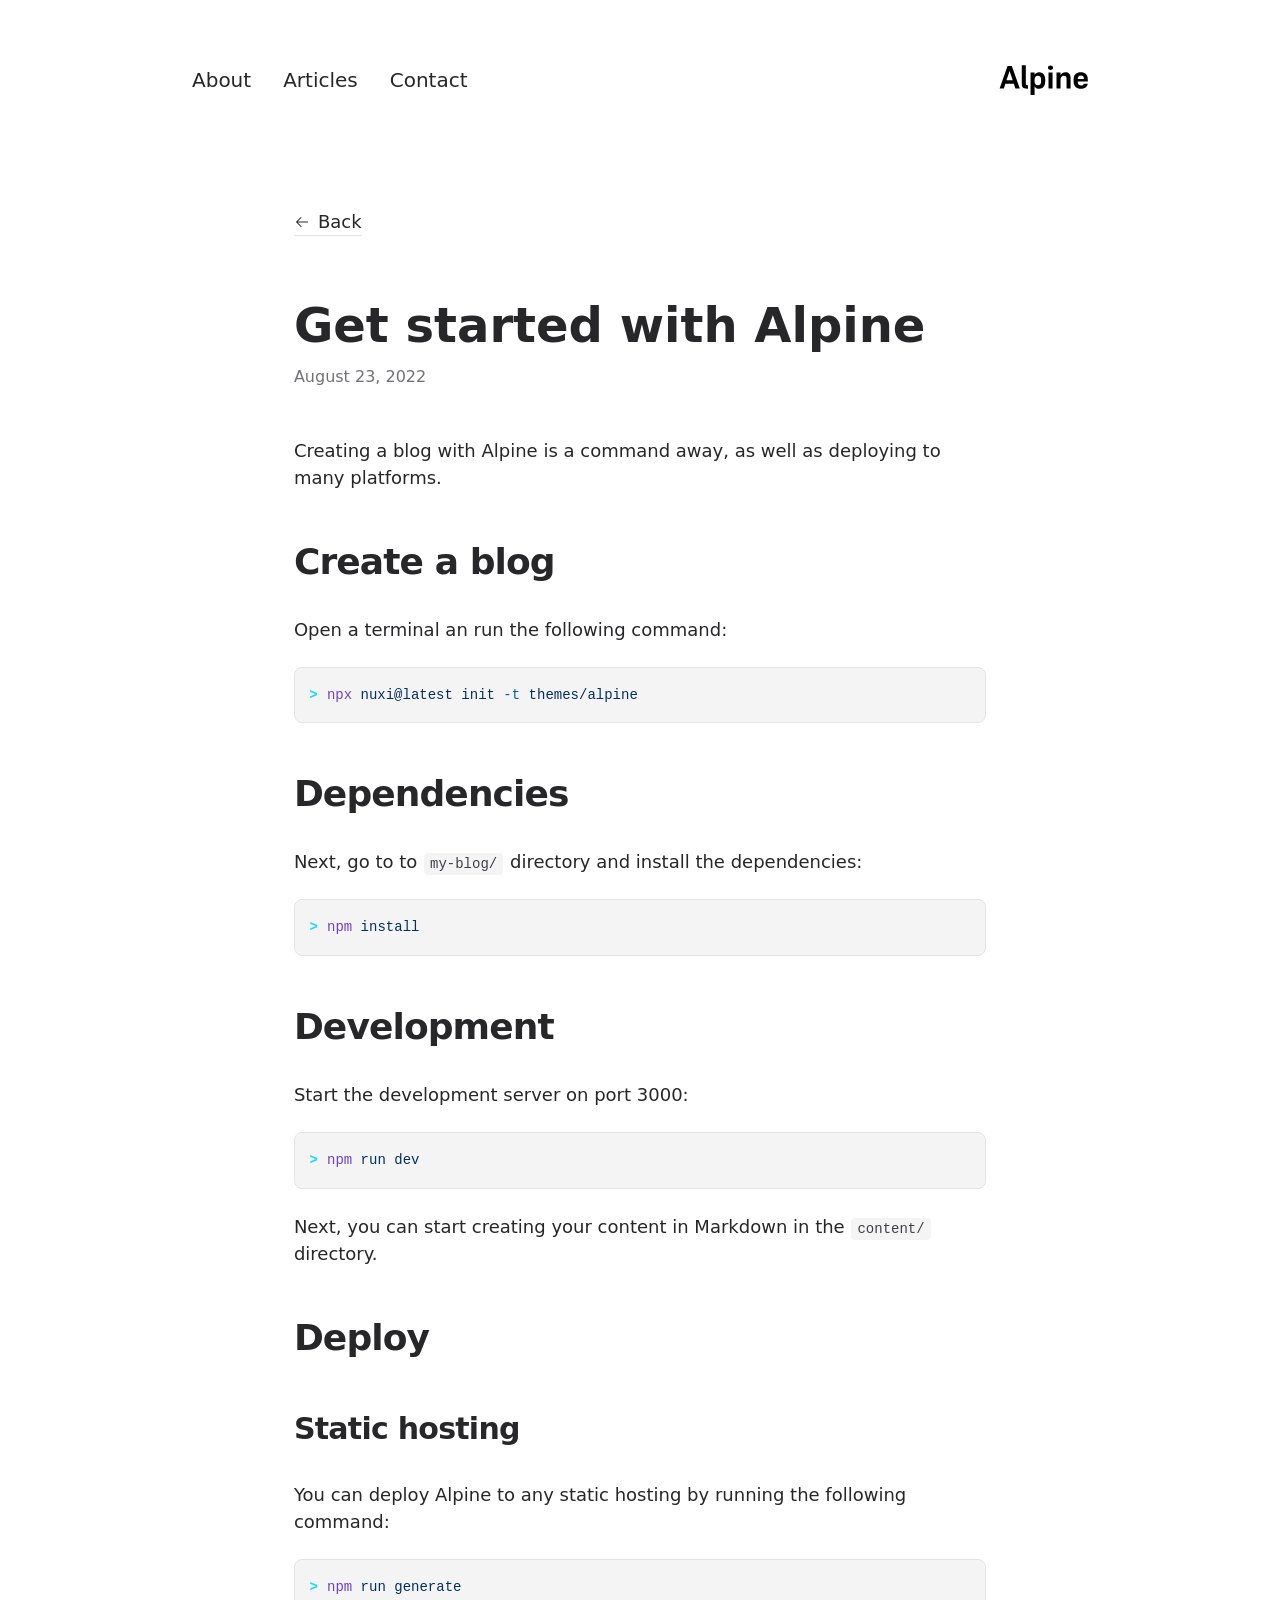
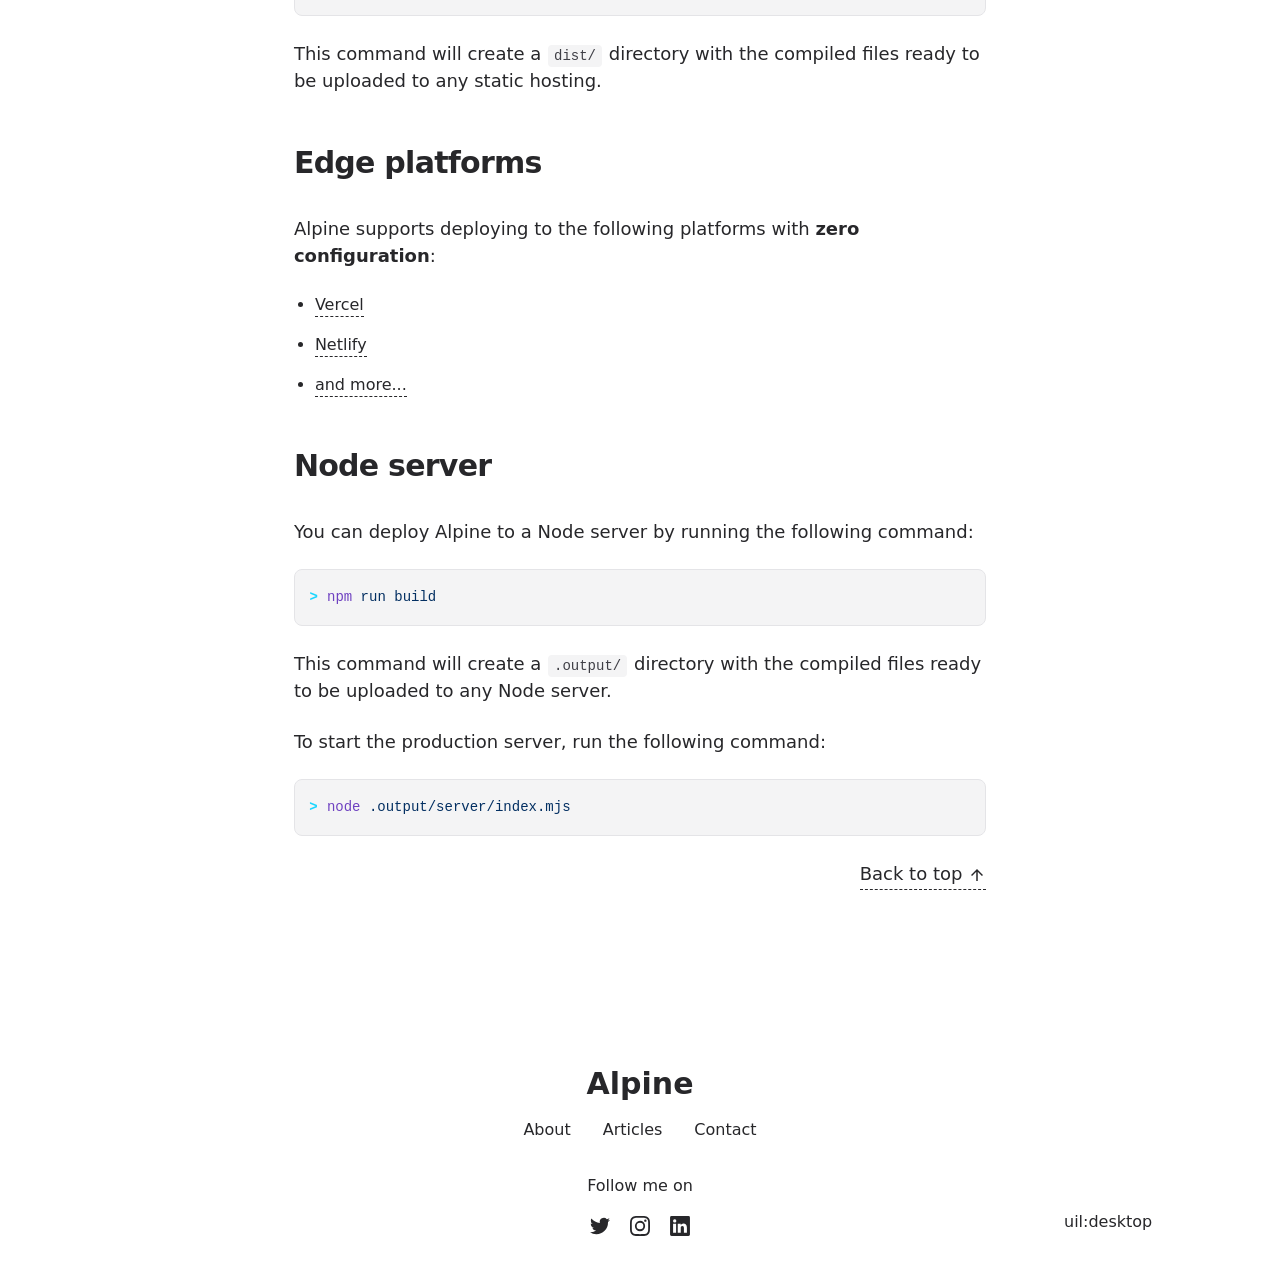
<file: articles/get-started/index.html>
<!DOCTYPE html><html lang="en"><head><meta charset="utf-8">
<meta name="viewport" content="width=device-width, initial-scale=1">
<title>Get started with Alpine</title>
<meta name="twitter:card" content="summary_large_image">
<meta property="og:image:width" content="400">
<meta property="og:image:height" content="300">
<meta property="og:image:alt" content="An image showcasing my project.">
<meta property="og:title" content="Get started with Alpine">
<meta name="description" content="Creating a blog with Alpine is a command away, as well as deploying to many platforms.">
<meta property="og:description" content="Creating a blog with Alpine is a command away, as well as deploying to many platforms.">
<meta property="og:image" content="/articles/get-started.webp">
<link rel="preload" as="fetch" crossorigin="anonymous" href="/articles/get-started/_payload.json">
<link rel="stylesheet" href="/_nuxt/entry.8NE_guju.css">
<link rel="stylesheet" href="/_nuxt/DocumentDrivenNotFound.n-bBYMyl.css">
<link rel="stylesheet" href="/_nuxt/article.0f_yxKQu.css">
<link rel="stylesheet" href="/_nuxt/ProseA.KSt1KyEu.css">
<link rel="stylesheet" href="/_nuxt/ProseH1.VGYXt50X.css">
<link rel="stylesheet" href="/_nuxt/ProseP.qPNhBo8b.css">
<link rel="stylesheet" href="/_nuxt/ProseH2.Hc39h0A9.css">
<link rel="stylesheet" href="/_nuxt/ProsePre.nIRUQbb-.css">
<link rel="stylesheet" href="/_nuxt/ProseCode.DP24GH6Y.css">
<link rel="stylesheet" href="/_nuxt/ProseCodeInline.riFjtFAf.css">
<link rel="stylesheet" href="/_nuxt/ProseH3.s5V_81Ly.css">
<link rel="stylesheet" href="/_nuxt/ProseStrong.GTl-jRAc.css">
<link rel="stylesheet" href="/_nuxt/ProseUl.I7SZkGOF.css">
<link rel="stylesheet" href="/_nuxt/ProseLi.JvGtlh8X.css">
<link rel="modulepreload" as="script" crossorigin href="/_nuxt/entry.piHMjtJQ.js">
<link rel="modulepreload" as="script" crossorigin href="/_nuxt/NuxtImg.kcbMGlcE.js">
<link rel="modulepreload" as="script" crossorigin href="/_nuxt/document-driven.Oq5_hZie.js">
<link rel="modulepreload" as="script" crossorigin href="/_nuxt/DocumentDrivenEmpty.YyOzFpLK.js">
<link rel="modulepreload" as="script" crossorigin href="/_nuxt/ContentRenderer.9ZOQl4t6.js">
<link rel="modulepreload" as="script" crossorigin href="/_nuxt/ContentRendererMarkdown.vue.kmIV5VAn.js">
<link rel="modulepreload" as="script" crossorigin href="/_nuxt/preview.dbGsIkae.js">
<link rel="modulepreload" as="script" crossorigin href="/_nuxt/DocumentDrivenNotFound.yR5mhhGG.js">
<link rel="modulepreload" as="script" crossorigin href="/_nuxt/article.03e5_qke.js">
<link rel="modulepreload" as="script" crossorigin href="/_nuxt/ProseA.Wxh8JNDL.js">
<link rel="modulepreload" as="script" crossorigin href="/_nuxt/date.3uOv5BcS.js">
<link rel="modulepreload" as="script" crossorigin href="/_nuxt/ContentRendererMarkdown._HFHk7zW.js">
<link rel="modulepreload" as="script" crossorigin href="/_nuxt/ProseH1.o8Yl7Ddn.js">
<link rel="modulepreload" as="script" crossorigin href="/_nuxt/ProseP.xWRhOPv4.js">
<link rel="modulepreload" as="script" crossorigin href="/_nuxt/ProseH2.bARA1AzC.js">
<link rel="modulepreload" as="script" crossorigin href="/_nuxt/ProsePre.-GMBjbXd.js">
<link rel="modulepreload" as="script" crossorigin href="/_nuxt/ProseCode.LqZRMW00.js">
<link rel="modulepreload" as="script" crossorigin href="/_nuxt/ProseCodeInline.kSG4qvHY.js">
<link rel="modulepreload" as="script" crossorigin href="/_nuxt/ProseH3.0HP33N96.js">
<link rel="modulepreload" as="script" crossorigin href="/_nuxt/ProseStrong.nusDAJqe.js">
<link rel="modulepreload" as="script" crossorigin href="/_nuxt/ProseUl.Z91Ly52c.js">
<link rel="modulepreload" as="script" crossorigin href="/_nuxt/ProseLi.PxjbZ00t.js">
<link rel="prefetch" as="script" crossorigin href="/_nuxt/default.LOH5PLlu.js">
<link rel="prefetch" as="script" crossorigin href="/_nuxt/page.PvZ3QvYi.js">
<link rel="prefetch" as="script" crossorigin href="/_nuxt/client-db.ex8mlr6-.js">
<link rel="prefetch" as="script" crossorigin href="/_nuxt/slugify.kIh9Y0xo.js">
<link rel="prefetch" as="style" href="/_nuxt/useStudio.3MfaGMCn.css">
<link rel="prefetch" as="script" crossorigin href="/_nuxt/useStudio._XvwqSln.js">
<link rel="prefetch" as="script" crossorigin href="/_nuxt/query.VLJ2mpmj.js">
<link rel="prefetch" as="style" href="/_nuxt/error-404._LjjY-y0.css">
<link rel="prefetch" as="script" crossorigin href="/_nuxt/error-404.BqSmLY7t.js">
<link rel="prefetch" as="style" href="/_nuxt/error-500.Ke0_YfD7.css">
<link rel="prefetch" as="script" crossorigin href="/_nuxt/error-500.fUy7qoAT.js">
<script type="module" src="/_nuxt/entry.piHMjtJQ.js" crossorigin></script><style id="pinceau-runtime-hydratable">@media{.phy[--]{--puid:AbojpP-v;}.pv-2wxWpA{max-width:var(--elements-container-maxWidth);padding-left:var(--elements-container-padding-mobile);padding-right:var(--elements-container-padding-mobile);}@media (min-width: 475px){.pv-2wxWpA{padding-left:var(--elements-container-padding-xs);padding-right:var(--elements-container-padding-xs);}}@media (min-width: 640px){.pv-2wxWpA{padding-left:var(--elements-container-padding-sm);padding-right:var(--elements-container-padding-sm);}}@media (min-width: 768px){.pv-2wxWpA{padding-left:var(--elements-container-padding-md);padding-right:var(--elements-container-padding-md);}}} </style><style id="pinceau-theme">@media { :root {--pinceau-mq: initial; --alpine-readableLine: 68ch;--alpine-backdrop-backgroundColor: #f4f4f5b3;--prose-code-inline-padding: 0.2rem 0.375rem 0.2rem 0.375rem;--prose-code-block-backdropFilter: contrast(1);--prose-code-block-border-style: solid;--prose-code-block-border-width: 1px;--prose-tbody-tr-borderBottom-style: dashed;--prose-tbody-tr-borderBottom-width: 1px;--prose-th-textAlign: inherit;--prose-thead-borderBottom-style: solid;--prose-thead-borderBottom-width: 1px;--prose-thead-border-style: solid;--prose-thead-border-width: 0px;--prose-table-textAlign: start;--prose-hr-width: 1px;--prose-hr-style: solid;--prose-li-listStylePosition: outside;--prose-ol-li-markerColor: currentColor;--prose-ol-paddingInlineStart: 21px;--prose-ol-listStyleType: decimal;--prose-ul-li-markerColor: currentColor;--prose-ul-paddingInlineStart: 21px;--prose-ul-listStyleType: disc;--prose-blockquote-border-style: solid;--prose-blockquote-border-width: 4px;--prose-blockquote-quotes: '201C' '201D' '2018' '2019';--prose-blockquote-paddingInlineStart: 24px;--prose-a-code-color-hover: currentColor;--prose-a-code-color-static: currentColor;--prose-a-hasCode-borderBottom: none;--prose-a-border-distance: 2px;--prose-a-border-color-hover: currentColor;--prose-a-border-color-static: currentColor;--prose-a-border-style-hover: solid;--prose-a-border-style-static: dashed;--prose-a-border-width: 1px;--prose-a-color-static: inherit;--prose-a-textDecoration: none;--prose-h6-margin: 3rem 0 2rem;--prose-h5-margin: 3rem 0 2rem;--prose-h4-margin: 3rem 0 2rem;--prose-h3-margin: 3rem 0 2rem;--prose-h2-margin: 3rem 0 2rem;--prose-h1-margin: 0 0 2rem;--prose-p-fontSize: 18px;--typography-lead-loose: 2;--typography-lead-relaxed: 1.625;--typography-lead-normal: 1.5;--typography-lead-snug: 1.375;--typography-lead-tight: 1.25;--typography-lead-none: 1;--typography-lead-10: 2.5rem;--typography-lead-9: 2.25rem;--typography-lead-8: 2rem;--typography-lead-7: 1.75rem;--typography-lead-6: 1.5rem;--typography-lead-5: 1.25rem;--typography-lead-4: 1rem;--typography-lead-3: .75rem;--typography-lead-2: .5rem;--typography-lead-1: .025rem;--typography-fontWeight-black: 900;--typography-fontWeight-extrabold: 800;--typography-fontWeight-bold: 700;--typography-fontWeight-semibold: 600;--typography-fontWeight-medium: 500;--typography-fontWeight-normal: 400;--typography-fontWeight-light: 300;--typography-fontWeight-extralight: 200;--typography-fontWeight-thin: 100;--typography-fontSize-9xl: 128px;--typography-fontSize-8xl: 96px;--typography-fontSize-7xl: 72px;--typography-fontSize-6xl: 60px;--typography-fontSize-5xl: 48px;--typography-fontSize-4xl: 36px;--typography-fontSize-3xl: 30px;--typography-fontSize-2xl: 24px;--typography-fontSize-xl: 20px;--typography-fontSize-lg: 18px;--typography-fontSize-base: 16px;--typography-fontSize-sm: 14px;--typography-fontSize-xs: 12px;--typography-letterSpacing-wide: 0.025em;--typography-letterSpacing-tight: -0.025em;--typography-verticalMargin-base: 24px;--typography-verticalMargin-sm: 16px;--elements-border-secondary-hover: [object Object];--elements-backdrop-background: #fffc;--elements-backdrop-filter: saturate(200%) blur(20px);--elements-container-maxWidth: 64rem;--lead-loose: 2;--lead-relaxed: 1.625;--lead-normal: 1.5;--lead-snug: 1.375;--lead-tight: 1.25;--lead-none: 1;--lead-10: 2.5rem;--lead-9: 2.25rem;--lead-8: 2rem;--lead-7: 1.75rem;--lead-6: 1.5rem;--lead-5: 1.25rem;--lead-4: 1rem;--lead-3: .75rem;--lead-2: .5rem;--lead-1: .025rem;--letterSpacing-widest: 0.1em;--letterSpacing-wider: 0.05em;--letterSpacing-wide: 0.025em;--letterSpacing-normal: 0em;--letterSpacing-tight: -0.025em;--letterSpacing-tighter: -0.05em;--fontSize-9xl: 8rem;--fontSize-8xl: 6rem;--fontSize-7xl: 4.5rem;--fontSize-6xl: 3.75rem;--fontSize-5xl: 3rem;--fontSize-4xl: 2.25rem;--fontSize-3xl: 1.875rem;--fontSize-2xl: 1.5rem;--fontSize-xl: 1.25rem;--fontSize-lg: 1.125rem;--fontSize-base: 1rem;--fontSize-sm: 0.875rem;--fontSize-xs: 0.75rem;--fontWeight-black: 900;--fontWeight-extrabold: 800;--fontWeight-bold: 700;--fontWeight-semibold: 600;--fontWeight-medium: 500;--fontWeight-normal: 400;--fontWeight-light: 300;--fontWeight-extralight: 200;--fontWeight-thin: 100;--font-mono: ui-monospace, SFMono-Regular, Menlo, Monaco, Consolas, Liberation Mono, Courier New, monospace;--font-serif: ui-serif, Georgia, Cambria, Times New Roman, Times, serif;--font-sans: ui-sans-serif, system-ui, -apple-system, BlinkMacSystemFont, Segoe UI, Roboto, Helvetica Neue, Arial, Noto Sans, sans-serif, Apple Color Emoji, Segoe UI Emoji, Segoe UI Symbol, Noto Color Emoji;--opacity-total: 1;--opacity-high: 0.8;--opacity-medium: 0.5;--opacity-soft: 0.3;--opacity-light: 0.15;--opacity-bright: 0.1;--opacity-noOpacity: 0;--borderWidth-lg: 3px;--borderWidth-md: 2px;--borderWidth-sm: 1px;--borderWidth-noBorder: 0;--space-rem-875: 0.875rem;--space-rem-625: 0.625rem;--space-rem-375: 0.375rem;--space-rem-125: 0.125rem;--space-px: 1px;--space-128: 32rem;--space-96: 24rem;--space-80: 20rem;--space-72: 18rem;--space-64: 16rem;--space-60: 15rem;--space-56: 14rem;--space-52: 13rem;--space-48: 12rem;--space-44: 11rem;--space-40: 10rem;--space-36: 9rem;--space-32: 8rem;--space-28: 7rem;--space-24: 6rem;--space-20: 5rem;--space-16: 4rem;--space-14: 3.5rem;--space-12: 3rem;--space-11: 2.75rem;--space-10: 2.5rem;--space-9: 2.25rem;--space-8: 2rem;--space-7: 1.75rem;--space-6: 1.5rem;--space-5: 1.25rem;--space-4: 1rem;--space-3: 0.75rem;--space-2: 0.5rem;--space-1: 0.25rem;--space-0: 0px;--size-full: 100%;--size-7xl: 80rem;--size-6xl: 72rem;--size-5xl: 64rem;--size-4xl: 56rem;--size-3xl: 48rem;--size-2xl: 42rem;--size-xl: 36rem;--size-lg: 32rem;--size-md: 28rem;--size-sm: 24rem;--size-xs: 20rem;--size-200: 200px;--size-104: 104px;--size-80: 80px;--size-64: 64px;--size-56: 56px;--size-48: 48px;--size-40: 40px;--size-32: 32px;--size-24: 24px;--size-20: 20px;--size-16: 16px;--size-12: 12px;--size-8: 8px;--size-6: 6px;--size-4: 4px;--size-2: 2px;--size-0: 0px;--radii-full: 9999px;--radii-3xl: 1.75rem;--radii-2xl: 1.5rem;--radii-xl: 1rem;--radii-lg: 0.75rem;--radii-md: 0.5rem;--radii-sm: 0.375rem;--radii-xs: 0.25rem;--radii-2xs: 0.125rem;--radii-none: 0px;--shadow-none: 0px 0px 0px 0px transparent;--shadow-lg: 0px 10px 15px -3px #000000, 0px 4px 6px -4px #000000;--shadow-md: 0px 4px 6px -1px #000000, 0px 2px 4px -2px #000000;--shadow-sm: 0px 1px 3px 0px #000000, 0px 1px 2px -1px #000000;--shadow-xs: 0px 1px 2px 0px #000000;--height-screen: 100vh;--width-screen: 100vw;--color-primary-900: #002e38;--color-primary-800: #005c70;--color-primary-700: #008aa9;--color-primary-600: #00b9e1;--color-primary-500: #1ad6ff;--color-primary-400: #40ddff;--color-primary-300: #66e4ff;--color-primary-200: #8deaff;--color-primary-100: #b3f1ff;--color-primary-50: #d9f8ff;--color-ruby-900: #380011;--color-ruby-800: #700021;--color-ruby-700: #a90032;--color-ruby-600: #e10043;--color-ruby-500: #ff1a5e;--color-ruby-400: #ff4079;--color-ruby-300: #ff6694;--color-ruby-200: #ff8dae;--color-ruby-100: #ffb3c9;--color-ruby-50: #ffd9e4;--color-pink-900: #380025;--color-pink-800: #70004b;--color-pink-700: #a90070;--color-pink-600: #e10095;--color-pink-500: #ff1ab2;--color-pink-400: #ff40bf;--color-pink-300: #ff66cc;--color-pink-200: #ff8dd8;--color-pink-100: #ffb3e5;--color-pink-50: #ffd9f2;--color-purple-900: #190038;--color-purple-800: #330070;--color-purple-700: #4c00a9;--color-purple-600: #6500e1;--color-purple-500: #811aff;--color-purple-400: #9640ff;--color-purple-300: #ab66ff;--color-purple-200: #c08dff;--color-purple-100: #d5b3ff;--color-purple-50: #ead9ff;--color-royalblue-900: #0b0531;--color-royalblue-800: #160a62;--color-royalblue-700: #211093;--color-royalblue-600: #2c15c4;--color-royalblue-500: #4127e8;--color-royalblue-400: #614bec;--color-royalblue-300: #806ff0;--color-royalblue-200: #a093f3;--color-royalblue-100: #c0b7f7;--color-royalblue-50: #dfdbfb;--color-indigoblue-900: #001238;--color-indigoblue-800: #002370;--color-indigoblue-700: #0035a9;--color-indigoblue-600: #0047e1;--color-indigoblue-500: #1a62ff;--color-indigoblue-400: #407cff;--color-indigoblue-300: #6696ff;--color-indigoblue-200: #8db0ff;--color-indigoblue-100: #b3cbff;--color-indigoblue-50: #d9e5ff;--color-blue-900: #002438;--color-blue-800: #004870;--color-blue-700: #006ca9;--color-blue-600: #0090e1;--color-blue-500: #1aadff;--color-blue-400: #40bbff;--color-blue-300: #66c8ff;--color-blue-200: #8dd6ff;--color-blue-100: #b3e4ff;--color-blue-50: #d9f1ff;--color-lightblue-900: #002e38;--color-lightblue-800: #005c70;--color-lightblue-700: #008aa9;--color-lightblue-600: #00b9e1;--color-lightblue-500: #1ad6ff;--color-lightblue-400: #40ddff;--color-lightblue-300: #66e4ff;--color-lightblue-200: #8deaff;--color-lightblue-100: #b3f1ff;--color-lightblue-50: #d9f8ff;--color-teal-900: #062a28;--color-teal-800: #0b544f;--color-teal-700: #117d77;--color-teal-600: #16a79e;--color-teal-500: #1cd1c6;--color-teal-400: #36e4da;--color-teal-300: #5fe9e1;--color-teal-200: #87efe9;--color-teal-100: #aff4f0;--color-teal-50: #d7faf8;--color-pear-900: #2a2b09;--color-pear-800: #545512;--color-pear-700: #7e801b;--color-pear-600: #a8aa24;--color-pear-500: #d0d32f;--color-pear-400: #d8da52;--color-pear-300: #e0e274;--color-pear-200: #e8e997;--color-pear-100: #eff0ba;--color-pear-50: #f7f8dc;--color-red-900: #380300;--color-red-800: #700700;--color-red-700: #a90a00;--color-red-600: #e10e00;--color-red-500: #ff281a;--color-red-400: #ff4c40;--color-red-300: #ff7066;--color-red-200: #ff948d;--color-red-100: #ffb7b3;--color-red-50: #ffdbd9;--color-orange-900: #381800;--color-orange-800: #702f00;--color-orange-700: #a94700;--color-orange-600: #e15e00;--color-orange-500: #ff7a1a;--color-orange-400: #ff9040;--color-orange-300: #ffa666;--color-orange-200: #ffbd8d;--color-orange-100: #ffd3b3;--color-orange-50: #ffe9d9;--color-yellow-900: #362b03;--color-yellow-800: #6d5605;--color-yellow-700: #a38108;--color-yellow-600: #daac0a;--color-yellow-500: #f5c828;--color-yellow-400: #f7d14c;--color-yellow-300: #f8da70;--color-yellow-200: #fae393;--color-yellow-100: #fcedb7;--color-yellow-50: #fdf6db;--color-green-900: #003f25;--color-green-800: #005e38;--color-green-700: #007e4a;--color-green-600: #009d5d;--color-green-500: #00bd6f;--color-green-400: #00dc82;--color-green-300: #30ffaa;--color-green-200: #83ffcc;--color-green-100: #acffdd;--color-green-50: #d6ffee;--color-gray-900: #18181B;--color-gray-800: #27272A;--color-gray-700: #3f3f46;--color-gray-600: #52525B;--color-gray-500: #71717A;--color-gray-400: #a1a1aa;--color-gray-300: #D4d4d8;--color-gray-200: #e4e4e7;--color-gray-100: #f4f4f5;--color-gray-50: #fafafa;--color-black: #0c0c0d;--color-white: #FFFFFF;--media-portrait: only screen and (orientation: portrait);--media-landscape: only screen and (orientation: landscape);--media-rm: (prefers-reduced-motion: reduce);--media-2xl: (min-width: 1536px);--media-xl: (min-width: 1280px);--media-lg: (min-width: 1024px);--media-md: (min-width: 768px);--media-sm: (min-width: 640px);--media-xs: (min-width: 475px);--alpine-body-color: var(--color-gray-800);--alpine-body-backgroundColor: var(--color-white);--prose-code-inline-fontWeight: var(--typography-fontWeight-normal);--prose-code-inline-fontSize: var(--typography-fontSize-sm);--prose-code-inline-borderRadius: var(--radii-xs);--prose-code-block-pre-padding: var(--typography-verticalMargin-sm);--prose-code-block-margin: var(--typography-verticalMargin-base) 0;--prose-code-block-fontSize: var(--typography-fontSize-sm);--prose-tbody-code-inline-fontSize: var(--typography-fontSize-sm);--prose-tbody-td-padding: var(--typography-verticalMargin-sm);--prose-th-fontWeight: var(--typography-fontWeight-semibold);--prose-th-padding: 0 var(--typography-verticalMargin-sm) var(--typography-verticalMargin-sm) var(--typography-verticalMargin-sm);--prose-table-lineHeight: var(--typography-lead-6);--prose-table-fontSize: var(--typography-fontSize-sm);--prose-table-margin: var(--typography-verticalMargin-base) 0;--prose-hr-margin: var(--typography-verticalMargin-base) 0;--prose-li-margin: var(--typography-verticalMargin-sm) 0;--prose-ol-margin: var(--typography-verticalMargin-base) 0;--prose-ul-margin: var(--typography-verticalMargin-base) 0;--prose-blockquote-margin: var(--typography-verticalMargin-base) 0;--prose-a-code-border-style: var(--prose-a-border-style-static);--prose-a-code-border-width: var(--prose-a-border-width);--prose-a-fontWeight: var(--typography-fontWeight-medium);--prose-img-margin: var(--typography-verticalMargin-base) 0;--prose-strong-fontWeight: var(--typography-fontWeight-semibold);--prose-h6-iconSize: var(--typography-fontSize-base);--prose-h6-fontWeight: var(--typography-fontWeight-semibold);--prose-h6-lineHeight: var(--typography-lead-normal);--prose-h6-fontSize: var(--typography-fontSize-lg);--prose-h5-iconSize: var(--typography-fontSize-lg);--prose-h5-fontWeight: var(--typography-fontWeight-semibold);--prose-h5-lineHeight: var(--typography-lead-snug);--prose-h5-fontSize: var(--typography-fontSize-xl);--prose-h4-iconSize: var(--typography-fontSize-lg);--prose-h4-letterSpacing: var(--typography-letterSpacing-tight);--prose-h4-fontWeight: var(--typography-fontWeight-semibold);--prose-h4-lineHeight: var(--typography-lead-snug);--prose-h4-fontSize: var(--typography-fontSize-2xl);--prose-h3-iconSize: var(--typography-fontSize-xl);--prose-h3-letterSpacing: var(--typography-letterSpacing-tight);--prose-h3-fontWeight: var(--typography-fontWeight-semibold);--prose-h3-lineHeight: var(--typography-lead-snug);--prose-h3-fontSize: var(--typography-fontSize-3xl);--prose-h2-iconSize: var(--typography-fontSize-2xl);--prose-h2-letterSpacing: var(--typography-letterSpacing-tight);--prose-h2-fontWeight: var(--typography-fontWeight-semibold);--prose-h2-lineHeight: var(--typography-lead-tight);--prose-h2-fontSize: var(--typography-fontSize-4xl);--prose-h1-iconSize: var(--typography-fontSize-3xl);--prose-h1-letterSpacing: var(--typography-letterSpacing-tight);--prose-h1-fontWeight: var(--typography-fontWeight-bold);--prose-h1-lineHeight: var(--typography-lead-tight);--prose-h1-fontSize: var(--typography-fontSize-5xl);--prose-p-br-margin: var(--typography-verticalMargin-base) 0 0 0;--prose-p-margin: var(--typography-verticalMargin-base) 0;--prose-p-lineHeight: var(--typography-lead-normal);--typography-color-primary-900: var(--color-primary-900);--typography-color-primary-800: var(--color-primary-800);--typography-color-primary-700: var(--color-primary-700);--typography-color-primary-600: var(--color-primary-600);--typography-color-primary-500: var(--color-primary-500);--typography-color-primary-400: var(--color-primary-400);--typography-color-primary-300: var(--color-primary-300);--typography-color-primary-200: var(--color-primary-200);--typography-color-primary-100: var(--color-primary-100);--typography-color-primary-50: var(--color-primary-50);--typography-font-code: var(--font-mono);--typography-font-body: var(--font-sans);--typography-font-display: var(--font-sans);--typography-body-backgroundColor: var(--color-white);--typography-body-color: var(--color-black);--elements-state-danger-borderColor-secondary: var(--color-red-200);--elements-state-danger-borderColor-primary: var(--color-red-100);--elements-state-danger-backgroundColor-secondary: var(--color-red-100);--elements-state-danger-backgroundColor-primary: var(--color-red-50);--elements-state-danger-color-secondary: var(--color-red-600);--elements-state-danger-color-primary: var(--color-red-500);--elements-state-warning-borderColor-secondary: var(--color-yellow-200);--elements-state-warning-borderColor-primary: var(--color-yellow-100);--elements-state-warning-backgroundColor-secondary: var(--color-yellow-100);--elements-state-warning-backgroundColor-primary: var(--color-yellow-50);--elements-state-warning-color-secondary: var(--color-yellow-700);--elements-state-warning-color-primary: var(--color-yellow-600);--elements-state-success-borderColor-secondary: var(--color-green-200);--elements-state-success-borderColor-primary: var(--color-green-100);--elements-state-success-backgroundColor-secondary: var(--color-green-100);--elements-state-success-backgroundColor-primary: var(--color-green-50);--elements-state-success-color-secondary: var(--color-green-600);--elements-state-success-color-primary: var(--color-green-500);--elements-state-info-borderColor-secondary: var(--color-blue-200);--elements-state-info-borderColor-primary: var(--color-blue-100);--elements-state-info-backgroundColor-secondary: var(--color-blue-100);--elements-state-info-backgroundColor-primary: var(--color-blue-50);--elements-state-info-color-secondary: var(--color-blue-600);--elements-state-info-color-primary: var(--color-blue-500);--elements-state-primary-borderColor-secondary: var(--color-primary-200);--elements-state-primary-borderColor-primary: var(--color-primary-100);--elements-state-primary-backgroundColor-secondary: var(--color-primary-100);--elements-state-primary-backgroundColor-primary: var(--color-primary-50);--elements-state-primary-color-secondary: var(--color-primary-700);--elements-state-primary-color-primary: var(--color-primary-600);--elements-surface-secondary-backgroundColor: var(--color-gray-200);--elements-surface-primary-backgroundColor: var(--color-gray-100);--elements-surface-background-base: var(--color-gray-100);--elements-border-secondary-static: var(--color-gray-200);--elements-border-primary-hover: var(--color-gray-200);--elements-border-primary-static: var(--color-gray-100);--elements-container-padding-md: var(--space-16);--elements-container-padding-sm: var(--space-12);--elements-container-padding-xs: var(--space-8);--elements-container-padding-mobile: var(--space-6);--elements-text-secondary-color-hover: var(--color-gray-700);--elements-text-secondary-color-static: var(--color-gray-500);--elements-text-primary-color-static: var(--color-gray-900);--text-6xl-lineHeight: var(--lead-none);--text-6xl-fontSize: var(--fontSize-6xl);--text-5xl-lineHeight: var(--lead-none);--text-5xl-fontSize: var(--fontSize-5xl);--text-4xl-lineHeight: var(--lead-10);--text-4xl-fontSize: var(--fontSize-4xl);--text-3xl-lineHeight: var(--lead-9);--text-3xl-fontSize: var(--fontSize-3xl);--text-2xl-lineHeight: var(--lead-8);--text-2xl-fontSize: var(--fontSize-2xl);--text-xl-lineHeight: var(--lead-7);--text-xl-fontSize: var(--fontSize-xl);--text-lg-lineHeight: var(--lead-7);--text-lg-fontSize: var(--fontSize-lg);--text-base-lineHeight: var(--lead-6);--text-base-fontSize: var(--fontSize-base);--text-sm-lineHeight: var(--lead-5);--text-sm-fontSize: var(--fontSize-sm);--text-xs-lineHeight: var(--lead-4);--text-xs-fontSize: var(--fontSize-xs);--shadow-2xl: 0px 25px 50px -12px var(--color-gray-900);--shadow-xl: 0px 20px 25px -5px var(--color-gray-400), 0px 8px 10px -6px #000000;--color-secondary-900: var(--color-gray-900);--color-secondary-800: var(--color-gray-800);--color-secondary-700: var(--color-gray-700);--color-secondary-600: var(--color-gray-600);--color-secondary-500: var(--color-gray-500);--color-secondary-400: var(--color-gray-400);--color-secondary-300: var(--color-gray-300);--color-secondary-200: var(--color-gray-200);--color-secondary-100: var(--color-gray-100);--color-secondary-50: var(--color-gray-50);--prose-a-code-background-hover: var(--typography-color-primary-50);--prose-a-code-border-color-hover: var(--typography-color-primary-500);--prose-a-color-hover: var(--typography-color-primary-500);--typography-color-secondary-900: var(--color-secondary-900);--typography-color-secondary-800: var(--color-secondary-800);--typography-color-secondary-700: var(--color-secondary-700);--typography-color-secondary-600: var(--color-secondary-600);--typography-color-secondary-500: var(--color-secondary-500);--typography-color-secondary-400: var(--color-secondary-400);--typography-color-secondary-300: var(--color-secondary-300);--typography-color-secondary-200: var(--color-secondary-200);--typography-color-secondary-100: var(--color-secondary-100);--typography-color-secondary-50: var(--color-secondary-50);--prose-code-inline-backgroundColor: var(--typography-color-secondary-100);--prose-code-inline-color: var(--typography-color-secondary-700);--prose-code-block-backgroundColor: var(--typography-color-secondary-100);--prose-code-block-color: var(--typography-color-secondary-700);--prose-code-block-border-color: var(--typography-color-secondary-200);--prose-tbody-tr-borderBottom-color: var(--typography-color-secondary-200);--prose-th-color: var(--typography-color-secondary-600);--prose-thead-borderBottom-color: var(--typography-color-secondary-200);--prose-thead-border-color: var(--typography-color-secondary-300);--prose-hr-color: var(--typography-color-secondary-200);--prose-blockquote-border-color: var(--typography-color-secondary-200);--prose-blockquote-color: var(--typography-color-secondary-500);--prose-a-code-border-color-static: var(--typography-color-secondary-400); } }@media { :root.dark {--pinceau-mq: dark; --alpine-backdrop-backgroundColor: #18181bb3;--prose-code-block-backdropFilter: contrast(1);--prose-ol-li-markerColor: currentColor;--prose-ul-li-markerColor: currentColor;--prose-a-code-color-hover: currentColor;--prose-a-code-color-static: currentColor;--prose-a-border-color-hover: currentColor;--prose-a-border-color-static: currentColor;--prose-a-color-static: inherit;--elements-backdrop-background: #0c0d0ccc;--alpine-body-color: var(--color-gray-200);--alpine-body-backgroundColor: var(--color-black);--typography-body-backgroundColor: var(--color-black);--typography-body-color: var(--color-white);--elements-state-danger-borderColor-secondary: var(--color-red-700);--elements-state-danger-borderColor-primary: var(--color-red-800);--elements-state-danger-backgroundColor-secondary: var(--color-red-800);--elements-state-danger-backgroundColor-primary: var(--color-red-900);--elements-state-danger-color-secondary: var(--color-red-200);--elements-state-danger-color-primary: var(--color-red-300);--elements-state-warning-borderColor-secondary: var(--color-yellow-700);--elements-state-warning-borderColor-primary: var(--color-yellow-800);--elements-state-warning-backgroundColor-secondary: var(--color-yellow-800);--elements-state-warning-backgroundColor-primary: var(--color-yellow-900);--elements-state-warning-color-secondary: var(--color-yellow-200);--elements-state-warning-color-primary: var(--color-yellow-400);--elements-state-success-borderColor-secondary: var(--color-green-700);--elements-state-success-borderColor-primary: var(--color-green-800);--elements-state-success-backgroundColor-secondary: var(--color-green-800);--elements-state-success-backgroundColor-primary: var(--color-green-900);--elements-state-success-color-secondary: var(--color-green-200);--elements-state-success-color-primary: var(--color-green-400);--elements-state-info-borderColor-secondary: var(--color-blue-700);--elements-state-info-borderColor-primary: var(--color-blue-800);--elements-state-info-backgroundColor-secondary: var(--color-blue-800);--elements-state-info-backgroundColor-primary: var(--color-blue-900);--elements-state-info-color-secondary: var(--color-blue-200);--elements-state-info-color-primary: var(--color-blue-400);--elements-state-primary-borderColor-secondary: var(--color-primary-700);--elements-state-primary-borderColor-primary: var(--color-primary-800);--elements-state-primary-backgroundColor-secondary: var(--color-primary-800);--elements-state-primary-backgroundColor-primary: var(--color-primary-900);--elements-state-primary-color-secondary: var(--color-primary-200);--elements-state-primary-color-primary: var(--color-primary-400);--elements-surface-secondary-backgroundColor: var(--color-gray-800);--elements-surface-primary-backgroundColor: var(--color-gray-900);--elements-surface-background-base: var(--color-gray-900);--elements-border-secondary-static: var(--color-gray-800);--elements-border-primary-hover: var(--color-gray-800);--elements-border-primary-static: var(--color-gray-900);--elements-text-secondary-color-hover: var(--color-gray-200);--elements-text-secondary-color-static: var(--color-gray-400);--elements-text-primary-color-static: var(--color-gray-50);--prose-a-code-background-hover: var(--typography-color-primary-900);--prose-a-code-border-color-hover: var(--typography-color-primary-600);--prose-a-color-hover: var(--typography-color-primary-400);--prose-code-inline-backgroundColor: var(--typography-color-secondary-800);--prose-code-inline-color: var(--typography-color-secondary-200);--prose-code-block-backgroundColor: var(--typography-color-secondary-900);--prose-code-block-color: var(--typography-color-secondary-200);--prose-code-block-border-color: var(--typography-color-secondary-800);--prose-tbody-tr-borderBottom-color: var(--typography-color-secondary-800);--prose-th-color: var(--typography-color-secondary-400);--prose-thead-borderBottom-color: var(--typography-color-secondary-800);--prose-thead-border-color: var(--typography-color-secondary-600);--prose-hr-color: var(--typography-color-secondary-800);--prose-blockquote-border-color: var(--typography-color-secondary-700);--prose-blockquote-color: var(--typography-color-secondary-400);--prose-a-code-border-color-static: var(--typography-color-secondary-600); } }</style><script>"use strict";(()=>{const a=window,e=document.documentElement,m=["dark","light"],c=window&&window.localStorage&&window.localStorage.getItem&&window.localStorage.getItem("nuxt-color-mode")||"system";let n=c==="system"?d():c;const l=e.getAttribute("data-color-mode-forced");l&&(n=l),i(n),a["__NUXT_COLOR_MODE__"]={preference:c,value:n,getColorScheme:d,addColorScheme:i,removeColorScheme:f};function i(o){const t=""+o+"",s="";e.classList?e.classList.add(t):e.className+=" "+t,s&&e.setAttribute("data-"+s,o)}function f(o){const t=""+o+"",s="";e.classList?e.classList.remove(t):e.className=e.className.replace(new RegExp(t,"g"),""),s&&e.removeAttribute("data-"+s)}function r(o){return a.matchMedia("(prefers-color-scheme"+o+")")}function d(){if(a.matchMedia&&r("").media!=="not all"){for(const o of m)if(r(":"+o).matches)return o}return"light"}})();
</script></head><body><div id="__nuxt"><div class="container pv-2wxWpA pc-AbojpP app-layout" data-v-6421c844 data-v-0ef1b576><!--[--><div class="nuxt-progress" style="width:0%;height:3px;opacity:0;background-size:Infinity% auto;" data-v-6421c844></div><header class="right" data-v-6421c844 data-v-2034c1c6><div class="menu" data-v-2034c1c6><button aria-label="Navigation Menu" data-v-2034c1c6><svg width="24" height="24" viewBox="0 0 68 68" fill="currentColor" xmlns="http://www.w3.org/2000/svg" data-v-2034c1c6><path d="M8 34C8 32.1362 8 31.2044 8.30448 30.4693C8.71046 29.4892 9.48915 28.7105 10.4693 28.3045C11.2044 28 12.1362 28 14 28C15.8638 28 16.7956 28 17.5307 28.3045C18.5108 28.7105 19.2895 29.4892 19.6955 30.4693C20 31.2044 20 32.1362 20 34C20 35.8638 20 36.7956 19.6955 37.5307C19.2895 38.5108 18.5108 39.2895 17.5307 39.6955C16.7956 40 15.8638 40 14 40C12.1362 40 11.2044 40 10.4693 39.6955C9.48915 39.2895 8.71046 38.5108 8.30448 37.5307C8 36.7956 8 35.8638 8 34Z" data-v-2034c1c6></path><path d="M28 34C28 32.1362 28 31.2044 28.3045 30.4693C28.7105 29.4892 29.4892 28.7105 30.4693 28.3045C31.2044 28 32.1362 28 34 28C35.8638 28 36.7956 28 37.5307 28.3045C38.5108 28.7105 39.2895 29.4892 39.6955 30.4693C40 31.2044 40 32.1362 40 34C40 35.8638 40 36.7956 39.6955 37.5307C39.2895 38.5108 38.5108 39.2895 37.5307 39.6955C36.7956 40 35.8638 40 34 40C32.1362 40 31.2044 40 30.4693 39.6955C29.4892 39.2895 28.7105 38.5108 28.3045 37.5307C28 36.7956 28 35.8638 28 34Z" data-v-2034c1c6></path><path d="M48 34C48 32.1362 48 31.2044 48.3045 30.4693C48.7105 29.4892 49.4892 28.7105 50.4693 28.3045C51.2044 28 52.1362 28 54 28C55.8638 28 56.7956 28 57.5307 28.3045C58.5108 28.7105 59.2895 29.4892 59.6955 30.4693C60 31.2044 60 32.1362 60 34C60 35.8638 60 36.7956 59.6955 37.5307C59.2895 38.5108 58.5108 39.2895 57.5307 39.6955C56.7956 40 55.8638 40 54 40C52.1362 40 51.2044 40 50.4693 39.6955C49.4892 39.2895 48.7105 38.5108 48.3045 37.5307C48 36.7956 48 35.8638 48 34Z" data-v-2034c1c6></path></svg></button></div><div class="overlay" data-v-2034c1c6><nav data-v-2034c1c6 data-v-75869721><ul data-v-75869721><!--[--><li data-v-75869721><a href="/" class="" data-v-75869721><span class="underline-fx" data-v-75869721></span> About</a></li><li data-v-75869721><a href="/articles" class="" data-v-75869721><span class="underline-fx" data-v-75869721></span> Articles</a></li><li data-v-75869721><a href="/contact" class="" data-v-75869721><span class="underline-fx" data-v-75869721></span> Contact</a></li><!--]--></ul></nav></div><div class="logo" data-v-2034c1c6><a href="/" class="" data-v-2034c1c6><img src="/logo-dark.svg" class="dark-img" alt="alpine" width="89" height="31" data-v-2034c1c6><img src="/logo.svg" class="light-img" alt="alpine" width="89" height="31" data-v-2034c1c6></a></div><div class="main-nav" data-v-2034c1c6><nav data-v-2034c1c6 data-v-75869721><ul data-v-75869721><!--[--><li data-v-75869721><a href="/" class="" data-v-75869721><span class="underline-fx" data-v-75869721></span> About</a></li><li data-v-75869721><a href="/articles" class="" data-v-75869721><span class="underline-fx" data-v-75869721></span> Articles</a></li><li data-v-75869721><a href="/contact" class="" data-v-75869721><span class="underline-fx" data-v-75869721></span> Contact</a></li><!--]--></ul></nav></div></header><!--[--><div class="document-driven-page"><article data-v-d86185de><a href="/articles" class="back" data-v-d86185de><svg xmlns="http://www.w3.org/2000/svg" xmlns:xlink="http://www.w3.org/1999/xlink" aria-hidden="true" role="img" class="icon" data-v-d86185de style="" width="1em" height="1em" viewBox="0 0 256 256" data-v-ecaac7a6><path fill="currentColor" d="M224 128a8 8 0 0 1-8 8H59.31l58.35 58.34a8 8 0 0 1-11.32 11.32l-72-72a8 8 0 0 1 0-11.32l72-72a8 8 0 0 1 11.32 11.32L59.31 120H216a8 8 0 0 1 8 8"/></svg><span data-v-d86185de> Back </span></a><header data-v-d86185de><h1 class="title" data-v-d86185de>Get started with Alpine</h1><time datetime="2022-08-23T00:00:00.000Z" data-v-d86185de>August 23, 2022</time></header><div class="prose" data-v-d86185de><!--[--><div><h1 id="get-started-with-alpine" data-v-4383a7b2><a aria-current="page" href="/articles/get-started#get-started-with-alpine" class="router-link-active router-link-exact-active" data-v-4383a7b2><!--[-->Get started with Alpine<!--]--><!----></a></h1><p data-v-15e6ff39><!--[-->Creating a blog with Alpine is a command away, as well as deploying to many platforms.<!--]--></p><h2 id="create-a-blog" data-v-ac873cbe><a aria-current="page" href="/articles/get-started#create-a-blog" class="router-link-active router-link-exact-active" data-v-ac873cbe><!--[-->Create a blog<!--]--><!----></a></h2><p data-v-15e6ff39><!--[-->Open a terminal an run the following command:<!--]--></p><div class="highlight-bash prose-code" meta data-v-17e0ec9c><!----><!--[--><pre class="language-bash shiki shiki-themes github-light github-dark" style=""><!--[--><code><span class="line" line="1"><span style="--shiki-default:#6F42C1;--shiki-dark:#B392F0">npx</span><span style="--shiki-default:#032F62;--shiki-dark:#9ECBFF"> nuxi@latest</span><span style="--shiki-default:#032F62;--shiki-dark:#9ECBFF"> init</span><span style="--shiki-default:#005CC5;--shiki-dark:#79B8FF"> -t</span><span style="--shiki-default:#032F62;--shiki-dark:#9ECBFF"> themes/alpine
</span></span></code><!--]--></pre><!--]--><button class="copy-button" data-v-17e0ec9c data-v-79e53101><span class="sr-only" data-v-79e53101>Copy to clipboard</span><span class="icon-wrapper" data-v-79e53101><svg xmlns="http://www.w3.org/2000/svg" xmlns:xlink="http://www.w3.org/1999/xlink" aria-hidden="true" role="img" class="icon" data-v-79e53101 style="" width="18px" height="18px" viewBox="0 0 256 256" data-v-ecaac7a6><path fill="currentColor" d="M216 32H88a8 8 0 0 0-8 8v40H40a8 8 0 0 0-8 8v128a8 8 0 0 0 8 8h128a8 8 0 0 0 8-8v-40h40a8 8 0 0 0 8-8V40a8 8 0 0 0-8-8m-56 176H48V96h112Zm48-48h-32V88a8 8 0 0 0-8-8H96V48h112Z"/></svg></span></button></div><h2 id="dependencies" data-v-ac873cbe><a aria-current="page" href="/articles/get-started#dependencies" class="router-link-active router-link-exact-active" data-v-ac873cbe><!--[-->Dependencies<!--]--><!----></a></h2><p data-v-15e6ff39><!--[-->Next, go to to <code class="" data-v-642bedfe><!--[-->my-blog/<!--]--></code> directory and install the dependencies:<!--]--></p><div class="highlight-bash prose-code" meta data-v-17e0ec9c><!----><!--[--><pre class="language-bash shiki shiki-themes github-light github-dark" style=""><!--[--><code><span class="line" line="1"><span style="--shiki-default:#6F42C1;--shiki-dark:#B392F0">npm</span><span style="--shiki-default:#032F62;--shiki-dark:#9ECBFF"> install
</span></span></code><!--]--></pre><!--]--><button class="copy-button" data-v-17e0ec9c data-v-79e53101><span class="sr-only" data-v-79e53101>Copy to clipboard</span><span class="icon-wrapper" data-v-79e53101><svg xmlns="http://www.w3.org/2000/svg" xmlns:xlink="http://www.w3.org/1999/xlink" aria-hidden="true" role="img" class="icon" data-v-79e53101 style="" width="18px" height="18px" viewBox="0 0 256 256" data-v-ecaac7a6><path fill="currentColor" d="M216 32H88a8 8 0 0 0-8 8v40H40a8 8 0 0 0-8 8v128a8 8 0 0 0 8 8h128a8 8 0 0 0 8-8v-40h40a8 8 0 0 0 8-8V40a8 8 0 0 0-8-8m-56 176H48V96h112Zm48-48h-32V88a8 8 0 0 0-8-8H96V48h112Z"/></svg></span></button></div><h2 id="development" data-v-ac873cbe><a aria-current="page" href="/articles/get-started#development" class="router-link-active router-link-exact-active" data-v-ac873cbe><!--[-->Development<!--]--><!----></a></h2><p data-v-15e6ff39><!--[-->Start the development server on port 3000:<!--]--></p><div class="highlight-bash prose-code" meta data-v-17e0ec9c><!----><!--[--><pre class="language-bash shiki shiki-themes github-light github-dark" style=""><!--[--><code><span class="line" line="1"><span style="--shiki-default:#6F42C1;--shiki-dark:#B392F0">npm</span><span style="--shiki-default:#032F62;--shiki-dark:#9ECBFF"> run</span><span style="--shiki-default:#032F62;--shiki-dark:#9ECBFF"> dev
</span></span></code><!--]--></pre><!--]--><button class="copy-button" data-v-17e0ec9c data-v-79e53101><span class="sr-only" data-v-79e53101>Copy to clipboard</span><span class="icon-wrapper" data-v-79e53101><svg xmlns="http://www.w3.org/2000/svg" xmlns:xlink="http://www.w3.org/1999/xlink" aria-hidden="true" role="img" class="icon" data-v-79e53101 style="" width="18px" height="18px" viewBox="0 0 256 256" data-v-ecaac7a6><path fill="currentColor" d="M216 32H88a8 8 0 0 0-8 8v40H40a8 8 0 0 0-8 8v128a8 8 0 0 0 8 8h128a8 8 0 0 0 8-8v-40h40a8 8 0 0 0 8-8V40a8 8 0 0 0-8-8m-56 176H48V96h112Zm48-48h-32V88a8 8 0 0 0-8-8H96V48h112Z"/></svg></span></button></div><p data-v-15e6ff39><!--[-->Next, you can start creating your content in Markdown in the <code class="" data-v-642bedfe><!--[-->content/<!--]--></code> directory.<!--]--></p><h2 id="deploy" data-v-ac873cbe><a aria-current="page" href="/articles/get-started#deploy" class="router-link-active router-link-exact-active" data-v-ac873cbe><!--[-->Deploy<!--]--><!----></a></h2><h3 id="static-hosting" data-v-d43fa6d8><a aria-current="page" href="/articles/get-started#static-hosting" class="router-link-active router-link-exact-active" data-v-d43fa6d8><!--[-->Static hosting<!--]--><!----></a></h3><p data-v-15e6ff39><!--[-->You can deploy Alpine to any static hosting by running the following command:<!--]--></p><div class="highlight-bash prose-code" meta data-v-17e0ec9c><!----><!--[--><pre class="language-bash shiki shiki-themes github-light github-dark" style=""><!--[--><code><span class="line" line="1"><span style="--shiki-default:#6F42C1;--shiki-dark:#B392F0">npm</span><span style="--shiki-default:#032F62;--shiki-dark:#9ECBFF"> run</span><span style="--shiki-default:#032F62;--shiki-dark:#9ECBFF"> generate
</span></span></code><!--]--></pre><!--]--><button class="copy-button" data-v-17e0ec9c data-v-79e53101><span class="sr-only" data-v-79e53101>Copy to clipboard</span><span class="icon-wrapper" data-v-79e53101><svg xmlns="http://www.w3.org/2000/svg" xmlns:xlink="http://www.w3.org/1999/xlink" aria-hidden="true" role="img" class="icon" data-v-79e53101 style="" width="18px" height="18px" viewBox="0 0 256 256" data-v-ecaac7a6><path fill="currentColor" d="M216 32H88a8 8 0 0 0-8 8v40H40a8 8 0 0 0-8 8v128a8 8 0 0 0 8 8h128a8 8 0 0 0 8-8v-40h40a8 8 0 0 0 8-8V40a8 8 0 0 0-8-8m-56 176H48V96h112Zm48-48h-32V88a8 8 0 0 0-8-8H96V48h112Z"/></svg></span></button></div><p data-v-15e6ff39><!--[-->This command will create a <code class="" data-v-642bedfe><!--[-->dist/<!--]--></code> directory with the compiled files ready to be uploaded to any static hosting.<!--]--></p><h3 id="edge-platforms" data-v-d43fa6d8><a aria-current="page" href="/articles/get-started#edge-platforms" class="router-link-active router-link-exact-active" data-v-d43fa6d8><!--[-->Edge platforms<!--]--><!----></a></h3><p data-v-15e6ff39><!--[-->Alpine supports deploying to the following platforms with <strong data-v-67deca71><!--[-->zero configuration<!--]--></strong>:<!--]--></p><ul data-v-a0bde633><!--[--><li data-v-b80c763f><!--[--><a href="https://vercel.com" rel="nofollow" data-v-a0546f4c><!--[-->Vercel<!--]--></a><!--]--></li><li data-v-b80c763f><!--[--><a href="https://netlify.com" rel="nofollow" data-v-a0546f4c><!--[-->Netlify<!--]--></a><!--]--></li><li data-v-b80c763f><!--[--><a href="https://v3.nuxtjs.org/guide/deploy/presets#supported-hosting-providers" rel="nofollow" data-v-a0546f4c><!--[-->and more...<!--]--></a><!--]--></li><!--]--></ul><h3 id="node-server" data-v-d43fa6d8><a aria-current="page" href="/articles/get-started#node-server" class="router-link-active router-link-exact-active" data-v-d43fa6d8><!--[-->Node server<!--]--><!----></a></h3><p data-v-15e6ff39><!--[-->You can deploy Alpine to a Node server by running the following command:<!--]--></p><div class="highlight-bash prose-code" meta data-v-17e0ec9c><!----><!--[--><pre class="language-bash shiki shiki-themes github-light github-dark" style=""><!--[--><code><span class="line" line="1"><span style="--shiki-default:#6F42C1;--shiki-dark:#B392F0">npm</span><span style="--shiki-default:#032F62;--shiki-dark:#9ECBFF"> run</span><span style="--shiki-default:#032F62;--shiki-dark:#9ECBFF"> build
</span></span></code><!--]--></pre><!--]--><button class="copy-button" data-v-17e0ec9c data-v-79e53101><span class="sr-only" data-v-79e53101>Copy to clipboard</span><span class="icon-wrapper" data-v-79e53101><svg xmlns="http://www.w3.org/2000/svg" xmlns:xlink="http://www.w3.org/1999/xlink" aria-hidden="true" role="img" class="icon" data-v-79e53101 style="" width="18px" height="18px" viewBox="0 0 256 256" data-v-ecaac7a6><path fill="currentColor" d="M216 32H88a8 8 0 0 0-8 8v40H40a8 8 0 0 0-8 8v128a8 8 0 0 0 8 8h128a8 8 0 0 0 8-8v-40h40a8 8 0 0 0 8-8V40a8 8 0 0 0-8-8m-56 176H48V96h112Zm48-48h-32V88a8 8 0 0 0-8-8H96V48h112Z"/></svg></span></button></div><p data-v-15e6ff39><!--[-->This command will create a <code class="" data-v-642bedfe><!--[-->.output/<!--]--></code> directory with the compiled files ready to be uploaded to any Node server.<!--]--></p><p data-v-15e6ff39><!--[-->To start the production server, run the following command:<!--]--></p><div class="highlight-bash prose-code" meta data-v-17e0ec9c><!----><!--[--><pre class="language-bash shiki shiki-themes github-light github-dark" style=""><!--[--><code><span class="line" line="1"><span style="--shiki-default:#6F42C1;--shiki-dark:#B392F0">node</span><span style="--shiki-default:#032F62;--shiki-dark:#9ECBFF"> .output/server/index.mjs
</span></span></code><!--]--></pre><!--]--><button class="copy-button" data-v-17e0ec9c data-v-79e53101><span class="sr-only" data-v-79e53101>Copy to clipboard</span><span class="icon-wrapper" data-v-79e53101><svg xmlns="http://www.w3.org/2000/svg" xmlns:xlink="http://www.w3.org/1999/xlink" aria-hidden="true" role="img" class="icon" data-v-79e53101 style="" width="18px" height="18px" viewBox="0 0 256 256" data-v-ecaac7a6><path fill="currentColor" d="M216 32H88a8 8 0 0 0-8 8v40H40a8 8 0 0 0-8 8v128a8 8 0 0 0 8 8h128a8 8 0 0 0 8-8v-40h40a8 8 0 0 0 8-8V40a8 8 0 0 0-8-8m-56 176H48V96h112Zm48-48h-32V88a8 8 0 0 0-8-8H96V48h112Z"/></svg></span></button></div><style>html.dark .shiki span {color: var(--shiki-dark);background: var(--shiki-dark-bg);font-style: var(--shiki-dark-font-style);font-weight: var(--shiki-dark-font-weight);text-decoration: var(--shiki-dark-text-decoration);}html .shiki span {color: var(--shiki-default);background: var(--shiki-default-bg);font-style: var(--shiki-default-font-style);font-weight: var(--shiki-default-font-weight);text-decoration: var(--shiki-default-text-decoration);}html .default .shiki span {color: var(--shiki-default);background: var(--shiki-default-bg);font-style: var(--shiki-default-font-style);font-weight: var(--shiki-default-font-weight);text-decoration: var(--shiki-default-text-decoration);}html .dark .shiki span {color: var(--shiki-dark);background: var(--shiki-dark-bg);font-style: var(--shiki-dark-font-style);font-weight: var(--shiki-dark-font-weight);text-decoration: var(--shiki-dark-text-decoration);}</style></div><!--]--><div class="back-to-top" data-v-d86185de><a data-v-d86185de data-v-a0546f4c><!--[-->Back to top <svg xmlns="http://www.w3.org/2000/svg" xmlns:xlink="http://www.w3.org/1999/xlink" aria-hidden="true" role="img" class="icon" data-v-d86185de style="" width="1em" height="1em" viewBox="0 0 24 24" data-v-ecaac7a6><path fill="currentColor" d="M11 20V7.825l-5.6 5.6L4 12l8-8l8 8l-1.4 1.425l-5.6-5.6V20z"/></svg><!--]--></a></div></div></article></div><!--]--><footer class="center" data-v-6421c844 data-v-c7660544><a href="https://www.github.com/nuxt-themes/alpine" rel="noopener noreferrer" class="credits" data-v-c7660544>Alpine</a><div class="navigation" data-v-c7660544><nav data-v-c7660544 data-v-75869721><ul data-v-75869721><!--[--><li data-v-75869721><a href="/" class="" data-v-75869721><span class="underline-fx" data-v-75869721></span> About</a></li><li data-v-75869721><a href="/articles" class="" data-v-75869721><span class="underline-fx" data-v-75869721></span> Articles</a></li><li data-v-75869721><a href="/contact" class="" data-v-75869721><span class="underline-fx" data-v-75869721></span> Contact</a></li><!--]--></ul></nav></div><p class="message" data-v-c7660544>Follow me on</p><div class="icons" data-v-c7660544><div class="social" data-v-c7660544><!--[--><a href="https://twitter.com/nuxtlabs" rel="noopener noreferrer" target="_blank" title="nuxtlabs" aria-label="nuxtlabs" data-v-fb60acf9><svg xmlns="http://www.w3.org/2000/svg" xmlns:xlink="http://www.w3.org/1999/xlink" aria-hidden="true" role="img" class="icon" data-v-fb60acf9 style="" width="1em" height="1em" viewBox="0 0 24 24" data-v-ecaac7a6><path fill="currentColor" d="M22 5.8a8.49 8.49 0 0 1-2.36.64a4.13 4.13 0 0 0 1.81-2.27a8.21 8.21 0 0 1-2.61 1a4.1 4.1 0 0 0-7 3.74a11.64 11.64 0 0 1-8.45-4.29a4.16 4.16 0 0 0-.55 2.07a4.09 4.09 0 0 0 1.82 3.41a4.05 4.05 0 0 1-1.86-.51v.05a4.1 4.1 0 0 0 3.3 4a3.93 3.93 0 0 1-1.1.17a4.9 4.9 0 0 1-.77-.07a4.11 4.11 0 0 0 3.83 2.84A8.22 8.22 0 0 1 3 18.34a7.93 7.93 0 0 1-1-.06a11.57 11.57 0 0 0 6.29 1.85A11.59 11.59 0 0 0 20 8.45v-.53a8.43 8.43 0 0 0 2-2.12"/></svg></a><a href="https://instagram.com/atinuxt" rel="noopener noreferrer" target="_blank" title="atinuxt" aria-label="atinuxt" data-v-fb60acf9><svg xmlns="http://www.w3.org/2000/svg" xmlns:xlink="http://www.w3.org/1999/xlink" aria-hidden="true" role="img" class="icon" data-v-fb60acf9 style="" width="1em" height="1em" viewBox="0 0 24 24" data-v-ecaac7a6><path fill="currentColor" d="M17.34 5.46a1.2 1.2 0 1 0 1.2 1.2a1.2 1.2 0 0 0-1.2-1.2m4.6 2.42a7.59 7.59 0 0 0-.46-2.43a4.94 4.94 0 0 0-1.16-1.77a4.7 4.7 0 0 0-1.77-1.15a7.3 7.3 0 0 0-2.43-.47C15.06 2 14.72 2 12 2s-3.06 0-4.12.06a7.3 7.3 0 0 0-2.43.47a4.78 4.78 0 0 0-1.77 1.15a4.7 4.7 0 0 0-1.15 1.77a7.3 7.3 0 0 0-.47 2.43C2 8.94 2 9.28 2 12s0 3.06.06 4.12a7.3 7.3 0 0 0 .47 2.43a4.7 4.7 0 0 0 1.15 1.77a4.78 4.78 0 0 0 1.77 1.15a7.3 7.3 0 0 0 2.43.47C8.94 22 9.28 22 12 22s3.06 0 4.12-.06a7.3 7.3 0 0 0 2.43-.47a4.7 4.7 0 0 0 1.77-1.15a4.85 4.85 0 0 0 1.16-1.77a7.59 7.59 0 0 0 .46-2.43c0-1.06.06-1.4.06-4.12s0-3.06-.06-4.12M20.14 16a5.61 5.61 0 0 1-.34 1.86a3.06 3.06 0 0 1-.75 1.15a3.19 3.19 0 0 1-1.15.75a5.61 5.61 0 0 1-1.86.34c-1 .05-1.37.06-4 .06s-3 0-4-.06a5.73 5.73 0 0 1-1.94-.3a3.27 3.27 0 0 1-1.1-.75a3 3 0 0 1-.74-1.15a5.54 5.54 0 0 1-.4-1.9c0-1-.06-1.37-.06-4s0-3 .06-4a5.54 5.54 0 0 1 .35-1.9A3 3 0 0 1 5 5a3.14 3.14 0 0 1 1.1-.8A5.73 5.73 0 0 1 8 3.86c1 0 1.37-.06 4-.06s3 0 4 .06a5.61 5.61 0 0 1 1.86.34a3.06 3.06 0 0 1 1.19.8a3.06 3.06 0 0 1 .75 1.1a5.61 5.61 0 0 1 .34 1.9c.05 1 .06 1.37.06 4s-.01 3-.06 4M12 6.87A5.13 5.13 0 1 0 17.14 12A5.12 5.12 0 0 0 12 6.87m0 8.46A3.33 3.33 0 1 1 15.33 12A3.33 3.33 0 0 1 12 15.33"/></svg></a><a href="https://www.linkedin.com/company/nuxtlabs" rel="noopener noreferrer" target="_blank" title="LinkedIn" aria-label="LinkedIn" data-v-fb60acf9><svg xmlns="http://www.w3.org/2000/svg" xmlns:xlink="http://www.w3.org/1999/xlink" aria-hidden="true" role="img" class="icon" data-v-fb60acf9 style="" width="1em" height="1em" viewBox="0 0 24 24" data-v-ecaac7a6><path fill="currentColor" d="M20.47 2H3.53a1.45 1.45 0 0 0-1.47 1.43v17.14A1.45 1.45 0 0 0 3.53 22h16.94a1.45 1.45 0 0 0 1.47-1.43V3.43A1.45 1.45 0 0 0 20.47 2M8.09 18.74h-3v-9h3ZM6.59 8.48a1.56 1.56 0 1 1 0-3.12a1.57 1.57 0 1 1 0 3.12m12.32 10.26h-3v-4.83c0-1.21-.43-2-1.52-2A1.65 1.65 0 0 0 12.85 13a2 2 0 0 0-.1.73v5h-3v-9h3V11a3 3 0 0 1 2.71-1.5c2 0 3.45 1.29 3.45 4.06Z"/></svg></a><!--]--></div><div class="color-mode-switch" data-v-c7660544><button aria-label="Color Mode" data-v-c7660544 data-v-3fc750bd><span data-v-3fc750bd></span></button></div></div></footer><!--]--></div></div><script type="application/json" id="__NUXT_DATA__" data-ssr="true" data-src="/articles/get-started/_payload.json">[{"state":1,"once":444,"_errors":446,"serverRendered":409,"path":7,"prerenderedAt":448},["Reactive",2],{"$sdd-pages":3,"$sdd-surrounds":384,"$sdd-globals":405,"$scolor-mode":407,"$sdd-navigation":410,"$sicons":428},["ShallowRef",4],["ShallowReactive",5],{"/articles/get-started":6},{"_path":7,"_dir":8,"_draft":9,"_partial":9,"_locale":10,"title":11,"description":12,"cover":13,"author":14,"date":18,"layout":19,"body":20,"_type":379,"_id":380,"_source":381,"_file":382,"_extension":383},"/articles/get-started","articles",false,"","Get started with Alpine","Creating a blog with Alpine is a command away, as well as deploying to many platforms.","/articles/get-started.webp",{"name":15,"avatarUrl":16,"link":17},"Sébastien Chopin","https://pbs.twimg.com/profile_images/1042510623962275840/1Iw_Mvud_400x400.jpg","https://twitter.com/atinux","2022-08-23T00:00:00.000Z","article",{"type":21,"children":22,"toc":367},"root",[23,31,36,43,48,93,99,112,132,138,143,167,180,186,193,198,221,234,240,253,290,296,301,324,336,341,361],{"type":24,"tag":25,"props":26,"children":28},"element","h1",{"id":27},"get-started-with-alpine",[29],{"type":30,"value":11},"text",{"type":24,"tag":32,"props":33,"children":34},"p",{},[35],{"type":30,"value":12},{"type":24,"tag":37,"props":38,"children":40},"h2",{"id":39},"create-a-blog",[41],{"type":30,"value":42},"Create a blog",{"type":24,"tag":32,"props":44,"children":45},{},[46],{"type":30,"value":47},"Open a terminal an run the following command:",{"type":24,"tag":49,"props":50,"children":54},"pre",{"className":51,"code":52,"language":53,"meta":10,"style":10},"language-bash shiki shiki-themes github-light github-dark","npx nuxi@latest init -t themes/alpine\n","bash",[55],{"type":24,"tag":56,"props":57,"children":58},"code",{"__ignoreMap":10},[59],{"type":24,"tag":60,"props":61,"children":64},"span",{"class":62,"line":63},"line",1,[65,71,77,82,88],{"type":24,"tag":60,"props":66,"children":68},{"style":67},"--shiki-default:#6F42C1;--shiki-dark:#B392F0",[69],{"type":30,"value":70},"npx",{"type":24,"tag":60,"props":72,"children":74},{"style":73},"--shiki-default:#032F62;--shiki-dark:#9ECBFF",[75],{"type":30,"value":76}," nuxi@latest",{"type":24,"tag":60,"props":78,"children":79},{"style":73},[80],{"type":30,"value":81}," init",{"type":24,"tag":60,"props":83,"children":85},{"style":84},"--shiki-default:#005CC5;--shiki-dark:#79B8FF",[86],{"type":30,"value":87}," -t",{"type":24,"tag":60,"props":89,"children":90},{"style":73},[91],{"type":30,"value":92}," themes/alpine\n",{"type":24,"tag":37,"props":94,"children":96},{"id":95},"dependencies",[97],{"type":30,"value":98},"Dependencies",{"type":24,"tag":32,"props":100,"children":101},{},[102,104,110],{"type":30,"value":103},"Next, go to to ",{"type":24,"tag":56,"props":105,"children":107},{"className":106},[],[108],{"type":30,"value":109},"my-blog/",{"type":30,"value":111}," directory and install the dependencies:",{"type":24,"tag":49,"props":113,"children":115},{"className":51,"code":114,"language":53,"meta":10,"style":10},"npm install\n",[116],{"type":24,"tag":56,"props":117,"children":118},{"__ignoreMap":10},[119],{"type":24,"tag":60,"props":120,"children":121},{"class":62,"line":63},[122,127],{"type":24,"tag":60,"props":123,"children":124},{"style":67},[125],{"type":30,"value":126},"npm",{"type":24,"tag":60,"props":128,"children":129},{"style":73},[130],{"type":30,"value":131}," install\n",{"type":24,"tag":37,"props":133,"children":135},{"id":134},"development",[136],{"type":30,"value":137},"Development",{"type":24,"tag":32,"props":139,"children":140},{},[141],{"type":30,"value":142},"Start the development server on port 3000:",{"type":24,"tag":49,"props":144,"children":146},{"className":51,"code":145,"language":53,"meta":10,"style":10},"npm run dev\n",[147],{"type":24,"tag":56,"props":148,"children":149},{"__ignoreMap":10},[150],{"type":24,"tag":60,"props":151,"children":152},{"class":62,"line":63},[153,157,162],{"type":24,"tag":60,"props":154,"children":155},{"style":67},[156],{"type":30,"value":126},{"type":24,"tag":60,"props":158,"children":159},{"style":73},[160],{"type":30,"value":161}," run",{"type":24,"tag":60,"props":163,"children":164},{"style":73},[165],{"type":30,"value":166}," dev\n",{"type":24,"tag":32,"props":168,"children":169},{},[170,172,178],{"type":30,"value":171},"Next, you can start creating your content in Markdown in the ",{"type":24,"tag":56,"props":173,"children":175},{"className":174},[],[176],{"type":30,"value":177},"content/",{"type":30,"value":179}," directory.",{"type":24,"tag":37,"props":181,"children":183},{"id":182},"deploy",[184],{"type":30,"value":185},"Deploy",{"type":24,"tag":187,"props":188,"children":190},"h3",{"id":189},"static-hosting",[191],{"type":30,"value":192},"Static hosting",{"type":24,"tag":32,"props":194,"children":195},{},[196],{"type":30,"value":197},"You can deploy Alpine to any static hosting by running the following command:",{"type":24,"tag":49,"props":199,"children":201},{"className":51,"code":200,"language":53,"meta":10,"style":10},"npm run generate\n",[202],{"type":24,"tag":56,"props":203,"children":204},{"__ignoreMap":10},[205],{"type":24,"tag":60,"props":206,"children":207},{"class":62,"line":63},[208,212,216],{"type":24,"tag":60,"props":209,"children":210},{"style":67},[211],{"type":30,"value":126},{"type":24,"tag":60,"props":213,"children":214},{"style":73},[215],{"type":30,"value":161},{"type":24,"tag":60,"props":217,"children":218},{"style":73},[219],{"type":30,"value":220}," generate\n",{"type":24,"tag":32,"props":222,"children":223},{},[224,226,232],{"type":30,"value":225},"This command will create a ",{"type":24,"tag":56,"props":227,"children":229},{"className":228},[],[230],{"type":30,"value":231},"dist/",{"type":30,"value":233}," directory with the compiled files ready to be uploaded to any static hosting.",{"type":24,"tag":187,"props":235,"children":237},{"id":236},"edge-platforms",[238],{"type":30,"value":239},"Edge platforms",{"type":24,"tag":32,"props":241,"children":242},{},[243,245,251],{"type":30,"value":244},"Alpine supports deploying to the following platforms with ",{"type":24,"tag":246,"props":247,"children":248},"strong",{},[249],{"type":30,"value":250},"zero configuration",{"type":30,"value":252},":",{"type":24,"tag":254,"props":255,"children":256},"ul",{},[257,270,280],{"type":24,"tag":258,"props":259,"children":260},"li",{},[261],{"type":24,"tag":262,"props":263,"children":267},"a",{"href":264,"rel":265},"https://vercel.com",[266],"nofollow",[268],{"type":30,"value":269},"Vercel",{"type":24,"tag":258,"props":271,"children":272},{},[273],{"type":24,"tag":262,"props":274,"children":277},{"href":275,"rel":276},"https://netlify.com",[266],[278],{"type":30,"value":279},"Netlify",{"type":24,"tag":258,"props":281,"children":282},{},[283],{"type":24,"tag":262,"props":284,"children":287},{"href":285,"rel":286},"https://v3.nuxtjs.org/guide/deploy/presets#supported-hosting-providers",[266],[288],{"type":30,"value":289},"and more...",{"type":24,"tag":187,"props":291,"children":293},{"id":292},"node-server",[294],{"type":30,"value":295},"Node server",{"type":24,"tag":32,"props":297,"children":298},{},[299],{"type":30,"value":300},"You can deploy Alpine to a Node server by running the following command:",{"type":24,"tag":49,"props":302,"children":304},{"className":51,"code":303,"language":53,"meta":10,"style":10},"npm run build\n",[305],{"type":24,"tag":56,"props":306,"children":307},{"__ignoreMap":10},[308],{"type":24,"tag":60,"props":309,"children":310},{"class":62,"line":63},[311,315,319],{"type":24,"tag":60,"props":312,"children":313},{"style":67},[314],{"type":30,"value":126},{"type":24,"tag":60,"props":316,"children":317},{"style":73},[318],{"type":30,"value":161},{"type":24,"tag":60,"props":320,"children":321},{"style":73},[322],{"type":30,"value":323}," build\n",{"type":24,"tag":32,"props":325,"children":326},{},[327,328,334],{"type":30,"value":225},{"type":24,"tag":56,"props":329,"children":331},{"className":330},[],[332],{"type":30,"value":333},".output/",{"type":30,"value":335}," directory with the compiled files ready to be uploaded to any Node server.",{"type":24,"tag":32,"props":337,"children":338},{},[339],{"type":30,"value":340},"To start the production server, run the following command:",{"type":24,"tag":49,"props":342,"children":344},{"className":51,"code":343,"language":53,"meta":10,"style":10},"node .output/server/index.mjs\n",[345],{"type":24,"tag":56,"props":346,"children":347},{"__ignoreMap":10},[348],{"type":24,"tag":60,"props":349,"children":350},{"class":62,"line":63},[351,356],{"type":24,"tag":60,"props":352,"children":353},{"style":67},[354],{"type":30,"value":355},"node",{"type":24,"tag":60,"props":357,"children":358},{"style":73},[359],{"type":30,"value":360}," .output/server/index.mjs\n",{"type":24,"tag":362,"props":363,"children":364},"style",{},[365],{"type":30,"value":366},"html.dark .shiki span {color: var(--shiki-dark);background: var(--shiki-dark-bg);font-style: var(--shiki-dark-font-style);font-weight: var(--shiki-dark-font-weight);text-decoration: var(--shiki-dark-text-decoration);}html .shiki span {color: var(--shiki-default);background: var(--shiki-default-bg);font-style: var(--shiki-default-font-style);font-weight: var(--shiki-default-font-weight);text-decoration: var(--shiki-default-text-decoration);}html .default .shiki span {color: var(--shiki-default);background: var(--shiki-default-bg);font-style: var(--shiki-default-font-style);font-weight: var(--shiki-default-font-weight);text-decoration: var(--shiki-default-text-decoration);}html .dark .shiki span {color: var(--shiki-dark);background: var(--shiki-dark-bg);font-style: var(--shiki-dark-font-style);font-weight: var(--shiki-dark-font-weight);text-decoration: var(--shiki-dark-text-decoration);}",{"title":10,"searchDepth":368,"depth":368,"links":369},2,[370,371,372,373],{"id":39,"depth":368,"text":42},{"id":95,"depth":368,"text":98},{"id":134,"depth":368,"text":137},{"id":182,"depth":368,"text":185,"children":374},[375,377,378],{"id":189,"depth":376,"text":192},3,{"id":236,"depth":376,"text":239},{"id":292,"depth":376,"text":295},"markdown","content:articles:1.get-started.md","content","articles/1.get-started.md","md",["ShallowRef",385],["ShallowReactive",386],{"/articles/get-started":387},[388,394],{"_path":389,"_dir":10,"_draft":9,"_partial":9,"_locale":10,"title":390,"description":10,"layout":391,"_type":379,"_id":392,"_source":381,"_file":393,"_extension":383},"/contact","Contact","default","content:3.contact.md","3.contact.md",{"_path":395,"_dir":8,"_draft":9,"_partial":9,"_locale":10,"title":396,"description":397,"cover":398,"author":399,"date":18,"layout":19,"_type":379,"_id":403,"_source":381,"_file":404,"_extension":383},"/articles/configure","Configure Alpine","Learn how to configure Alpine with the app.config.ts file.","/articles/configure-alpine.webp",{"name":400,"avatarUrl":401,"link":402},"Clément Ollivier","https://pbs.twimg.com/profile_images/1370286658432724996/ZMSDzzIi_400x400.jpg","https://twitter.com/clemcodes","content:articles:2.configure.md","articles/2.configure.md",["ShallowRef",406],{},{"preference":408,"value":408,"unknown":409,"forced":9},"system",true,[411,414,427],{"title":412,"_path":413,"layout":391},"About","/",{"title":415,"_path":416,"children":417,"layout":426},"Articles","/articles",[418,419,420,423],{"title":11,"_path":7,"layout":19},{"title":396,"_path":395,"layout":19},{"title":421,"_path":422,"layout":19},"Write Articles","/articles/write-articles",{"title":424,"_path":425,"layout":19},"Customize Alpine","/articles/design-tokens","page",{"title":390,"_path":389,"layout":391},{"uil:twitter":429,"uil:instagram":433,"uil:linkedin":435,"ph:arrow-left":437,"material-symbols:arrow-upward":440,"ph:copy":442},{"left":430,"top":430,"width":431,"height":431,"rotate":430,"vFlip":9,"hFlip":9,"body":432},0,24,"\u003Cpath fill=\"currentColor\" d=\"M22 5.8a8.49 8.49 0 0 1-2.36.64a4.13 4.13 0 0 0 1.81-2.27a8.21 8.21 0 0 1-2.61 1a4.1 4.1 0 0 0-7 3.74a11.64 11.64 0 0 1-8.45-4.29a4.16 4.16 0 0 0-.55 2.07a4.09 4.09 0 0 0 1.82 3.41a4.05 4.05 0 0 1-1.86-.51v.05a4.1 4.1 0 0 0 3.3 4a3.93 3.93 0 0 1-1.1.17a4.9 4.9 0 0 1-.77-.07a4.11 4.11 0 0 0 3.83 2.84A8.22 8.22 0 0 1 3 18.34a7.93 7.93 0 0 1-1-.06a11.57 11.57 0 0 0 6.29 1.85A11.59 11.59 0 0 0 20 8.45v-.53a8.43 8.43 0 0 0 2-2.12\"/>",{"left":430,"top":430,"width":431,"height":431,"rotate":430,"vFlip":9,"hFlip":9,"body":434},"\u003Cpath fill=\"currentColor\" d=\"M17.34 5.46a1.2 1.2 0 1 0 1.2 1.2a1.2 1.2 0 0 0-1.2-1.2m4.6 2.42a7.59 7.59 0 0 0-.46-2.43a4.94 4.94 0 0 0-1.16-1.77a4.7 4.7 0 0 0-1.77-1.15a7.3 7.3 0 0 0-2.43-.47C15.06 2 14.72 2 12 2s-3.06 0-4.12.06a7.3 7.3 0 0 0-2.43.47a4.78 4.78 0 0 0-1.77 1.15a4.7 4.7 0 0 0-1.15 1.77a7.3 7.3 0 0 0-.47 2.43C2 8.94 2 9.28 2 12s0 3.06.06 4.12a7.3 7.3 0 0 0 .47 2.43a4.7 4.7 0 0 0 1.15 1.77a4.78 4.78 0 0 0 1.77 1.15a7.3 7.3 0 0 0 2.43.47C8.94 22 9.28 22 12 22s3.06 0 4.12-.06a7.3 7.3 0 0 0 2.43-.47a4.7 4.7 0 0 0 1.77-1.15a4.85 4.85 0 0 0 1.16-1.77a7.59 7.59 0 0 0 .46-2.43c0-1.06.06-1.4.06-4.12s0-3.06-.06-4.12M20.14 16a5.61 5.61 0 0 1-.34 1.86a3.06 3.06 0 0 1-.75 1.15a3.19 3.19 0 0 1-1.15.75a5.61 5.61 0 0 1-1.86.34c-1 .05-1.37.06-4 .06s-3 0-4-.06a5.73 5.73 0 0 1-1.94-.3a3.27 3.27 0 0 1-1.1-.75a3 3 0 0 1-.74-1.15a5.54 5.54 0 0 1-.4-1.9c0-1-.06-1.37-.06-4s0-3 .06-4a5.54 5.54 0 0 1 .35-1.9A3 3 0 0 1 5 5a3.14 3.14 0 0 1 1.1-.8A5.73 5.73 0 0 1 8 3.86c1 0 1.37-.06 4-.06s3 0 4 .06a5.61 5.61 0 0 1 1.86.34a3.06 3.06 0 0 1 1.19.8a3.06 3.06 0 0 1 .75 1.1a5.61 5.61 0 0 1 .34 1.9c.05 1 .06 1.37.06 4s-.01 3-.06 4M12 6.87A5.13 5.13 0 1 0 17.14 12A5.12 5.12 0 0 0 12 6.87m0 8.46A3.33 3.33 0 1 1 15.33 12A3.33 3.33 0 0 1 12 15.33\"/>",{"left":430,"top":430,"width":431,"height":431,"rotate":430,"vFlip":9,"hFlip":9,"body":436},"\u003Cpath fill=\"currentColor\" d=\"M20.47 2H3.53a1.45 1.45 0 0 0-1.47 1.43v17.14A1.45 1.45 0 0 0 3.53 22h16.94a1.45 1.45 0 0 0 1.47-1.43V3.43A1.45 1.45 0 0 0 20.47 2M8.09 18.74h-3v-9h3ZM6.59 8.48a1.56 1.56 0 1 1 0-3.12a1.57 1.57 0 1 1 0 3.12m12.32 10.26h-3v-4.83c0-1.21-.43-2-1.52-2A1.65 1.65 0 0 0 12.85 13a2 2 0 0 0-.1.73v5h-3v-9h3V11a3 3 0 0 1 2.71-1.5c2 0 3.45 1.29 3.45 4.06Z\"/>",{"left":430,"top":430,"width":438,"height":438,"rotate":430,"vFlip":9,"hFlip":9,"body":439},256,"\u003Cpath fill=\"currentColor\" d=\"M224 128a8 8 0 0 1-8 8H59.31l58.35 58.34a8 8 0 0 1-11.32 11.32l-72-72a8 8 0 0 1 0-11.32l72-72a8 8 0 0 1 11.32 11.32L59.31 120H216a8 8 0 0 1 8 8\"/>",{"left":430,"top":430,"width":431,"height":431,"rotate":430,"vFlip":9,"hFlip":9,"body":441},"\u003Cpath fill=\"currentColor\" d=\"M11 20V7.825l-5.6 5.6L4 12l8-8l8 8l-1.4 1.425l-5.6-5.6V20z\"/>",{"left":430,"top":430,"width":438,"height":438,"rotate":430,"vFlip":9,"hFlip":9,"body":443},"\u003Cpath fill=\"currentColor\" d=\"M216 32H88a8 8 0 0 0-8 8v40H40a8 8 0 0 0-8 8v128a8 8 0 0 0 8 8h128a8 8 0 0 0 8-8v-40h40a8 8 0 0 0 8-8V40a8 8 0 0 0-8-8m-56 176H48V96h112Zm48-48h-32V88a8 8 0 0 0-8-8H96V48h112Z\"/>",["Reactive",445],["Set"],["Reactive",447],{},1705079147513]</script>
<script>window.__NUXT__={};window.__NUXT__.config={public:{FORMSPREE_URL:"",plausible:{hashMode:false,trackLocalhost:false,domain:"",apiHost:"https://plausible.io",autoPageviews:true,autoOutboundTracking:false},studio:{apiURL:"https://api.nuxt.studio"},mdc:{components:{prose:true,map:{p:"prose-p",a:"prose-a",blockquote:"prose-blockquote","code-inline":"prose-code-inline",code:"ProseCodeInline",em:"prose-em",h1:"prose-h1",h2:"prose-h2",h3:"prose-h3",h4:"prose-h4",h5:"prose-h5",h6:"prose-h6",hr:"prose-hr",img:"prose-img",ul:"prose-ul",ol:"prose-ol",li:"prose-li",strong:"prose-strong",table:"prose-table",thead:"prose-thead",tbody:"prose-tbody",td:"prose-td",th:"prose-th",tr:"prose-tr"}},headings:{anchorLinks:{h1:false,h2:true,h3:true,h4:true,h5:false,h6:false}}},content:{locales:[],defaultLocale:"",integrity:1705079121849,experimental:{stripQueryParameters:false,advanceQuery:false,clientDB:false},respectPathCase:false,api:{baseURL:"/api/_content"},navigation:{fields:["navTitle","layout"]},tags:{p:"prose-p",a:"prose-a",blockquote:"prose-blockquote","code-inline":"prose-code-inline",code:"ProseCodeInline",em:"prose-em",h1:"prose-h1",h2:"prose-h2",h3:"prose-h3",h4:"prose-h4",h5:"prose-h5",h6:"prose-h6",hr:"prose-hr",img:"prose-img",ul:"prose-ul",ol:"prose-ol",li:"prose-li",strong:"prose-strong",table:"prose-table",thead:"prose-thead",tbody:"prose-tbody",td:"prose-td",th:"prose-th",tr:"prose-tr"},highlight:{theme:{default:"github-light",dark:"github-dark"},preload:["json","js","ts","html","css","vue","diff","shell","markdown","yaml","bash","ini","c","cpp"]},wsUrl:"",documentDriven:{page:true,navigation:true,surround:true,globals:{},layoutFallbacks:["theme"],injectPage:true},host:"",trailingSlash:false,search:"",contentHead:true,anchorLinks:{depth:4,exclude:[1]}}},app:{baseURL:"/",buildAssetsDir:"/_nuxt/",cdnURL:""}}</script></body></html>
</file>
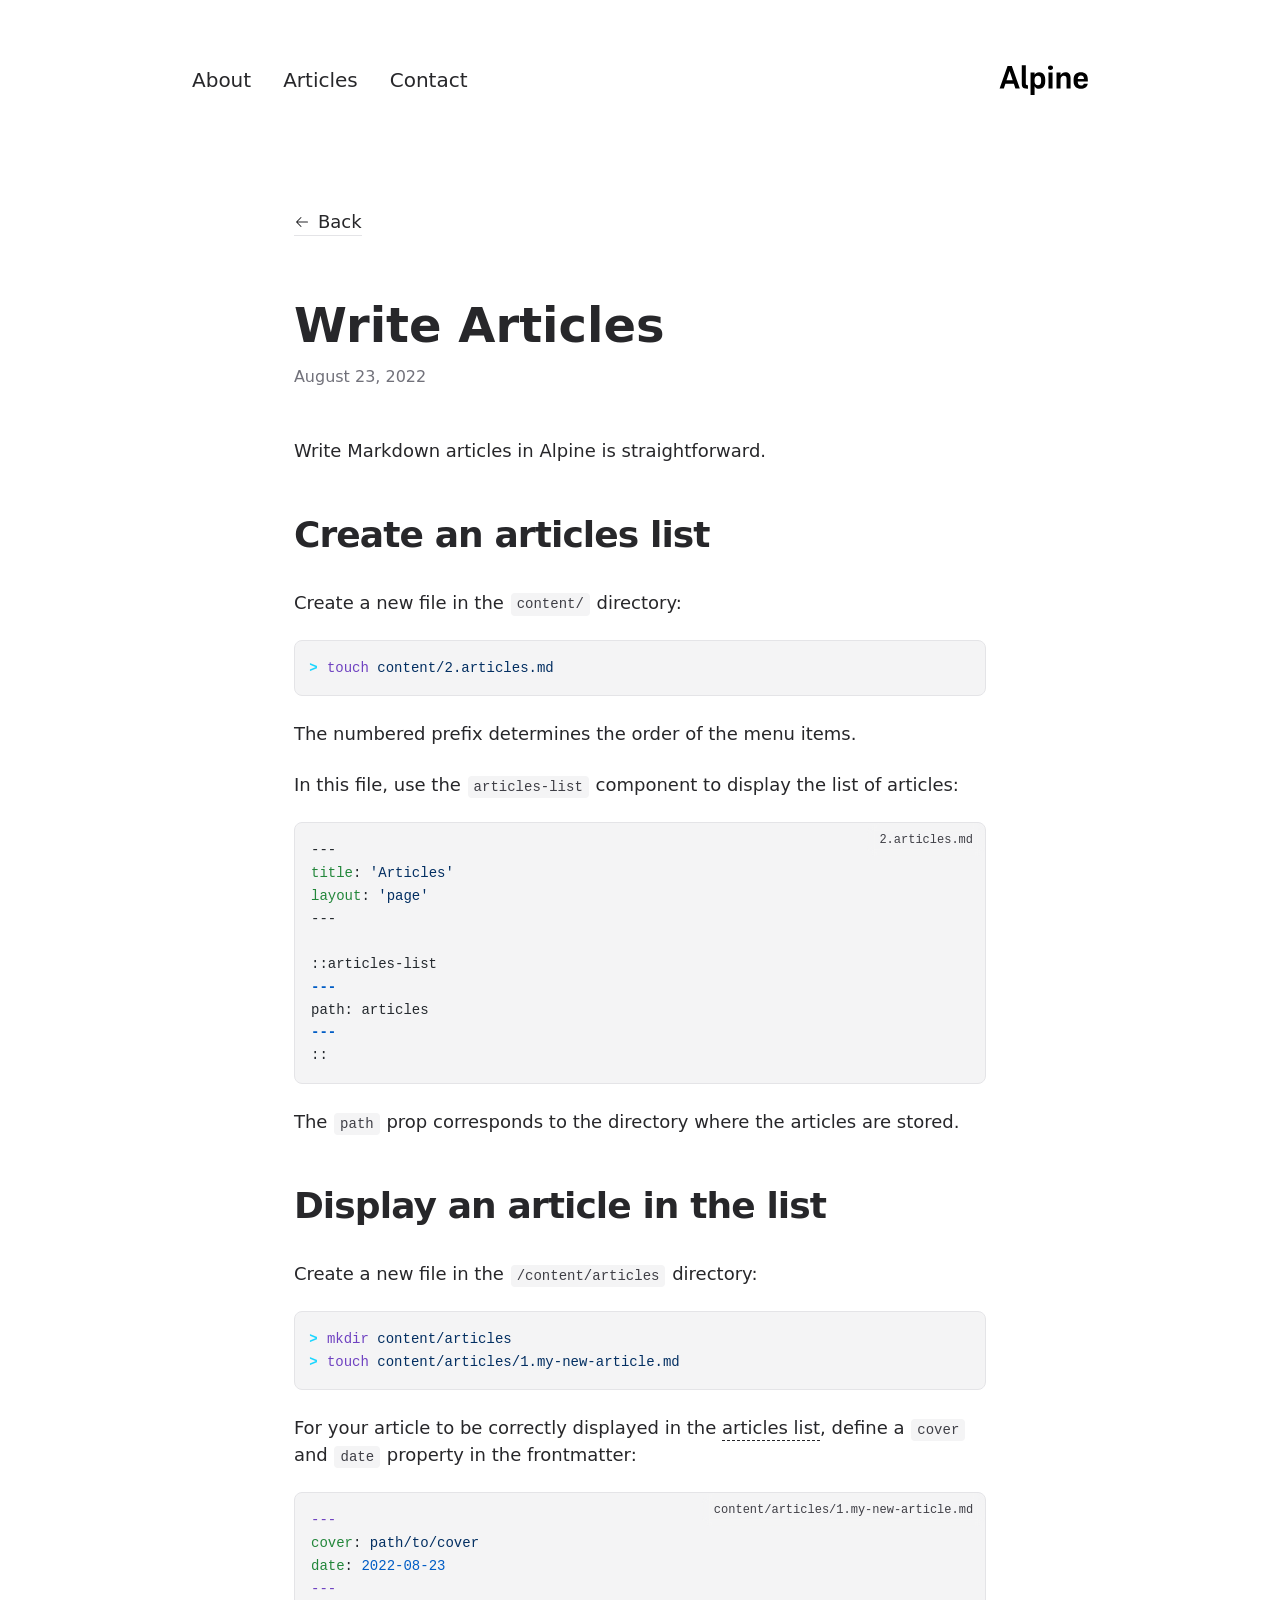
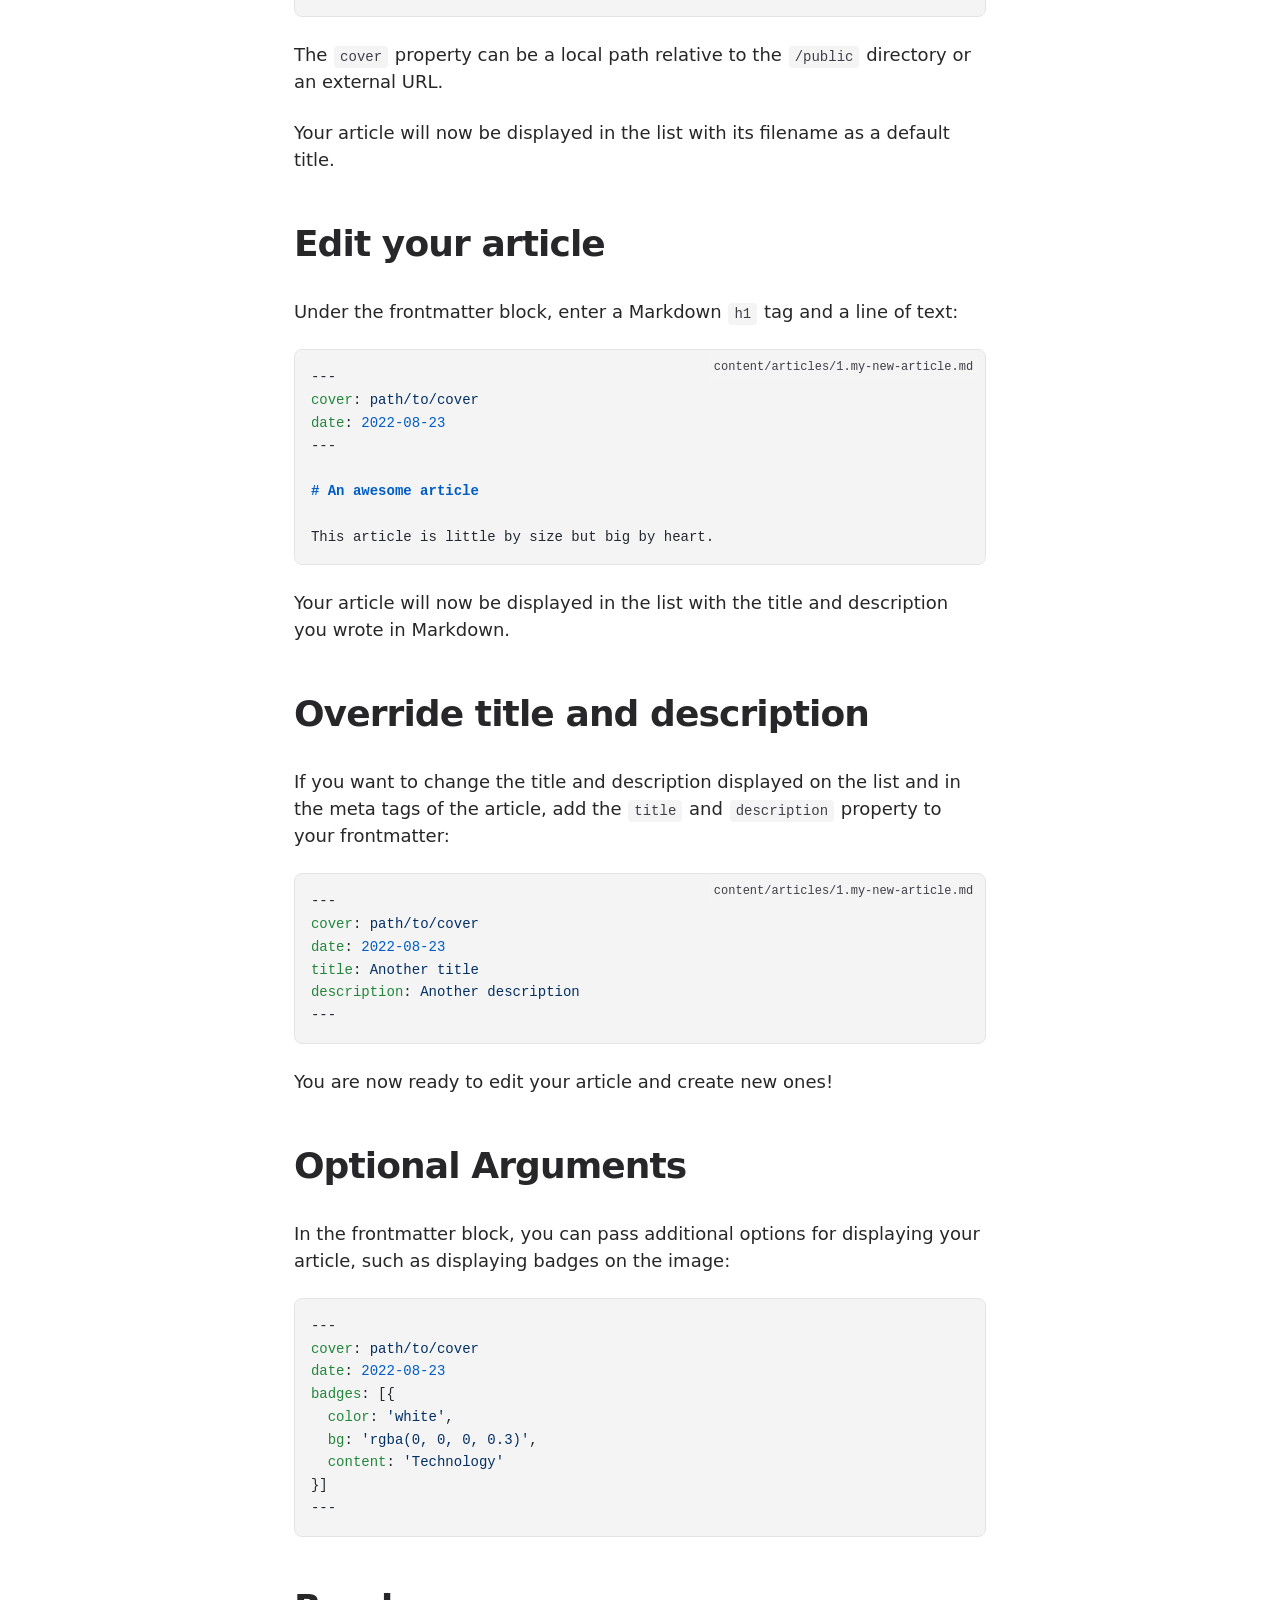
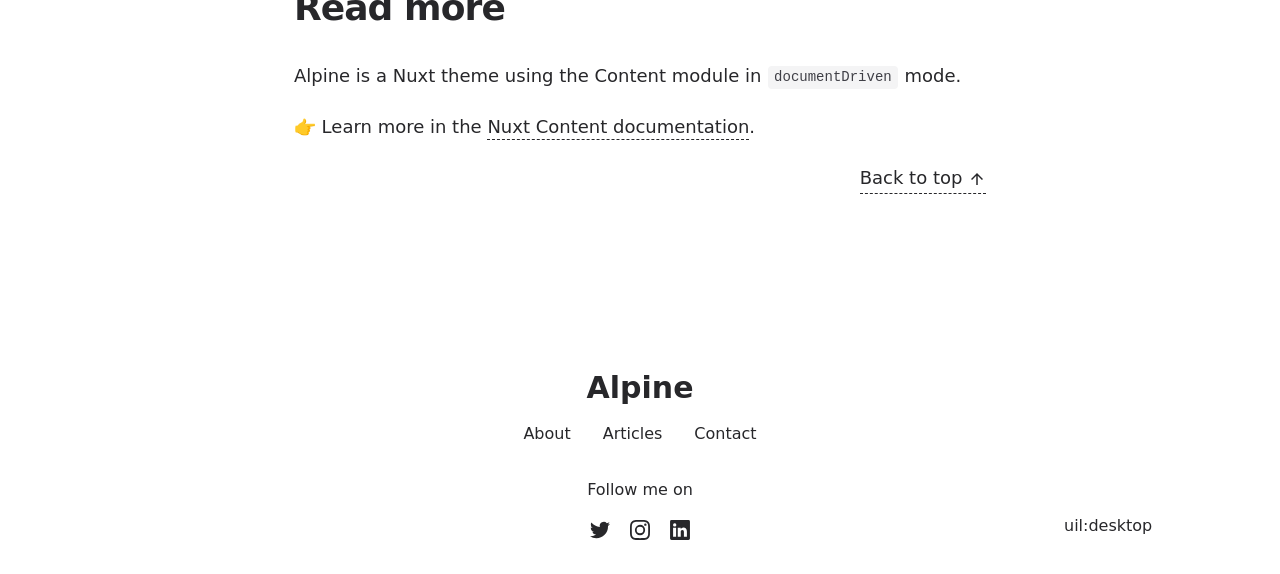
<file: articles/write-articles/index.html>
<!DOCTYPE html><html lang="en"><head><meta charset="utf-8">
<meta name="viewport" content="width=device-width, initial-scale=1">
<title>Write Articles</title>
<meta name="twitter:card" content="summary_large_image">
<meta property="og:image:width" content="400">
<meta property="og:image:height" content="300">
<meta property="og:image:alt" content="An image showcasing my project.">
<meta property="og:title" content="Write Articles">
<meta name="description" content="Writing Markdown articles in Alpine is straightforward.">
<meta property="og:description" content="Writing Markdown articles in Alpine is straightforward.">
<meta property="og:image" content="/articles/write-articles.webp">
<link rel="preload" as="fetch" crossorigin="anonymous" href="/articles/write-articles/_payload.json">
<link rel="stylesheet" href="/_nuxt/entry.8NE_guju.css">
<link rel="stylesheet" href="/_nuxt/DocumentDrivenNotFound.n-bBYMyl.css">
<link rel="stylesheet" href="/_nuxt/article.0f_yxKQu.css">
<link rel="stylesheet" href="/_nuxt/ProseA.KSt1KyEu.css">
<link rel="stylesheet" href="/_nuxt/ProseH1.VGYXt50X.css">
<link rel="stylesheet" href="/_nuxt/ProseP.qPNhBo8b.css">
<link rel="stylesheet" href="/_nuxt/ProseCodeInline.riFjtFAf.css">
<link rel="stylesheet" href="/_nuxt/ProsePre.nIRUQbb-.css">
<link rel="stylesheet" href="/_nuxt/ProseCode.DP24GH6Y.css">
<link rel="stylesheet" href="/_nuxt/ProseH2.Hc39h0A9.css">
<link rel="modulepreload" as="script" crossorigin href="/_nuxt/entry.piHMjtJQ.js">
<link rel="modulepreload" as="script" crossorigin href="/_nuxt/NuxtImg.kcbMGlcE.js">
<link rel="modulepreload" as="script" crossorigin href="/_nuxt/document-driven.Oq5_hZie.js">
<link rel="modulepreload" as="script" crossorigin href="/_nuxt/DocumentDrivenEmpty.YyOzFpLK.js">
<link rel="modulepreload" as="script" crossorigin href="/_nuxt/ContentRenderer.9ZOQl4t6.js">
<link rel="modulepreload" as="script" crossorigin href="/_nuxt/ContentRendererMarkdown.vue.kmIV5VAn.js">
<link rel="modulepreload" as="script" crossorigin href="/_nuxt/preview.dbGsIkae.js">
<link rel="modulepreload" as="script" crossorigin href="/_nuxt/DocumentDrivenNotFound.yR5mhhGG.js">
<link rel="modulepreload" as="script" crossorigin href="/_nuxt/article.03e5_qke.js">
<link rel="modulepreload" as="script" crossorigin href="/_nuxt/ProseA.Wxh8JNDL.js">
<link rel="modulepreload" as="script" crossorigin href="/_nuxt/date.3uOv5BcS.js">
<link rel="modulepreload" as="script" crossorigin href="/_nuxt/ContentRendererMarkdown._HFHk7zW.js">
<link rel="modulepreload" as="script" crossorigin href="/_nuxt/ProseH1.o8Yl7Ddn.js">
<link rel="modulepreload" as="script" crossorigin href="/_nuxt/ProseP.xWRhOPv4.js">
<link rel="modulepreload" as="script" crossorigin href="/_nuxt/ProseCodeInline.kSG4qvHY.js">
<link rel="modulepreload" as="script" crossorigin href="/_nuxt/ProsePre.-GMBjbXd.js">
<link rel="modulepreload" as="script" crossorigin href="/_nuxt/ProseCode.LqZRMW00.js">
<link rel="modulepreload" as="script" crossorigin href="/_nuxt/ProseH2.bARA1AzC.js">
<link rel="prefetch" as="script" crossorigin href="/_nuxt/default.LOH5PLlu.js">
<link rel="prefetch" as="script" crossorigin href="/_nuxt/page.PvZ3QvYi.js">
<link rel="prefetch" as="script" crossorigin href="/_nuxt/client-db.ex8mlr6-.js">
<link rel="prefetch" as="script" crossorigin href="/_nuxt/slugify.kIh9Y0xo.js">
<link rel="prefetch" as="style" href="/_nuxt/useStudio.3MfaGMCn.css">
<link rel="prefetch" as="script" crossorigin href="/_nuxt/useStudio._XvwqSln.js">
<link rel="prefetch" as="script" crossorigin href="/_nuxt/query.VLJ2mpmj.js">
<link rel="prefetch" as="style" href="/_nuxt/error-404._LjjY-y0.css">
<link rel="prefetch" as="script" crossorigin href="/_nuxt/error-404.BqSmLY7t.js">
<link rel="prefetch" as="style" href="/_nuxt/error-500.Ke0_YfD7.css">
<link rel="prefetch" as="script" crossorigin href="/_nuxt/error-500.fUy7qoAT.js">
<script type="module" src="/_nuxt/entry.piHMjtJQ.js" crossorigin></script><style id="pinceau-runtime-hydratable">@media{.phy[--]{--puid:YKAnel-v;}.pv-e8AVLm{max-width:var(--elements-container-maxWidth);padding-left:var(--elements-container-padding-mobile);padding-right:var(--elements-container-padding-mobile);}@media (min-width: 475px){.pv-e8AVLm{padding-left:var(--elements-container-padding-xs);padding-right:var(--elements-container-padding-xs);}}@media (min-width: 640px){.pv-e8AVLm{padding-left:var(--elements-container-padding-sm);padding-right:var(--elements-container-padding-sm);}}@media (min-width: 768px){.pv-e8AVLm{padding-left:var(--elements-container-padding-md);padding-right:var(--elements-container-padding-md);}}} </style><style id="pinceau-theme">@media { :root {--pinceau-mq: initial; --alpine-readableLine: 68ch;--alpine-backdrop-backgroundColor: #f4f4f5b3;--prose-code-inline-padding: 0.2rem 0.375rem 0.2rem 0.375rem;--prose-code-block-backdropFilter: contrast(1);--prose-code-block-border-style: solid;--prose-code-block-border-width: 1px;--prose-tbody-tr-borderBottom-style: dashed;--prose-tbody-tr-borderBottom-width: 1px;--prose-th-textAlign: inherit;--prose-thead-borderBottom-style: solid;--prose-thead-borderBottom-width: 1px;--prose-thead-border-style: solid;--prose-thead-border-width: 0px;--prose-table-textAlign: start;--prose-hr-width: 1px;--prose-hr-style: solid;--prose-li-listStylePosition: outside;--prose-ol-li-markerColor: currentColor;--prose-ol-paddingInlineStart: 21px;--prose-ol-listStyleType: decimal;--prose-ul-li-markerColor: currentColor;--prose-ul-paddingInlineStart: 21px;--prose-ul-listStyleType: disc;--prose-blockquote-border-style: solid;--prose-blockquote-border-width: 4px;--prose-blockquote-quotes: '201C' '201D' '2018' '2019';--prose-blockquote-paddingInlineStart: 24px;--prose-a-code-color-hover: currentColor;--prose-a-code-color-static: currentColor;--prose-a-hasCode-borderBottom: none;--prose-a-border-distance: 2px;--prose-a-border-color-hover: currentColor;--prose-a-border-color-static: currentColor;--prose-a-border-style-hover: solid;--prose-a-border-style-static: dashed;--prose-a-border-width: 1px;--prose-a-color-static: inherit;--prose-a-textDecoration: none;--prose-h6-margin: 3rem 0 2rem;--prose-h5-margin: 3rem 0 2rem;--prose-h4-margin: 3rem 0 2rem;--prose-h3-margin: 3rem 0 2rem;--prose-h2-margin: 3rem 0 2rem;--prose-h1-margin: 0 0 2rem;--prose-p-fontSize: 18px;--typography-lead-loose: 2;--typography-lead-relaxed: 1.625;--typography-lead-normal: 1.5;--typography-lead-snug: 1.375;--typography-lead-tight: 1.25;--typography-lead-none: 1;--typography-lead-10: 2.5rem;--typography-lead-9: 2.25rem;--typography-lead-8: 2rem;--typography-lead-7: 1.75rem;--typography-lead-6: 1.5rem;--typography-lead-5: 1.25rem;--typography-lead-4: 1rem;--typography-lead-3: .75rem;--typography-lead-2: .5rem;--typography-lead-1: .025rem;--typography-fontWeight-black: 900;--typography-fontWeight-extrabold: 800;--typography-fontWeight-bold: 700;--typography-fontWeight-semibold: 600;--typography-fontWeight-medium: 500;--typography-fontWeight-normal: 400;--typography-fontWeight-light: 300;--typography-fontWeight-extralight: 200;--typography-fontWeight-thin: 100;--typography-fontSize-9xl: 128px;--typography-fontSize-8xl: 96px;--typography-fontSize-7xl: 72px;--typography-fontSize-6xl: 60px;--typography-fontSize-5xl: 48px;--typography-fontSize-4xl: 36px;--typography-fontSize-3xl: 30px;--typography-fontSize-2xl: 24px;--typography-fontSize-xl: 20px;--typography-fontSize-lg: 18px;--typography-fontSize-base: 16px;--typography-fontSize-sm: 14px;--typography-fontSize-xs: 12px;--typography-letterSpacing-wide: 0.025em;--typography-letterSpacing-tight: -0.025em;--typography-verticalMargin-base: 24px;--typography-verticalMargin-sm: 16px;--elements-border-secondary-hover: [object Object];--elements-backdrop-background: #fffc;--elements-backdrop-filter: saturate(200%) blur(20px);--elements-container-maxWidth: 64rem;--lead-loose: 2;--lead-relaxed: 1.625;--lead-normal: 1.5;--lead-snug: 1.375;--lead-tight: 1.25;--lead-none: 1;--lead-10: 2.5rem;--lead-9: 2.25rem;--lead-8: 2rem;--lead-7: 1.75rem;--lead-6: 1.5rem;--lead-5: 1.25rem;--lead-4: 1rem;--lead-3: .75rem;--lead-2: .5rem;--lead-1: .025rem;--letterSpacing-widest: 0.1em;--letterSpacing-wider: 0.05em;--letterSpacing-wide: 0.025em;--letterSpacing-normal: 0em;--letterSpacing-tight: -0.025em;--letterSpacing-tighter: -0.05em;--fontSize-9xl: 8rem;--fontSize-8xl: 6rem;--fontSize-7xl: 4.5rem;--fontSize-6xl: 3.75rem;--fontSize-5xl: 3rem;--fontSize-4xl: 2.25rem;--fontSize-3xl: 1.875rem;--fontSize-2xl: 1.5rem;--fontSize-xl: 1.25rem;--fontSize-lg: 1.125rem;--fontSize-base: 1rem;--fontSize-sm: 0.875rem;--fontSize-xs: 0.75rem;--fontWeight-black: 900;--fontWeight-extrabold: 800;--fontWeight-bold: 700;--fontWeight-semibold: 600;--fontWeight-medium: 500;--fontWeight-normal: 400;--fontWeight-light: 300;--fontWeight-extralight: 200;--fontWeight-thin: 100;--font-mono: ui-monospace, SFMono-Regular, Menlo, Monaco, Consolas, Liberation Mono, Courier New, monospace;--font-serif: ui-serif, Georgia, Cambria, Times New Roman, Times, serif;--font-sans: ui-sans-serif, system-ui, -apple-system, BlinkMacSystemFont, Segoe UI, Roboto, Helvetica Neue, Arial, Noto Sans, sans-serif, Apple Color Emoji, Segoe UI Emoji, Segoe UI Symbol, Noto Color Emoji;--opacity-total: 1;--opacity-high: 0.8;--opacity-medium: 0.5;--opacity-soft: 0.3;--opacity-light: 0.15;--opacity-bright: 0.1;--opacity-noOpacity: 0;--borderWidth-lg: 3px;--borderWidth-md: 2px;--borderWidth-sm: 1px;--borderWidth-noBorder: 0;--space-rem-875: 0.875rem;--space-rem-625: 0.625rem;--space-rem-375: 0.375rem;--space-rem-125: 0.125rem;--space-px: 1px;--space-128: 32rem;--space-96: 24rem;--space-80: 20rem;--space-72: 18rem;--space-64: 16rem;--space-60: 15rem;--space-56: 14rem;--space-52: 13rem;--space-48: 12rem;--space-44: 11rem;--space-40: 10rem;--space-36: 9rem;--space-32: 8rem;--space-28: 7rem;--space-24: 6rem;--space-20: 5rem;--space-16: 4rem;--space-14: 3.5rem;--space-12: 3rem;--space-11: 2.75rem;--space-10: 2.5rem;--space-9: 2.25rem;--space-8: 2rem;--space-7: 1.75rem;--space-6: 1.5rem;--space-5: 1.25rem;--space-4: 1rem;--space-3: 0.75rem;--space-2: 0.5rem;--space-1: 0.25rem;--space-0: 0px;--size-full: 100%;--size-7xl: 80rem;--size-6xl: 72rem;--size-5xl: 64rem;--size-4xl: 56rem;--size-3xl: 48rem;--size-2xl: 42rem;--size-xl: 36rem;--size-lg: 32rem;--size-md: 28rem;--size-sm: 24rem;--size-xs: 20rem;--size-200: 200px;--size-104: 104px;--size-80: 80px;--size-64: 64px;--size-56: 56px;--size-48: 48px;--size-40: 40px;--size-32: 32px;--size-24: 24px;--size-20: 20px;--size-16: 16px;--size-12: 12px;--size-8: 8px;--size-6: 6px;--size-4: 4px;--size-2: 2px;--size-0: 0px;--radii-full: 9999px;--radii-3xl: 1.75rem;--radii-2xl: 1.5rem;--radii-xl: 1rem;--radii-lg: 0.75rem;--radii-md: 0.5rem;--radii-sm: 0.375rem;--radii-xs: 0.25rem;--radii-2xs: 0.125rem;--radii-none: 0px;--shadow-none: 0px 0px 0px 0px transparent;--shadow-lg: 0px 10px 15px -3px #000000, 0px 4px 6px -4px #000000;--shadow-md: 0px 4px 6px -1px #000000, 0px 2px 4px -2px #000000;--shadow-sm: 0px 1px 3px 0px #000000, 0px 1px 2px -1px #000000;--shadow-xs: 0px 1px 2px 0px #000000;--height-screen: 100vh;--width-screen: 100vw;--color-primary-900: #002e38;--color-primary-800: #005c70;--color-primary-700: #008aa9;--color-primary-600: #00b9e1;--color-primary-500: #1ad6ff;--color-primary-400: #40ddff;--color-primary-300: #66e4ff;--color-primary-200: #8deaff;--color-primary-100: #b3f1ff;--color-primary-50: #d9f8ff;--color-ruby-900: #380011;--color-ruby-800: #700021;--color-ruby-700: #a90032;--color-ruby-600: #e10043;--color-ruby-500: #ff1a5e;--color-ruby-400: #ff4079;--color-ruby-300: #ff6694;--color-ruby-200: #ff8dae;--color-ruby-100: #ffb3c9;--color-ruby-50: #ffd9e4;--color-pink-900: #380025;--color-pink-800: #70004b;--color-pink-700: #a90070;--color-pink-600: #e10095;--color-pink-500: #ff1ab2;--color-pink-400: #ff40bf;--color-pink-300: #ff66cc;--color-pink-200: #ff8dd8;--color-pink-100: #ffb3e5;--color-pink-50: #ffd9f2;--color-purple-900: #190038;--color-purple-800: #330070;--color-purple-700: #4c00a9;--color-purple-600: #6500e1;--color-purple-500: #811aff;--color-purple-400: #9640ff;--color-purple-300: #ab66ff;--color-purple-200: #c08dff;--color-purple-100: #d5b3ff;--color-purple-50: #ead9ff;--color-royalblue-900: #0b0531;--color-royalblue-800: #160a62;--color-royalblue-700: #211093;--color-royalblue-600: #2c15c4;--color-royalblue-500: #4127e8;--color-royalblue-400: #614bec;--color-royalblue-300: #806ff0;--color-royalblue-200: #a093f3;--color-royalblue-100: #c0b7f7;--color-royalblue-50: #dfdbfb;--color-indigoblue-900: #001238;--color-indigoblue-800: #002370;--color-indigoblue-700: #0035a9;--color-indigoblue-600: #0047e1;--color-indigoblue-500: #1a62ff;--color-indigoblue-400: #407cff;--color-indigoblue-300: #6696ff;--color-indigoblue-200: #8db0ff;--color-indigoblue-100: #b3cbff;--color-indigoblue-50: #d9e5ff;--color-blue-900: #002438;--color-blue-800: #004870;--color-blue-700: #006ca9;--color-blue-600: #0090e1;--color-blue-500: #1aadff;--color-blue-400: #40bbff;--color-blue-300: #66c8ff;--color-blue-200: #8dd6ff;--color-blue-100: #b3e4ff;--color-blue-50: #d9f1ff;--color-lightblue-900: #002e38;--color-lightblue-800: #005c70;--color-lightblue-700: #008aa9;--color-lightblue-600: #00b9e1;--color-lightblue-500: #1ad6ff;--color-lightblue-400: #40ddff;--color-lightblue-300: #66e4ff;--color-lightblue-200: #8deaff;--color-lightblue-100: #b3f1ff;--color-lightblue-50: #d9f8ff;--color-teal-900: #062a28;--color-teal-800: #0b544f;--color-teal-700: #117d77;--color-teal-600: #16a79e;--color-teal-500: #1cd1c6;--color-teal-400: #36e4da;--color-teal-300: #5fe9e1;--color-teal-200: #87efe9;--color-teal-100: #aff4f0;--color-teal-50: #d7faf8;--color-pear-900: #2a2b09;--color-pear-800: #545512;--color-pear-700: #7e801b;--color-pear-600: #a8aa24;--color-pear-500: #d0d32f;--color-pear-400: #d8da52;--color-pear-300: #e0e274;--color-pear-200: #e8e997;--color-pear-100: #eff0ba;--color-pear-50: #f7f8dc;--color-red-900: #380300;--color-red-800: #700700;--color-red-700: #a90a00;--color-red-600: #e10e00;--color-red-500: #ff281a;--color-red-400: #ff4c40;--color-red-300: #ff7066;--color-red-200: #ff948d;--color-red-100: #ffb7b3;--color-red-50: #ffdbd9;--color-orange-900: #381800;--color-orange-800: #702f00;--color-orange-700: #a94700;--color-orange-600: #e15e00;--color-orange-500: #ff7a1a;--color-orange-400: #ff9040;--color-orange-300: #ffa666;--color-orange-200: #ffbd8d;--color-orange-100: #ffd3b3;--color-orange-50: #ffe9d9;--color-yellow-900: #362b03;--color-yellow-800: #6d5605;--color-yellow-700: #a38108;--color-yellow-600: #daac0a;--color-yellow-500: #f5c828;--color-yellow-400: #f7d14c;--color-yellow-300: #f8da70;--color-yellow-200: #fae393;--color-yellow-100: #fcedb7;--color-yellow-50: #fdf6db;--color-green-900: #003f25;--color-green-800: #005e38;--color-green-700: #007e4a;--color-green-600: #009d5d;--color-green-500: #00bd6f;--color-green-400: #00dc82;--color-green-300: #30ffaa;--color-green-200: #83ffcc;--color-green-100: #acffdd;--color-green-50: #d6ffee;--color-gray-900: #18181B;--color-gray-800: #27272A;--color-gray-700: #3f3f46;--color-gray-600: #52525B;--color-gray-500: #71717A;--color-gray-400: #a1a1aa;--color-gray-300: #D4d4d8;--color-gray-200: #e4e4e7;--color-gray-100: #f4f4f5;--color-gray-50: #fafafa;--color-black: #0c0c0d;--color-white: #FFFFFF;--media-portrait: only screen and (orientation: portrait);--media-landscape: only screen and (orientation: landscape);--media-rm: (prefers-reduced-motion: reduce);--media-2xl: (min-width: 1536px);--media-xl: (min-width: 1280px);--media-lg: (min-width: 1024px);--media-md: (min-width: 768px);--media-sm: (min-width: 640px);--media-xs: (min-width: 475px);--alpine-body-color: var(--color-gray-800);--alpine-body-backgroundColor: var(--color-white);--prose-code-inline-fontWeight: var(--typography-fontWeight-normal);--prose-code-inline-fontSize: var(--typography-fontSize-sm);--prose-code-inline-borderRadius: var(--radii-xs);--prose-code-block-pre-padding: var(--typography-verticalMargin-sm);--prose-code-block-margin: var(--typography-verticalMargin-base) 0;--prose-code-block-fontSize: var(--typography-fontSize-sm);--prose-tbody-code-inline-fontSize: var(--typography-fontSize-sm);--prose-tbody-td-padding: var(--typography-verticalMargin-sm);--prose-th-fontWeight: var(--typography-fontWeight-semibold);--prose-th-padding: 0 var(--typography-verticalMargin-sm) var(--typography-verticalMargin-sm) var(--typography-verticalMargin-sm);--prose-table-lineHeight: var(--typography-lead-6);--prose-table-fontSize: var(--typography-fontSize-sm);--prose-table-margin: var(--typography-verticalMargin-base) 0;--prose-hr-margin: var(--typography-verticalMargin-base) 0;--prose-li-margin: var(--typography-verticalMargin-sm) 0;--prose-ol-margin: var(--typography-verticalMargin-base) 0;--prose-ul-margin: var(--typography-verticalMargin-base) 0;--prose-blockquote-margin: var(--typography-verticalMargin-base) 0;--prose-a-code-border-style: var(--prose-a-border-style-static);--prose-a-code-border-width: var(--prose-a-border-width);--prose-a-fontWeight: var(--typography-fontWeight-medium);--prose-img-margin: var(--typography-verticalMargin-base) 0;--prose-strong-fontWeight: var(--typography-fontWeight-semibold);--prose-h6-iconSize: var(--typography-fontSize-base);--prose-h6-fontWeight: var(--typography-fontWeight-semibold);--prose-h6-lineHeight: var(--typography-lead-normal);--prose-h6-fontSize: var(--typography-fontSize-lg);--prose-h5-iconSize: var(--typography-fontSize-lg);--prose-h5-fontWeight: var(--typography-fontWeight-semibold);--prose-h5-lineHeight: var(--typography-lead-snug);--prose-h5-fontSize: var(--typography-fontSize-xl);--prose-h4-iconSize: var(--typography-fontSize-lg);--prose-h4-letterSpacing: var(--typography-letterSpacing-tight);--prose-h4-fontWeight: var(--typography-fontWeight-semibold);--prose-h4-lineHeight: var(--typography-lead-snug);--prose-h4-fontSize: var(--typography-fontSize-2xl);--prose-h3-iconSize: var(--typography-fontSize-xl);--prose-h3-letterSpacing: var(--typography-letterSpacing-tight);--prose-h3-fontWeight: var(--typography-fontWeight-semibold);--prose-h3-lineHeight: var(--typography-lead-snug);--prose-h3-fontSize: var(--typography-fontSize-3xl);--prose-h2-iconSize: var(--typography-fontSize-2xl);--prose-h2-letterSpacing: var(--typography-letterSpacing-tight);--prose-h2-fontWeight: var(--typography-fontWeight-semibold);--prose-h2-lineHeight: var(--typography-lead-tight);--prose-h2-fontSize: var(--typography-fontSize-4xl);--prose-h1-iconSize: var(--typography-fontSize-3xl);--prose-h1-letterSpacing: var(--typography-letterSpacing-tight);--prose-h1-fontWeight: var(--typography-fontWeight-bold);--prose-h1-lineHeight: var(--typography-lead-tight);--prose-h1-fontSize: var(--typography-fontSize-5xl);--prose-p-br-margin: var(--typography-verticalMargin-base) 0 0 0;--prose-p-margin: var(--typography-verticalMargin-base) 0;--prose-p-lineHeight: var(--typography-lead-normal);--typography-color-primary-900: var(--color-primary-900);--typography-color-primary-800: var(--color-primary-800);--typography-color-primary-700: var(--color-primary-700);--typography-color-primary-600: var(--color-primary-600);--typography-color-primary-500: var(--color-primary-500);--typography-color-primary-400: var(--color-primary-400);--typography-color-primary-300: var(--color-primary-300);--typography-color-primary-200: var(--color-primary-200);--typography-color-primary-100: var(--color-primary-100);--typography-color-primary-50: var(--color-primary-50);--typography-font-code: var(--font-mono);--typography-font-body: var(--font-sans);--typography-font-display: var(--font-sans);--typography-body-backgroundColor: var(--color-white);--typography-body-color: var(--color-black);--elements-state-danger-borderColor-secondary: var(--color-red-200);--elements-state-danger-borderColor-primary: var(--color-red-100);--elements-state-danger-backgroundColor-secondary: var(--color-red-100);--elements-state-danger-backgroundColor-primary: var(--color-red-50);--elements-state-danger-color-secondary: var(--color-red-600);--elements-state-danger-color-primary: var(--color-red-500);--elements-state-warning-borderColor-secondary: var(--color-yellow-200);--elements-state-warning-borderColor-primary: var(--color-yellow-100);--elements-state-warning-backgroundColor-secondary: var(--color-yellow-100);--elements-state-warning-backgroundColor-primary: var(--color-yellow-50);--elements-state-warning-color-secondary: var(--color-yellow-700);--elements-state-warning-color-primary: var(--color-yellow-600);--elements-state-success-borderColor-secondary: var(--color-green-200);--elements-state-success-borderColor-primary: var(--color-green-100);--elements-state-success-backgroundColor-secondary: var(--color-green-100);--elements-state-success-backgroundColor-primary: var(--color-green-50);--elements-state-success-color-secondary: var(--color-green-600);--elements-state-success-color-primary: var(--color-green-500);--elements-state-info-borderColor-secondary: var(--color-blue-200);--elements-state-info-borderColor-primary: var(--color-blue-100);--elements-state-info-backgroundColor-secondary: var(--color-blue-100);--elements-state-info-backgroundColor-primary: var(--color-blue-50);--elements-state-info-color-secondary: var(--color-blue-600);--elements-state-info-color-primary: var(--color-blue-500);--elements-state-primary-borderColor-secondary: var(--color-primary-200);--elements-state-primary-borderColor-primary: var(--color-primary-100);--elements-state-primary-backgroundColor-secondary: var(--color-primary-100);--elements-state-primary-backgroundColor-primary: var(--color-primary-50);--elements-state-primary-color-secondary: var(--color-primary-700);--elements-state-primary-color-primary: var(--color-primary-600);--elements-surface-secondary-backgroundColor: var(--color-gray-200);--elements-surface-primary-backgroundColor: var(--color-gray-100);--elements-surface-background-base: var(--color-gray-100);--elements-border-secondary-static: var(--color-gray-200);--elements-border-primary-hover: var(--color-gray-200);--elements-border-primary-static: var(--color-gray-100);--elements-container-padding-md: var(--space-16);--elements-container-padding-sm: var(--space-12);--elements-container-padding-xs: var(--space-8);--elements-container-padding-mobile: var(--space-6);--elements-text-secondary-color-hover: var(--color-gray-700);--elements-text-secondary-color-static: var(--color-gray-500);--elements-text-primary-color-static: var(--color-gray-900);--text-6xl-lineHeight: var(--lead-none);--text-6xl-fontSize: var(--fontSize-6xl);--text-5xl-lineHeight: var(--lead-none);--text-5xl-fontSize: var(--fontSize-5xl);--text-4xl-lineHeight: var(--lead-10);--text-4xl-fontSize: var(--fontSize-4xl);--text-3xl-lineHeight: var(--lead-9);--text-3xl-fontSize: var(--fontSize-3xl);--text-2xl-lineHeight: var(--lead-8);--text-2xl-fontSize: var(--fontSize-2xl);--text-xl-lineHeight: var(--lead-7);--text-xl-fontSize: var(--fontSize-xl);--text-lg-lineHeight: var(--lead-7);--text-lg-fontSize: var(--fontSize-lg);--text-base-lineHeight: var(--lead-6);--text-base-fontSize: var(--fontSize-base);--text-sm-lineHeight: var(--lead-5);--text-sm-fontSize: var(--fontSize-sm);--text-xs-lineHeight: var(--lead-4);--text-xs-fontSize: var(--fontSize-xs);--shadow-2xl: 0px 25px 50px -12px var(--color-gray-900);--shadow-xl: 0px 20px 25px -5px var(--color-gray-400), 0px 8px 10px -6px #000000;--color-secondary-900: var(--color-gray-900);--color-secondary-800: var(--color-gray-800);--color-secondary-700: var(--color-gray-700);--color-secondary-600: var(--color-gray-600);--color-secondary-500: var(--color-gray-500);--color-secondary-400: var(--color-gray-400);--color-secondary-300: var(--color-gray-300);--color-secondary-200: var(--color-gray-200);--color-secondary-100: var(--color-gray-100);--color-secondary-50: var(--color-gray-50);--prose-a-code-background-hover: var(--typography-color-primary-50);--prose-a-code-border-color-hover: var(--typography-color-primary-500);--prose-a-color-hover: var(--typography-color-primary-500);--typography-color-secondary-900: var(--color-secondary-900);--typography-color-secondary-800: var(--color-secondary-800);--typography-color-secondary-700: var(--color-secondary-700);--typography-color-secondary-600: var(--color-secondary-600);--typography-color-secondary-500: var(--color-secondary-500);--typography-color-secondary-400: var(--color-secondary-400);--typography-color-secondary-300: var(--color-secondary-300);--typography-color-secondary-200: var(--color-secondary-200);--typography-color-secondary-100: var(--color-secondary-100);--typography-color-secondary-50: var(--color-secondary-50);--prose-code-inline-backgroundColor: var(--typography-color-secondary-100);--prose-code-inline-color: var(--typography-color-secondary-700);--prose-code-block-backgroundColor: var(--typography-color-secondary-100);--prose-code-block-color: var(--typography-color-secondary-700);--prose-code-block-border-color: var(--typography-color-secondary-200);--prose-tbody-tr-borderBottom-color: var(--typography-color-secondary-200);--prose-th-color: var(--typography-color-secondary-600);--prose-thead-borderBottom-color: var(--typography-color-secondary-200);--prose-thead-border-color: var(--typography-color-secondary-300);--prose-hr-color: var(--typography-color-secondary-200);--prose-blockquote-border-color: var(--typography-color-secondary-200);--prose-blockquote-color: var(--typography-color-secondary-500);--prose-a-code-border-color-static: var(--typography-color-secondary-400); } }@media { :root.dark {--pinceau-mq: dark; --alpine-backdrop-backgroundColor: #18181bb3;--prose-code-block-backdropFilter: contrast(1);--prose-ol-li-markerColor: currentColor;--prose-ul-li-markerColor: currentColor;--prose-a-code-color-hover: currentColor;--prose-a-code-color-static: currentColor;--prose-a-border-color-hover: currentColor;--prose-a-border-color-static: currentColor;--prose-a-color-static: inherit;--elements-backdrop-background: #0c0d0ccc;--alpine-body-color: var(--color-gray-200);--alpine-body-backgroundColor: var(--color-black);--typography-body-backgroundColor: var(--color-black);--typography-body-color: var(--color-white);--elements-state-danger-borderColor-secondary: var(--color-red-700);--elements-state-danger-borderColor-primary: var(--color-red-800);--elements-state-danger-backgroundColor-secondary: var(--color-red-800);--elements-state-danger-backgroundColor-primary: var(--color-red-900);--elements-state-danger-color-secondary: var(--color-red-200);--elements-state-danger-color-primary: var(--color-red-300);--elements-state-warning-borderColor-secondary: var(--color-yellow-700);--elements-state-warning-borderColor-primary: var(--color-yellow-800);--elements-state-warning-backgroundColor-secondary: var(--color-yellow-800);--elements-state-warning-backgroundColor-primary: var(--color-yellow-900);--elements-state-warning-color-secondary: var(--color-yellow-200);--elements-state-warning-color-primary: var(--color-yellow-400);--elements-state-success-borderColor-secondary: var(--color-green-700);--elements-state-success-borderColor-primary: var(--color-green-800);--elements-state-success-backgroundColor-secondary: var(--color-green-800);--elements-state-success-backgroundColor-primary: var(--color-green-900);--elements-state-success-color-secondary: var(--color-green-200);--elements-state-success-color-primary: var(--color-green-400);--elements-state-info-borderColor-secondary: var(--color-blue-700);--elements-state-info-borderColor-primary: var(--color-blue-800);--elements-state-info-backgroundColor-secondary: var(--color-blue-800);--elements-state-info-backgroundColor-primary: var(--color-blue-900);--elements-state-info-color-secondary: var(--color-blue-200);--elements-state-info-color-primary: var(--color-blue-400);--elements-state-primary-borderColor-secondary: var(--color-primary-700);--elements-state-primary-borderColor-primary: var(--color-primary-800);--elements-state-primary-backgroundColor-secondary: var(--color-primary-800);--elements-state-primary-backgroundColor-primary: var(--color-primary-900);--elements-state-primary-color-secondary: var(--color-primary-200);--elements-state-primary-color-primary: var(--color-primary-400);--elements-surface-secondary-backgroundColor: var(--color-gray-800);--elements-surface-primary-backgroundColor: var(--color-gray-900);--elements-surface-background-base: var(--color-gray-900);--elements-border-secondary-static: var(--color-gray-800);--elements-border-primary-hover: var(--color-gray-800);--elements-border-primary-static: var(--color-gray-900);--elements-text-secondary-color-hover: var(--color-gray-200);--elements-text-secondary-color-static: var(--color-gray-400);--elements-text-primary-color-static: var(--color-gray-50);--prose-a-code-background-hover: var(--typography-color-primary-900);--prose-a-code-border-color-hover: var(--typography-color-primary-600);--prose-a-color-hover: var(--typography-color-primary-400);--prose-code-inline-backgroundColor: var(--typography-color-secondary-800);--prose-code-inline-color: var(--typography-color-secondary-200);--prose-code-block-backgroundColor: var(--typography-color-secondary-900);--prose-code-block-color: var(--typography-color-secondary-200);--prose-code-block-border-color: var(--typography-color-secondary-800);--prose-tbody-tr-borderBottom-color: var(--typography-color-secondary-800);--prose-th-color: var(--typography-color-secondary-400);--prose-thead-borderBottom-color: var(--typography-color-secondary-800);--prose-thead-border-color: var(--typography-color-secondary-600);--prose-hr-color: var(--typography-color-secondary-800);--prose-blockquote-border-color: var(--typography-color-secondary-700);--prose-blockquote-color: var(--typography-color-secondary-400);--prose-a-code-border-color-static: var(--typography-color-secondary-600); } }</style><script>"use strict";(()=>{const a=window,e=document.documentElement,m=["dark","light"],c=window&&window.localStorage&&window.localStorage.getItem&&window.localStorage.getItem("nuxt-color-mode")||"system";let n=c==="system"?d():c;const l=e.getAttribute("data-color-mode-forced");l&&(n=l),i(n),a["__NUXT_COLOR_MODE__"]={preference:c,value:n,getColorScheme:d,addColorScheme:i,removeColorScheme:f};function i(o){const t=""+o+"",s="";e.classList?e.classList.add(t):e.className+=" "+t,s&&e.setAttribute("data-"+s,o)}function f(o){const t=""+o+"",s="";e.classList?e.classList.remove(t):e.className=e.className.replace(new RegExp(t,"g"),""),s&&e.removeAttribute("data-"+s)}function r(o){return a.matchMedia("(prefers-color-scheme"+o+")")}function d(){if(a.matchMedia&&r("").media!=="not all"){for(const o of m)if(r(":"+o).matches)return o}return"light"}})();
</script></head><body><div id="__nuxt"><div class="container pv-e8AVLm pc-YKAnel app-layout" data-v-6421c844 data-v-0ef1b576><!--[--><div class="nuxt-progress" style="width:0%;height:3px;opacity:0;background-size:Infinity% auto;" data-v-6421c844></div><header class="right" data-v-6421c844 data-v-2034c1c6><div class="menu" data-v-2034c1c6><button aria-label="Navigation Menu" data-v-2034c1c6><svg width="24" height="24" viewBox="0 0 68 68" fill="currentColor" xmlns="http://www.w3.org/2000/svg" data-v-2034c1c6><path d="M8 34C8 32.1362 8 31.2044 8.30448 30.4693C8.71046 29.4892 9.48915 28.7105 10.4693 28.3045C11.2044 28 12.1362 28 14 28C15.8638 28 16.7956 28 17.5307 28.3045C18.5108 28.7105 19.2895 29.4892 19.6955 30.4693C20 31.2044 20 32.1362 20 34C20 35.8638 20 36.7956 19.6955 37.5307C19.2895 38.5108 18.5108 39.2895 17.5307 39.6955C16.7956 40 15.8638 40 14 40C12.1362 40 11.2044 40 10.4693 39.6955C9.48915 39.2895 8.71046 38.5108 8.30448 37.5307C8 36.7956 8 35.8638 8 34Z" data-v-2034c1c6></path><path d="M28 34C28 32.1362 28 31.2044 28.3045 30.4693C28.7105 29.4892 29.4892 28.7105 30.4693 28.3045C31.2044 28 32.1362 28 34 28C35.8638 28 36.7956 28 37.5307 28.3045C38.5108 28.7105 39.2895 29.4892 39.6955 30.4693C40 31.2044 40 32.1362 40 34C40 35.8638 40 36.7956 39.6955 37.5307C39.2895 38.5108 38.5108 39.2895 37.5307 39.6955C36.7956 40 35.8638 40 34 40C32.1362 40 31.2044 40 30.4693 39.6955C29.4892 39.2895 28.7105 38.5108 28.3045 37.5307C28 36.7956 28 35.8638 28 34Z" data-v-2034c1c6></path><path d="M48 34C48 32.1362 48 31.2044 48.3045 30.4693C48.7105 29.4892 49.4892 28.7105 50.4693 28.3045C51.2044 28 52.1362 28 54 28C55.8638 28 56.7956 28 57.5307 28.3045C58.5108 28.7105 59.2895 29.4892 59.6955 30.4693C60 31.2044 60 32.1362 60 34C60 35.8638 60 36.7956 59.6955 37.5307C59.2895 38.5108 58.5108 39.2895 57.5307 39.6955C56.7956 40 55.8638 40 54 40C52.1362 40 51.2044 40 50.4693 39.6955C49.4892 39.2895 48.7105 38.5108 48.3045 37.5307C48 36.7956 48 35.8638 48 34Z" data-v-2034c1c6></path></svg></button></div><div class="overlay" data-v-2034c1c6><nav data-v-2034c1c6 data-v-75869721><ul data-v-75869721><!--[--><li data-v-75869721><a href="/" class="" data-v-75869721><span class="underline-fx" data-v-75869721></span> About</a></li><li data-v-75869721><a href="/articles" class="" data-v-75869721><span class="underline-fx" data-v-75869721></span> Articles</a></li><li data-v-75869721><a href="/contact" class="" data-v-75869721><span class="underline-fx" data-v-75869721></span> Contact</a></li><!--]--></ul></nav></div><div class="logo" data-v-2034c1c6><a href="/" class="" data-v-2034c1c6><img src="/logo-dark.svg" class="dark-img" alt="alpine" width="89" height="31" data-v-2034c1c6><img src="/logo.svg" class="light-img" alt="alpine" width="89" height="31" data-v-2034c1c6></a></div><div class="main-nav" data-v-2034c1c6><nav data-v-2034c1c6 data-v-75869721><ul data-v-75869721><!--[--><li data-v-75869721><a href="/" class="" data-v-75869721><span class="underline-fx" data-v-75869721></span> About</a></li><li data-v-75869721><a href="/articles" class="" data-v-75869721><span class="underline-fx" data-v-75869721></span> Articles</a></li><li data-v-75869721><a href="/contact" class="" data-v-75869721><span class="underline-fx" data-v-75869721></span> Contact</a></li><!--]--></ul></nav></div></header><!--[--><div class="document-driven-page"><article data-v-d86185de><a href="/articles" class="back" data-v-d86185de><svg xmlns="http://www.w3.org/2000/svg" xmlns:xlink="http://www.w3.org/1999/xlink" aria-hidden="true" role="img" class="icon" data-v-d86185de style="" width="1em" height="1em" viewBox="0 0 256 256" data-v-ecaac7a6><path fill="currentColor" d="M224 128a8 8 0 0 1-8 8H59.31l58.35 58.34a8 8 0 0 1-11.32 11.32l-72-72a8 8 0 0 1 0-11.32l72-72a8 8 0 0 1 11.32 11.32L59.31 120H216a8 8 0 0 1 8 8"/></svg><span data-v-d86185de> Back </span></a><header data-v-d86185de><h1 class="title" data-v-d86185de>Write Articles</h1><time datetime="2022-08-23T00:00:00.000Z" data-v-d86185de>August 23, 2022</time></header><div class="prose" data-v-d86185de><!--[--><div><h1 id="write-articles" data-v-4383a7b2><a aria-current="page" href="/articles/write-articles#write-articles" class="router-link-active router-link-exact-active" data-v-4383a7b2><!--[-->Write Articles<!--]--><!----></a></h1><p data-v-15e6ff39><!--[-->Write Markdown articles in Alpine is straightforward.<!--]--></p><h2 id="create-an-articles-list" data-v-ac873cbe><a aria-current="page" href="/articles/write-articles#create-an-articles-list" class="router-link-active router-link-exact-active" data-v-ac873cbe><!--[-->Create an articles list<!--]--><!----></a></h2><p data-v-15e6ff39><!--[-->Create a new file in the <code class="" data-v-642bedfe><!--[-->content/<!--]--></code> directory:<!--]--></p><div class="highlight-bash prose-code" meta data-v-17e0ec9c><!----><!--[--><pre class="language-bash shiki shiki-themes github-light github-dark" style=""><!--[--><code><span class="line" line="1"><span style="--shiki-default:#6F42C1;--shiki-dark:#B392F0">touch</span><span style="--shiki-default:#032F62;--shiki-dark:#9ECBFF"> content/2.articles.md
</span></span></code><!--]--></pre><!--]--><button class="copy-button" data-v-17e0ec9c data-v-79e53101><span class="sr-only" data-v-79e53101>Copy to clipboard</span><span class="icon-wrapper" data-v-79e53101><svg xmlns="http://www.w3.org/2000/svg" xmlns:xlink="http://www.w3.org/1999/xlink" aria-hidden="true" role="img" class="icon" data-v-79e53101 style="" width="18px" height="18px" viewBox="0 0 256 256" data-v-ecaac7a6><path fill="currentColor" d="M216 32H88a8 8 0 0 0-8 8v40H40a8 8 0 0 0-8 8v128a8 8 0 0 0 8 8h128a8 8 0 0 0 8-8v-40h40a8 8 0 0 0 8-8V40a8 8 0 0 0-8-8m-56 176H48V96h112Zm48-48h-32V88a8 8 0 0 0-8-8H96V48h112Z"/></svg></span></button></div><p data-v-15e6ff39><!--[-->The numbered prefix determines the order of the menu items.<!--]--></p><p data-v-15e6ff39><!--[-->In this file, use the <code class="" data-v-642bedfe><!--[-->articles-list<!--]--></code> component to display the list of articles:<!--]--></p><div class="highlight-md prose-code" meta data-v-17e0ec9c><span class="filename" data-v-17e0ec9c>2.articles.md</span><!--[--><pre class="language-md shiki shiki-themes github-light github-dark" style=""><!--[--><code><span class="line" line="1"><span style="--shiki-default:#24292E;--shiki-dark:#E1E4E8">---
</span></span><span class="line" line="2"><span style="--shiki-default:#22863A;--shiki-dark:#85E89D">title</span><span style="--shiki-default:#24292E;--shiki-dark:#E1E4E8">: </span><span style="--shiki-default:#032F62;--shiki-dark:#9ECBFF">&#39;Articles&#39;
</span></span><span class="line" line="3"><span style="--shiki-default:#22863A;--shiki-dark:#85E89D">layout</span><span style="--shiki-default:#24292E;--shiki-dark:#E1E4E8">: </span><span style="--shiki-default:#032F62;--shiki-dark:#9ECBFF">&#39;page&#39;
</span></span><span class="line" line="4"><span style="--shiki-default:#24292E;--shiki-dark:#E1E4E8">---
</span></span><span class="line" line="5"><span emptylineplaceholder="true">
</span></span><span class="line" line="6"><span style="--shiki-default:#24292E;--shiki-dark:#E1E4E8">::articles-list
</span></span><span class="line" line="7"><span style="--shiki-default:#005CC5;--shiki-dark:#79B8FF;--shiki-default-font-weight:bold;--shiki-dark-font-weight:bold">---
</span></span><span class="line" line="8"><span style="--shiki-default:#24292E;--shiki-dark:#E1E4E8">path: articles
</span></span><span class="line" line="9"><span style="--shiki-default:#005CC5;--shiki-dark:#79B8FF;--shiki-default-font-weight:bold;--shiki-dark-font-weight:bold">---
</span></span><span class="line" line="10"><span style="--shiki-default:#24292E;--shiki-dark:#E1E4E8">::
</span></span></code><!--]--></pre><!--]--><button class="copy-button" data-v-17e0ec9c data-v-79e53101><span class="sr-only" data-v-79e53101>Copy to clipboard</span><span class="icon-wrapper" data-v-79e53101><svg xmlns="http://www.w3.org/2000/svg" xmlns:xlink="http://www.w3.org/1999/xlink" aria-hidden="true" role="img" class="icon" data-v-79e53101 style="" width="18px" height="18px" viewBox="0 0 256 256" data-v-ecaac7a6><path fill="currentColor" d="M216 32H88a8 8 0 0 0-8 8v40H40a8 8 0 0 0-8 8v128a8 8 0 0 0 8 8h128a8 8 0 0 0 8-8v-40h40a8 8 0 0 0 8-8V40a8 8 0 0 0-8-8m-56 176H48V96h112Zm48-48h-32V88a8 8 0 0 0-8-8H96V48h112Z"/></svg></span></button></div><p data-v-15e6ff39><!--[-->The <code class="" data-v-642bedfe><!--[-->path<!--]--></code> prop corresponds to the directory where the articles are stored.<!--]--></p><h2 id="display-an-article-in-the-list" data-v-ac873cbe><a aria-current="page" href="/articles/write-articles#display-an-article-in-the-list" class="router-link-active router-link-exact-active" data-v-ac873cbe><!--[-->Display an article in the list<!--]--><!----></a></h2><p data-v-15e6ff39><!--[-->Create a new file in the <code class="" data-v-642bedfe><!--[-->/content/articles<!--]--></code> directory:<!--]--></p><div class="highlight-bash prose-code" meta data-v-17e0ec9c><!----><!--[--><pre class="language-bash shiki shiki-themes github-light github-dark" style=""><!--[--><code><span class="line" line="1"><span style="--shiki-default:#6F42C1;--shiki-dark:#B392F0">mkdir</span><span style="--shiki-default:#032F62;--shiki-dark:#9ECBFF"> content/articles
</span></span><span class="line" line="2"><span style="--shiki-default:#6F42C1;--shiki-dark:#B392F0">touch</span><span style="--shiki-default:#032F62;--shiki-dark:#9ECBFF"> content/articles/1.my-new-article.md
</span></span></code><!--]--></pre><!--]--><button class="copy-button" data-v-17e0ec9c data-v-79e53101><span class="sr-only" data-v-79e53101>Copy to clipboard</span><span class="icon-wrapper" data-v-79e53101><svg xmlns="http://www.w3.org/2000/svg" xmlns:xlink="http://www.w3.org/1999/xlink" aria-hidden="true" role="img" class="icon" data-v-79e53101 style="" width="18px" height="18px" viewBox="0 0 256 256" data-v-ecaac7a6><path fill="currentColor" d="M216 32H88a8 8 0 0 0-8 8v40H40a8 8 0 0 0-8 8v128a8 8 0 0 0 8 8h128a8 8 0 0 0 8-8v-40h40a8 8 0 0 0 8-8V40a8 8 0 0 0-8-8m-56 176H48V96h112Zm48-48h-32V88a8 8 0 0 0-8-8H96V48h112Z"/></svg></span></button></div><p data-v-15e6ff39><!--[-->For your article to be correctly displayed in the <a href="/articles" class="" data-v-a0546f4c><!--[-->articles list<!--]--></a>, define a <code class="" data-v-642bedfe><!--[-->cover<!--]--></code> and <code class="" data-v-642bedfe><!--[-->date<!--]--></code> property in the frontmatter:<!--]--></p><div class="highlight-yaml prose-code" meta data-v-17e0ec9c><span class="filename" data-v-17e0ec9c>content/articles/1.my-new-article.md</span><!--[--><pre class="language-yaml shiki shiki-themes github-light github-dark" style=""><!--[--><code><span class="line" line="1"><span style="--shiki-default:#6F42C1;--shiki-dark:#B392F0">---
</span></span><span class="line" line="2"><span style="--shiki-default:#22863A;--shiki-dark:#85E89D">cover</span><span style="--shiki-default:#24292E;--shiki-dark:#E1E4E8">: </span><span style="--shiki-default:#032F62;--shiki-dark:#9ECBFF">path/to/cover
</span></span><span class="line" line="3"><span style="--shiki-default:#22863A;--shiki-dark:#85E89D">date</span><span style="--shiki-default:#24292E;--shiki-dark:#E1E4E8">: </span><span style="--shiki-default:#005CC5;--shiki-dark:#79B8FF">2022-08-23
</span></span><span class="line" line="4"><span style="--shiki-default:#6F42C1;--shiki-dark:#B392F0">---
</span></span></code><!--]--></pre><!--]--><button class="copy-button" data-v-17e0ec9c data-v-79e53101><span class="sr-only" data-v-79e53101>Copy to clipboard</span><span class="icon-wrapper" data-v-79e53101><svg xmlns="http://www.w3.org/2000/svg" xmlns:xlink="http://www.w3.org/1999/xlink" aria-hidden="true" role="img" class="icon" data-v-79e53101 style="" width="18px" height="18px" viewBox="0 0 256 256" data-v-ecaac7a6><path fill="currentColor" d="M216 32H88a8 8 0 0 0-8 8v40H40a8 8 0 0 0-8 8v128a8 8 0 0 0 8 8h128a8 8 0 0 0 8-8v-40h40a8 8 0 0 0 8-8V40a8 8 0 0 0-8-8m-56 176H48V96h112Zm48-48h-32V88a8 8 0 0 0-8-8H96V48h112Z"/></svg></span></button></div><p data-v-15e6ff39><!--[-->The <code class="" data-v-642bedfe><!--[-->cover<!--]--></code> property can be a local path relative to the <code class="" data-v-642bedfe><!--[-->/public<!--]--></code> directory or an external URL.<!--]--></p><p data-v-15e6ff39><!--[-->Your article will now be displayed in the list with its filename as a default title.<!--]--></p><h2 id="edit-your-article" data-v-ac873cbe><a aria-current="page" href="/articles/write-articles#edit-your-article" class="router-link-active router-link-exact-active" data-v-ac873cbe><!--[-->Edit your article<!--]--><!----></a></h2><p data-v-15e6ff39><!--[-->Under the frontmatter block, enter a Markdown <code class="" data-v-642bedfe><!--[-->h1<!--]--></code> tag and a line of text:<!--]--></p><div class="highlight-md prose-code" meta data-v-17e0ec9c><span class="filename" data-v-17e0ec9c>content/articles/1.my-new-article.md</span><!--[--><pre class="language-md shiki shiki-themes github-light github-dark" style=""><!--[--><code><span class="line" line="1"><span style="--shiki-default:#24292E;--shiki-dark:#E1E4E8">---
</span></span><span class="line" line="2"><span style="--shiki-default:#22863A;--shiki-dark:#85E89D">cover</span><span style="--shiki-default:#24292E;--shiki-dark:#E1E4E8">: </span><span style="--shiki-default:#032F62;--shiki-dark:#9ECBFF">path/to/cover
</span></span><span class="line" line="3"><span style="--shiki-default:#22863A;--shiki-dark:#85E89D">date</span><span style="--shiki-default:#24292E;--shiki-dark:#E1E4E8">: </span><span style="--shiki-default:#005CC5;--shiki-dark:#79B8FF">2022-08-23
</span></span><span class="line" line="4"><span style="--shiki-default:#24292E;--shiki-dark:#E1E4E8">---
</span></span><span class="line" line="5"><span emptylineplaceholder="true">
</span></span><span class="line" line="6"><span style="--shiki-default:#005CC5;--shiki-dark:#79B8FF;--shiki-default-font-weight:bold;--shiki-dark-font-weight:bold"># An awesome article
</span></span><span class="line" line="7"><span emptylineplaceholder="true">
</span></span><span class="line" line="8"><span style="--shiki-default:#24292E;--shiki-dark:#E1E4E8">This article is little by size but big by heart.
</span></span></code><!--]--></pre><!--]--><button class="copy-button" data-v-17e0ec9c data-v-79e53101><span class="sr-only" data-v-79e53101>Copy to clipboard</span><span class="icon-wrapper" data-v-79e53101><svg xmlns="http://www.w3.org/2000/svg" xmlns:xlink="http://www.w3.org/1999/xlink" aria-hidden="true" role="img" class="icon" data-v-79e53101 style="" width="18px" height="18px" viewBox="0 0 256 256" data-v-ecaac7a6><path fill="currentColor" d="M216 32H88a8 8 0 0 0-8 8v40H40a8 8 0 0 0-8 8v128a8 8 0 0 0 8 8h128a8 8 0 0 0 8-8v-40h40a8 8 0 0 0 8-8V40a8 8 0 0 0-8-8m-56 176H48V96h112Zm48-48h-32V88a8 8 0 0 0-8-8H96V48h112Z"/></svg></span></button></div><p data-v-15e6ff39><!--[-->Your article will now be displayed in the list with the title and description you wrote in Markdown.<!--]--></p><h2 id="override-title-and-description" data-v-ac873cbe><a aria-current="page" href="/articles/write-articles#override-title-and-description" class="router-link-active router-link-exact-active" data-v-ac873cbe><!--[-->Override title and description<!--]--><!----></a></h2><p data-v-15e6ff39><!--[-->If you want to change the title and description displayed on the list and in the meta tags of the article, add the <code class="" data-v-642bedfe><!--[-->title<!--]--></code> and <code class="" data-v-642bedfe><!--[-->description<!--]--></code> property to your frontmatter:<!--]--></p><div class="highlight-md prose-code" meta data-v-17e0ec9c><span class="filename" data-v-17e0ec9c>content/articles/1.my-new-article.md</span><!--[--><pre class="language-md shiki shiki-themes github-light github-dark" style=""><!--[--><code><span class="line" line="1"><span style="--shiki-default:#24292E;--shiki-dark:#E1E4E8">---
</span></span><span class="line" line="2"><span style="--shiki-default:#22863A;--shiki-dark:#85E89D">cover</span><span style="--shiki-default:#24292E;--shiki-dark:#E1E4E8">: </span><span style="--shiki-default:#032F62;--shiki-dark:#9ECBFF">path/to/cover
</span></span><span class="line" line="3"><span style="--shiki-default:#22863A;--shiki-dark:#85E89D">date</span><span style="--shiki-default:#24292E;--shiki-dark:#E1E4E8">: </span><span style="--shiki-default:#005CC5;--shiki-dark:#79B8FF">2022-08-23
</span></span><span class="line" line="4"><span style="--shiki-default:#22863A;--shiki-dark:#85E89D">title</span><span style="--shiki-default:#24292E;--shiki-dark:#E1E4E8">: </span><span style="--shiki-default:#032F62;--shiki-dark:#9ECBFF">Another title
</span></span><span class="line" line="5"><span style="--shiki-default:#22863A;--shiki-dark:#85E89D">description</span><span style="--shiki-default:#24292E;--shiki-dark:#E1E4E8">: </span><span style="--shiki-default:#032F62;--shiki-dark:#9ECBFF">Another description
</span></span><span class="line" line="6"><span style="--shiki-default:#24292E;--shiki-dark:#E1E4E8">---
</span></span></code><!--]--></pre><!--]--><button class="copy-button" data-v-17e0ec9c data-v-79e53101><span class="sr-only" data-v-79e53101>Copy to clipboard</span><span class="icon-wrapper" data-v-79e53101><svg xmlns="http://www.w3.org/2000/svg" xmlns:xlink="http://www.w3.org/1999/xlink" aria-hidden="true" role="img" class="icon" data-v-79e53101 style="" width="18px" height="18px" viewBox="0 0 256 256" data-v-ecaac7a6><path fill="currentColor" d="M216 32H88a8 8 0 0 0-8 8v40H40a8 8 0 0 0-8 8v128a8 8 0 0 0 8 8h128a8 8 0 0 0 8-8v-40h40a8 8 0 0 0 8-8V40a8 8 0 0 0-8-8m-56 176H48V96h112Zm48-48h-32V88a8 8 0 0 0-8-8H96V48h112Z"/></svg></span></button></div><p data-v-15e6ff39><!--[-->You are now ready to edit your article and create new ones!<!--]--></p><h2 id="optional-arguments" data-v-ac873cbe><a aria-current="page" href="/articles/write-articles#optional-arguments" class="router-link-active router-link-exact-active" data-v-ac873cbe><!--[-->Optional Arguments<!--]--><!----></a></h2><p data-v-15e6ff39><!--[-->In the frontmatter block, you can pass additional options for displaying your article, such as displaying badges on the image:<!--]--></p><div class="highlight-md prose-code" meta data-v-17e0ec9c><!----><!--[--><pre class="language-md shiki shiki-themes github-light github-dark" style=""><!--[--><code><span class="line" line="1"><span style="--shiki-default:#24292E;--shiki-dark:#E1E4E8">---
</span></span><span class="line" line="2"><span style="--shiki-default:#22863A;--shiki-dark:#85E89D">cover</span><span style="--shiki-default:#24292E;--shiki-dark:#E1E4E8">: </span><span style="--shiki-default:#032F62;--shiki-dark:#9ECBFF">path/to/cover
</span></span><span class="line" line="3"><span style="--shiki-default:#22863A;--shiki-dark:#85E89D">date</span><span style="--shiki-default:#24292E;--shiki-dark:#E1E4E8">: </span><span style="--shiki-default:#005CC5;--shiki-dark:#79B8FF">2022-08-23
</span></span><span class="line" line="4"><span style="--shiki-default:#22863A;--shiki-dark:#85E89D">badges</span><span style="--shiki-default:#24292E;--shiki-dark:#E1E4E8">: [{
</span></span><span class="line" line="5"><span style="--shiki-default:#22863A;--shiki-dark:#85E89D">  color</span><span style="--shiki-default:#24292E;--shiki-dark:#E1E4E8">: </span><span style="--shiki-default:#032F62;--shiki-dark:#9ECBFF">&#39;white&#39;</span><span style="--shiki-default:#24292E;--shiki-dark:#E1E4E8">,
</span></span><span class="line" line="6"><span style="--shiki-default:#22863A;--shiki-dark:#85E89D">  bg</span><span style="--shiki-default:#24292E;--shiki-dark:#E1E4E8">: </span><span style="--shiki-default:#032F62;--shiki-dark:#9ECBFF">&#39;rgba(0, 0, 0, 0.3)&#39;</span><span style="--shiki-default:#24292E;--shiki-dark:#E1E4E8">,
</span></span><span class="line" line="7"><span style="--shiki-default:#22863A;--shiki-dark:#85E89D">  content</span><span style="--shiki-default:#24292E;--shiki-dark:#E1E4E8">: </span><span style="--shiki-default:#032F62;--shiki-dark:#9ECBFF">&#39;Technology&#39;
</span></span><span class="line" line="8"><span style="--shiki-default:#24292E;--shiki-dark:#E1E4E8">}]
</span></span><span class="line" line="9"><span style="--shiki-default:#24292E;--shiki-dark:#E1E4E8">---
</span></span></code><!--]--></pre><!--]--><button class="copy-button" data-v-17e0ec9c data-v-79e53101><span class="sr-only" data-v-79e53101>Copy to clipboard</span><span class="icon-wrapper" data-v-79e53101><svg xmlns="http://www.w3.org/2000/svg" xmlns:xlink="http://www.w3.org/1999/xlink" aria-hidden="true" role="img" class="icon" data-v-79e53101 style="" width="18px" height="18px" viewBox="0 0 256 256" data-v-ecaac7a6><path fill="currentColor" d="M216 32H88a8 8 0 0 0-8 8v40H40a8 8 0 0 0-8 8v128a8 8 0 0 0 8 8h128a8 8 0 0 0 8-8v-40h40a8 8 0 0 0 8-8V40a8 8 0 0 0-8-8m-56 176H48V96h112Zm48-48h-32V88a8 8 0 0 0-8-8H96V48h112Z"/></svg></span></button></div><h2 id="read-more" data-v-ac873cbe><a aria-current="page" href="/articles/write-articles#read-more" class="router-link-active router-link-exact-active" data-v-ac873cbe><!--[-->Read more<!--]--><!----></a></h2><p data-v-15e6ff39><!--[-->Alpine is a Nuxt theme using the Content module in <code class="" data-v-642bedfe><!--[-->documentDriven<!--]--></code> mode.<!--]--></p><p data-v-15e6ff39><!--[-->👉 Learn more in the <a href="https://content.nuxtjs.org/" rel="nofollow" data-v-a0546f4c><!--[-->Nuxt Content documentation<!--]--></a>.<!--]--></p><style>html.dark .shiki span {color: var(--shiki-dark);background: var(--shiki-dark-bg);font-style: var(--shiki-dark-font-style);font-weight: var(--shiki-dark-font-weight);text-decoration: var(--shiki-dark-text-decoration);}html .shiki span {color: var(--shiki-default);background: var(--shiki-default-bg);font-style: var(--shiki-default-font-style);font-weight: var(--shiki-default-font-weight);text-decoration: var(--shiki-default-text-decoration);}html .default .shiki span {color: var(--shiki-default);background: var(--shiki-default-bg);font-style: var(--shiki-default-font-style);font-weight: var(--shiki-default-font-weight);text-decoration: var(--shiki-default-text-decoration);}html .dark .shiki span {color: var(--shiki-dark);background: var(--shiki-dark-bg);font-style: var(--shiki-dark-font-style);font-weight: var(--shiki-dark-font-weight);text-decoration: var(--shiki-dark-text-decoration);}</style></div><!--]--><div class="back-to-top" data-v-d86185de><a data-v-d86185de data-v-a0546f4c><!--[-->Back to top <svg xmlns="http://www.w3.org/2000/svg" xmlns:xlink="http://www.w3.org/1999/xlink" aria-hidden="true" role="img" class="icon" data-v-d86185de style="" width="1em" height="1em" viewBox="0 0 24 24" data-v-ecaac7a6><path fill="currentColor" d="M11 20V7.825l-5.6 5.6L4 12l8-8l8 8l-1.4 1.425l-5.6-5.6V20z"/></svg><!--]--></a></div></div></article></div><!--]--><footer class="center" data-v-6421c844 data-v-c7660544><a href="https://www.github.com/nuxt-themes/alpine" rel="noopener noreferrer" class="credits" data-v-c7660544>Alpine</a><div class="navigation" data-v-c7660544><nav data-v-c7660544 data-v-75869721><ul data-v-75869721><!--[--><li data-v-75869721><a href="/" class="" data-v-75869721><span class="underline-fx" data-v-75869721></span> About</a></li><li data-v-75869721><a href="/articles" class="" data-v-75869721><span class="underline-fx" data-v-75869721></span> Articles</a></li><li data-v-75869721><a href="/contact" class="" data-v-75869721><span class="underline-fx" data-v-75869721></span> Contact</a></li><!--]--></ul></nav></div><p class="message" data-v-c7660544>Follow me on</p><div class="icons" data-v-c7660544><div class="social" data-v-c7660544><!--[--><a href="https://twitter.com/nuxtlabs" rel="noopener noreferrer" target="_blank" title="nuxtlabs" aria-label="nuxtlabs" data-v-fb60acf9><svg xmlns="http://www.w3.org/2000/svg" xmlns:xlink="http://www.w3.org/1999/xlink" aria-hidden="true" role="img" class="icon" data-v-fb60acf9 style="" width="1em" height="1em" viewBox="0 0 24 24" data-v-ecaac7a6><path fill="currentColor" d="M22 5.8a8.49 8.49 0 0 1-2.36.64a4.13 4.13 0 0 0 1.81-2.27a8.21 8.21 0 0 1-2.61 1a4.1 4.1 0 0 0-7 3.74a11.64 11.64 0 0 1-8.45-4.29a4.16 4.16 0 0 0-.55 2.07a4.09 4.09 0 0 0 1.82 3.41a4.05 4.05 0 0 1-1.86-.51v.05a4.1 4.1 0 0 0 3.3 4a3.93 3.93 0 0 1-1.1.17a4.9 4.9 0 0 1-.77-.07a4.11 4.11 0 0 0 3.83 2.84A8.22 8.22 0 0 1 3 18.34a7.93 7.93 0 0 1-1-.06a11.57 11.57 0 0 0 6.29 1.85A11.59 11.59 0 0 0 20 8.45v-.53a8.43 8.43 0 0 0 2-2.12"/></svg></a><a href="https://instagram.com/atinuxt" rel="noopener noreferrer" target="_blank" title="atinuxt" aria-label="atinuxt" data-v-fb60acf9><svg xmlns="http://www.w3.org/2000/svg" xmlns:xlink="http://www.w3.org/1999/xlink" aria-hidden="true" role="img" class="icon" data-v-fb60acf9 style="" width="1em" height="1em" viewBox="0 0 24 24" data-v-ecaac7a6><path fill="currentColor" d="M17.34 5.46a1.2 1.2 0 1 0 1.2 1.2a1.2 1.2 0 0 0-1.2-1.2m4.6 2.42a7.59 7.59 0 0 0-.46-2.43a4.94 4.94 0 0 0-1.16-1.77a4.7 4.7 0 0 0-1.77-1.15a7.3 7.3 0 0 0-2.43-.47C15.06 2 14.72 2 12 2s-3.06 0-4.12.06a7.3 7.3 0 0 0-2.43.47a4.78 4.78 0 0 0-1.77 1.15a4.7 4.7 0 0 0-1.15 1.77a7.3 7.3 0 0 0-.47 2.43C2 8.94 2 9.28 2 12s0 3.06.06 4.12a7.3 7.3 0 0 0 .47 2.43a4.7 4.7 0 0 0 1.15 1.77a4.78 4.78 0 0 0 1.77 1.15a7.3 7.3 0 0 0 2.43.47C8.94 22 9.28 22 12 22s3.06 0 4.12-.06a7.3 7.3 0 0 0 2.43-.47a4.7 4.7 0 0 0 1.77-1.15a4.85 4.85 0 0 0 1.16-1.77a7.59 7.59 0 0 0 .46-2.43c0-1.06.06-1.4.06-4.12s0-3.06-.06-4.12M20.14 16a5.61 5.61 0 0 1-.34 1.86a3.06 3.06 0 0 1-.75 1.15a3.19 3.19 0 0 1-1.15.75a5.61 5.61 0 0 1-1.86.34c-1 .05-1.37.06-4 .06s-3 0-4-.06a5.73 5.73 0 0 1-1.94-.3a3.27 3.27 0 0 1-1.1-.75a3 3 0 0 1-.74-1.15a5.54 5.54 0 0 1-.4-1.9c0-1-.06-1.37-.06-4s0-3 .06-4a5.54 5.54 0 0 1 .35-1.9A3 3 0 0 1 5 5a3.14 3.14 0 0 1 1.1-.8A5.73 5.73 0 0 1 8 3.86c1 0 1.37-.06 4-.06s3 0 4 .06a5.61 5.61 0 0 1 1.86.34a3.06 3.06 0 0 1 1.19.8a3.06 3.06 0 0 1 .75 1.1a5.61 5.61 0 0 1 .34 1.9c.05 1 .06 1.37.06 4s-.01 3-.06 4M12 6.87A5.13 5.13 0 1 0 17.14 12A5.12 5.12 0 0 0 12 6.87m0 8.46A3.33 3.33 0 1 1 15.33 12A3.33 3.33 0 0 1 12 15.33"/></svg></a><a href="https://www.linkedin.com/company/nuxtlabs" rel="noopener noreferrer" target="_blank" title="LinkedIn" aria-label="LinkedIn" data-v-fb60acf9><svg xmlns="http://www.w3.org/2000/svg" xmlns:xlink="http://www.w3.org/1999/xlink" aria-hidden="true" role="img" class="icon" data-v-fb60acf9 style="" width="1em" height="1em" viewBox="0 0 24 24" data-v-ecaac7a6><path fill="currentColor" d="M20.47 2H3.53a1.45 1.45 0 0 0-1.47 1.43v17.14A1.45 1.45 0 0 0 3.53 22h16.94a1.45 1.45 0 0 0 1.47-1.43V3.43A1.45 1.45 0 0 0 20.47 2M8.09 18.74h-3v-9h3ZM6.59 8.48a1.56 1.56 0 1 1 0-3.12a1.57 1.57 0 1 1 0 3.12m12.32 10.26h-3v-4.83c0-1.21-.43-2-1.52-2A1.65 1.65 0 0 0 12.85 13a2 2 0 0 0-.1.73v5h-3v-9h3V11a3 3 0 0 1 2.71-1.5c2 0 3.45 1.29 3.45 4.06Z"/></svg></a><!--]--></div><div class="color-mode-switch" data-v-c7660544><button aria-label="Color Mode" data-v-c7660544 data-v-3fc750bd><span data-v-3fc750bd></span></button></div></div></footer><!--]--></div></div><script type="application/json" id="__NUXT_DATA__" data-ssr="true" data-src="/articles/write-articles/_payload.json">[{"state":1,"once":864,"_errors":866,"serverRendered":171,"path":7,"prerenderedAt":868},["Reactive",2],{"$sdd-pages":3,"$sdd-surrounds":804,"$sdd-globals":826,"$scolor-mode":828,"$sdd-navigation":830,"$sicons":848},["ShallowRef",4],["ShallowReactive",5],{"/articles/write-articles":6},{"_path":7,"_dir":8,"_draft":9,"_partial":9,"_locale":10,"title":11,"description":12,"cover":13,"date":14,"layout":15,"body":16,"_type":800,"_id":801,"_source":802,"_file":803,"_extension":105},"/articles/write-articles","articles",false,"","Write Articles","Writing Markdown articles in Alpine is straightforward.","/articles/write-articles.webp","2022-08-23T00:00:00.000Z","article",{"type":17,"children":18,"toc":792},"root",[19,27,33,40,54,82,87,100,219,232,238,249,281,311,368,387,392,398,410,491,496,502,521,604,609,615,620,752,758,771,786],{"type":20,"tag":21,"props":22,"children":24},"element","h1",{"id":23},"write-articles",[25],{"type":26,"value":11},"text",{"type":20,"tag":28,"props":29,"children":30},"p",{},[31],{"type":26,"value":32},"Write Markdown articles in Alpine is straightforward.",{"type":20,"tag":34,"props":35,"children":37},"h2",{"id":36},"create-an-articles-list",[38],{"type":26,"value":39},"Create an articles list",{"type":20,"tag":28,"props":41,"children":42},{},[43,45,52],{"type":26,"value":44},"Create a new file in the ",{"type":20,"tag":46,"props":47,"children":49},"code",{"className":48},[],[50],{"type":26,"value":51},"content/",{"type":26,"value":53}," directory:",{"type":20,"tag":55,"props":56,"children":60},"pre",{"className":57,"code":58,"language":59,"meta":10,"style":10},"language-bash shiki shiki-themes github-light github-dark","touch content/2.articles.md\n","bash",[61],{"type":20,"tag":46,"props":62,"children":63},{"__ignoreMap":10},[64],{"type":20,"tag":65,"props":66,"children":69},"span",{"class":67,"line":68},"line",1,[70,76],{"type":20,"tag":65,"props":71,"children":73},{"style":72},"--shiki-default:#6F42C1;--shiki-dark:#B392F0",[74],{"type":26,"value":75},"touch",{"type":20,"tag":65,"props":77,"children":79},{"style":78},"--shiki-default:#032F62;--shiki-dark:#9ECBFF",[80],{"type":26,"value":81}," content/2.articles.md\n",{"type":20,"tag":28,"props":83,"children":84},{},[85],{"type":26,"value":86},"The numbered prefix determines the order of the menu items.",{"type":20,"tag":28,"props":88,"children":89},{},[90,92,98],{"type":26,"value":91},"In this file, use the ",{"type":20,"tag":46,"props":93,"children":95},{"className":94},[],[96],{"type":26,"value":97},"articles-list",{"type":26,"value":99}," component to display the list of articles:",{"type":20,"tag":55,"props":101,"children":106},{"className":102,"code":103,"filename":104,"language":105,"meta":10,"style":10},"language-md shiki shiki-themes github-light github-dark","---\ntitle: 'Articles'\nlayout: 'page'\n---\n\n::articles-list\n---\npath: articles\n---\n::\n\n","2.articles.md","md",[107],{"type":20,"tag":46,"props":108,"children":109},{"__ignoreMap":10},[110,119,139,157,165,175,184,193,202,210],{"type":20,"tag":65,"props":111,"children":112},{"class":67,"line":68},[113],{"type":20,"tag":65,"props":114,"children":116},{"style":115},"--shiki-default:#24292E;--shiki-dark:#E1E4E8",[117],{"type":26,"value":118},"---\n",{"type":20,"tag":65,"props":120,"children":122},{"class":67,"line":121},2,[123,129,134],{"type":20,"tag":65,"props":124,"children":126},{"style":125},"--shiki-default:#22863A;--shiki-dark:#85E89D",[127],{"type":26,"value":128},"title",{"type":20,"tag":65,"props":130,"children":131},{"style":115},[132],{"type":26,"value":133},": ",{"type":20,"tag":65,"props":135,"children":136},{"style":78},[137],{"type":26,"value":138},"'Articles'\n",{"type":20,"tag":65,"props":140,"children":142},{"class":67,"line":141},3,[143,148,152],{"type":20,"tag":65,"props":144,"children":145},{"style":125},[146],{"type":26,"value":147},"layout",{"type":20,"tag":65,"props":149,"children":150},{"style":115},[151],{"type":26,"value":133},{"type":20,"tag":65,"props":153,"children":154},{"style":78},[155],{"type":26,"value":156},"'page'\n",{"type":20,"tag":65,"props":158,"children":160},{"class":67,"line":159},4,[161],{"type":20,"tag":65,"props":162,"children":163},{"style":115},[164],{"type":26,"value":118},{"type":20,"tag":65,"props":166,"children":168},{"class":67,"line":167},5,[169],{"type":20,"tag":65,"props":170,"children":172},{"emptyLinePlaceholder":171},true,[173],{"type":26,"value":174},"\n",{"type":20,"tag":65,"props":176,"children":178},{"class":67,"line":177},6,[179],{"type":20,"tag":65,"props":180,"children":181},{"style":115},[182],{"type":26,"value":183},"::articles-list\n",{"type":20,"tag":65,"props":185,"children":187},{"class":67,"line":186},7,[188],{"type":20,"tag":65,"props":189,"children":191},{"style":190},"--shiki-default:#005CC5;--shiki-dark:#79B8FF;--shiki-default-font-weight:bold;--shiki-dark-font-weight:bold",[192],{"type":26,"value":118},{"type":20,"tag":65,"props":194,"children":196},{"class":67,"line":195},8,[197],{"type":20,"tag":65,"props":198,"children":199},{"style":115},[200],{"type":26,"value":201},"path: articles\n",{"type":20,"tag":65,"props":203,"children":205},{"class":67,"line":204},9,[206],{"type":20,"tag":65,"props":207,"children":208},{"style":190},[209],{"type":26,"value":118},{"type":20,"tag":65,"props":211,"children":213},{"class":67,"line":212},10,[214],{"type":20,"tag":65,"props":215,"children":216},{"style":115},[217],{"type":26,"value":218},"::\n",{"type":20,"tag":28,"props":220,"children":221},{},[222,224,230],{"type":26,"value":223},"The ",{"type":20,"tag":46,"props":225,"children":227},{"className":226},[],[228],{"type":26,"value":229},"path",{"type":26,"value":231}," prop corresponds to the directory where the articles are stored.",{"type":20,"tag":34,"props":233,"children":235},{"id":234},"display-an-article-in-the-list",[236],{"type":26,"value":237},"Display an article in the list",{"type":20,"tag":28,"props":239,"children":240},{},[241,242,248],{"type":26,"value":44},{"type":20,"tag":46,"props":243,"children":245},{"className":244},[],[246],{"type":26,"value":247},"/content/articles",{"type":26,"value":53},{"type":20,"tag":55,"props":250,"children":252},{"className":57,"code":251,"language":59,"meta":10,"style":10},"mkdir content/articles\ntouch content/articles/1.my-new-article.md\n",[253],{"type":20,"tag":46,"props":254,"children":255},{"__ignoreMap":10},[256,269],{"type":20,"tag":65,"props":257,"children":258},{"class":67,"line":68},[259,264],{"type":20,"tag":65,"props":260,"children":261},{"style":72},[262],{"type":26,"value":263},"mkdir",{"type":20,"tag":65,"props":265,"children":266},{"style":78},[267],{"type":26,"value":268}," content/articles\n",{"type":20,"tag":65,"props":270,"children":271},{"class":67,"line":121},[272,276],{"type":20,"tag":65,"props":273,"children":274},{"style":72},[275],{"type":26,"value":75},{"type":20,"tag":65,"props":277,"children":278},{"style":78},[279],{"type":26,"value":280}," content/articles/1.my-new-article.md\n",{"type":20,"tag":28,"props":282,"children":283},{},[284,286,293,295,301,303,309],{"type":26,"value":285},"For your article to be correctly displayed in the ",{"type":20,"tag":287,"props":288,"children":290},"a",{"href":289},"/articles",[291],{"type":26,"value":292},"articles list",{"type":26,"value":294},", define a ",{"type":20,"tag":46,"props":296,"children":298},{"className":297},[],[299],{"type":26,"value":300},"cover",{"type":26,"value":302}," and ",{"type":20,"tag":46,"props":304,"children":306},{"className":305},[],[307],{"type":26,"value":308},"date",{"type":26,"value":310}," property in the frontmatter:",{"type":20,"tag":55,"props":312,"children":317},{"className":313,"code":314,"filename":315,"language":316,"meta":10,"style":10},"language-yaml shiki shiki-themes github-light github-dark","---\ncover: path/to/cover\ndate: 2022-08-23\n---\n","content/articles/1.my-new-article.md","yaml",[318],{"type":20,"tag":46,"props":319,"children":320},{"__ignoreMap":10},[321,328,344,361],{"type":20,"tag":65,"props":322,"children":323},{"class":67,"line":68},[324],{"type":20,"tag":65,"props":325,"children":326},{"style":72},[327],{"type":26,"value":118},{"type":20,"tag":65,"props":329,"children":330},{"class":67,"line":121},[331,335,339],{"type":20,"tag":65,"props":332,"children":333},{"style":125},[334],{"type":26,"value":300},{"type":20,"tag":65,"props":336,"children":337},{"style":115},[338],{"type":26,"value":133},{"type":20,"tag":65,"props":340,"children":341},{"style":78},[342],{"type":26,"value":343},"path/to/cover\n",{"type":20,"tag":65,"props":345,"children":346},{"class":67,"line":141},[347,351,355],{"type":20,"tag":65,"props":348,"children":349},{"style":125},[350],{"type":26,"value":308},{"type":20,"tag":65,"props":352,"children":353},{"style":115},[354],{"type":26,"value":133},{"type":20,"tag":65,"props":356,"children":358},{"style":357},"--shiki-default:#005CC5;--shiki-dark:#79B8FF",[359],{"type":26,"value":360},"2022-08-23\n",{"type":20,"tag":65,"props":362,"children":363},{"class":67,"line":159},[364],{"type":20,"tag":65,"props":365,"children":366},{"style":72},[367],{"type":26,"value":118},{"type":20,"tag":28,"props":369,"children":370},{},[371,372,377,379,385],{"type":26,"value":223},{"type":20,"tag":46,"props":373,"children":375},{"className":374},[],[376],{"type":26,"value":300},{"type":26,"value":378}," property can be a local path relative to the ",{"type":20,"tag":46,"props":380,"children":382},{"className":381},[],[383],{"type":26,"value":384},"/public",{"type":26,"value":386}," directory or an external URL.",{"type":20,"tag":28,"props":388,"children":389},{},[390],{"type":26,"value":391},"Your article will now be displayed in the list with its filename as a default title.",{"type":20,"tag":34,"props":393,"children":395},{"id":394},"edit-your-article",[396],{"type":26,"value":397},"Edit your article",{"type":20,"tag":28,"props":399,"children":400},{},[401,403,408],{"type":26,"value":402},"Under the frontmatter block, enter a Markdown ",{"type":20,"tag":46,"props":404,"children":406},{"className":405},[],[407],{"type":26,"value":21},{"type":26,"value":409}," tag and a line of text:",{"type":20,"tag":55,"props":411,"children":413},{"className":102,"code":412,"filename":315,"language":105,"meta":10,"style":10},"---\ncover: path/to/cover\ndate: 2022-08-23\n---\n\n# An awesome article\n\nThis article is little by size but big by heart.\n",[414],{"type":20,"tag":46,"props":415,"children":416},{"__ignoreMap":10},[417,424,439,454,461,468,476,483],{"type":20,"tag":65,"props":418,"children":419},{"class":67,"line":68},[420],{"type":20,"tag":65,"props":421,"children":422},{"style":115},[423],{"type":26,"value":118},{"type":20,"tag":65,"props":425,"children":426},{"class":67,"line":121},[427,431,435],{"type":20,"tag":65,"props":428,"children":429},{"style":125},[430],{"type":26,"value":300},{"type":20,"tag":65,"props":432,"children":433},{"style":115},[434],{"type":26,"value":133},{"type":20,"tag":65,"props":436,"children":437},{"style":78},[438],{"type":26,"value":343},{"type":20,"tag":65,"props":440,"children":441},{"class":67,"line":141},[442,446,450],{"type":20,"tag":65,"props":443,"children":444},{"style":125},[445],{"type":26,"value":308},{"type":20,"tag":65,"props":447,"children":448},{"style":115},[449],{"type":26,"value":133},{"type":20,"tag":65,"props":451,"children":452},{"style":357},[453],{"type":26,"value":360},{"type":20,"tag":65,"props":455,"children":456},{"class":67,"line":159},[457],{"type":20,"tag":65,"props":458,"children":459},{"style":115},[460],{"type":26,"value":118},{"type":20,"tag":65,"props":462,"children":463},{"class":67,"line":167},[464],{"type":20,"tag":65,"props":465,"children":466},{"emptyLinePlaceholder":171},[467],{"type":26,"value":174},{"type":20,"tag":65,"props":469,"children":470},{"class":67,"line":177},[471],{"type":20,"tag":65,"props":472,"children":473},{"style":190},[474],{"type":26,"value":475},"# An awesome article\n",{"type":20,"tag":65,"props":477,"children":478},{"class":67,"line":186},[479],{"type":20,"tag":65,"props":480,"children":481},{"emptyLinePlaceholder":171},[482],{"type":26,"value":174},{"type":20,"tag":65,"props":484,"children":485},{"class":67,"line":195},[486],{"type":20,"tag":65,"props":487,"children":488},{"style":115},[489],{"type":26,"value":490},"This article is little by size but big by heart.\n",{"type":20,"tag":28,"props":492,"children":493},{},[494],{"type":26,"value":495},"Your article will now be displayed in the list with the title and description you wrote in Markdown.",{"type":20,"tag":34,"props":497,"children":499},{"id":498},"override-title-and-description",[500],{"type":26,"value":501},"Override title and description",{"type":20,"tag":28,"props":503,"children":504},{},[505,507,512,513,519],{"type":26,"value":506},"If you want to change the title and description displayed on the list and in the meta tags of the article, add the ",{"type":20,"tag":46,"props":508,"children":510},{"className":509},[],[511],{"type":26,"value":128},{"type":26,"value":302},{"type":20,"tag":46,"props":514,"children":516},{"className":515},[],[517],{"type":26,"value":518},"description",{"type":26,"value":520}," property to your frontmatter:",{"type":20,"tag":55,"props":522,"children":524},{"className":102,"code":523,"filename":315,"language":105,"meta":10,"style":10},"---\ncover: path/to/cover\ndate: 2022-08-23\ntitle: Another title\ndescription: Another description\n---\n",[525],{"type":20,"tag":46,"props":526,"children":527},{"__ignoreMap":10},[528,535,550,565,581,597],{"type":20,"tag":65,"props":529,"children":530},{"class":67,"line":68},[531],{"type":20,"tag":65,"props":532,"children":533},{"style":115},[534],{"type":26,"value":118},{"type":20,"tag":65,"props":536,"children":537},{"class":67,"line":121},[538,542,546],{"type":20,"tag":65,"props":539,"children":540},{"style":125},[541],{"type":26,"value":300},{"type":20,"tag":65,"props":543,"children":544},{"style":115},[545],{"type":26,"value":133},{"type":20,"tag":65,"props":547,"children":548},{"style":78},[549],{"type":26,"value":343},{"type":20,"tag":65,"props":551,"children":552},{"class":67,"line":141},[553,557,561],{"type":20,"tag":65,"props":554,"children":555},{"style":125},[556],{"type":26,"value":308},{"type":20,"tag":65,"props":558,"children":559},{"style":115},[560],{"type":26,"value":133},{"type":20,"tag":65,"props":562,"children":563},{"style":357},[564],{"type":26,"value":360},{"type":20,"tag":65,"props":566,"children":567},{"class":67,"line":159},[568,572,576],{"type":20,"tag":65,"props":569,"children":570},{"style":125},[571],{"type":26,"value":128},{"type":20,"tag":65,"props":573,"children":574},{"style":115},[575],{"type":26,"value":133},{"type":20,"tag":65,"props":577,"children":578},{"style":78},[579],{"type":26,"value":580},"Another title\n",{"type":20,"tag":65,"props":582,"children":583},{"class":67,"line":167},[584,588,592],{"type":20,"tag":65,"props":585,"children":586},{"style":125},[587],{"type":26,"value":518},{"type":20,"tag":65,"props":589,"children":590},{"style":115},[591],{"type":26,"value":133},{"type":20,"tag":65,"props":593,"children":594},{"style":78},[595],{"type":26,"value":596},"Another description\n",{"type":20,"tag":65,"props":598,"children":599},{"class":67,"line":177},[600],{"type":20,"tag":65,"props":601,"children":602},{"style":115},[603],{"type":26,"value":118},{"type":20,"tag":28,"props":605,"children":606},{},[607],{"type":26,"value":608},"You are now ready to edit your article and create new ones!",{"type":20,"tag":34,"props":610,"children":612},{"id":611},"optional-arguments",[613],{"type":26,"value":614},"Optional Arguments",{"type":20,"tag":28,"props":616,"children":617},{},[618],{"type":26,"value":619},"In the frontmatter block, you can pass additional options for displaying your article, such as displaying badges on the image:",{"type":20,"tag":55,"props":621,"children":623},{"className":102,"code":622,"language":105,"meta":10,"style":10},"---\ncover: path/to/cover\ndate: 2022-08-23\nbadges: [{\n  color: 'white',\n  bg: 'rgba(0, 0, 0, 0.3)',\n  content: 'Technology'\n}]\n---\n",[624],{"type":20,"tag":46,"props":625,"children":626},{"__ignoreMap":10},[627,634,649,664,677,699,720,737,745],{"type":20,"tag":65,"props":628,"children":629},{"class":67,"line":68},[630],{"type":20,"tag":65,"props":631,"children":632},{"style":115},[633],{"type":26,"value":118},{"type":20,"tag":65,"props":635,"children":636},{"class":67,"line":121},[637,641,645],{"type":20,"tag":65,"props":638,"children":639},{"style":125},[640],{"type":26,"value":300},{"type":20,"tag":65,"props":642,"children":643},{"style":115},[644],{"type":26,"value":133},{"type":20,"tag":65,"props":646,"children":647},{"style":78},[648],{"type":26,"value":343},{"type":20,"tag":65,"props":650,"children":651},{"class":67,"line":141},[652,656,660],{"type":20,"tag":65,"props":653,"children":654},{"style":125},[655],{"type":26,"value":308},{"type":20,"tag":65,"props":657,"children":658},{"style":115},[659],{"type":26,"value":133},{"type":20,"tag":65,"props":661,"children":662},{"style":357},[663],{"type":26,"value":360},{"type":20,"tag":65,"props":665,"children":666},{"class":67,"line":159},[667,672],{"type":20,"tag":65,"props":668,"children":669},{"style":125},[670],{"type":26,"value":671},"badges",{"type":20,"tag":65,"props":673,"children":674},{"style":115},[675],{"type":26,"value":676},": [{\n",{"type":20,"tag":65,"props":678,"children":679},{"class":67,"line":167},[680,685,689,694],{"type":20,"tag":65,"props":681,"children":682},{"style":125},[683],{"type":26,"value":684},"  color",{"type":20,"tag":65,"props":686,"children":687},{"style":115},[688],{"type":26,"value":133},{"type":20,"tag":65,"props":690,"children":691},{"style":78},[692],{"type":26,"value":693},"'white'",{"type":20,"tag":65,"props":695,"children":696},{"style":115},[697],{"type":26,"value":698},",\n",{"type":20,"tag":65,"props":700,"children":701},{"class":67,"line":177},[702,707,711,716],{"type":20,"tag":65,"props":703,"children":704},{"style":125},[705],{"type":26,"value":706},"  bg",{"type":20,"tag":65,"props":708,"children":709},{"style":115},[710],{"type":26,"value":133},{"type":20,"tag":65,"props":712,"children":713},{"style":78},[714],{"type":26,"value":715},"'rgba(0, 0, 0, 0.3)'",{"type":20,"tag":65,"props":717,"children":718},{"style":115},[719],{"type":26,"value":698},{"type":20,"tag":65,"props":721,"children":722},{"class":67,"line":186},[723,728,732],{"type":20,"tag":65,"props":724,"children":725},{"style":125},[726],{"type":26,"value":727},"  content",{"type":20,"tag":65,"props":729,"children":730},{"style":115},[731],{"type":26,"value":133},{"type":20,"tag":65,"props":733,"children":734},{"style":78},[735],{"type":26,"value":736},"'Technology'\n",{"type":20,"tag":65,"props":738,"children":739},{"class":67,"line":195},[740],{"type":20,"tag":65,"props":741,"children":742},{"style":115},[743],{"type":26,"value":744},"}]\n",{"type":20,"tag":65,"props":746,"children":747},{"class":67,"line":204},[748],{"type":20,"tag":65,"props":749,"children":750},{"style":115},[751],{"type":26,"value":118},{"type":20,"tag":34,"props":753,"children":755},{"id":754},"read-more",[756],{"type":26,"value":757},"Read more",{"type":20,"tag":28,"props":759,"children":760},{},[761,763,769],{"type":26,"value":762},"Alpine is a Nuxt theme using the Content module in ",{"type":20,"tag":46,"props":764,"children":766},{"className":765},[],[767],{"type":26,"value":768},"documentDriven",{"type":26,"value":770}," mode.",{"type":20,"tag":28,"props":772,"children":773},{},[774,776,784],{"type":26,"value":775},"👉 Learn more in the ",{"type":20,"tag":287,"props":777,"children":781},{"href":778,"rel":779},"https://content.nuxtjs.org/",[780],"nofollow",[782],{"type":26,"value":783},"Nuxt Content documentation",{"type":26,"value":785},".",{"type":20,"tag":787,"props":788,"children":789},"style",{},[790],{"type":26,"value":791},"html.dark .shiki span {color: var(--shiki-dark);background: var(--shiki-dark-bg);font-style: var(--shiki-dark-font-style);font-weight: var(--shiki-dark-font-weight);text-decoration: var(--shiki-dark-text-decoration);}html .shiki span {color: var(--shiki-default);background: var(--shiki-default-bg);font-style: var(--shiki-default-font-style);font-weight: var(--shiki-default-font-weight);text-decoration: var(--shiki-default-text-decoration);}html .default .shiki span {color: var(--shiki-default);background: var(--shiki-default-bg);font-style: var(--shiki-default-font-style);font-weight: var(--shiki-default-font-weight);text-decoration: var(--shiki-default-text-decoration);}html .dark .shiki span {color: var(--shiki-dark);background: var(--shiki-dark-bg);font-style: var(--shiki-dark-font-style);font-weight: var(--shiki-dark-font-weight);text-decoration: var(--shiki-dark-text-decoration);}",{"title":10,"searchDepth":121,"depth":121,"links":793},[794,795,796,797,798,799],{"id":36,"depth":121,"text":39},{"id":234,"depth":121,"text":237},{"id":394,"depth":121,"text":397},{"id":498,"depth":121,"text":501},{"id":611,"depth":121,"text":614},{"id":754,"depth":121,"text":757},"markdown","content:articles:3.write-articles.md","content","articles/3.write-articles.md",["ShallowRef",805],["ShallowReactive",806],{"/articles/write-articles":807},[808,819],{"_path":809,"_dir":8,"_draft":9,"_partial":9,"_locale":10,"title":810,"description":811,"cover":812,"author":813,"date":14,"layout":15,"_type":800,"_id":817,"_source":802,"_file":818,"_extension":105},"/articles/configure","Configure Alpine","Learn how to configure Alpine with the app.config.ts file.","/articles/configure-alpine.webp",{"name":814,"avatarUrl":815,"link":816},"Clément Ollivier","https://pbs.twimg.com/profile_images/1370286658432724996/ZMSDzzIi_400x400.jpg","https://twitter.com/clemcodes","content:articles:2.configure.md","articles/2.configure.md",{"_path":820,"_dir":8,"_draft":9,"_partial":9,"_locale":10,"title":821,"description":822,"cover":823,"date":14,"layout":15,"_type":800,"_id":824,"_source":802,"_file":825,"_extension":105},"/articles/design-tokens","Customize Alpine","Leverage the tokens.config.ts to give your identity to Alpine.","/articles/design-tokens.webp","content:articles:4.design-tokens.md","articles/4.design-tokens.md",["ShallowRef",827],{},{"preference":829,"value":829,"unknown":171,"forced":9},"system",[831,835,845],{"title":832,"_path":833,"layout":834},"About","/","default",{"title":836,"_path":289,"children":837,"layout":844},"Articles",[838,841,842,843],{"title":839,"_path":840,"layout":15},"Get started with Alpine","/articles/get-started",{"title":810,"_path":809,"layout":15},{"title":11,"_path":7,"layout":15},{"title":821,"_path":820,"layout":15},"page",{"title":846,"_path":847,"layout":834},"Contact","/contact",{"uil:twitter":849,"uil:instagram":853,"uil:linkedin":855,"ph:arrow-left":857,"material-symbols:arrow-upward":860,"ph:copy":862},{"left":850,"top":850,"width":851,"height":851,"rotate":850,"vFlip":9,"hFlip":9,"body":852},0,24,"\u003Cpath fill=\"currentColor\" d=\"M22 5.8a8.49 8.49 0 0 1-2.36.64a4.13 4.13 0 0 0 1.81-2.27a8.21 8.21 0 0 1-2.61 1a4.1 4.1 0 0 0-7 3.74a11.64 11.64 0 0 1-8.45-4.29a4.16 4.16 0 0 0-.55 2.07a4.09 4.09 0 0 0 1.82 3.41a4.05 4.05 0 0 1-1.86-.51v.05a4.1 4.1 0 0 0 3.3 4a3.93 3.93 0 0 1-1.1.17a4.9 4.9 0 0 1-.77-.07a4.11 4.11 0 0 0 3.83 2.84A8.22 8.22 0 0 1 3 18.34a7.93 7.93 0 0 1-1-.06a11.57 11.57 0 0 0 6.29 1.85A11.59 11.59 0 0 0 20 8.45v-.53a8.43 8.43 0 0 0 2-2.12\"/>",{"left":850,"top":850,"width":851,"height":851,"rotate":850,"vFlip":9,"hFlip":9,"body":854},"\u003Cpath fill=\"currentColor\" d=\"M17.34 5.46a1.2 1.2 0 1 0 1.2 1.2a1.2 1.2 0 0 0-1.2-1.2m4.6 2.42a7.59 7.59 0 0 0-.46-2.43a4.94 4.94 0 0 0-1.16-1.77a4.7 4.7 0 0 0-1.77-1.15a7.3 7.3 0 0 0-2.43-.47C15.06 2 14.72 2 12 2s-3.06 0-4.12.06a7.3 7.3 0 0 0-2.43.47a4.78 4.78 0 0 0-1.77 1.15a4.7 4.7 0 0 0-1.15 1.77a7.3 7.3 0 0 0-.47 2.43C2 8.94 2 9.28 2 12s0 3.06.06 4.12a7.3 7.3 0 0 0 .47 2.43a4.7 4.7 0 0 0 1.15 1.77a4.78 4.78 0 0 0 1.77 1.15a7.3 7.3 0 0 0 2.43.47C8.94 22 9.28 22 12 22s3.06 0 4.12-.06a7.3 7.3 0 0 0 2.43-.47a4.7 4.7 0 0 0 1.77-1.15a4.85 4.85 0 0 0 1.16-1.77a7.59 7.59 0 0 0 .46-2.43c0-1.06.06-1.4.06-4.12s0-3.06-.06-4.12M20.14 16a5.61 5.61 0 0 1-.34 1.86a3.06 3.06 0 0 1-.75 1.15a3.19 3.19 0 0 1-1.15.75a5.61 5.61 0 0 1-1.86.34c-1 .05-1.37.06-4 .06s-3 0-4-.06a5.73 5.73 0 0 1-1.94-.3a3.27 3.27 0 0 1-1.1-.75a3 3 0 0 1-.74-1.15a5.54 5.54 0 0 1-.4-1.9c0-1-.06-1.37-.06-4s0-3 .06-4a5.54 5.54 0 0 1 .35-1.9A3 3 0 0 1 5 5a3.14 3.14 0 0 1 1.1-.8A5.73 5.73 0 0 1 8 3.86c1 0 1.37-.06 4-.06s3 0 4 .06a5.61 5.61 0 0 1 1.86.34a3.06 3.06 0 0 1 1.19.8a3.06 3.06 0 0 1 .75 1.1a5.61 5.61 0 0 1 .34 1.9c.05 1 .06 1.37.06 4s-.01 3-.06 4M12 6.87A5.13 5.13 0 1 0 17.14 12A5.12 5.12 0 0 0 12 6.87m0 8.46A3.33 3.33 0 1 1 15.33 12A3.33 3.33 0 0 1 12 15.33\"/>",{"left":850,"top":850,"width":851,"height":851,"rotate":850,"vFlip":9,"hFlip":9,"body":856},"\u003Cpath fill=\"currentColor\" d=\"M20.47 2H3.53a1.45 1.45 0 0 0-1.47 1.43v17.14A1.45 1.45 0 0 0 3.53 22h16.94a1.45 1.45 0 0 0 1.47-1.43V3.43A1.45 1.45 0 0 0 20.47 2M8.09 18.74h-3v-9h3ZM6.59 8.48a1.56 1.56 0 1 1 0-3.12a1.57 1.57 0 1 1 0 3.12m12.32 10.26h-3v-4.83c0-1.21-.43-2-1.52-2A1.65 1.65 0 0 0 12.85 13a2 2 0 0 0-.1.73v5h-3v-9h3V11a3 3 0 0 1 2.71-1.5c2 0 3.45 1.29 3.45 4.06Z\"/>",{"left":850,"top":850,"width":858,"height":858,"rotate":850,"vFlip":9,"hFlip":9,"body":859},256,"\u003Cpath fill=\"currentColor\" d=\"M224 128a8 8 0 0 1-8 8H59.31l58.35 58.34a8 8 0 0 1-11.32 11.32l-72-72a8 8 0 0 1 0-11.32l72-72a8 8 0 0 1 11.32 11.32L59.31 120H216a8 8 0 0 1 8 8\"/>",{"left":850,"top":850,"width":851,"height":851,"rotate":850,"vFlip":9,"hFlip":9,"body":861},"\u003Cpath fill=\"currentColor\" d=\"M11 20V7.825l-5.6 5.6L4 12l8-8l8 8l-1.4 1.425l-5.6-5.6V20z\"/>",{"left":850,"top":850,"width":858,"height":858,"rotate":850,"vFlip":9,"hFlip":9,"body":863},"\u003Cpath fill=\"currentColor\" d=\"M216 32H88a8 8 0 0 0-8 8v40H40a8 8 0 0 0-8 8v128a8 8 0 0 0 8 8h128a8 8 0 0 0 8-8v-40h40a8 8 0 0 0 8-8V40a8 8 0 0 0-8-8m-56 176H48V96h112Zm48-48h-32V88a8 8 0 0 0-8-8H96V48h112Z\"/>",["Reactive",865],["Set"],["Reactive",867],{},1705079147519]</script>
<script>window.__NUXT__={};window.__NUXT__.config={public:{FORMSPREE_URL:"",plausible:{hashMode:false,trackLocalhost:false,domain:"",apiHost:"https://plausible.io",autoPageviews:true,autoOutboundTracking:false},studio:{apiURL:"https://api.nuxt.studio"},mdc:{components:{prose:true,map:{p:"prose-p",a:"prose-a",blockquote:"prose-blockquote","code-inline":"prose-code-inline",code:"ProseCodeInline",em:"prose-em",h1:"prose-h1",h2:"prose-h2",h3:"prose-h3",h4:"prose-h4",h5:"prose-h5",h6:"prose-h6",hr:"prose-hr",img:"prose-img",ul:"prose-ul",ol:"prose-ol",li:"prose-li",strong:"prose-strong",table:"prose-table",thead:"prose-thead",tbody:"prose-tbody",td:"prose-td",th:"prose-th",tr:"prose-tr"}},headings:{anchorLinks:{h1:false,h2:true,h3:true,h4:true,h5:false,h6:false}}},content:{locales:[],defaultLocale:"",integrity:1705079121849,experimental:{stripQueryParameters:false,advanceQuery:false,clientDB:false},respectPathCase:false,api:{baseURL:"/api/_content"},navigation:{fields:["navTitle","layout"]},tags:{p:"prose-p",a:"prose-a",blockquote:"prose-blockquote","code-inline":"prose-code-inline",code:"ProseCodeInline",em:"prose-em",h1:"prose-h1",h2:"prose-h2",h3:"prose-h3",h4:"prose-h4",h5:"prose-h5",h6:"prose-h6",hr:"prose-hr",img:"prose-img",ul:"prose-ul",ol:"prose-ol",li:"prose-li",strong:"prose-strong",table:"prose-table",thead:"prose-thead",tbody:"prose-tbody",td:"prose-td",th:"prose-th",tr:"prose-tr"},highlight:{theme:{default:"github-light",dark:"github-dark"},preload:["json","js","ts","html","css","vue","diff","shell","markdown","yaml","bash","ini","c","cpp"]},wsUrl:"",documentDriven:{page:true,navigation:true,surround:true,globals:{},layoutFallbacks:["theme"],injectPage:true},host:"",trailingSlash:false,search:"",contentHead:true,anchorLinks:{depth:4,exclude:[1]}}},app:{baseURL:"/",buildAssetsDir:"/_nuxt/",cdnURL:""}}</script></body></html>
</file>
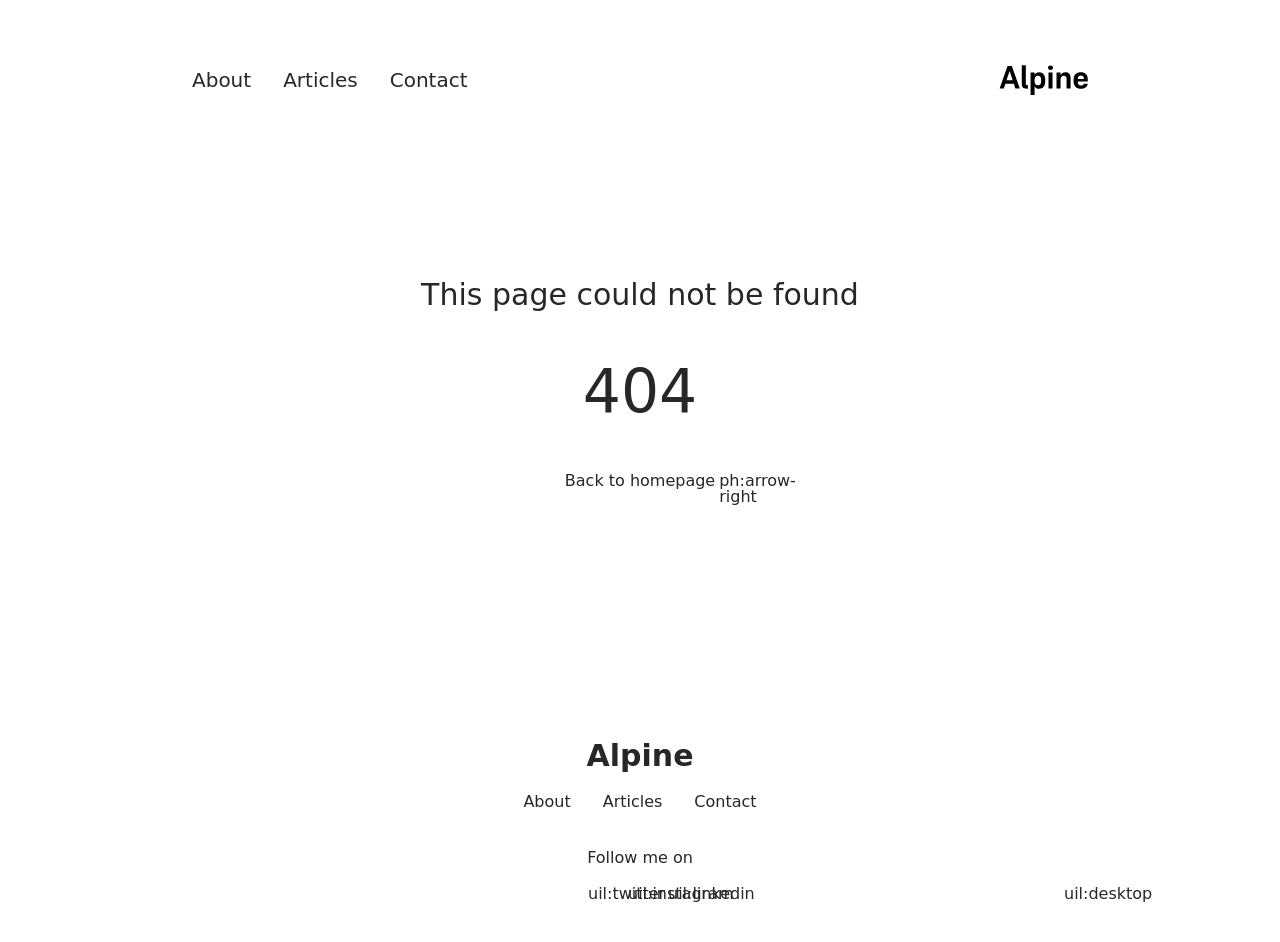
<file: 200.html>
<!DOCTYPE html><html lang="en"><head><meta charset="utf-8">
<meta name="viewport" content="width=device-width, initial-scale=1">
<link rel="stylesheet" href="/_nuxt/entry.8NE_guju.css">
<link rel="modulepreload" as="script" crossorigin href="/_nuxt/entry.piHMjtJQ.js">
<link rel="prefetch" as="style" href="/_nuxt/article.0f_yxKQu.css">
<link rel="prefetch" as="style" href="/_nuxt/ProseA.KSt1KyEu.css">
<link rel="prefetch" as="script" crossorigin href="/_nuxt/article.03e5_qke.js">
<link rel="prefetch" as="script" crossorigin href="/_nuxt/ProseA.Wxh8JNDL.js">
<link rel="prefetch" as="script" crossorigin href="/_nuxt/date.3uOv5BcS.js">
<link rel="prefetch" as="script" crossorigin href="/_nuxt/default.LOH5PLlu.js">
<link rel="prefetch" as="script" crossorigin href="/_nuxt/page.PvZ3QvYi.js">
<link rel="prefetch" as="script" crossorigin href="/_nuxt/client-db.ex8mlr6-.js">
<link rel="prefetch" as="script" crossorigin href="/_nuxt/slugify.kIh9Y0xo.js">
<link rel="prefetch" as="style" href="/_nuxt/useStudio.3MfaGMCn.css">
<link rel="prefetch" as="script" crossorigin href="/_nuxt/useStudio._XvwqSln.js">
<link rel="prefetch" as="script" crossorigin href="/_nuxt/query.VLJ2mpmj.js">
<link rel="prefetch" as="script" crossorigin href="/_nuxt/preview.dbGsIkae.js">
<link rel="prefetch" as="style" href="/_nuxt/error-404._LjjY-y0.css">
<link rel="prefetch" as="script" crossorigin href="/_nuxt/error-404.BqSmLY7t.js">
<link rel="prefetch" as="style" href="/_nuxt/error-500.Ke0_YfD7.css">
<link rel="prefetch" as="script" crossorigin href="/_nuxt/error-500.fUy7qoAT.js">
<script type="module" src="/_nuxt/entry.piHMjtJQ.js" crossorigin></script><style id="pinceau-runtime-hydratable">undefined</style><style id="pinceau-theme">@media { :root {--pinceau-mq: initial; --alpine-readableLine: 68ch;--alpine-backdrop-backgroundColor: #f4f4f5b3;--prose-code-inline-padding: 0.2rem 0.375rem 0.2rem 0.375rem;--prose-code-block-backdropFilter: contrast(1);--prose-code-block-border-style: solid;--prose-code-block-border-width: 1px;--prose-tbody-tr-borderBottom-style: dashed;--prose-tbody-tr-borderBottom-width: 1px;--prose-th-textAlign: inherit;--prose-thead-borderBottom-style: solid;--prose-thead-borderBottom-width: 1px;--prose-thead-border-style: solid;--prose-thead-border-width: 0px;--prose-table-textAlign: start;--prose-hr-width: 1px;--prose-hr-style: solid;--prose-li-listStylePosition: outside;--prose-ol-li-markerColor: currentColor;--prose-ol-paddingInlineStart: 21px;--prose-ol-listStyleType: decimal;--prose-ul-li-markerColor: currentColor;--prose-ul-paddingInlineStart: 21px;--prose-ul-listStyleType: disc;--prose-blockquote-border-style: solid;--prose-blockquote-border-width: 4px;--prose-blockquote-quotes: '201C' '201D' '2018' '2019';--prose-blockquote-paddingInlineStart: 24px;--prose-a-code-color-hover: currentColor;--prose-a-code-color-static: currentColor;--prose-a-hasCode-borderBottom: none;--prose-a-border-distance: 2px;--prose-a-border-color-hover: currentColor;--prose-a-border-color-static: currentColor;--prose-a-border-style-hover: solid;--prose-a-border-style-static: dashed;--prose-a-border-width: 1px;--prose-a-color-static: inherit;--prose-a-textDecoration: none;--prose-h6-margin: 3rem 0 2rem;--prose-h5-margin: 3rem 0 2rem;--prose-h4-margin: 3rem 0 2rem;--prose-h3-margin: 3rem 0 2rem;--prose-h2-margin: 3rem 0 2rem;--prose-h1-margin: 0 0 2rem;--prose-p-fontSize: 18px;--typography-lead-loose: 2;--typography-lead-relaxed: 1.625;--typography-lead-normal: 1.5;--typography-lead-snug: 1.375;--typography-lead-tight: 1.25;--typography-lead-none: 1;--typography-lead-10: 2.5rem;--typography-lead-9: 2.25rem;--typography-lead-8: 2rem;--typography-lead-7: 1.75rem;--typography-lead-6: 1.5rem;--typography-lead-5: 1.25rem;--typography-lead-4: 1rem;--typography-lead-3: .75rem;--typography-lead-2: .5rem;--typography-lead-1: .025rem;--typography-fontWeight-black: 900;--typography-fontWeight-extrabold: 800;--typography-fontWeight-bold: 700;--typography-fontWeight-semibold: 600;--typography-fontWeight-medium: 500;--typography-fontWeight-normal: 400;--typography-fontWeight-light: 300;--typography-fontWeight-extralight: 200;--typography-fontWeight-thin: 100;--typography-fontSize-9xl: 128px;--typography-fontSize-8xl: 96px;--typography-fontSize-7xl: 72px;--typography-fontSize-6xl: 60px;--typography-fontSize-5xl: 48px;--typography-fontSize-4xl: 36px;--typography-fontSize-3xl: 30px;--typography-fontSize-2xl: 24px;--typography-fontSize-xl: 20px;--typography-fontSize-lg: 18px;--typography-fontSize-base: 16px;--typography-fontSize-sm: 14px;--typography-fontSize-xs: 12px;--typography-letterSpacing-wide: 0.025em;--typography-letterSpacing-tight: -0.025em;--typography-verticalMargin-base: 24px;--typography-verticalMargin-sm: 16px;--elements-border-secondary-hover: [object Object];--elements-backdrop-background: #fffc;--elements-backdrop-filter: saturate(200%) blur(20px);--elements-container-maxWidth: 64rem;--lead-loose: 2;--lead-relaxed: 1.625;--lead-normal: 1.5;--lead-snug: 1.375;--lead-tight: 1.25;--lead-none: 1;--lead-10: 2.5rem;--lead-9: 2.25rem;--lead-8: 2rem;--lead-7: 1.75rem;--lead-6: 1.5rem;--lead-5: 1.25rem;--lead-4: 1rem;--lead-3: .75rem;--lead-2: .5rem;--lead-1: .025rem;--letterSpacing-widest: 0.1em;--letterSpacing-wider: 0.05em;--letterSpacing-wide: 0.025em;--letterSpacing-normal: 0em;--letterSpacing-tight: -0.025em;--letterSpacing-tighter: -0.05em;--fontSize-9xl: 8rem;--fontSize-8xl: 6rem;--fontSize-7xl: 4.5rem;--fontSize-6xl: 3.75rem;--fontSize-5xl: 3rem;--fontSize-4xl: 2.25rem;--fontSize-3xl: 1.875rem;--fontSize-2xl: 1.5rem;--fontSize-xl: 1.25rem;--fontSize-lg: 1.125rem;--fontSize-base: 1rem;--fontSize-sm: 0.875rem;--fontSize-xs: 0.75rem;--fontWeight-black: 900;--fontWeight-extrabold: 800;--fontWeight-bold: 700;--fontWeight-semibold: 600;--fontWeight-medium: 500;--fontWeight-normal: 400;--fontWeight-light: 300;--fontWeight-extralight: 200;--fontWeight-thin: 100;--font-mono: ui-monospace, SFMono-Regular, Menlo, Monaco, Consolas, Liberation Mono, Courier New, monospace;--font-serif: ui-serif, Georgia, Cambria, Times New Roman, Times, serif;--font-sans: ui-sans-serif, system-ui, -apple-system, BlinkMacSystemFont, Segoe UI, Roboto, Helvetica Neue, Arial, Noto Sans, sans-serif, Apple Color Emoji, Segoe UI Emoji, Segoe UI Symbol, Noto Color Emoji;--opacity-total: 1;--opacity-high: 0.8;--opacity-medium: 0.5;--opacity-soft: 0.3;--opacity-light: 0.15;--opacity-bright: 0.1;--opacity-noOpacity: 0;--borderWidth-lg: 3px;--borderWidth-md: 2px;--borderWidth-sm: 1px;--borderWidth-noBorder: 0;--space-rem-875: 0.875rem;--space-rem-625: 0.625rem;--space-rem-375: 0.375rem;--space-rem-125: 0.125rem;--space-px: 1px;--space-128: 32rem;--space-96: 24rem;--space-80: 20rem;--space-72: 18rem;--space-64: 16rem;--space-60: 15rem;--space-56: 14rem;--space-52: 13rem;--space-48: 12rem;--space-44: 11rem;--space-40: 10rem;--space-36: 9rem;--space-32: 8rem;--space-28: 7rem;--space-24: 6rem;--space-20: 5rem;--space-16: 4rem;--space-14: 3.5rem;--space-12: 3rem;--space-11: 2.75rem;--space-10: 2.5rem;--space-9: 2.25rem;--space-8: 2rem;--space-7: 1.75rem;--space-6: 1.5rem;--space-5: 1.25rem;--space-4: 1rem;--space-3: 0.75rem;--space-2: 0.5rem;--space-1: 0.25rem;--space-0: 0px;--size-full: 100%;--size-7xl: 80rem;--size-6xl: 72rem;--size-5xl: 64rem;--size-4xl: 56rem;--size-3xl: 48rem;--size-2xl: 42rem;--size-xl: 36rem;--size-lg: 32rem;--size-md: 28rem;--size-sm: 24rem;--size-xs: 20rem;--size-200: 200px;--size-104: 104px;--size-80: 80px;--size-64: 64px;--size-56: 56px;--size-48: 48px;--size-40: 40px;--size-32: 32px;--size-24: 24px;--size-20: 20px;--size-16: 16px;--size-12: 12px;--size-8: 8px;--size-6: 6px;--size-4: 4px;--size-2: 2px;--size-0: 0px;--radii-full: 9999px;--radii-3xl: 1.75rem;--radii-2xl: 1.5rem;--radii-xl: 1rem;--radii-lg: 0.75rem;--radii-md: 0.5rem;--radii-sm: 0.375rem;--radii-xs: 0.25rem;--radii-2xs: 0.125rem;--radii-none: 0px;--shadow-none: 0px 0px 0px 0px transparent;--shadow-lg: 0px 10px 15px -3px #000000, 0px 4px 6px -4px #000000;--shadow-md: 0px 4px 6px -1px #000000, 0px 2px 4px -2px #000000;--shadow-sm: 0px 1px 3px 0px #000000, 0px 1px 2px -1px #000000;--shadow-xs: 0px 1px 2px 0px #000000;--height-screen: 100vh;--width-screen: 100vw;--color-primary-900: #002e38;--color-primary-800: #005c70;--color-primary-700: #008aa9;--color-primary-600: #00b9e1;--color-primary-500: #1ad6ff;--color-primary-400: #40ddff;--color-primary-300: #66e4ff;--color-primary-200: #8deaff;--color-primary-100: #b3f1ff;--color-primary-50: #d9f8ff;--color-ruby-900: #380011;--color-ruby-800: #700021;--color-ruby-700: #a90032;--color-ruby-600: #e10043;--color-ruby-500: #ff1a5e;--color-ruby-400: #ff4079;--color-ruby-300: #ff6694;--color-ruby-200: #ff8dae;--color-ruby-100: #ffb3c9;--color-ruby-50: #ffd9e4;--color-pink-900: #380025;--color-pink-800: #70004b;--color-pink-700: #a90070;--color-pink-600: #e10095;--color-pink-500: #ff1ab2;--color-pink-400: #ff40bf;--color-pink-300: #ff66cc;--color-pink-200: #ff8dd8;--color-pink-100: #ffb3e5;--color-pink-50: #ffd9f2;--color-purple-900: #190038;--color-purple-800: #330070;--color-purple-700: #4c00a9;--color-purple-600: #6500e1;--color-purple-500: #811aff;--color-purple-400: #9640ff;--color-purple-300: #ab66ff;--color-purple-200: #c08dff;--color-purple-100: #d5b3ff;--color-purple-50: #ead9ff;--color-royalblue-900: #0b0531;--color-royalblue-800: #160a62;--color-royalblue-700: #211093;--color-royalblue-600: #2c15c4;--color-royalblue-500: #4127e8;--color-royalblue-400: #614bec;--color-royalblue-300: #806ff0;--color-royalblue-200: #a093f3;--color-royalblue-100: #c0b7f7;--color-royalblue-50: #dfdbfb;--color-indigoblue-900: #001238;--color-indigoblue-800: #002370;--color-indigoblue-700: #0035a9;--color-indigoblue-600: #0047e1;--color-indigoblue-500: #1a62ff;--color-indigoblue-400: #407cff;--color-indigoblue-300: #6696ff;--color-indigoblue-200: #8db0ff;--color-indigoblue-100: #b3cbff;--color-indigoblue-50: #d9e5ff;--color-blue-900: #002438;--color-blue-800: #004870;--color-blue-700: #006ca9;--color-blue-600: #0090e1;--color-blue-500: #1aadff;--color-blue-400: #40bbff;--color-blue-300: #66c8ff;--color-blue-200: #8dd6ff;--color-blue-100: #b3e4ff;--color-blue-50: #d9f1ff;--color-lightblue-900: #002e38;--color-lightblue-800: #005c70;--color-lightblue-700: #008aa9;--color-lightblue-600: #00b9e1;--color-lightblue-500: #1ad6ff;--color-lightblue-400: #40ddff;--color-lightblue-300: #66e4ff;--color-lightblue-200: #8deaff;--color-lightblue-100: #b3f1ff;--color-lightblue-50: #d9f8ff;--color-teal-900: #062a28;--color-teal-800: #0b544f;--color-teal-700: #117d77;--color-teal-600: #16a79e;--color-teal-500: #1cd1c6;--color-teal-400: #36e4da;--color-teal-300: #5fe9e1;--color-teal-200: #87efe9;--color-teal-100: #aff4f0;--color-teal-50: #d7faf8;--color-pear-900: #2a2b09;--color-pear-800: #545512;--color-pear-700: #7e801b;--color-pear-600: #a8aa24;--color-pear-500: #d0d32f;--color-pear-400: #d8da52;--color-pear-300: #e0e274;--color-pear-200: #e8e997;--color-pear-100: #eff0ba;--color-pear-50: #f7f8dc;--color-red-900: #380300;--color-red-800: #700700;--color-red-700: #a90a00;--color-red-600: #e10e00;--color-red-500: #ff281a;--color-red-400: #ff4c40;--color-red-300: #ff7066;--color-red-200: #ff948d;--color-red-100: #ffb7b3;--color-red-50: #ffdbd9;--color-orange-900: #381800;--color-orange-800: #702f00;--color-orange-700: #a94700;--color-orange-600: #e15e00;--color-orange-500: #ff7a1a;--color-orange-400: #ff9040;--color-orange-300: #ffa666;--color-orange-200: #ffbd8d;--color-orange-100: #ffd3b3;--color-orange-50: #ffe9d9;--color-yellow-900: #362b03;--color-yellow-800: #6d5605;--color-yellow-700: #a38108;--color-yellow-600: #daac0a;--color-yellow-500: #f5c828;--color-yellow-400: #f7d14c;--color-yellow-300: #f8da70;--color-yellow-200: #fae393;--color-yellow-100: #fcedb7;--color-yellow-50: #fdf6db;--color-green-900: #003f25;--color-green-800: #005e38;--color-green-700: #007e4a;--color-green-600: #009d5d;--color-green-500: #00bd6f;--color-green-400: #00dc82;--color-green-300: #30ffaa;--color-green-200: #83ffcc;--color-green-100: #acffdd;--color-green-50: #d6ffee;--color-gray-900: #18181B;--color-gray-800: #27272A;--color-gray-700: #3f3f46;--color-gray-600: #52525B;--color-gray-500: #71717A;--color-gray-400: #a1a1aa;--color-gray-300: #D4d4d8;--color-gray-200: #e4e4e7;--color-gray-100: #f4f4f5;--color-gray-50: #fafafa;--color-black: #0c0c0d;--color-white: #FFFFFF;--media-portrait: only screen and (orientation: portrait);--media-landscape: only screen and (orientation: landscape);--media-rm: (prefers-reduced-motion: reduce);--media-2xl: (min-width: 1536px);--media-xl: (min-width: 1280px);--media-lg: (min-width: 1024px);--media-md: (min-width: 768px);--media-sm: (min-width: 640px);--media-xs: (min-width: 475px);--alpine-body-color: var(--color-gray-800);--alpine-body-backgroundColor: var(--color-white);--prose-code-inline-fontWeight: var(--typography-fontWeight-normal);--prose-code-inline-fontSize: var(--typography-fontSize-sm);--prose-code-inline-borderRadius: var(--radii-xs);--prose-code-block-pre-padding: var(--typography-verticalMargin-sm);--prose-code-block-margin: var(--typography-verticalMargin-base) 0;--prose-code-block-fontSize: var(--typography-fontSize-sm);--prose-tbody-code-inline-fontSize: var(--typography-fontSize-sm);--prose-tbody-td-padding: var(--typography-verticalMargin-sm);--prose-th-fontWeight: var(--typography-fontWeight-semibold);--prose-th-padding: 0 var(--typography-verticalMargin-sm) var(--typography-verticalMargin-sm) var(--typography-verticalMargin-sm);--prose-table-lineHeight: var(--typography-lead-6);--prose-table-fontSize: var(--typography-fontSize-sm);--prose-table-margin: var(--typography-verticalMargin-base) 0;--prose-hr-margin: var(--typography-verticalMargin-base) 0;--prose-li-margin: var(--typography-verticalMargin-sm) 0;--prose-ol-margin: var(--typography-verticalMargin-base) 0;--prose-ul-margin: var(--typography-verticalMargin-base) 0;--prose-blockquote-margin: var(--typography-verticalMargin-base) 0;--prose-a-code-border-style: var(--prose-a-border-style-static);--prose-a-code-border-width: var(--prose-a-border-width);--prose-a-fontWeight: var(--typography-fontWeight-medium);--prose-img-margin: var(--typography-verticalMargin-base) 0;--prose-strong-fontWeight: var(--typography-fontWeight-semibold);--prose-h6-iconSize: var(--typography-fontSize-base);--prose-h6-fontWeight: var(--typography-fontWeight-semibold);--prose-h6-lineHeight: var(--typography-lead-normal);--prose-h6-fontSize: var(--typography-fontSize-lg);--prose-h5-iconSize: var(--typography-fontSize-lg);--prose-h5-fontWeight: var(--typography-fontWeight-semibold);--prose-h5-lineHeight: var(--typography-lead-snug);--prose-h5-fontSize: var(--typography-fontSize-xl);--prose-h4-iconSize: var(--typography-fontSize-lg);--prose-h4-letterSpacing: var(--typography-letterSpacing-tight);--prose-h4-fontWeight: var(--typography-fontWeight-semibold);--prose-h4-lineHeight: var(--typography-lead-snug);--prose-h4-fontSize: var(--typography-fontSize-2xl);--prose-h3-iconSize: var(--typography-fontSize-xl);--prose-h3-letterSpacing: var(--typography-letterSpacing-tight);--prose-h3-fontWeight: var(--typography-fontWeight-semibold);--prose-h3-lineHeight: var(--typography-lead-snug);--prose-h3-fontSize: var(--typography-fontSize-3xl);--prose-h2-iconSize: var(--typography-fontSize-2xl);--prose-h2-letterSpacing: var(--typography-letterSpacing-tight);--prose-h2-fontWeight: var(--typography-fontWeight-semibold);--prose-h2-lineHeight: var(--typography-lead-tight);--prose-h2-fontSize: var(--typography-fontSize-4xl);--prose-h1-iconSize: var(--typography-fontSize-3xl);--prose-h1-letterSpacing: var(--typography-letterSpacing-tight);--prose-h1-fontWeight: var(--typography-fontWeight-bold);--prose-h1-lineHeight: var(--typography-lead-tight);--prose-h1-fontSize: var(--typography-fontSize-5xl);--prose-p-br-margin: var(--typography-verticalMargin-base) 0 0 0;--prose-p-margin: var(--typography-verticalMargin-base) 0;--prose-p-lineHeight: var(--typography-lead-normal);--typography-color-primary-900: var(--color-primary-900);--typography-color-primary-800: var(--color-primary-800);--typography-color-primary-700: var(--color-primary-700);--typography-color-primary-600: var(--color-primary-600);--typography-color-primary-500: var(--color-primary-500);--typography-color-primary-400: var(--color-primary-400);--typography-color-primary-300: var(--color-primary-300);--typography-color-primary-200: var(--color-primary-200);--typography-color-primary-100: var(--color-primary-100);--typography-color-primary-50: var(--color-primary-50);--typography-font-code: var(--font-mono);--typography-font-body: var(--font-sans);--typography-font-display: var(--font-sans);--typography-body-backgroundColor: var(--color-white);--typography-body-color: var(--color-black);--elements-state-danger-borderColor-secondary: var(--color-red-200);--elements-state-danger-borderColor-primary: var(--color-red-100);--elements-state-danger-backgroundColor-secondary: var(--color-red-100);--elements-state-danger-backgroundColor-primary: var(--color-red-50);--elements-state-danger-color-secondary: var(--color-red-600);--elements-state-danger-color-primary: var(--color-red-500);--elements-state-warning-borderColor-secondary: var(--color-yellow-200);--elements-state-warning-borderColor-primary: var(--color-yellow-100);--elements-state-warning-backgroundColor-secondary: var(--color-yellow-100);--elements-state-warning-backgroundColor-primary: var(--color-yellow-50);--elements-state-warning-color-secondary: var(--color-yellow-700);--elements-state-warning-color-primary: var(--color-yellow-600);--elements-state-success-borderColor-secondary: var(--color-green-200);--elements-state-success-borderColor-primary: var(--color-green-100);--elements-state-success-backgroundColor-secondary: var(--color-green-100);--elements-state-success-backgroundColor-primary: var(--color-green-50);--elements-state-success-color-secondary: var(--color-green-600);--elements-state-success-color-primary: var(--color-green-500);--elements-state-info-borderColor-secondary: var(--color-blue-200);--elements-state-info-borderColor-primary: var(--color-blue-100);--elements-state-info-backgroundColor-secondary: var(--color-blue-100);--elements-state-info-backgroundColor-primary: var(--color-blue-50);--elements-state-info-color-secondary: var(--color-blue-600);--elements-state-info-color-primary: var(--color-blue-500);--elements-state-primary-borderColor-secondary: var(--color-primary-200);--elements-state-primary-borderColor-primary: var(--color-primary-100);--elements-state-primary-backgroundColor-secondary: var(--color-primary-100);--elements-state-primary-backgroundColor-primary: var(--color-primary-50);--elements-state-primary-color-secondary: var(--color-primary-700);--elements-state-primary-color-primary: var(--color-primary-600);--elements-surface-secondary-backgroundColor: var(--color-gray-200);--elements-surface-primary-backgroundColor: var(--color-gray-100);--elements-surface-background-base: var(--color-gray-100);--elements-border-secondary-static: var(--color-gray-200);--elements-border-primary-hover: var(--color-gray-200);--elements-border-primary-static: var(--color-gray-100);--elements-container-padding-md: var(--space-16);--elements-container-padding-sm: var(--space-12);--elements-container-padding-xs: var(--space-8);--elements-container-padding-mobile: var(--space-6);--elements-text-secondary-color-hover: var(--color-gray-700);--elements-text-secondary-color-static: var(--color-gray-500);--elements-text-primary-color-static: var(--color-gray-900);--text-6xl-lineHeight: var(--lead-none);--text-6xl-fontSize: var(--fontSize-6xl);--text-5xl-lineHeight: var(--lead-none);--text-5xl-fontSize: var(--fontSize-5xl);--text-4xl-lineHeight: var(--lead-10);--text-4xl-fontSize: var(--fontSize-4xl);--text-3xl-lineHeight: var(--lead-9);--text-3xl-fontSize: var(--fontSize-3xl);--text-2xl-lineHeight: var(--lead-8);--text-2xl-fontSize: var(--fontSize-2xl);--text-xl-lineHeight: var(--lead-7);--text-xl-fontSize: var(--fontSize-xl);--text-lg-lineHeight: var(--lead-7);--text-lg-fontSize: var(--fontSize-lg);--text-base-lineHeight: var(--lead-6);--text-base-fontSize: var(--fontSize-base);--text-sm-lineHeight: var(--lead-5);--text-sm-fontSize: var(--fontSize-sm);--text-xs-lineHeight: var(--lead-4);--text-xs-fontSize: var(--fontSize-xs);--shadow-2xl: 0px 25px 50px -12px var(--color-gray-900);--shadow-xl: 0px 20px 25px -5px var(--color-gray-400), 0px 8px 10px -6px #000000;--color-secondary-900: var(--color-gray-900);--color-secondary-800: var(--color-gray-800);--color-secondary-700: var(--color-gray-700);--color-secondary-600: var(--color-gray-600);--color-secondary-500: var(--color-gray-500);--color-secondary-400: var(--color-gray-400);--color-secondary-300: var(--color-gray-300);--color-secondary-200: var(--color-gray-200);--color-secondary-100: var(--color-gray-100);--color-secondary-50: var(--color-gray-50);--prose-a-code-background-hover: var(--typography-color-primary-50);--prose-a-code-border-color-hover: var(--typography-color-primary-500);--prose-a-color-hover: var(--typography-color-primary-500);--typography-color-secondary-900: var(--color-secondary-900);--typography-color-secondary-800: var(--color-secondary-800);--typography-color-secondary-700: var(--color-secondary-700);--typography-color-secondary-600: var(--color-secondary-600);--typography-color-secondary-500: var(--color-secondary-500);--typography-color-secondary-400: var(--color-secondary-400);--typography-color-secondary-300: var(--color-secondary-300);--typography-color-secondary-200: var(--color-secondary-200);--typography-color-secondary-100: var(--color-secondary-100);--typography-color-secondary-50: var(--color-secondary-50);--prose-code-inline-backgroundColor: var(--typography-color-secondary-100);--prose-code-inline-color: var(--typography-color-secondary-700);--prose-code-block-backgroundColor: var(--typography-color-secondary-100);--prose-code-block-color: var(--typography-color-secondary-700);--prose-code-block-border-color: var(--typography-color-secondary-200);--prose-tbody-tr-borderBottom-color: var(--typography-color-secondary-200);--prose-th-color: var(--typography-color-secondary-600);--prose-thead-borderBottom-color: var(--typography-color-secondary-200);--prose-thead-border-color: var(--typography-color-secondary-300);--prose-hr-color: var(--typography-color-secondary-200);--prose-blockquote-border-color: var(--typography-color-secondary-200);--prose-blockquote-color: var(--typography-color-secondary-500);--prose-a-code-border-color-static: var(--typography-color-secondary-400); } }@media { :root.dark {--pinceau-mq: dark; --alpine-backdrop-backgroundColor: #18181bb3;--prose-code-block-backdropFilter: contrast(1);--prose-ol-li-markerColor: currentColor;--prose-ul-li-markerColor: currentColor;--prose-a-code-color-hover: currentColor;--prose-a-code-color-static: currentColor;--prose-a-border-color-hover: currentColor;--prose-a-border-color-static: currentColor;--prose-a-color-static: inherit;--elements-backdrop-background: #0c0d0ccc;--alpine-body-color: var(--color-gray-200);--alpine-body-backgroundColor: var(--color-black);--typography-body-backgroundColor: var(--color-black);--typography-body-color: var(--color-white);--elements-state-danger-borderColor-secondary: var(--color-red-700);--elements-state-danger-borderColor-primary: var(--color-red-800);--elements-state-danger-backgroundColor-secondary: var(--color-red-800);--elements-state-danger-backgroundColor-primary: var(--color-red-900);--elements-state-danger-color-secondary: var(--color-red-200);--elements-state-danger-color-primary: var(--color-red-300);--elements-state-warning-borderColor-secondary: var(--color-yellow-700);--elements-state-warning-borderColor-primary: var(--color-yellow-800);--elements-state-warning-backgroundColor-secondary: var(--color-yellow-800);--elements-state-warning-backgroundColor-primary: var(--color-yellow-900);--elements-state-warning-color-secondary: var(--color-yellow-200);--elements-state-warning-color-primary: var(--color-yellow-400);--elements-state-success-borderColor-secondary: var(--color-green-700);--elements-state-success-borderColor-primary: var(--color-green-800);--elements-state-success-backgroundColor-secondary: var(--color-green-800);--elements-state-success-backgroundColor-primary: var(--color-green-900);--elements-state-success-color-secondary: var(--color-green-200);--elements-state-success-color-primary: var(--color-green-400);--elements-state-info-borderColor-secondary: var(--color-blue-700);--elements-state-info-borderColor-primary: var(--color-blue-800);--elements-state-info-backgroundColor-secondary: var(--color-blue-800);--elements-state-info-backgroundColor-primary: var(--color-blue-900);--elements-state-info-color-secondary: var(--color-blue-200);--elements-state-info-color-primary: var(--color-blue-400);--elements-state-primary-borderColor-secondary: var(--color-primary-700);--elements-state-primary-borderColor-primary: var(--color-primary-800);--elements-state-primary-backgroundColor-secondary: var(--color-primary-800);--elements-state-primary-backgroundColor-primary: var(--color-primary-900);--elements-state-primary-color-secondary: var(--color-primary-200);--elements-state-primary-color-primary: var(--color-primary-400);--elements-surface-secondary-backgroundColor: var(--color-gray-800);--elements-surface-primary-backgroundColor: var(--color-gray-900);--elements-surface-background-base: var(--color-gray-900);--elements-border-secondary-static: var(--color-gray-800);--elements-border-primary-hover: var(--color-gray-800);--elements-border-primary-static: var(--color-gray-900);--elements-text-secondary-color-hover: var(--color-gray-200);--elements-text-secondary-color-static: var(--color-gray-400);--elements-text-primary-color-static: var(--color-gray-50);--prose-a-code-background-hover: var(--typography-color-primary-900);--prose-a-code-border-color-hover: var(--typography-color-primary-600);--prose-a-color-hover: var(--typography-color-primary-400);--prose-code-inline-backgroundColor: var(--typography-color-secondary-800);--prose-code-inline-color: var(--typography-color-secondary-200);--prose-code-block-backgroundColor: var(--typography-color-secondary-900);--prose-code-block-color: var(--typography-color-secondary-200);--prose-code-block-border-color: var(--typography-color-secondary-800);--prose-tbody-tr-borderBottom-color: var(--typography-color-secondary-800);--prose-th-color: var(--typography-color-secondary-400);--prose-thead-borderBottom-color: var(--typography-color-secondary-800);--prose-thead-border-color: var(--typography-color-secondary-600);--prose-hr-color: var(--typography-color-secondary-800);--prose-blockquote-border-color: var(--typography-color-secondary-700);--prose-blockquote-color: var(--typography-color-secondary-400);--prose-a-code-border-color-static: var(--typography-color-secondary-600); } }</style><script>"use strict";(()=>{const a=window,e=document.documentElement,m=["dark","light"],c=window&&window.localStorage&&window.localStorage.getItem&&window.localStorage.getItem("nuxt-color-mode")||"system";let n=c==="system"?d():c;const l=e.getAttribute("data-color-mode-forced");l&&(n=l),i(n),a["__NUXT_COLOR_MODE__"]={preference:c,value:n,getColorScheme:d,addColorScheme:i,removeColorScheme:f};function i(o){const t=""+o+"",s="";e.classList?e.classList.add(t):e.className+=" "+t,s&&e.setAttribute("data-"+s,o)}function f(o){const t=""+o+"",s="";e.classList?e.classList.remove(t):e.className=e.className.replace(new RegExp(t,"g"),""),s&&e.removeAttribute("data-"+s)}function r(o){return a.matchMedia("(prefers-color-scheme"+o+")")}function d(){if(a.matchMedia&&r("").media!=="not all"){for(const o of m)if(r(":"+o).matches)return o}return"light"}})();
</script></head><body><div id="__nuxt"></div><script type="application/json" id="__NUXT_DATA__" data-ssr="false">[{"_errors":1,"serverRendered":2,"data":3,"state":4,"once":5},{},false,{},{},["Set"]]</script>
<script>window.__NUXT__={};window.__NUXT__.config={public:{FORMSPREE_URL:"",plausible:{hashMode:false,trackLocalhost:false,domain:"",apiHost:"https://plausible.io",autoPageviews:true,autoOutboundTracking:false},studio:{apiURL:"https://api.nuxt.studio"},mdc:{components:{prose:true,map:{p:"prose-p",a:"prose-a",blockquote:"prose-blockquote","code-inline":"prose-code-inline",code:"ProseCodeInline",em:"prose-em",h1:"prose-h1",h2:"prose-h2",h3:"prose-h3",h4:"prose-h4",h5:"prose-h5",h6:"prose-h6",hr:"prose-hr",img:"prose-img",ul:"prose-ul",ol:"prose-ol",li:"prose-li",strong:"prose-strong",table:"prose-table",thead:"prose-thead",tbody:"prose-tbody",td:"prose-td",th:"prose-th",tr:"prose-tr"}},headings:{anchorLinks:{h1:false,h2:true,h3:true,h4:true,h5:false,h6:false}}},content:{locales:[],defaultLocale:"",integrity:1705079121849,experimental:{stripQueryParameters:false,advanceQuery:false,clientDB:false},respectPathCase:false,api:{baseURL:"/api/_content"},navigation:{fields:["navTitle","layout"]},tags:{p:"prose-p",a:"prose-a",blockquote:"prose-blockquote","code-inline":"prose-code-inline",code:"ProseCodeInline",em:"prose-em",h1:"prose-h1",h2:"prose-h2",h3:"prose-h3",h4:"prose-h4",h5:"prose-h5",h6:"prose-h6",hr:"prose-hr",img:"prose-img",ul:"prose-ul",ol:"prose-ol",li:"prose-li",strong:"prose-strong",table:"prose-table",thead:"prose-thead",tbody:"prose-tbody",td:"prose-td",th:"prose-th",tr:"prose-tr"},highlight:{theme:{default:"github-light",dark:"github-dark"},preload:["json","js","ts","html","css","vue","diff","shell","markdown","yaml","bash","ini","c","cpp"]},wsUrl:"",documentDriven:{page:true,navigation:true,surround:true,globals:{},layoutFallbacks:["theme"],injectPage:true},host:"",trailingSlash:false,search:"",contentHead:true,anchorLinks:{depth:4,exclude:[1]}}},app:{baseURL:"/",buildAssetsDir:"/_nuxt/",cdnURL:""}}</script></body></html>
</file>
<file: _nuxt/entry.8NE_guju.css>
body{background-color:var(--alpine-body-backgroundColor);color:var(--alpine-body-color)}.light-img{display:block}.dark-img{display:none}@media (prefers-color-scheme:dark){html:not(.light) .dark-img{display:block}html:not(.light) .light-img{display:none}}html.dark .dark-img{display:block}html.dark .light-img{display:none}html{-webkit-font-smoothing:antialiased;-moz-osx-font-smoothing:grayscale}.sr-only{height:1px!important;margin:-1px!important;overflow:hidden!important;padding:0!important;position:absolute!important;width:1px!important;clip:rect(0,0,0,0)!important;border:0!important;white-space:nowrap!important}*,:after,:before{border:0 solid #e5e7eb;box-sizing:border-box}html{line-height:1.5;-webkit-text-size-adjust:100%;font-family:ui-sans-serif,system-ui,-apple-system,BlinkMacSystemFont,Segoe UI,Roboto,Helvetica Neue,Arial,Noto Sans,sans-serif,Apple Color Emoji,Segoe UI Emoji,Segoe UI Symbol,Noto Color Emoji;-moz-tab-size:4;-o-tab-size:4;tab-size:4}body{line-height:inherit;margin:0}hr{border-top-width:1px;color:inherit;height:0}abbr:where([title]){-webkit-text-decoration:underline dotted;text-decoration:underline dotted}h1,h2,h3,h4,h5,h6{font-size:inherit;font-weight:inherit}a{color:inherit;text-decoration:inherit}b,strong{font-weight:bolder}code,kbd,pre,samp{font-family:ui-monospace,SFMono-Regular,Menlo,Monaco,Consolas,Liberation Mono,Courier New,monospace;font-size:1em}small{font-size:80%}sub,sup{font-size:75%;line-height:0;position:relative;vertical-align:baseline}sub{bottom:-.25em}sup{top:-.5em}table{border-collapse:collapse;border-color:inherit;text-indent:0}button,input,optgroup,select,textarea{color:inherit;font-family:inherit;font-size:100%;font-weight:inherit;line-height:inherit;margin:0;padding:0}button,select{text-transform:none}[type=button],[type=reset],[type=submit],button{-webkit-appearance:button;background-color:transparent;background-image:none}:-moz-focusring{outline:auto}:-moz-ui-invalid{box-shadow:none}progress{vertical-align:baseline}::-webkit-inner-spin-button,::-webkit-outer-spin-button{height:auto}[type=search]{-webkit-appearance:textfield;outline-offset:-2px}::-webkit-search-decoration{-webkit-appearance:none}::-webkit-file-upload-button{-webkit-appearance:button;font:inherit}summary{display:list-item}blockquote,dd,dl,figure,h1,h2,h3,h4,h5,h6,hr,p,pre{margin:0}fieldset{margin:0}fieldset,legend{padding:0}menu,ol,ul{list-style:none;margin:0;padding:0}textarea{resize:vertical}input::-moz-placeholder,textarea::-moz-placeholder{color:#9ca3af;opacity:1}input::placeholder,textarea::placeholder{color:#9ca3af;opacity:1}[role=button],button{cursor:pointer}:disabled{cursor:default}audio,canvas,embed,iframe,img,object,svg,video{display:block;vertical-align:middle}img,video{height:auto;max-width:100%}[hidden]{display:none}.nuxt-progress{background:repeating-linear-gradient(90deg,#00dc82 0,#34cdfe 50%,#0047e1);left:0;opacity:1;position:fixed;right:0;top:0;transition:width .1s,height .4s,opacity .4s;width:0;z-index:999999}nav ul[data-v-75869721]{display:flex;flex-direction:column;gap:var(--space-4);justify-content:center;width:100%}@media (min-width:640px){nav ul[data-v-75869721]{flex-direction:row;gap:var(--space-8)}}nav ul a[data-v-75869721]{position:relative}nav ul a.router-link-active[data-v-75869721]{color:var(--color-primary-500)}nav ul a .underline-fx[data-v-75869721]{background-color:currentColor;bottom:-4px;height:1px;position:absolute;transition:width .2s ease-in-out;width:0}a:hover :is(nav ul a .underline-fx):is(nav ul a .underline-fx[data-v-75869721]){width:100%}header[data-v-2034c1c6]{--header-padding:var(--space-16);--logo-height:var(--space-8);align-items:center;display:grid;gap:var(--space-4);grid-template-columns:repeat(12,minmax(0,1fr));padding-bottom:var(--header-padding);padding-top:var(--header-padding);position:relative}header .menu[data-v-2034c1c6]{display:flex;position:absolute}header .menu[data-v-2034c1c6] :hover{color:var(--color-primary-500)}.left :is(header .menu):is(header .menu[data-v-2034c1c6]){right:0}@media (min-width:640px){header .menu[data-v-2034c1c6]{display:none}}header .overlay[data-v-2034c1c6]{-webkit-backdrop-filter:blur(20px);backdrop-filter:blur(20px);background-color:var(--alpine-backdrop-backgroundColor);border:1px solid var(--color-gray-200);border-radius:var(--radii-md);font-size:var(--text-lg-fontSize);font-weight:var(--fontWeight-medium);line-height:var(--text-lg-lineHeight);padding:var(--space-6);padding-right:var(--space-24);perspective:2000px;position:absolute;top:calc(var(--header-padding) + var(--logo-height) + var(--space-2));transform-origin:top;transition:all .25s;will-change:opacity,transform}header .overlay[data-v-2034c1c6]:not(.show){opacity:0;transform:translateY(-10px) rotateY(-8deg) rotateX(-20deg)}.left :is(header .overlay:not(.show)):is(header .overlay[data-v-2034c1c6]:not(.show)){transform:translateY(-10px) rotateY(8deg) rotateX(-20deg)}header .overlay[data-v-2034c1c6]:not(.show){pointer-events:none}.left :is(header .overlay):is(header .overlay[data-v-2034c1c6]){padding:var(--space-6);padding-left:var(--space-16);right:0;text-align:right}@media (min-width:640px){header .overlay[data-v-2034c1c6]{display:none}}:root.dark header .overlay[data-v-2034c1c6]{border-color:var(--color-gray-800)}header .logo[data-v-2034c1c6]{display:flex;grid-column:span 12/span 12;height:var(--logo-height)}header .logo a[data-v-2034c1c6]{display:flex}.center :is(header .logo):is(header .logo[data-v-2034c1c6]){grid-column:span 12/span 12;justify-content:center}.right :is(header .logo):is(header .logo[data-v-2034c1c6]){justify-content:flex-end}@media (min-width:640px){header .logo[data-v-2034c1c6]{grid-column:span 4/span 4;grid-column-start:auto}.right :is(header .logo):is(header .logo[data-v-2034c1c6]){order:2}}header .logo .fallback[data-v-2034c1c6]{font-size:var(--text-2xl-fontSize);font-weight:var(--fontWeight-semibold);line-height:var(--text-2xl-lineHeight)}header .main-nav[data-v-2034c1c6]{display:none}@media (min-width:640px){header .main-nav[data-v-2034c1c6]{display:flex;font-size:var(--text-xl-fontSize);font-weight:var(--fontWeight-medium);grid-column:span 8/span 8;line-height:var(--text-xl-lineHeight)}.center :is(header .main-nav):is(header .main-nav[data-v-2034c1c6]){grid-column:span 12/span 12;justify-content:center}.right :is(header .main-nav):is(header .main-nav[data-v-2034c1c6]){justify-content:flex-start}.left :is(header .main-nav):is(header .main-nav[data-v-2034c1c6]){justify-content:flex-end}}.icon[data-v-ecaac7a6]{display:inline-block;vertical-align:middle}a[data-v-fb60acf9]{--social-icon-size:24px;display:flex;height:24px;height:var(--social-icon-size);width:24px;width:var(--social-icon-size)}a[data-v-fb60acf9] :hover{color:var(--color-primary-500)}a svg[data-v-fb60acf9]{height:100%;width:100%}button[data-v-3fc750bd]{display:flex;--color-mode-switcher-size:24px;height:24px;height:var(--color-mode-switcher-size);width:24px;width:var(--color-mode-switcher-size)}button[data-v-3fc750bd] :hover{color:var(--color-primary-500)}button svg[data-v-3fc750bd]{height:100%;width:100%}footer[data-v-c7660544]{align-items:center;display:flex;flex-direction:column;margin-top:var(--space-24);padding-bottom:var(--space-8);padding-top:var(--space-8)}footer.left[data-v-c7660544]{align-items:flex-start}footer.right[data-v-c7660544]{align-items:flex-end}@media (min-width:768px){footer[data-v-c7660544]{min-height:var(--space-36)}}footer .credits[data-v-c7660544]{font-size:var(--text-3xl-fontSize);font-weight:var(--fontWeight-bold);line-height:var(--text-3xl-lineHeight);margin-bottom:var(--space-4)}footer .navigation[data-v-c7660544]{display:none}@media (min-width:640px){footer .navigation[data-v-c7660544]{display:flex;font-size:var(--text-base-fontSize);font-weight:var(--fontWeight-medium);line-height:var(--text-base-lineHeight);margin-bottom:var(--space-8)}}footer .message[data-v-c7660544]{margin-bottom:var(--space-4);text-align:center}footer .icons[data-v-c7660544]{display:grid;gap:var(--space-4);grid-template-columns:repeat(12,minmax(0,1fr));width:100%}.left :is(footer .icons):is(footer .icons[data-v-c7660544]){align-items:center;display:flex;justify-content:space-between}.right :is(footer .icons):is(footer .icons[data-v-c7660544]){align-items:center;display:flex;flex-direction:row-reverse;justify-content:space-between}footer .icons .social[data-v-c7660544]{display:flex;gap:var(--space-4);grid-column:span 12/span 12;justify-content:center}@media (min-width:475px){footer .icons .social[data-v-c7660544]{grid-column:span 4/span 4;grid-column-start:5}}footer .icons .color-mode-switch[data-v-c7660544]{display:flex;grid-column:span 12/span 12;justify-content:center}@media (min-width:475px){footer .icons .color-mode-switch[data-v-c7660544]{grid-column:span 2/span 2;grid-column-start:11;justify-content:flex-end}}.container[data-v-0ef1b576]{margin-inline-end:auto;margin-inline-start:auto;width:100%}.app-layout[data-v-6421c844]{min-width:var(--size-xs)}html{font-family:var(--font-sans)}
</file>
<file: _nuxt/DocumentDrivenNotFound.n-bBYMyl.css>
section[data-v-8ef0d8dd]{align-items:center;display:flex;flex-direction:column;justify-content:center;min-height:50vh}section .message[data-v-8ef0d8dd]{font-size:var(--text-3xl-fontSize);font-weight:var(--fontWeight-medium);line-height:var(--text-3xl-lineHeight)}section .status[data-v-8ef0d8dd]{font-size:var(--text-6xl-fontSize);line-height:var(--text-6xl-lineHeight);margin-bottom:var(--space-12);margin-top:var(--space-12)}section a[data-v-8ef0d8dd]{align-items:center;display:flex;position:relative}section a .icon[data-v-8ef0d8dd]{height:var(--space-5);position:absolute;right:calc(0px - var(--space-1));transform:translate(100%);width:var(--space-5)}
</file>
<file: _nuxt/Hero.ZyTraj1G.css>
.hero .layout[data-v-b80f3750]{display:grid;gap:var(--space-8);grid-template-columns:repeat(1,minmax(0,1fr))}@media (min-width:1024px){.hero .layout[data-v-b80f3750]{grid-template-columns:repeat(2,minmax(0,1fr))}}.hero .layout .title[data-v-b80f3750]{font-size:var(--text-4xl-fontSize);font-weight:var(--fontWeight-bold);line-height:var(--text-4xl-lineHeight)}.hero .layout .description[data-v-b80f3750]{font-size:var(--text-xl-fontSize);line-height:var(--text-xl-lineHeight);margin-top:var(--space-3)}.hero .layout img[data-v-b80f3750]{aspect-ratio:16/9;border-radius:var(--radii-md);-o-object-fit:cover;object-fit:cover;width:100%}.hero .layout img.left[data-v-b80f3750]{order:-1}
</file>
<file: _nuxt/ProseUl.I7SZkGOF.css>
ul[data-v-a0bde633]{font-family:var(--typography-font-body);list-style-type:var(--prose-ul-listStyleType);margin:var(--prose-ul-margin);padding-inline-start:var(--prose-ul-paddingInlineStart)}ul[data-v-a0bde633]>li::marker{color:var(--prose-ul-li-markerColor)}ul[data-v-a0bde633]>li ol,ul[data-v-a0bde633]>li ul{margin:0}
</file>
<file: _nuxt/ProseLi.JvGtlh8X.css>
li[data-v-b80c763f]{font-family:var(--typography-font-body);list-style-position:var(--prose-li-listStylePosition);margin:var(--prose-li-margin)}
</file>
<file: _nuxt/ProseA.KSt1KyEu.css>
a[data-v-a0546f4c]{border-bottom:var(--prose-a-border-width) var(--prose-a-border-style-static) var(--prose-a-border-color-static);color:var(--prose-a-color-static);font-family:var(--typography-font-body);font-weight:var(--prose-a-fontWeight);padding-bottom:var(--prose-a-border-distance);-webkit-text-decoration:var(--prose-a-textDecoration);text-decoration:var(--prose-a-textDecoration)}a[data-v-a0546f4c]:hover{border-color:var(--prose-a-border-color-hover);border-style:var(--prose-a-border-style-hover);color:var(--prose-a-color-hover)}a[data-v-a0546f4c]:has(img){border-width:0}a[data-v-a0546f4c]:has(code){border-bottom:var(--prose-a-hasCode-borderBottom)}a[data-v-a0546f4c]:has(code) code{border-color:var(--prose-a-code-border-color-static);border-style:var(--prose-a-code-border-style);border-width:var(--prose-a-code-border-width);color:var(--prose-a-code-color-static)}a[data-v-a0546f4c]:has(code):hover{border-bottom:var(--prose-a-hasCode-borderBottom)}a[data-v-a0546f4c]:has(code):hover code{background-color:var(--prose-a-code-background-hover);border-color:var(--prose-a-code-border-color-hover);color:var(--prose-a-code-color-hover)}
</file>
<file: _nuxt/ProseStrong.GTl-jRAc.css>
strong[data-v-67deca71]{font-family:var(--typography-font-body);font-weight:var(--prose-strong-fontWeight)}
</file>
<file: _nuxt/ProseP.qPNhBo8b.css>
p[data-v-15e6ff39]{font-family:var(--typography-font-body);font-size:var(--prose-p-fontSize);line-height:var(--prose-p-lineHeight);margin:var(--prose-p-margin)}p[data-v-15e6ff39] br{content:"";display:block;margin:var(--prose-p-br-margin)}
</file>
<file: _nuxt/Gallery.MyTK6Yfk.css>
.gallery .layout[data-v-8126db10]{display:grid;gap:var(--space-8);margin-bottom:var(--space-16);margin-top:var(--space-16);--cols:1;grid-template-columns:repeat(1,minmax(0,1fr));grid-template-columns:repeat(var(--cols),minmax(0,1fr))}@media (min-width:768px){.gallery .layout[data-v-8126db10]{--cols:var(---6-li-cols)}}.gallery .layout img[data-v-8126db10]{aspect-ratio:16/9;border-radius:var(--radii-md);-o-object-fit:cover;object-fit:cover;width:100%}
</file>
<file: _nuxt/article.0f_yxKQu.css>
article[data-v-d86185de]{margin-left:auto;margin-right:auto;max-width:var(--alpine-readableLine);padding-bottom:var(--space-4);padding-top:var(--space-4)}@media (min-width:640px){article[data-v-d86185de]{padding-bottom:var(--space-12);padding-top:var(--space-12)}}article .back[data-v-d86185de]{align-items:center;border-bottom:1px solid var(--elements-border-secondary-static);display:inline-flex;font-size:var(--text-lg-fontSize)}article .back[data-v-d86185de] svg{height:var(--size-16);margin-right:var(--space-2);width:var(--size-16)}article header[data-v-d86185de]{margin-bottom:var(--space-12);margin-top:var(--space-16)}article .title[data-v-d86185de]{font-size:var(--text-5xl-fontSize);font-weight:var(--fontWeight-semibold);line-height:var(--text-5xl-lineHeight);margin-bottom:var(--space-4)}article time[data-v-d86185de]{color:var(--elements-text-secondary-color-static)}article .prose .back-to-top[data-v-d86185de]{align-items:center;display:flex;justify-content:flex-end;width:100%}article .prose .back-to-top a[data-v-d86185de]{cursor:pointer;font-size:var(--text-lg-fontSize)}article .prose[data-v-d86185de] h1{display:none}
</file>
<file: _nuxt/useStudio.3MfaGMCn.css>
body.__preview_enabled{padding-bottom:50px}#__nuxt_preview[data-v-58b7a1ee]{align-items:center;-webkit-backdrop-filter:blur(20px);backdrop-filter:blur(20px);background:#ffffff4d;border-top:1px solid #eee;bottom:-60px;color:#000;display:flex;font-family:Helvetica,sans-serif;font-size:16px;font-weight:500;gap:10px;height:50px;justify-content:center;left:0;position:fixed;right:0;transition:bottom .3s ease-in-out;z-index:10000}#__nuxt_preview.__preview_ready[data-v-58b7a1ee]{bottom:0}#__preview_background[data-v-58b7a1ee]{-webkit-backdrop-filter:blur(8px);backdrop-filter:blur(8px);background:#ffffff4d;height:100vh;left:0;position:fixed;top:0;width:100vw;z-index:9000}#__preview_loader[data-v-58b7a1ee]{align-items:center;color:#000;display:flex;flex-direction:column;font-family:system-ui,-apple-system,BlinkMacSystemFont,Segoe UI,Roboto,Oxygen,Ubuntu,Cantarell,Open Sans,Helvetica Neue,sans-serif;font-size:1.4rem;gap:8px;left:50%;position:fixed;top:50%;transform:translate(-50%,-50%);z-index:9500}#__preview_loader p[data-v-58b7a1ee]{margin:10px 0}.dark #__preview_background[data-v-58b7a1ee],.dark-mode #__preview_background[data-v-58b7a1ee]{background:#0000004d}.dark #__preview_loader[data-v-58b7a1ee],.dark-mode #__preview_loader[data-v-58b7a1ee]{color:#fff}.preview-loading-enter-active[data-v-58b7a1ee],.preview-loading-leave-active[data-v-58b7a1ee]{transition:opacity .4s}.preview-loading-enter[data-v-58b7a1ee],.preview-loading-leave-to[data-v-58b7a1ee]{opacity:0}#__preview_loading_icon[data-v-58b7a1ee]{animation:spin-58b7a1ee 1s linear infinite}.dark #__nuxt_preview[data-v-58b7a1ee],.dark-mode #__nuxt_preview[data-v-58b7a1ee]{background:#0000004d;border-top:1px solid #111;color:#fff}#__nuxt_preview svg[data-v-58b7a1ee]{color:#000;display:inline-block;height:30px;width:30px}.dark #__nuxt_preview svg[data-v-58b7a1ee],.dark-mode #__nuxt_preview svg[data-v-58b7a1ee]{color:#fff}button[data-v-58b7a1ee]{background:transparent;border:1px solid rgba(0,0,0,.2);border-radius:3px;box-shadow:none;color:#000c;cursor:pointer;display:inline-block;font-size:14px;font-weight:400;line-height:1rem;margin:0;padding:4px 10px;text-align:center;transition:none;width:auto}button[data-v-58b7a1ee]:hover{border-color:#0006;color:#000000e6}.dark button[data-v-58b7a1ee],.dark-mode button[data-v-58b7a1ee]{border-color:#fff3;color:#d3d3d3}.dark button[data-v-58b7a1ee]:hover,.dark-mode button[data-v-58b7a1ee]:hover{border-color:#fff6;color:#fff}#__nuxt_preview button[data-v-58b7a1ee]:focus,#__nuxt_preview button[data-v-58b7a1ee]:hover{background:#0000001a}#__nuxt_preview button[data-v-58b7a1ee]:active{background:#0003}.dark #__nuxt_preview button[data-v-58b7a1ee],.dark-mode #__nuxt_preview button[data-v-58b7a1ee]{border:1px solid hsla(0,0%,100%,.2);color:#fffc}.dark #__nuxt_preview button[data-v-58b7a1ee]:hover,.dark-mode #__nuxt_preview button[data-v-58b7a1ee]:focus{background:#ffffff1a}.dark #__nuxt_preview button[data-v-58b7a1ee]:active,.dark-mode #__nuxt_preview button[data-v-58b7a1ee]:active{background:#fff3}#__nuxt_preview.__preview_refreshing button[data-v-58b7a1ee],#__nuxt_preview.__preview_refreshing span[data-v-58b7a1ee],#__nuxt_preview.__preview_refreshing svg[data-v-58b7a1ee]{animation:nuxt_pulsate-58b7a1ee 1s ease-out;animation-iteration-count:infinite;opacity:.5}@keyframes nuxt_pulsate-58b7a1ee{0%{opacity:1}50%{opacity:.5}to{opacity:1}}@keyframes spin-58b7a1ee{0%{transform:rotate(1turn)}to{transform:rotate(0)}}
</file>
<file: _nuxt/error-404._LjjY-y0.css>
.spotlight[data-v-f5c0a1bb]{background:linear-gradient(45deg,#00dc82,#36e4da 50%,#0047e1);bottom:-30vh;filter:blur(20vh);height:40vh}.gradient-border[data-v-f5c0a1bb]{-webkit-backdrop-filter:blur(10px);backdrop-filter:blur(10px);border-radius:.5rem;position:relative}@media (prefers-color-scheme:light){.gradient-border[data-v-f5c0a1bb]{background-color:#ffffff4d}.gradient-border[data-v-f5c0a1bb]:before{background:linear-gradient(90deg,#e2e2e2,#e2e2e2 25%,#00dc82,#36e4da 75%,#0047e1)}}@media (prefers-color-scheme:dark){html:not(.light) .gradient-border[data-v-f5c0a1bb]{background-color:#1414144d}html:not(.light) .gradient-border[data-v-f5c0a1bb]:before{background:linear-gradient(90deg,#303030,#303030 25%,#00dc82,#36e4da 75%,#0047e1)}}html.dark .gradient-border[data-v-f5c0a1bb]{background-color:#1414144d}html.dark .gradient-border[data-v-f5c0a1bb]:before{background:linear-gradient(90deg,#303030,#303030 25%,#00dc82,#36e4da 75%,#0047e1)}.gradient-border[data-v-f5c0a1bb]:before{background-size:400% auto;border-radius:.5rem;bottom:0;content:"";left:0;-webkit-mask:linear-gradient(#fff 0 0) content-box,linear-gradient(#fff 0 0);mask:linear-gradient(#fff 0 0) content-box,linear-gradient(#fff 0 0);-webkit-mask-composite:xor;mask-composite:exclude;opacity:.5;padding:2px;position:absolute;right:0;top:0;transition:background-position .3s ease-in-out,opacity .2s ease-in-out;width:100%}.gradient-border[data-v-f5c0a1bb]:hover:before{background-position:-50% 0;opacity:1}.bg-white[data-v-f5c0a1bb]{--tw-bg-opacity:1;background-color:#fff;background-color:rgba(255,255,255,var(--tw-bg-opacity))}.cursor-pointer[data-v-f5c0a1bb]{cursor:pointer}.flex[data-v-f5c0a1bb]{display:flex}.grid[data-v-f5c0a1bb]{display:grid}.place-content-center[data-v-f5c0a1bb]{place-content:center}.items-center[data-v-f5c0a1bb]{align-items:center}.justify-center[data-v-f5c0a1bb]{justify-content:center}.font-sans[data-v-f5c0a1bb]{font-family:ui-sans-serif,system-ui,-apple-system,BlinkMacSystemFont,Segoe UI,Roboto,Helvetica Neue,Arial,Noto Sans,sans-serif,Apple Color Emoji,Segoe UI Emoji,Segoe UI Symbol,Noto Color Emoji}.font-medium[data-v-f5c0a1bb]{font-weight:500}.font-light[data-v-f5c0a1bb]{font-weight:300}.text-8xl[data-v-f5c0a1bb]{font-size:6rem;line-height:1}.text-xl[data-v-f5c0a1bb]{font-size:1.25rem;line-height:1.75rem}.leading-tight[data-v-f5c0a1bb]{line-height:1.25}.mb-8[data-v-f5c0a1bb]{margin-bottom:2rem}.mb-16[data-v-f5c0a1bb]{margin-bottom:4rem}.max-w-520px[data-v-f5c0a1bb]{max-width:520px}.min-h-screen[data-v-f5c0a1bb]{min-height:100vh}.overflow-hidden[data-v-f5c0a1bb]{overflow:hidden}.px-8[data-v-f5c0a1bb]{padding-left:2rem;padding-right:2rem}.py-2[data-v-f5c0a1bb]{padding-bottom:.5rem;padding-top:.5rem}.px-4[data-v-f5c0a1bb]{padding-left:1rem;padding-right:1rem}.fixed[data-v-f5c0a1bb]{position:fixed}.left-0[data-v-f5c0a1bb]{left:0}.right-0[data-v-f5c0a1bb]{right:0}.text-center[data-v-f5c0a1bb]{text-align:center}.text-black[data-v-f5c0a1bb]{--tw-text-opacity:1;color:#000;color:rgba(0,0,0,var(--tw-text-opacity))}.antialiased[data-v-f5c0a1bb]{-webkit-font-smoothing:antialiased;-moz-osx-font-smoothing:grayscale}.w-full[data-v-f5c0a1bb]{width:100%}.z-10[data-v-f5c0a1bb]{z-index:10}.z-20[data-v-f5c0a1bb]{z-index:20}@media (min-width:640px){.sm\:text-4xl[data-v-f5c0a1bb]{font-size:2.25rem;line-height:2.5rem}.sm\:text-xl[data-v-f5c0a1bb]{font-size:1.25rem;line-height:1.75rem}.sm\:text-10xl[data-v-f5c0a1bb]{font-size:10rem;line-height:1}.sm\:px-0[data-v-f5c0a1bb]{padding-left:0;padding-right:0}.sm\:py-3[data-v-f5c0a1bb]{padding-bottom:.75rem;padding-top:.75rem}.sm\:px-6[data-v-f5c0a1bb]{padding-left:1.5rem;padding-right:1.5rem}}@media (prefers-color-scheme:dark){html:not(.light) .dark\:bg-black[data-v-f5c0a1bb]{--tw-bg-opacity:1;background-color:#000;background-color:rgba(0,0,0,var(--tw-bg-opacity))}html:not(.light) .dark\:text-white[data-v-f5c0a1bb]{--tw-text-opacity:1;color:#fff;color:rgba(255,255,255,var(--tw-text-opacity))}}html.dark .dark\:bg-black[data-v-f5c0a1bb]{--tw-bg-opacity:1;background-color:#000;background-color:rgba(0,0,0,var(--tw-bg-opacity))}html.dark .dark\:text-white[data-v-f5c0a1bb]{--tw-text-opacity:1;color:#fff;color:rgba(255,255,255,var(--tw-text-opacity))}
</file>
<file: _nuxt/error-500.Ke0_YfD7.css>
.spotlight[data-v-b86faff8]{background:linear-gradient(45deg,#00dc82,#36e4da 50%,#0047e1);filter:blur(20vh)}.bg-white[data-v-b86faff8]{--tw-bg-opacity:1;background-color:#fff;background-color:rgba(255,255,255,var(--tw-bg-opacity))}.grid[data-v-b86faff8]{display:grid}.place-content-center[data-v-b86faff8]{place-content:center}.font-sans[data-v-b86faff8]{font-family:ui-sans-serif,system-ui,-apple-system,BlinkMacSystemFont,Segoe UI,Roboto,Helvetica Neue,Arial,Noto Sans,sans-serif,Apple Color Emoji,Segoe UI Emoji,Segoe UI Symbol,Noto Color Emoji}.font-medium[data-v-b86faff8]{font-weight:500}.font-light[data-v-b86faff8]{font-weight:300}.h-1\/2[data-v-b86faff8]{height:50%}.text-8xl[data-v-b86faff8]{font-size:6rem;line-height:1}.text-xl[data-v-b86faff8]{font-size:1.25rem;line-height:1.75rem}.leading-tight[data-v-b86faff8]{line-height:1.25}.mb-8[data-v-b86faff8]{margin-bottom:2rem}.mb-16[data-v-b86faff8]{margin-bottom:4rem}.max-w-520px[data-v-b86faff8]{max-width:520px}.min-h-screen[data-v-b86faff8]{min-height:100vh}.overflow-hidden[data-v-b86faff8]{overflow:hidden}.px-8[data-v-b86faff8]{padding-left:2rem;padding-right:2rem}.fixed[data-v-b86faff8]{position:fixed}.left-0[data-v-b86faff8]{left:0}.right-0[data-v-b86faff8]{right:0}.-bottom-1\/2[data-v-b86faff8]{bottom:-50%}.text-center[data-v-b86faff8]{text-align:center}.text-black[data-v-b86faff8]{--tw-text-opacity:1;color:#000;color:rgba(0,0,0,var(--tw-text-opacity))}.antialiased[data-v-b86faff8]{-webkit-font-smoothing:antialiased;-moz-osx-font-smoothing:grayscale}@media (min-width:640px){.sm\:text-4xl[data-v-b86faff8]{font-size:2.25rem;line-height:2.5rem}.sm\:text-10xl[data-v-b86faff8]{font-size:10rem;line-height:1}.sm\:px-0[data-v-b86faff8]{padding-left:0;padding-right:0}}@media (prefers-color-scheme:dark){html:not(.light) .dark\:bg-black[data-v-b86faff8]{--tw-bg-opacity:1;background-color:#000;background-color:rgba(0,0,0,var(--tw-bg-opacity))}html:not(.light) .dark\:text-white[data-v-b86faff8]{--tw-text-opacity:1;color:#fff;color:rgba(255,255,255,var(--tw-text-opacity))}}html.dark .dark\:bg-black[data-v-b86faff8]{--tw-bg-opacity:1;background-color:#000;background-color:rgba(0,0,0,var(--tw-bg-opacity))}html.dark .dark\:text-white[data-v-b86faff8]{--tw-text-opacity:1;color:#fff;color:rgba(255,255,255,var(--tw-text-opacity))}
</file>
<file: _nuxt/ArticlesList.O1o86570.css>
@media (min-width:640px){.articles-list[data-v-0cbe233e]{padding-left:var(--space-12);padding-right:var(--space-12)}}@media (min-width:768px){.articles-list[data-v-0cbe233e]{padding-left:0;padding-right:0}}.articles-list .featured[data-v-0cbe233e]{margin-bottom:var(--space-12);margin-top:var(--space-12)}@media (min-width:768px){.articles-list .featured[data-v-0cbe233e]{margin-bottom:var(--space-8);margin-top:var(--space-8)}}.articles-list .layout[data-v-0cbe233e]{display:grid;gap:var(--space-12);grid-template-columns:repeat(1,minmax(0,1fr))}@media (min-width:768px){.articles-list .layout[data-v-0cbe233e]{gap:var(--space-8);grid-template-columns:repeat(2,minmax(0,1fr))}}@media (min-width:1024px){.articles-list .layout[data-v-0cbe233e]{grid-template-columns:repeat(3,minmax(0,1fr))}}.tour[data-v-0cbe233e]{align-items:center;display:flex;flex-direction:column;justify-content:center;min-height:30vh}
</file>
<file: _nuxt/ArticlesListItem.cGnSIHsD.css>
article[data-v-cac20f5f]{display:flex;flex-direction:column;gap:var(--space-4)}@media (min-width:768px){article.featured[data-v-cac20f5f]{flex-direction:row;gap:var(--space-8)}}article img[data-v-cac20f5f]{aspect-ratio:16/9;border-radius:var(--radii-md);-o-object-fit:cover;object-fit:cover;width:100%}article .image[data-v-cac20f5f]{flex:1}article .image div[data-v-cac20f5f]{display:flex;flex-wrap:true;gap:var(--space-2);margin-left:var(--space-2);margin-top:var(--space-2);position:absolute}article .image div span[data-v-cac20f5f]{border-radius:var(--radii-sm);font-size:var(--text-xs-fontSize);font-weight:700;line-height:var(--text-xs-lineHeight);padding:var(--space-1)}article .content[data-v-cac20f5f]{display:flex;flex:1;flex-direction:column}article .content .headline[data-v-cac20f5f]{display:-webkit-box;font-size:var(--text-2xl-fontSize);font-weight:var(--fontWeight-semibold);line-height:var(--text-2xl-lineHeight);margin-bottom:var(--space-2);overflow:hidden;-webkit-box-orient:vertical;-webkit-line-clamp:2}.featured :is(article .content .headline):is(article .content .headline[data-v-cac20f5f]){display:-webkit-box;font-size:var(--text-4xl-fontSize);line-height:var(--text-4xl-lineHeight);overflow:hidden;-webkit-box-orient:vertical;-webkit-line-clamp:3}article .content .description[data-v-cac20f5f]{display:-webkit-box;margin-bottom:var(--space-4);overflow:hidden;-webkit-box-orient:vertical;-webkit-line-clamp:2}.featured :is(article .content .description):is(article .content .description[data-v-cac20f5f]){display:-webkit-box;overflow:hidden;-webkit-box-orient:vertical;-webkit-line-clamp:4}article .content time[data-v-cac20f5f]{font-size:var(--text-sm-fontSize);line-height:var(--text-sm-lineHeight)}:root.dark article .content time[data-v-cac20f5f],article .content time[data-v-cac20f5f]{color:var(--color-gray-500)}
</file>
<file: _nuxt/ProseCodeInline.riFjtFAf.css>
code[data-v-642bedfe]{background-color:var(--prose-code-inline-backgroundColor);border-radius:var(--prose-code-inline-borderRadius);color:var(--prose-code-inline-color);font-family:var(--typography-font-code);font-size:var(--prose-code-inline-fontSize);font-weight:var(--prose-code-inline-fontWeight);margin-left:1px;margin-right:1px;padding:var(--prose-code-inline-padding)}tbody code[data-v-642bedfe]{font-size:var(--prose-tbody-code-inline-fontSize)}h1 a code[data-v-642bedfe],h2 a code[data-v-642bedfe],h3 a code[data-v-642bedfe],h4 a code[data-v-642bedfe],h5 a code[data-v-642bedfe],h6 a code[data-v-642bedfe]{border-radius:var(--prose-code-inline-borderRadius);color:inherit;font-size:.777777em;padding:.15em .5em}
</file>
<file: _nuxt/ProseH1.VGYXt50X.css>
h1[data-v-4383a7b2]{display:block;font-family:var(--typography-font-display);font-size:var(--prose-h1-fontSize);font-weight:var(--prose-h1-fontWeight);letter-spacing:var(--prose-h1-letterSpacing);line-height:var(--prose-h1-lineHeight);margin:var(--prose-h1-margin)}h1[data-v-4383a7b2] .icon{display:inline-block;height:var(--prose-h1-iconSize);margin-inline-start:12px;opacity:0;transition:opacity .1s;width:var(--prose-h1-iconSize)}h1 a[data-v-4383a7b2]:hover .icon{opacity:1}
</file>
<file: _nuxt/ContactForm.iBAzDnYA.css>
.contact-form .inputs[data-v-18565e63]{display:grid;gap:var(--space-8);grid-auto-flow:row;grid-template-columns:repeat(1,minmax(0,1fr));margin-bottom:var(--space-8);max-width:var(--size-md)}
</file>
<file: _nuxt/Input.x9jVMVAR.css>
div label[data-v-d3c1f126]{cursor:pointer;display:block;font-size:var(--text-base-fontSize);font-weight:var(--fontWeight-semibold);line-height:var(--text-base-lineHeight);margin-bottom:var(--space-2)}div input[data-v-d3c1f126],div textarea[data-v-d3c1f126]{background-color:transparent;border:1px solid var(--color-gray-300);border-radius:var(--radii-sm);caret-color:var(--color-gray-500);outline:none;padding:var(--space-2) var(--space-4);width:100%}:root.dark div input[data-v-d3c1f126],:root.dark div textarea[data-v-d3c1f126],div input[data-v-d3c1f126]:focus,div textarea[data-v-d3c1f126]:focus{border-color:var(--color-gray-700)}:root.dark div input[data-v-d3c1f126]:focus,:root.dark div textarea[data-v-d3c1f126]:focus{border-color:var(--color-gray-400)}div textarea[data-v-d3c1f126]{height:var(--space-48);resize:none}
</file>
<file: _nuxt/Button.9Y2RVSiC.css>
button[data-v-81ee4adb]{background-color:var(--color-gray-900);border-radius:var(--radii-md);color:var(--color-gray-100);font-size:var(--text-sm-fontSize);font-weight:var(--fontWeight-medium);line-height:var(--text-sm-lineHeight);padding:var(--space-2) var(--space-4)}@media (min-width:768px){button[data-v-81ee4adb]{font-size:var(--text-base-fontSize);line-height:var(--text-base-lineHeight);padding:var(--space-3) var(--space-6)}}:root.dark button[data-v-81ee4adb]{background-color:var(--color-gray-100);color:var(--color-gray-900)}button[data-v-81ee4adb]:disabled{cursor:not-allowed}
</file>
<file: _nuxt/ProsePre.nIRUQbb-.css>
pre code .line{display:block;min-height:1rem}
</file>
<file: _nuxt/ProseCode.DP24GH6Y.css>
button[data-v-79e53101]{border-radius:3px;margin:4px;opacity:0;padding:4px;transform:scale(.75);transition:all .2s}button[data-v-79e53101]:hover{background-color:var(--elements-surface-secondary-backgroundColor)}button[data-v-79e53101]:focus{box-shadow:0 0 0 2px var(--color-blue-500);opacity:1;outline:none}button.show[data-v-79e53101]{opacity:1;transform:scale(1)}button .icon-wrapper[data-v-79e53101]{display:block;height:18px;position:relative;width:18px}button .icon-wrapper .icon[data-v-79e53101]{display:block;position:absolute}button .icon-wrapper .fade-enter-active[data-v-79e53101],button .icon-wrapper .fade-leave-active[data-v-79e53101]{transition:opacity .2s}button .icon-wrapper .fade-enter-from[data-v-79e53101],button .icon-wrapper .fade-leave-to[data-v-79e53101]{opacity:0}.prose-code[data-v-17e0ec9c]{-webkit-backdrop-filter:var(--prose-code-block-backdropFilter);backdrop-filter:var(--prose-code-block-backdropFilter);background-color:var(--prose-code-block-backgroundColor);border-color:var(--prose-code-block-border-color);border-radius:var(--radii-md);border-style:var(--prose-code-block-border-style);border-width:var(--prose-code-block-border-width);color:var(--prose-code-block-color);font-size:var(--prose-code-block-fontSize);margin:var(--prose-code-block-margin);overflow:hidden;position:relative;width:100%}.prose-code.highlight-bash[data-v-17e0ec9c] code .line,.prose-code.highlight-sh[data-v-17e0ec9c] code .line,.prose-code.highlight-shell[data-v-17e0ec9c] code .line,.prose-code.highlight-shellscript[data-v-17e0ec9c] code .line,.prose-code.highlight-zsh[data-v-17e0ec9c] code .line{padding-inline-start:1rem;position:relative}.prose-code.highlight-bash[data-v-17e0ec9c] code .line:before,.prose-code.highlight-sh[data-v-17e0ec9c] code .line:before,.prose-code.highlight-shell[data-v-17e0ec9c] code .line:before,.prose-code.highlight-shellscript[data-v-17e0ec9c] code .line:before,.prose-code.highlight-zsh[data-v-17e0ec9c] code .line:before{color:var(--typography-color-primary-500);content:">";display:block;font-family:var(--font-mono);font-weight:700;inset-inline-start:-.1rem;position:absolute;top:0;-webkit-user-select:none;-moz-user-select:none;user-select:none}.copy-button[data-v-17e0ec9c]{bottom:0;inset-inline-end:0;position:absolute}[data-v-17e0ec9c] code{display:flex;flex-direction:column}[data-v-17e0ec9c] .line{display:inline-table;min-height:1rem}.filename[data-v-17e0ec9c]{-webkit-backdrop-filter:blur(4px);backdrop-filter:blur(4px);border-radius:var(--radii-lg);color:var(--prose-code-block-color);font-family:var(--typography-font-code);font-size:var(--fontSize-xs);inset-inline-end:0;line-height:var(--lead-normal);padding:.5rem .75rem;position:absolute;top:0;transition:opacity .2s}.prose-code:hover .filename[data-v-17e0ec9c]{opacity:0}.prose-code:hover .filename[data-v-17e0ec9c]:hover{opacity:1}[data-v-17e0ec9c] pre{display:flex;flex:1;line-height:var(--lead-relaxed);margin:0;overflow-x:auto;padding:var(--prose-code-block-pre-padding)}[data-v-17e0ec9c] pre code{padding-inline-end:30px}[data-v-17e0ec9c] .line.highlight{background-color:var(--prose-code-block-border-color)}
</file>
<file: _nuxt/ProseH2.Hc39h0A9.css>
h2[data-v-ac873cbe]{display:block;font-family:var(--typography-font-display);font-size:var(--prose-h2-fontSize);font-weight:var(--prose-h2-fontWeight);letter-spacing:var(--prose-h2-letterSpacing);line-height:var(--prose-h2-lineHeight);margin:var(--prose-h2-margin)}h2[data-v-ac873cbe] .icon{display:inline-block;height:var(--prose-h2-iconSize);margin-inline-start:12px;opacity:0;transition:opacity .1s;width:var(--prose-h2-iconSize)}h2 a[data-v-ac873cbe]:hover .icon{opacity:1}
</file>
<file: _nuxt/ProseImg.GqZVfkF3.css>
img[data-v-03e198d5]{margin:var(--prose-img-margin)}
</file>
<file: _nuxt/ProseH3.s5V_81Ly.css>
h3[data-v-d43fa6d8]{display:block;font-family:var(--typography-font-display);font-size:var(--prose-h3-fontSize);font-weight:var(--prose-h3-fontWeight);letter-spacing:var(--prose-h3-letterSpacing);line-height:var(--prose-h3-lineHeight);margin:var(--prose-h3-margin)}h3[data-v-d43fa6d8] .icon{display:inline-block;height:var(--prose-h3-iconSize);margin-inline-start:12px;opacity:0;transition:opacity .1s;width:var(--prose-h3-iconSize)}h3 a[data-v-d43fa6d8]:hover .icon{opacity:1}
</file>
